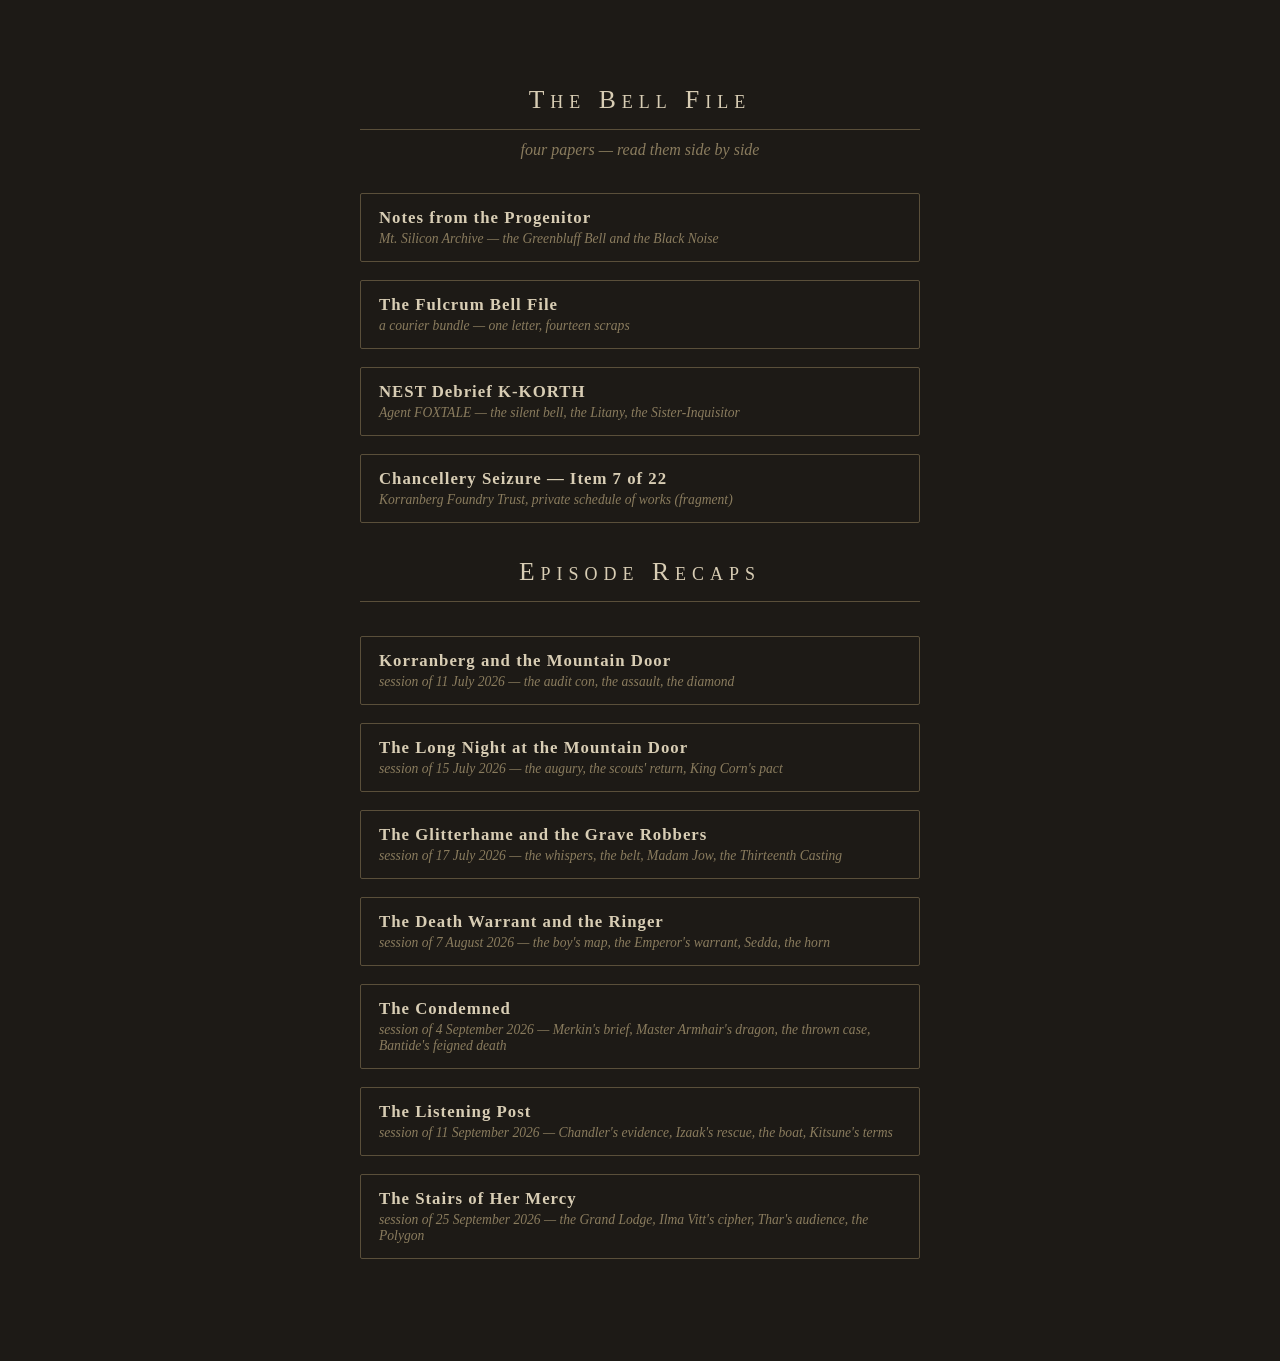
<file: index.html>
<!DOCTYPE html>
<html><head><meta charset="utf-8">
<meta name="viewport" content="width=device-width, initial-scale=1">
<title>SHARN — Handouts</title>
<style>
body{background:#1d1a16;color:#d8cdb4;font-family:Georgia,'Times New Roman',serif;
 display:flex;justify-content:center;padding:60px 16px}
main{max-width:560px;width:100%}
h1{font-variant:small-caps;letter-spacing:6px;font-weight:normal;font-size:1.6rem;
 text-align:center;border-bottom:1px solid #5a4f3a;padding-bottom:14px}
p.sub{text-align:center;font-style:italic;color:#8a7c5e;margin-top:-6px}
ul{list-style:none;padding:0;margin:34px 0}
li{margin:0 0 18px}
a{display:block;color:#d8cdb4;text-decoration:none;border:1px solid #5a4f3a;
 padding:14px 18px;border-radius:2px;transition:background .15s,border-color .15s}
a:hover{background:#2a251d;border-color:#8a7c5e}
a b{display:block;font-size:1.05rem;letter-spacing:1px}
a span{display:block;font-size:.85rem;color:#8a7c5e;font-style:italic;margin-top:3px}
</style>
</head>
<body><main>
<h1>The Bell File</h1>
<p class="sub">four papers — read them side by side</p>
<ul>
<li><a href="hells-bells-dossier.html"><b>Notes from the Progenitor</b><span>Mt. Silicon Archive — the Greenbluff Bell and the Black Noise</span></a></li>
<li><a href="fulcrum-bell-file.html"><b>The Fulcrum Bell File</b><span>a courier bundle — one letter, fourteen scraps</span></a></li>
<li><a href="foxtale-debrief.html"><b>NEST Debrief K-KORTH</b><span>Agent FOXTALE — the silent bell, the Litany, the Sister-Inquisitor</span></a></li>
<li><a href="caius-foundry-manifest.html"><b>Chancellery Seizure — Item 7 of 22</b><span>Korranberg Foundry Trust, private schedule of works (fragment)</span></a></li>
</ul>
<h1>Episode Recaps</h1>
<ul>
<li><a href="session-2026-07-11-recap.html"><b>Korranberg and the Mountain Door</b><span>session of 11 July 2026 — the audit con, the assault, the diamond</span></a></li>
<li><a href="session-2026-07-15-recap.html"><b>The Long Night at the Mountain Door</b><span>session of 15 July 2026 — the augury, the scouts' return, King Corn's pact</span></a></li>
<li><a href="session-2026-07-17-recap.html"><b>The Glitterhame and the Grave Robbers</b><span>session of 17 July 2026 — the whispers, the belt, Madam Jow, the Thirteenth Casting</span></a></li>
<li><a href="session-2026-08-07-recap.html"><b>The Death Warrant and the Ringer</b><span>session of 7 August 2026 — the boy's map, the Emperor's warrant, Sedda, the horn</span></a></li>
<li><a href="session-2026-09-04-recap.html"><b>The Condemned</b><span>session of 4 September 2026 — Merkin's brief, Master Armhair's dragon, the thrown case, Bantide's feigned death</span></a></li>
<li><a href="session-2026-09-11-recap.html"><b>The Listening Post</b><span>session of 11 September 2026 — Chandler's evidence, Izaak's rescue, the boat, Kitsune's terms</span></a></li>
<li><a href="session-2026-09-25-recap.html"><b>The Stairs of Her Mercy</b><span>session of 25 September 2026 — the Grand Lodge, Ilma Vitt's cipher, Thar's audience, the Polygon</span></a></li>
</ul>
</main></body></html>
</file>
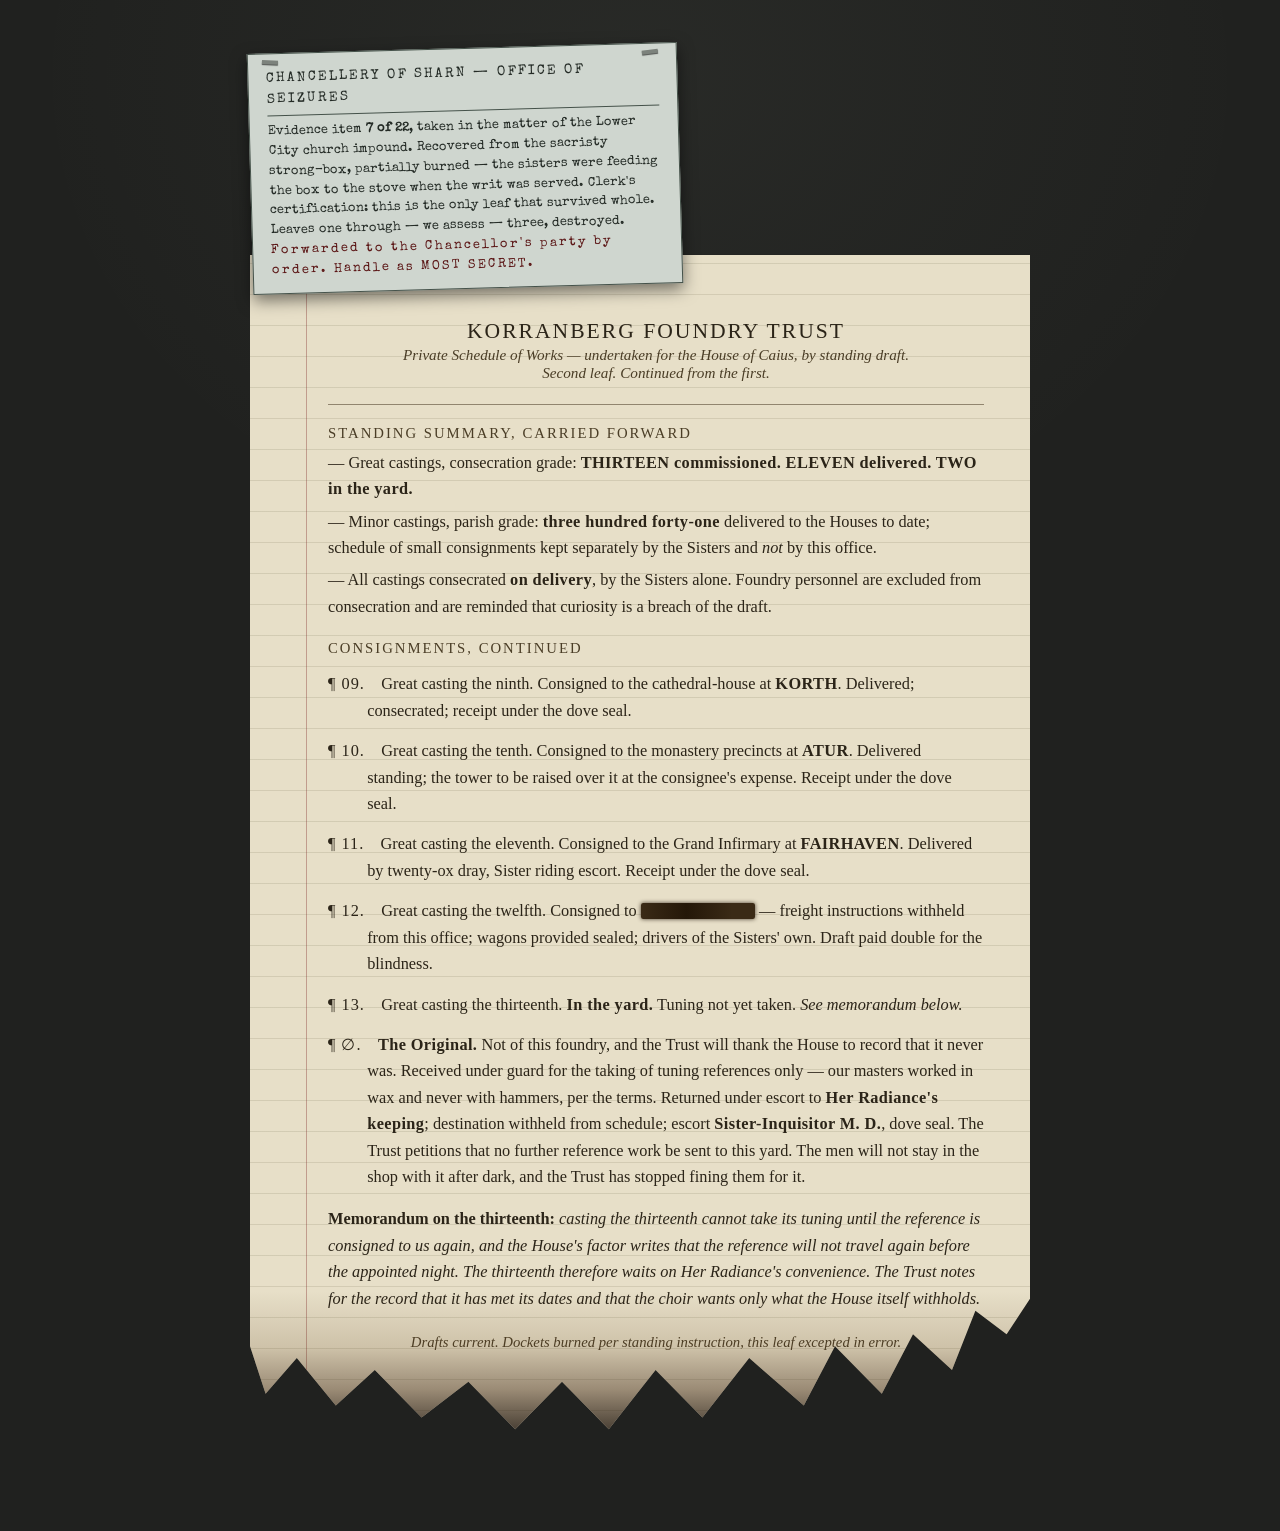
<file: caius-foundry-manifest.html>
<!DOCTYPE html>
<html><head><meta charset="utf-8">
<meta name="viewport" content="width=device-width, initial-scale=1">
<title>Chancellery Seizure — Korranberg Foundry Schedule (fragment)</title>
<link rel="preconnect" href="https://fonts.googleapis.com">
<link rel="preconnect" href="https://fonts.gstatic.com" crossorigin>
<link href="https://fonts.googleapis.com/css2?family=IM+Fell+English:ital@0;1&family=IM+Fell+DW+Pica:ital@0;1&family=Special+Elite&display=swap" rel="stylesheet">
<style>
/* ============ KORRANBERG FOUNDRY TRUST — seized ledger leaf ============
   Cold Imperial paperwork: ruled stationery, clerk's roman hand,
   fire-charred lower edge, and the Chancellery's evidence docket
   stapled over one corner.                                            */
*{box-sizing:border-box}
html,body{margin:0;padding:0}
body{
  background:#20211f;
  background-image:radial-gradient(ellipse 80% 55% at 50% 5%, rgba(200,210,190,.05), transparent 60%);
  padding:48px 12px 90px;
  font-family:'IM Fell English',serif;
}
.wrap{max-width:780px;margin:0 auto;position:relative}

/* ---- evidence docket (stapled over the top-left corner) ---- */
.docket{
  position:relative;z-index:3;width:min(430px,94%);
  margin:0 0 -34px 0;
  background:#cfd6cf;
  border:1.5px solid #45524a;
  padding:14px 18px 12px;
  transform:rotate(-1.6deg);
  box-shadow:0 6px 16px rgba(0,0,0,.5);
  font-family:'Special Elite',monospace;color:#232a25;font-size:.8rem;line-height:1.55;
}
.docket h3{margin:0 0 6px;font-size:.85rem;letter-spacing:2px;font-weight:normal;
  border-bottom:1px solid #45524a;padding-bottom:5px}
.docket .most-secret{color:#5a1414;letter-spacing:2px}
.docket::before,.docket::after{ /* staples */
  content:"";position:absolute;width:16px;height:4px;background:#7c827c;
  box-shadow:0 1px 1px rgba(0,0,0,.6);
}
.docket::before{top:6px;left:14px;transform:rotate(4deg)}
.docket::after{top:6px;right:18px;transform:rotate(-6deg)}

/* ---- the ledger leaf ---- */
.leaf{
  position:relative;z-index:1;
  background:#e7dfc8;
  background-image:
    repeating-linear-gradient(0deg, transparent 0 30px, rgba(90,80,50,.14) 30px 31px),
    linear-gradient(90deg, transparent 0 56px, rgba(122,31,31,.35) 56px 57px, transparent 57px);
  color:#2b2418;
  padding:64px 46px 90px 78px;
  box-shadow:0 12px 34px rgba(0,0,0,.6);
  /* charred lower edge */
  clip-path:polygon(0 0,100% 0,100% 88%,97% 91%,93% 89%,90% 94%,85% 91%,81% 96%,75% 92%,71% 97%,64% 93%,58% 98%,52% 94%,46% 99%,40% 95%,34% 99%,28% 95%,22% 98%,16% 94%,11% 97%,6% 93%,2% 96%,0 92%);
}
.leaf::after{ /* scorch shading along the burn */
  content:"";position:absolute;left:0;right:0;bottom:0;height:150px;pointer-events:none;
  background:linear-gradient(0deg, rgba(20,12,6,.85) 0%, rgba(60,35,15,.45) 34%, rgba(90,60,25,.18) 62%, transparent 100%);
}
.leaf h2{
  margin:0 0 2px;text-align:center;font-size:1.35rem;letter-spacing:2px;font-weight:normal;
  font-family:'IM Fell DW Pica',serif;
}
.leaf .sub{
  text-align:center;font-style:italic;font-size:.95rem;margin:0 0 22px;color:#4a3d26;
}
.rule{border:none;border-top:1.5px solid rgba(60,45,25,.5);margin:16px 0}
h4{
  font-size:.92rem;letter-spacing:2px;font-weight:normal;margin:20px 0 8px;
  color:#4a3d26;font-family:'IM Fell DW Pica',serif;
}
.summary p, .entry, .memo{font-size:1.02rem;line-height:1.62}
.summary p{margin:6px 0}
.entry{margin:14px 0;padding-left:2.4em;text-indent:-2.4em}
.entry .pilcrow{font-family:'IM Fell DW Pica',serif;letter-spacing:1px}
.burned{
  display:inline-block;min-width:7em;height:.95em;vertical-align:-.15em;border-radius:2px;
  background:linear-gradient(90deg, #3a2a16, #241708 40%, #3a2a16 80%);
  box-shadow:0 0 4px rgba(30,18,6,.8);
}
.memo{margin:16px 0 0;font-style:italic}
.memo b{font-style:normal}
.closing{margin:22px 0 0;font-size:.92rem;font-style:italic;color:#4a3d26;text-align:center}
strong{letter-spacing:.4px}
em{font-style:italic}
@media print{
  body{background:#fff;padding:0}
  .leaf{box-shadow:none}
  .docket{box-shadow:none}
}
@media (max-width:640px){ .leaf{padding:54px 22px 90px 48px} }
</style>
</head>
<body>
<div class="wrap">

<div class="docket">
<h3>CHANCELLERY OF SHARN — OFFICE OF SEIZURES</h3>
Evidence item <b>7 of 22</b>, taken in the matter of the Lower City church impound. Recovered from the sacristy strong-box, partially burned — the sisters were feeding the box to the stove when the writ was served. Clerk's certification: this is the only leaf that survived whole. Leaves one through — we assess — three, destroyed.<br>
<span class="most-secret">Forwarded to the Chancellor's party by order. Handle as MOST SECRET.</span>
</div>

<div class="leaf">
<h2>KORRANBERG FOUNDRY TRUST</h2>
<p class="sub">Private Schedule of Works — undertaken for the House of Caius, by standing draft.<br>Second leaf. Continued from the first.</p>
<hr class="rule">

<h4>STANDING SUMMARY, CARRIED FORWARD</h4>
<div class="summary">
<p>— Great castings, consecration grade: <strong>THIRTEEN commissioned. ELEVEN delivered. TWO in the yard.</strong></p>
<p>— Minor castings, parish grade: <strong>three hundred forty-one</strong> delivered to the Houses to date; schedule of small consignments kept separately by the Sisters and <em>not</em> by this office.</p>
<p>— All castings consecrated <strong>on delivery</strong>, by the Sisters alone. Foundry personnel are excluded from consecration and are reminded that curiosity is a breach of the draft.</p>
</div>

<h4>CONSIGNMENTS, CONTINUED</h4>

<p class="entry"><span class="pilcrow">¶ 09.</span>&emsp;Great casting the ninth. Consigned to the cathedral-house at <strong>KORTH</strong>. Delivered; consecrated; receipt under the dove seal.</p>

<p class="entry"><span class="pilcrow">¶ 10.</span>&emsp;Great casting the tenth. Consigned to the monastery precincts at <strong>ATUR</strong>. Delivered standing; the tower to be raised over it at the consignee's expense. Receipt under the dove seal.</p>

<p class="entry"><span class="pilcrow">¶ 11.</span>&emsp;Great casting the eleventh. Consigned to the Grand Infirmary at <strong>FAIRHAVEN</strong>. Delivered by twenty-ox dray, Sister riding escort. Receipt under the dove seal.</p>

<p class="entry"><span class="pilcrow">¶ 12.</span>&emsp;Great casting the twelfth. Consigned to <span class="burned"></span> — freight instructions withheld from this office; wagons provided sealed; drivers of the Sisters' own. Draft paid double for the blindness.</p>

<p class="entry"><span class="pilcrow">¶ 13.</span>&emsp;Great casting the thirteenth. <strong>In the yard.</strong> Tuning not yet taken. <em>See memorandum below.</em></p>

<p class="entry"><span class="pilcrow">¶ ∅.</span>&emsp;<strong>The Original.</strong> Not of this foundry, and the Trust will thank the House to record that it never was. Received under guard for the taking of tuning references only — our masters worked in wax and never with hammers, per the terms. Returned under escort to <strong>Her Radiance's keeping</strong>; destination withheld from schedule; escort <strong>Sister-Inquisitor M. D.</strong>, dove seal. The Trust petitions that no further reference work be sent to this yard. The men will not stay in the shop with it after dark, and the Trust has stopped fining them for it.</p>

<p class="memo"><b>Memorandum on the thirteenth:</b> casting the thirteenth cannot take its tuning until the reference is consigned to us again, and the House's factor writes that the reference <em>will not travel again</em> before the appointed night. The thirteenth therefore waits on Her Radiance's convenience. The Trust notes for the record that it has met its dates and that the choir wants only what the House itself withholds.</p>

<p class="closing">Drafts current. Dockets burned per standing instruction, this leaf excepted in error.</p>
</div>

</div>
</body></html>
</file>
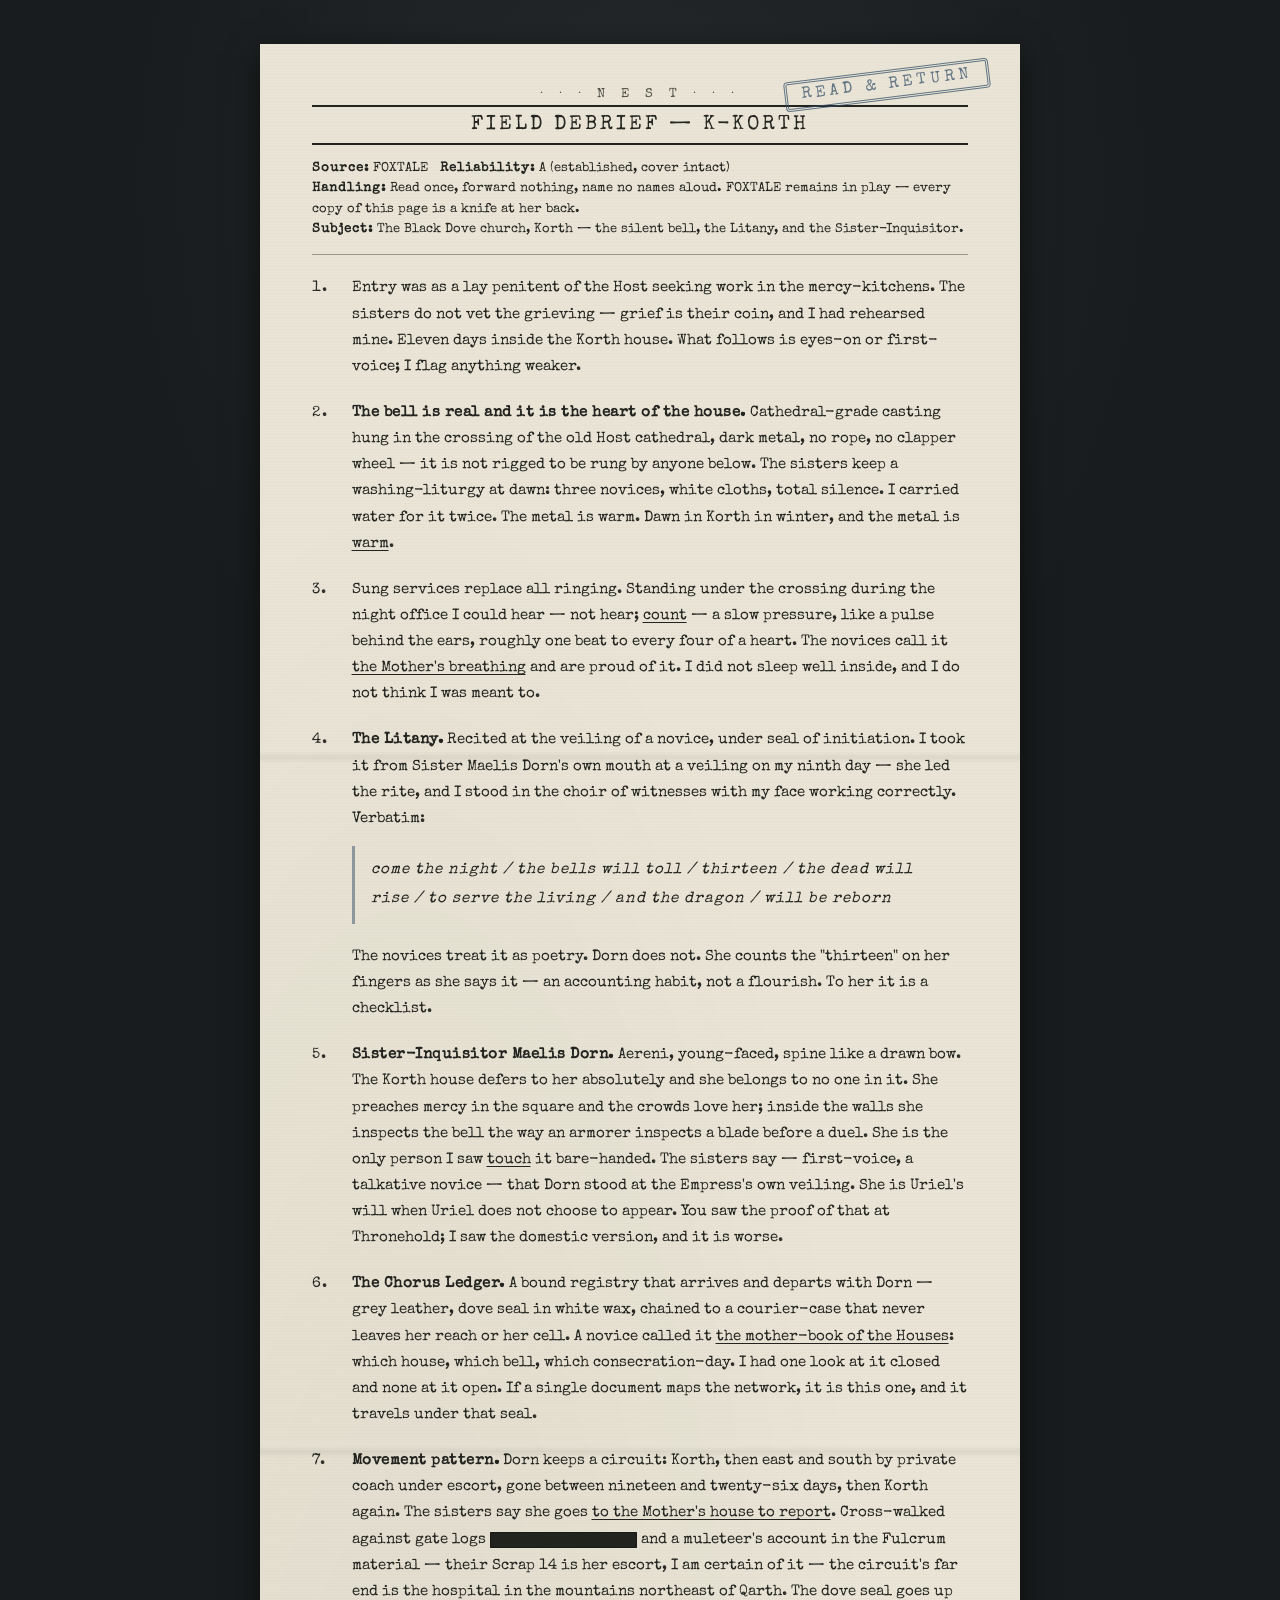
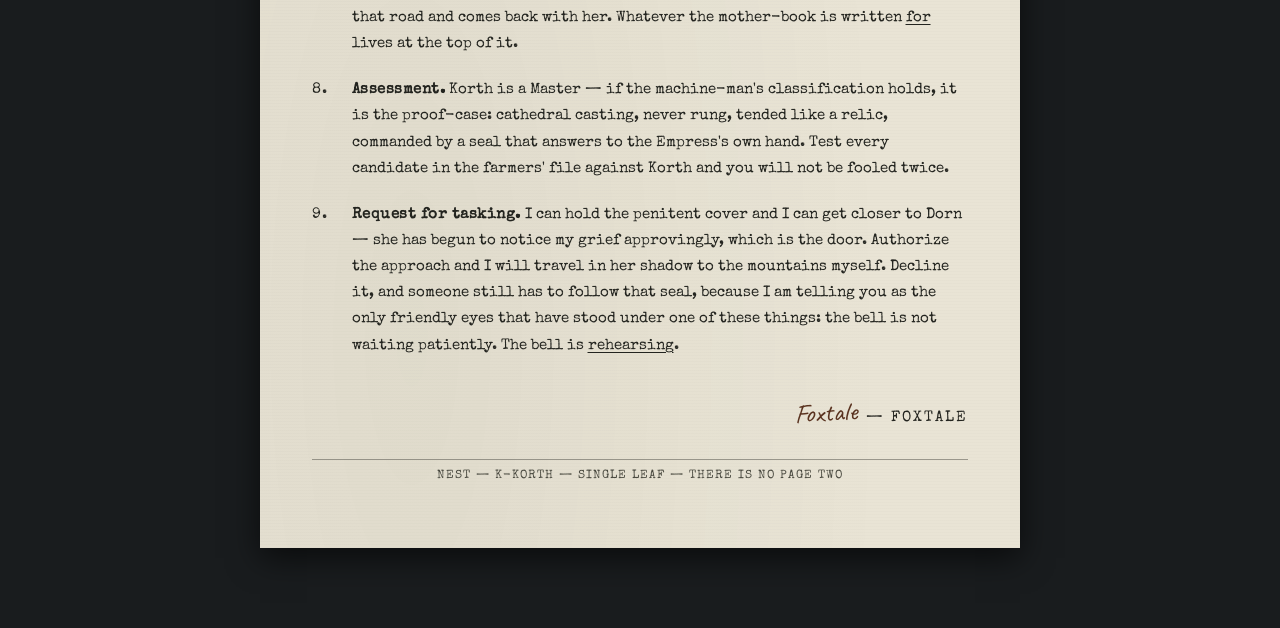
<file: foxtale-debrief.html>
<!DOCTYPE html>
<html><head><meta charset="utf-8">
<meta name="viewport" content="width=device-width, initial-scale=1">
<title>NEST Debrief K-KORTH — Agent FOXTALE</title>
<link rel="preconnect" href="https://fonts.googleapis.com">
<link rel="preconnect" href="https://fonts.gstatic.com" crossorigin>
<link href="https://fonts.googleapis.com/css2?family=Special+Elite&family=Caveat:wght@600&display=swap" rel="stylesheet">
<style>
/* ============ NEST FIELD DEBRIEF — typewritten, one lamp, no copies ============ */
*{box-sizing:border-box}
html,body{margin:0;padding:0}
body{
  background:#191c1e;
  background-image:radial-gradient(ellipse 70% 50% at 50% 8%, rgba(220,230,235,.06), transparent 60%);
  padding:44px 12px 80px;
  font-family:'Special Elite',monospace;
}
.sheet{
  max-width:760px;margin:0 auto;position:relative;
  background:#e9e4d5;
  background-image:
    radial-gradient(ellipse at 20% 90%, rgba(80,80,60,.06), transparent 55%),
    repeating-linear-gradient(0deg, rgba(0,0,0,.012) 0 1px, transparent 1px 3px);
  color:#23241f;
  padding:44px 52px 56px;
  box-shadow:0 10px 30px rgba(0,0,0,.6);
}
.sheet::after{ /* faint fold lines — carried folded in a coat */
  content:"";position:absolute;inset:0;pointer-events:none;
  background:
    linear-gradient(0deg, transparent 32.8%, rgba(0,0,0,.05) 33.1%, rgba(255,255,255,.06) 33.4%, transparent 33.8%),
    linear-gradient(0deg, transparent 65.8%, rgba(0,0,0,.05) 66.1%, rgba(255,255,255,.06) 66.4%, transparent 66.8%);
}
.stamp{
  position:absolute;top:26px;right:30px;transform:rotate(-7deg);
  border:3px double #35506b;color:#35506b;border-radius:4px;
  padding:4px 14px;font-size:1rem;letter-spacing:4px;opacity:.75;
}
.wing{ /* the NEST mark */
  text-align:center;font-size:.8rem;letter-spacing:6px;color:#4a4a40;margin:0 0 4px;
}
h1{
  text-align:center;font-size:1.25rem;font-weight:normal;letter-spacing:3px;margin:0 0 2px;
  border-top:2px solid #23241f;border-bottom:2px solid #23241f;padding:8px 0;
}
.routing{
  font-size:.82rem;line-height:1.55;margin:14px 0 6px;
  border-bottom:1px solid rgba(35,36,31,.4);padding-bottom:14px;
}
.routing b{letter-spacing:1px}
.para{margin:20px 0 0;font-size:.95rem;line-height:1.72}
.para .n{
  float:left;width:2.1em;font-size:.95rem;letter-spacing:1px;
}
.para .body{display:block;margin-left:2.6em}
.litany{
  margin:14px 0 0 2.6em;padding:10px 16px;
  border-left:3px solid rgba(53,80,107,.5);
  font-style:italic;font-size:.95rem;line-height:1.9;letter-spacing:1px;
}
.redact{
  background:#23241f;color:#23241f;padding:0 .3em;border-radius:1px;user-select:none;
  box-shadow:inset 0 0 2px #000;
}
em{text-decoration:underline;font-style:normal;text-underline-offset:3px;text-decoration-thickness:1px}
strong{letter-spacing:.5px}
.sig{
  margin-top:36px;text-align:right;
}
.sig .type{font-size:.95rem;letter-spacing:2px}
.sig .hand{font-family:'Caveat',cursive;font-size:1.7rem;color:#5a3320;transform:rotate(-3deg);display:inline-block;margin-right:8px}
.foot{
  margin-top:30px;padding-top:10px;border-top:1px solid rgba(35,36,31,.4);
  font-size:.72rem;letter-spacing:1px;text-align:center;color:#4a4a40;
}
@media print{
  body{background:#fff;padding:0}
  .sheet{box-shadow:none;max-width:none}
}
@media (max-width:640px){ .sheet{padding:34px 20px 44px} .stamp{top:12px;right:12px;font-size:.8rem} }
</style>
</head>
<body>
<div class="sheet">
<div class="stamp">READ &amp; RETURN</div>
<p class="wing">· · · N E S T · · ·</p>
<h1>FIELD DEBRIEF — K-KORTH</h1>
<div class="routing">
<b>Source:</b> FOXTALE &nbsp;&nbsp;<b>Reliability:</b> A (established, cover intact)<br>
<b>Handling:</b> Read once, forward nothing, name no names aloud. FOXTALE remains in play — every copy of this page is a knife at her back.<br>
<b>Subject:</b> The Black Dove church, Korth — the silent bell, the Litany, and the Sister-Inquisitor.
</div>

<p class="para"><span class="n">1.</span><span class="body">Entry was as a lay penitent of the Host seeking work in the mercy-kitchens. The sisters do not vet the grieving — grief is their coin, and I had rehearsed mine. Eleven days inside the Korth house. What follows is eyes-on or first-voice; I flag anything weaker.</span></p>

<p class="para"><span class="n">2.</span><span class="body"><strong>The bell is real and it is the heart of the house.</strong> Cathedral-grade casting hung in the crossing of the old Host cathedral, dark metal, no rope, no clapper wheel — it is not rigged to be rung by anyone below. The sisters keep a washing-liturgy at dawn: three novices, white cloths, total silence. I carried water for it twice. The metal is warm. Dawn in Korth in winter, and the metal is <em>warm</em>.</span></p>

<p class="para"><span class="n">3.</span><span class="body">Sung services replace all ringing. Standing under the crossing during the night office I could hear — not hear; <em>count</em> — a slow pressure, like a pulse behind the ears, roughly one beat to every four of a heart. The novices call it <em>the Mother's breathing</em> and are proud of it. I did not sleep well inside, and I do not think I was meant to.</span></p>

<p class="para"><span class="n">4.</span><span class="body"><strong>The Litany.</strong> Recited at the veiling of a novice, under seal of initiation. I took it from Sister Maelis Dorn's own mouth at a veiling on my ninth day — she led the rite, and I stood in the choir of witnesses with my face working correctly. Verbatim:</span></p>
<div class="litany">come the night / the bells will toll / thirteen / the dead will rise / to serve the living / and the dragon / will be reborn</div>
<p class="para"><span class="n">&nbsp;</span><span class="body">The novices treat it as poetry. Dorn does not. She counts the "thirteen" on her fingers as she says it — an accounting habit, not a flourish. To her it is a checklist.</span></p>

<p class="para"><span class="n">5.</span><span class="body"><strong>Sister-Inquisitor Maelis Dorn.</strong> Aereni, young-faced, spine like a drawn bow. The Korth house defers to her absolutely and she belongs to no one in it. She preaches mercy in the square and the crowds love her; inside the walls she inspects the bell the way an armorer inspects a blade before a duel. She is the only person I saw <em>touch</em> it bare-handed. The sisters say — first-voice, a talkative novice — that Dorn stood at the Empress's own veiling. She is Uriel's will when Uriel does not choose to appear. You saw the proof of that at Thronehold; I saw the domestic version, and it is worse.</span></p>

<p class="para"><span class="n">6.</span><span class="body"><strong>The Chorus Ledger.</strong> A bound registry that arrives and departs with Dorn — grey leather, dove seal in white wax, chained to a courier-case that never leaves her reach or her cell. A novice called it <em>the mother-book of the Houses</em>: which house, which bell, which consecration-day. I had one look at it closed and none at it open. If a single document maps the network, it is this one, and it travels under that seal.</span></p>

<p class="para"><span class="n">7.</span><span class="body"><strong>Movement pattern.</strong> Dorn keeps a circuit: Korth, then east and south by private coach under escort, gone between nineteen and twenty-six days, then Korth again. The sisters say she goes <em>to the Mother's house to report</em>. Cross-walked against gate logs <span class="redact">redacted redacted</span> and a muleteer's account in the Fulcrum material — their Scrap 14 is her escort, I am certain of it — the circuit's far end is the hospital in the mountains northeast of Qarth. The dove seal goes up that road and comes back with her. Whatever the mother-book is written <em>for</em> lives at the top of it.</span></p>

<p class="para"><span class="n">8.</span><span class="body"><strong>Assessment.</strong> Korth is a Master — if the machine-man's classification holds, it is the proof-case: cathedral casting, never rung, tended like a relic, commanded by a seal that answers to the Empress's own hand. Test every candidate in the farmers' file against Korth and you will not be fooled twice.</span></p>

<p class="para"><span class="n">9.</span><span class="body"><strong>Request for tasking.</strong> I can hold the penitent cover and I can get closer to Dorn — she has begun to notice my grief approvingly, which is the door. Authorize the approach and I will travel in her shadow to the mountains myself. Decline it, and someone still has to follow that seal, because I am telling you as the only friendly eyes that have stood under one of these things: the bell is not waiting patiently. The bell is <em>rehearsing</em>.</span></p>

<div class="sig"><span class="hand">Foxtale</span><span class="type">— FOXTALE</span></div>
<p class="foot">NEST — K-KORTH — SINGLE LEAF — THERE IS NO PAGE TWO</p>
</div>
</body></html>
</file>
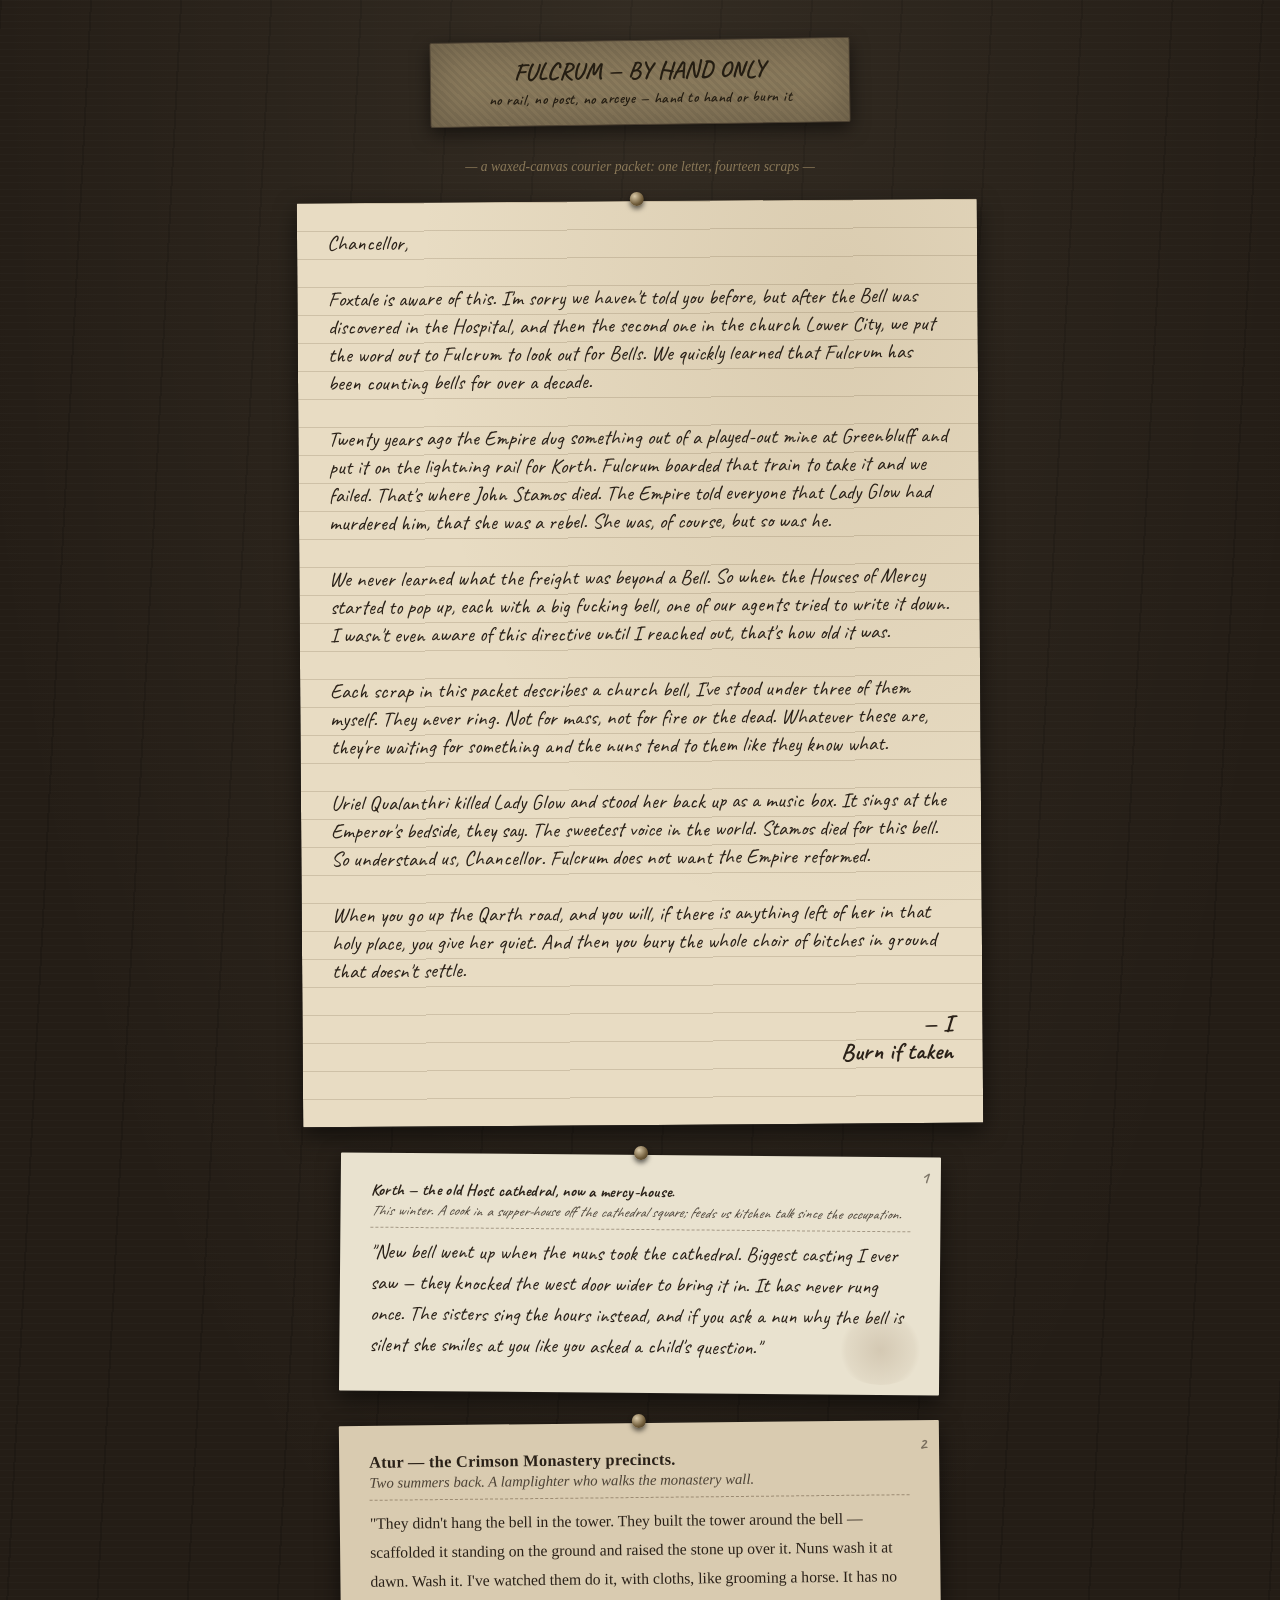
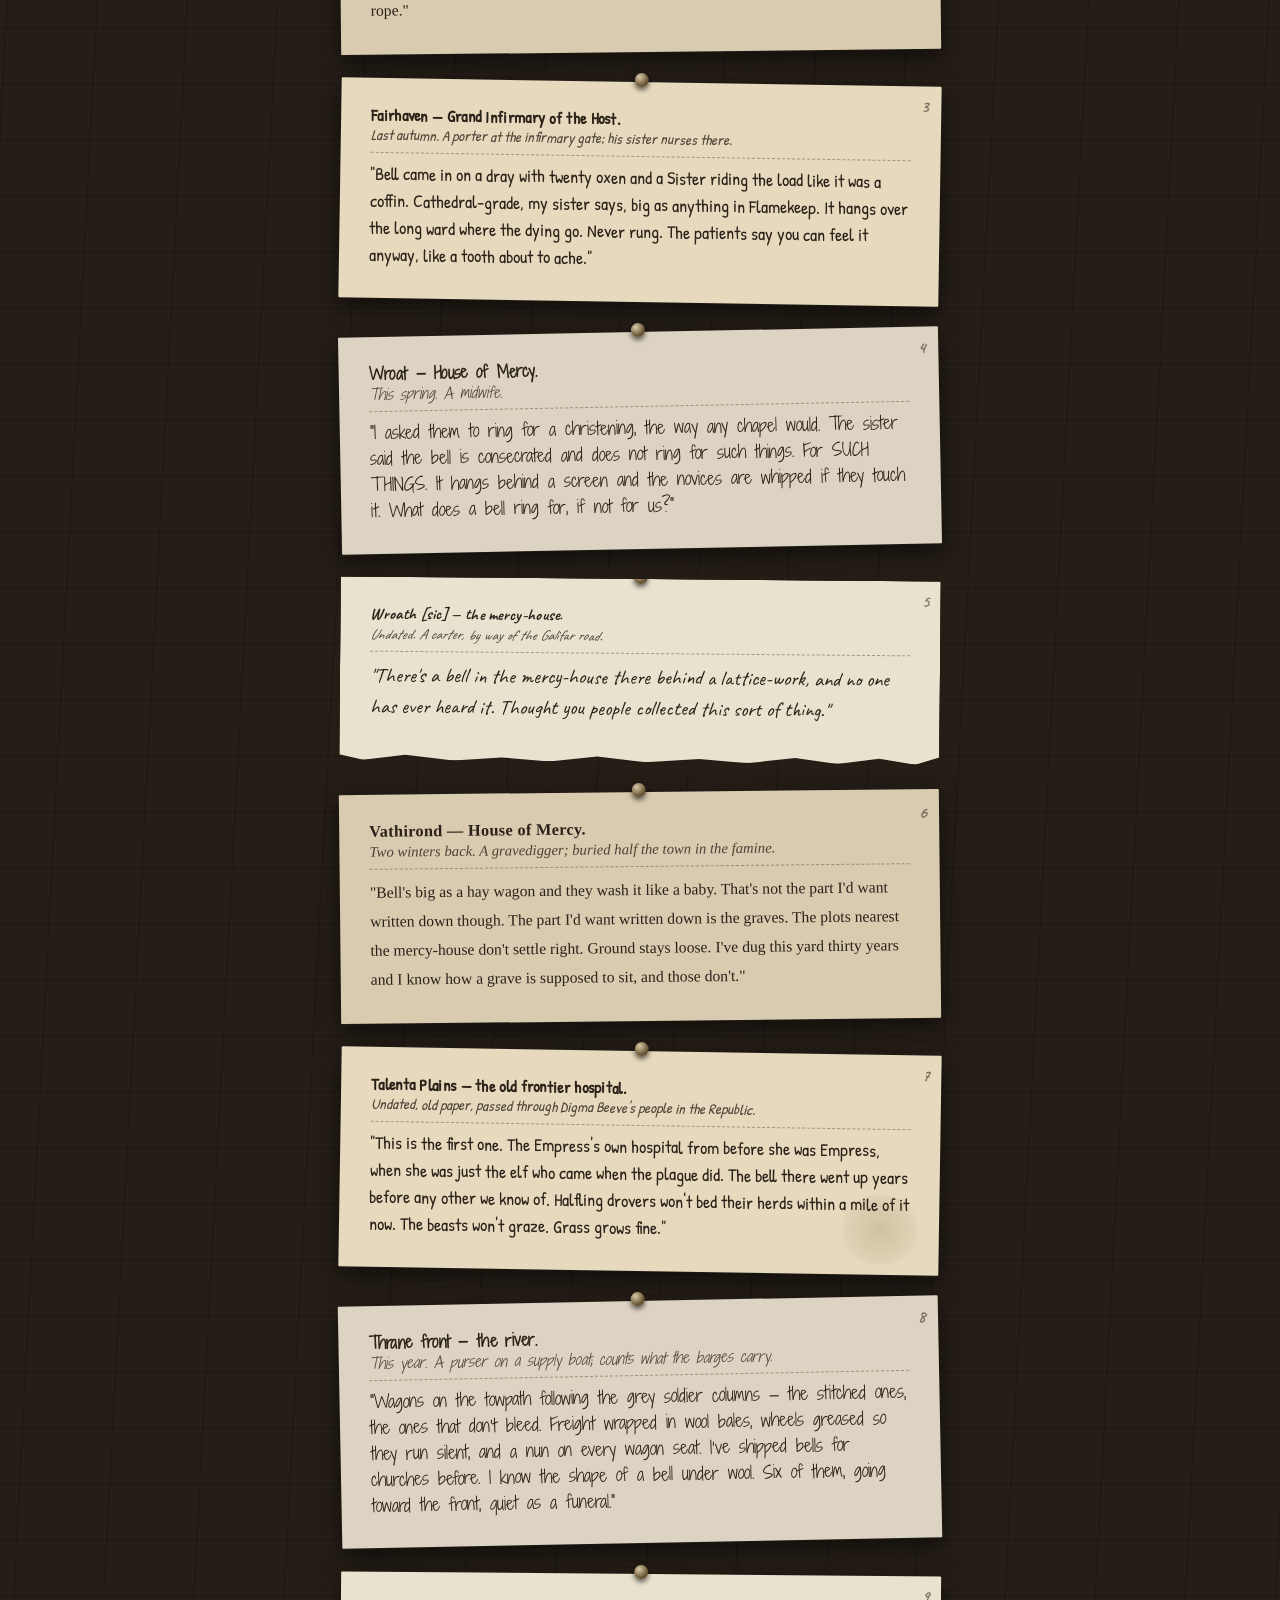
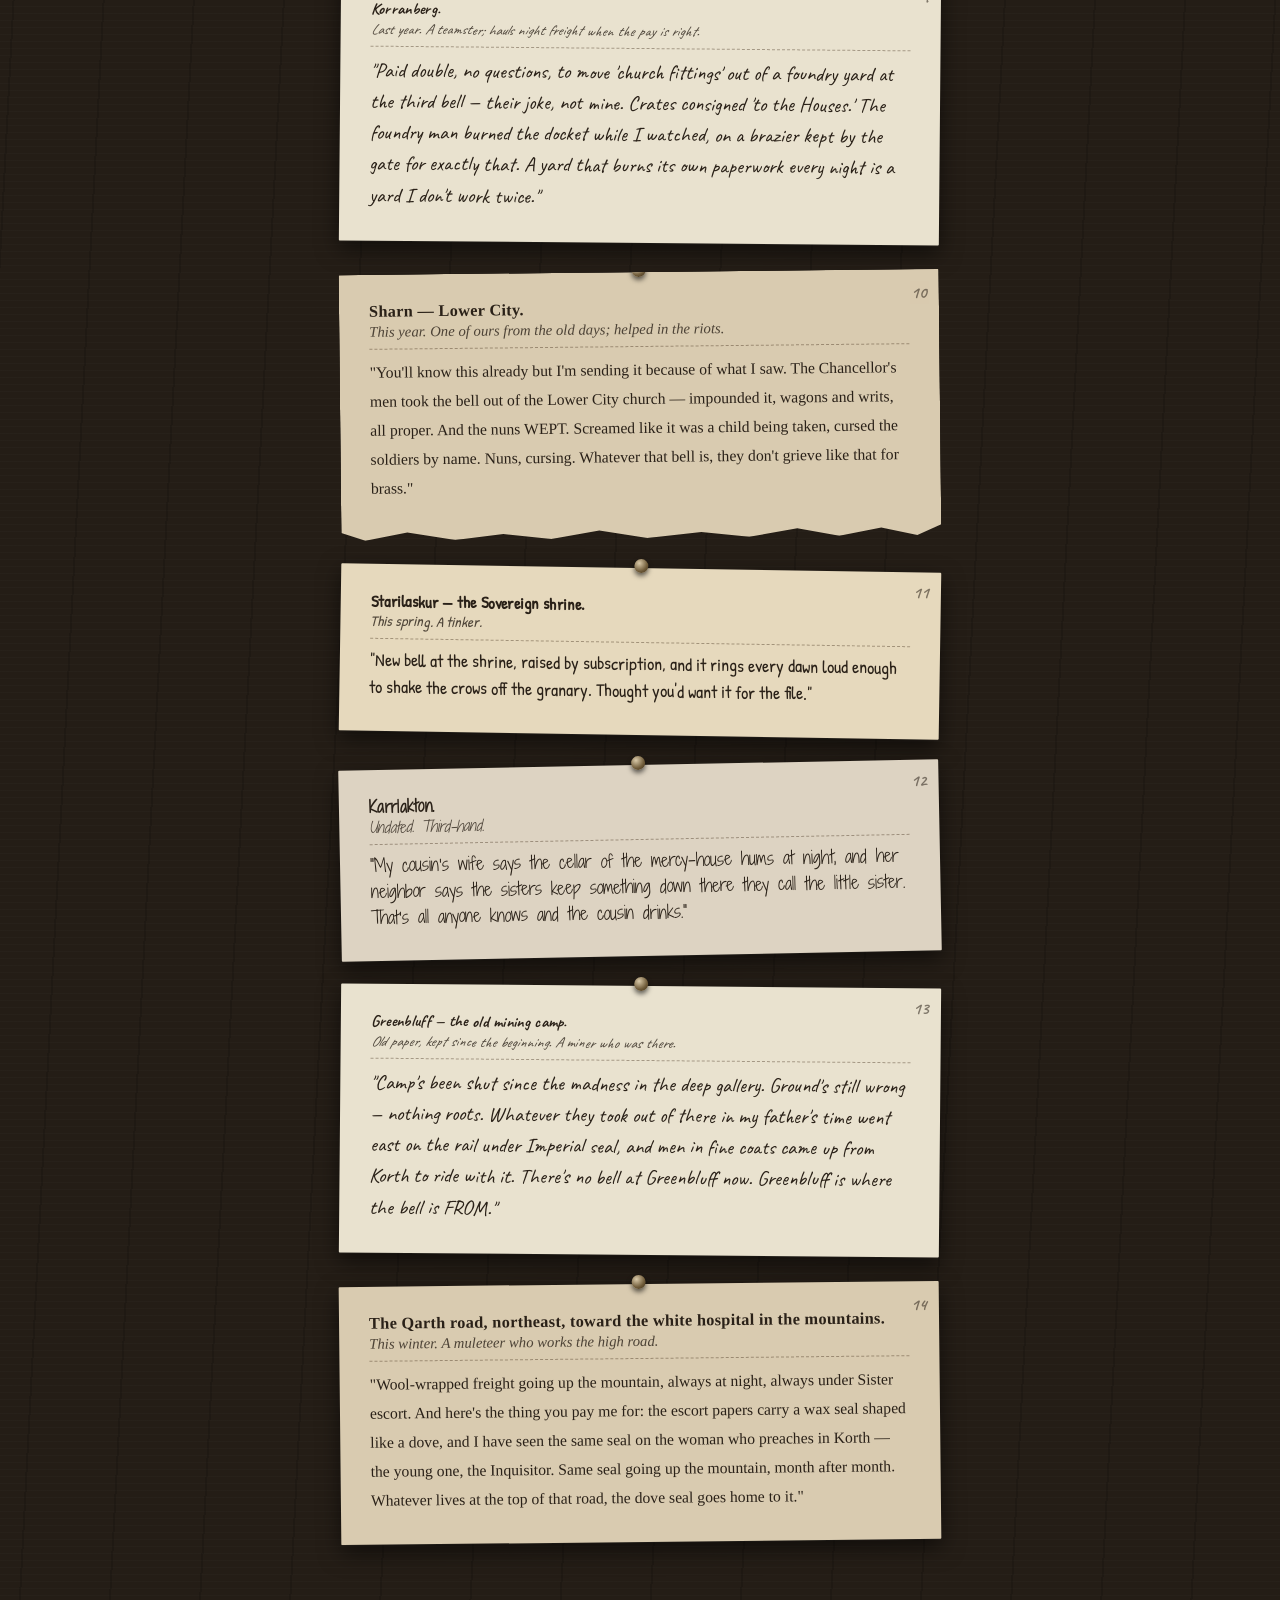
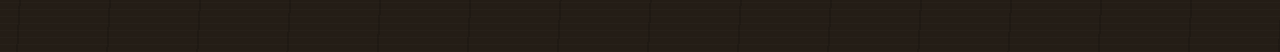
<file: fulcrum-bell-file.html>
<!DOCTYPE html>
<html><head><meta charset="utf-8">
<meta name="viewport" content="width=device-width, initial-scale=1">
<title>The Fulcrum Bell File — courier bundle</title>
<link rel="preconnect" href="https://fonts.googleapis.com">
<link rel="preconnect" href="https://fonts.gstatic.com" crossorigin>
<link href="https://fonts.googleapis.com/css2?family=Caveat:wght@400;600;700&family=Homemade+Apple&family=Patrick+Hand&family=Shadows+Into+Light+Two&family=IM+Fell+English:ital@0;1&display=swap" rel="stylesheet">
<style>
/* ============ THE FULCRUM BELL FILE — courier bundle ============
   Visual language: NOT an intelligence product. A waxed-canvas packet
   emptied onto a farmhouse table: one cover letter, fourteen mismatched
   scraps, one last page written harder than the rest.               */
:root{
  --table:#241d16;
  --ink:#2a2118;
  --ink-hard:#1a120b;
}
*{box-sizing:border-box}
html,body{margin:0;padding:0}
body{
  background:var(--table);
  background-image:
    radial-gradient(ellipse 90% 60% at 50% 0%, rgba(255,240,200,.07), transparent 60%),
    repeating-linear-gradient(93deg, rgba(0,0,0,.14) 0 2px, transparent 2px 90px),
    repeating-linear-gradient(0deg, rgba(255,255,255,.015) 0 1px, transparent 1px 7px);
  font-family:'Patrick Hand',cursive;
  color:var(--ink);
  padding:40px 12px 80px;
}
.bundle{max-width:860px;margin:0 auto}

/* ---- the packet label ---- */
.packet-label{
  width:min(420px,90%);margin:0 auto 34px;padding:14px 18px 16px;
  background:#8a7a5c;
  background-image:repeating-linear-gradient(45deg, rgba(0,0,0,.06) 0 3px, transparent 3px 6px);
  border:1px solid #4c4132;border-radius:2px;
  box-shadow:0 6px 18px rgba(0,0,0,.55), inset 0 0 40px rgba(0,0,0,.25);
  color:#241d12;text-align:center;
  font-family:'Caveat',cursive;font-weight:700;font-size:1.5rem;line-height:1.25;
  transform:rotate(-.8deg);
}
.packet-label small{display:block;font-size:.95rem;font-weight:600;margin-top:4px;letter-spacing:.5px}

/* ---- shared paper ---- */
.paper{
  position:relative;
  margin:0 auto 30px;padding:26px 30px 30px;
  box-shadow:0 8px 22px rgba(0,0,0,.55), 0 1px 0 rgba(255,255,255,.05);
  border-radius:1px;
}
.paper::before{ /* pin */
  content:"";position:absolute;top:-9px;left:50%;margin-left:-7px;width:14px;height:14px;
  border-radius:50%;
  background:radial-gradient(circle at 35% 30%, #d9c9a8, #6f5b39 60%, #3a2d18);
  box-shadow:0 3px 5px rgba(0,0,0,.6);
}

/* ---- the cover letter ---- */
.cover{
  max-width:680px;
  background:#e8dcc3;
  background-image:
    repeating-linear-gradient(0deg, transparent 0 27px, rgba(90,70,40,.18) 27px 28px),
    radial-gradient(ellipse at 80% 10%, rgba(120,90,40,.12), transparent 55%);
  font-family:'Caveat',cursive;font-size:1.32rem;line-height:28px;
  color:var(--ink);
  transform:rotate(-.4deg);
}
.cover p{margin:0 0 28px}
.cover .sig{text-align:right;font-weight:700;font-size:1.5rem}

/* ---- the scraps ---- */
.scrap{max-width:600px;font-size:1.12rem;line-height:1.5}
.scrap h4{
  margin:0 0 8px;font-size:1.02rem;line-height:1.35;
  border-bottom:1px dashed rgba(60,40,20,.4);padding-bottom:6px;
}
.scrap h4 .where{font-weight:700;letter-spacing:.3px}
.scrap h4 .who{display:block;font-style:italic;font-weight:400;font-size:.92rem;opacity:.8}
.scrap p{margin:8px 0 0}
.scrap .num{
  position:absolute;top:8px;right:12px;
  font-family:'Caveat',cursive;font-weight:700;font-size:1.05rem;opacity:.55;
}
/* paper + hand variation — mismatched by design */
.scrap:nth-of-type(4n+1){background:#e6d9bd;transform:rotate(.9deg);font-family:'Patrick Hand',cursive}
.scrap:nth-of-type(4n+2){background:#ddd3c2;transform:rotate(-1.1deg);font-family:'Shadows Into Light Two',cursive;font-size:1.08rem}
.scrap:nth-of-type(4n+3){background:#e9e2cf;transform:rotate(.5deg);font-family:'Caveat',cursive;font-size:1.3rem}
.scrap:nth-of-type(4n){background:#d9cbb0;transform:rotate(-.6deg);font-family:'Homemade Apple',cursive;font-size:.98rem;line-height:1.85}
/* a couple of stains */
.scrap:nth-of-type(3)::after,.scrap:nth-of-type(9)::after{
  content:"";position:absolute;width:90px;height:70px;border-radius:50%;
  background:radial-gradient(circle, rgba(101,67,33,.16), rgba(101,67,33,.05) 60%, transparent 70%);
  right:14px;bottom:10px;pointer-events:none;
}
/* torn bottom edge on a few */
.scrap:nth-of-type(5n+2){
  clip-path:polygon(0 0,100% 0,100% 96%,96% 100%,90% 97%,83% 100%,76% 97%,68% 100%,60% 98%,51% 100%,43% 97%,35% 100%,27% 98%,19% 100%,11% 97%,4% 100%,0 97%);
  padding-bottom:38px;
}

/* ---- the last page ---- */
.lastpage{
  max-width:680px;
  background:#e3d5b8;
  background-image:
    repeating-linear-gradient(0deg, transparent 0 27px, rgba(90,60,30,.2) 27px 28px);
  font-family:'Caveat',cursive;font-size:1.34rem;line-height:28px;
  color:var(--ink-hard);
  transform:rotate(.3deg);
  border-left:3px solid rgba(122,31,31,.45);
}
.lastpage p{margin:0 0 28px}
.lastpage .sig{text-align:right;font-weight:700;font-size:1.4rem}
.lastpage strong{letter-spacing:.3px}

/* small print for the archivist's frame line */
.frameline{
  text-align:center;color:#a08c66;font-family:'IM Fell English',serif;font-style:italic;
  font-size:.85rem;margin:0 0 26px;opacity:.8;
}

@media print{
  body{background:#fff;padding:0}
  .paper{box-shadow:none;border:1px solid #bbb;page-break-inside:avoid;margin-bottom:16px}
  .packet-label{box-shadow:none;border:1px solid #999}
}
</style>
</head>
<body>
<div class="bundle">

<div class="packet-label">FULCRUM — BY HAND ONLY<small>no rail, no post, no arceye — hand to hand or burn it</small></div>
<p class="frameline">— a waxed-canvas courier packet: one letter, fourteen scraps —</p>

<!-- ============ COVER LETTER ============ -->
<div class="paper cover">
<p>Chancellor,</p>
<p>Foxtale is aware of this. I'm sorry we haven't told you before, but after the Bell was discovered in the Hospital, and then the second one in the church Lower City, we put the word out to Fulcrum to look out for Bells. We quickly learned that Fulcrum has been counting bells for over a decade.</p>
<p>Twenty years ago the Empire dug something out of a played-out mine at Greenbluff and put it on the lightning rail for Korth. Fulcrum boarded that train to take it and we failed. That's where John Stamos died. The Empire told everyone that Lady Glow had murdered him, that she was a rebel. She was, of course, but so was he.</p>
<p>We never learned what the freight was beyond a Bell. So when the Houses of Mercy started to pop up, each with a big fucking bell, one of our agents tried to write it down. I wasn't even aware of this directive until I reached out, that's how old it was.</p>
<p>Each scrap in this packet describes a church bell, I've stood under three of them myself. They never ring. Not for mass, not for fire or the dead. Whatever these are, they're waiting for something and the nuns tend to them like they know what.</p>
<p>Uriel Qualanthri killed Lady Glow and stood her back up as a music box. It sings at the Emperor's bedside, they say. The sweetest voice in the world. Stamos died for this bell. So understand us, Chancellor. Fulcrum does not want the Empire reformed.</p>
<p>When you go up the Qarth road, and you will, if there is anything left of her in that holy place, you give her quiet. And then you bury the whole choir of bitches in ground that doesn't settle.</p>
<p class="sig">— I<br>Burn if taken</p>
</div>

<!-- ============ THE SCRAPS ============ -->
<div class="paper scrap"><span class="num">1</span>
<h4><span class="where">Korth — the old Host cathedral, now a mercy-house.</span><span class="who">This winter. A cook in a supper-house off the cathedral square; feeds us kitchen talk since the occupation.</span></h4>
<p>"New bell went up when the nuns took the cathedral. Biggest casting I ever saw — they knocked the west door wider to bring it in. It has never rung once. The sisters sing the hours instead, and if you ask a nun why the bell is silent she smiles at you like you asked a child's question."</p>
</div>

<div class="paper scrap"><span class="num">2</span>
<h4><span class="where">Atur — the Crimson Monastery precincts.</span><span class="who">Two summers back. A lamplighter who walks the monastery wall.</span></h4>
<p>"They didn't hang the bell in the tower. They built the tower around the bell — scaffolded it standing on the ground and raised the stone up over it. Nuns wash it at dawn. Wash it. I've watched them do it, with cloths, like grooming a horse. It has no rope."</p>
</div>

<div class="paper scrap"><span class="num">3</span>
<h4><span class="where">Fairhaven — Grand Infirmary of the Host.</span><span class="who">Last autumn. A porter at the infirmary gate; his sister nurses there.</span></h4>
<p>"Bell came in on a dray with twenty oxen and a Sister riding the load like it was a coffin. Cathedral-grade, my sister says, big as anything in Flamekeep. It hangs over the long ward where the dying go. Never rung. The patients say you can feel it anyway, like a tooth about to ache."</p>
</div>

<div class="paper scrap"><span class="num">4</span>
<h4><span class="where">Wroat — House of Mercy.</span><span class="who">This spring. A midwife.</span></h4>
<p>"I asked them to ring for a christening, the way any chapel would. The sister said the bell is consecrated and does not ring for such things. For SUCH THINGS. It hangs behind a screen and the novices are whipped if they touch it. What does a bell ring for, if not for us?"</p>
</div>

<div class="paper scrap"><span class="num">5</span>
<h4><span class="where">Wroath [sic] — the mercy-house.</span><span class="who">Undated. A carter, by way of the Galifar road.</span></h4>
<p>"There's a bell in the mercy-house there behind a lattice-work, and no one has ever heard it. Thought you people collected this sort of thing."</p>
</div>

<div class="paper scrap"><span class="num">6</span>
<h4><span class="where">Vathirond — House of Mercy.</span><span class="who">Two winters back. A gravedigger; buried half the town in the famine.</span></h4>
<p>"Bell's big as a hay wagon and they wash it like a baby. That's not the part I'd want written down though. The part I'd want written down is the graves. The plots nearest the mercy-house don't settle right. Ground stays loose. I've dug this yard thirty years and I know how a grave is supposed to sit, and those don't."</p>
</div>

<div class="paper scrap"><span class="num">7</span>
<h4><span class="where">Talenta Plains — the old frontier hospital.</span><span class="who">Undated, old paper, passed through Digma Beeve's people in the Republic.</span></h4>
<p>"This is the first one. The Empress's own hospital from before she was Empress, when she was just the elf who came when the plague did. The bell there went up years before any other we know of. Halfling drovers won't bed their herds within a mile of it now. The beasts won't graze. Grass grows fine."</p>
</div>

<div class="paper scrap"><span class="num">8</span>
<h4><span class="where">Thrane front — the river.</span><span class="who">This year. A purser on a supply boat; counts what the barges carry.</span></h4>
<p>"Wagons on the towpath following the grey soldier columns — the stitched ones, the ones that don't bleed. Freight wrapped in wool bales, wheels greased so they run silent, and a nun on every wagon seat. I've shipped bells for churches before. I know the shape of a bell under wool. Six of them, going toward the front, quiet as a funeral."</p>
</div>

<div class="paper scrap"><span class="num">9</span>
<h4><span class="where">Korranberg.</span><span class="who">Last year. A teamster; hauls night freight when the pay is right.</span></h4>
<p>"Paid double, no questions, to move 'church fittings' out of a foundry yard at the third bell — their joke, not mine. Crates consigned 'to the Houses.' The foundry man burned the docket while I watched, on a brazier kept by the gate for exactly that. A yard that burns its own paperwork every night is a yard I don't work twice."</p>
</div>

<div class="paper scrap"><span class="num">10</span>
<h4><span class="where">Sharn — Lower City.</span><span class="who">This year. One of ours from the old days; helped in the riots.</span></h4>
<p>"You'll know this already but I'm sending it because of what I saw. The Chancellor's men took the bell out of the Lower City church — impounded it, wagons and writs, all proper. And the nuns WEPT. Screamed like it was a child being taken, cursed the soldiers by name. Nuns, cursing. Whatever that bell is, they don't grieve like that for brass."</p>
</div>

<div class="paper scrap"><span class="num">11</span>
<h4><span class="where">Starilaskur — the Sovereign shrine.</span><span class="who">This spring. A tinker.</span></h4>
<p>"New bell at the shrine, raised by subscription, and it rings every dawn loud enough to shake the crows off the granary. Thought you'd want it for the file."</p>
</div>

<div class="paper scrap"><span class="num">12</span>
<h4><span class="where">Karrlakton.</span><span class="who">Undated. Third-hand.</span></h4>
<p>"My cousin's wife says the cellar of the mercy-house hums at night, and her neighbor says the sisters keep something down there they call the little sister. That's all anyone knows and the cousin drinks."</p>
</div>

<div class="paper scrap"><span class="num">13</span>
<h4><span class="where">Greenbluff — the old mining camp.</span><span class="who">Old paper, kept since the beginning. A miner who was there.</span></h4>
<p>"Camp's been shut since the madness in the deep gallery. Ground's still wrong — nothing roots. Whatever they took out of there in my father's time went east on the rail under Imperial seal, and men in fine coats came up from Korth to ride with it. There's no bell at Greenbluff now. Greenbluff is where the bell is FROM."</p>
</div>

<div class="paper scrap"><span class="num">14</span>
<h4><span class="where">The Qarth road, northeast, toward the white hospital in the mountains.</span><span class="who">This winter. A muleteer who works the high road.</span></h4>
<p>"Wool-wrapped freight going up the mountain, always at night, always under Sister escort. And here's the thing you pay me for: the escort papers carry a wax seal shaped like a dove, and I have seen the same seal on the woman who preaches in Korth — the young one, the Inquisitor. Same seal going up the mountain, month after month. Whatever lives at the top of that road, the dove seal goes home to it."</p>
</div>

</div>
</body></html>
</file>
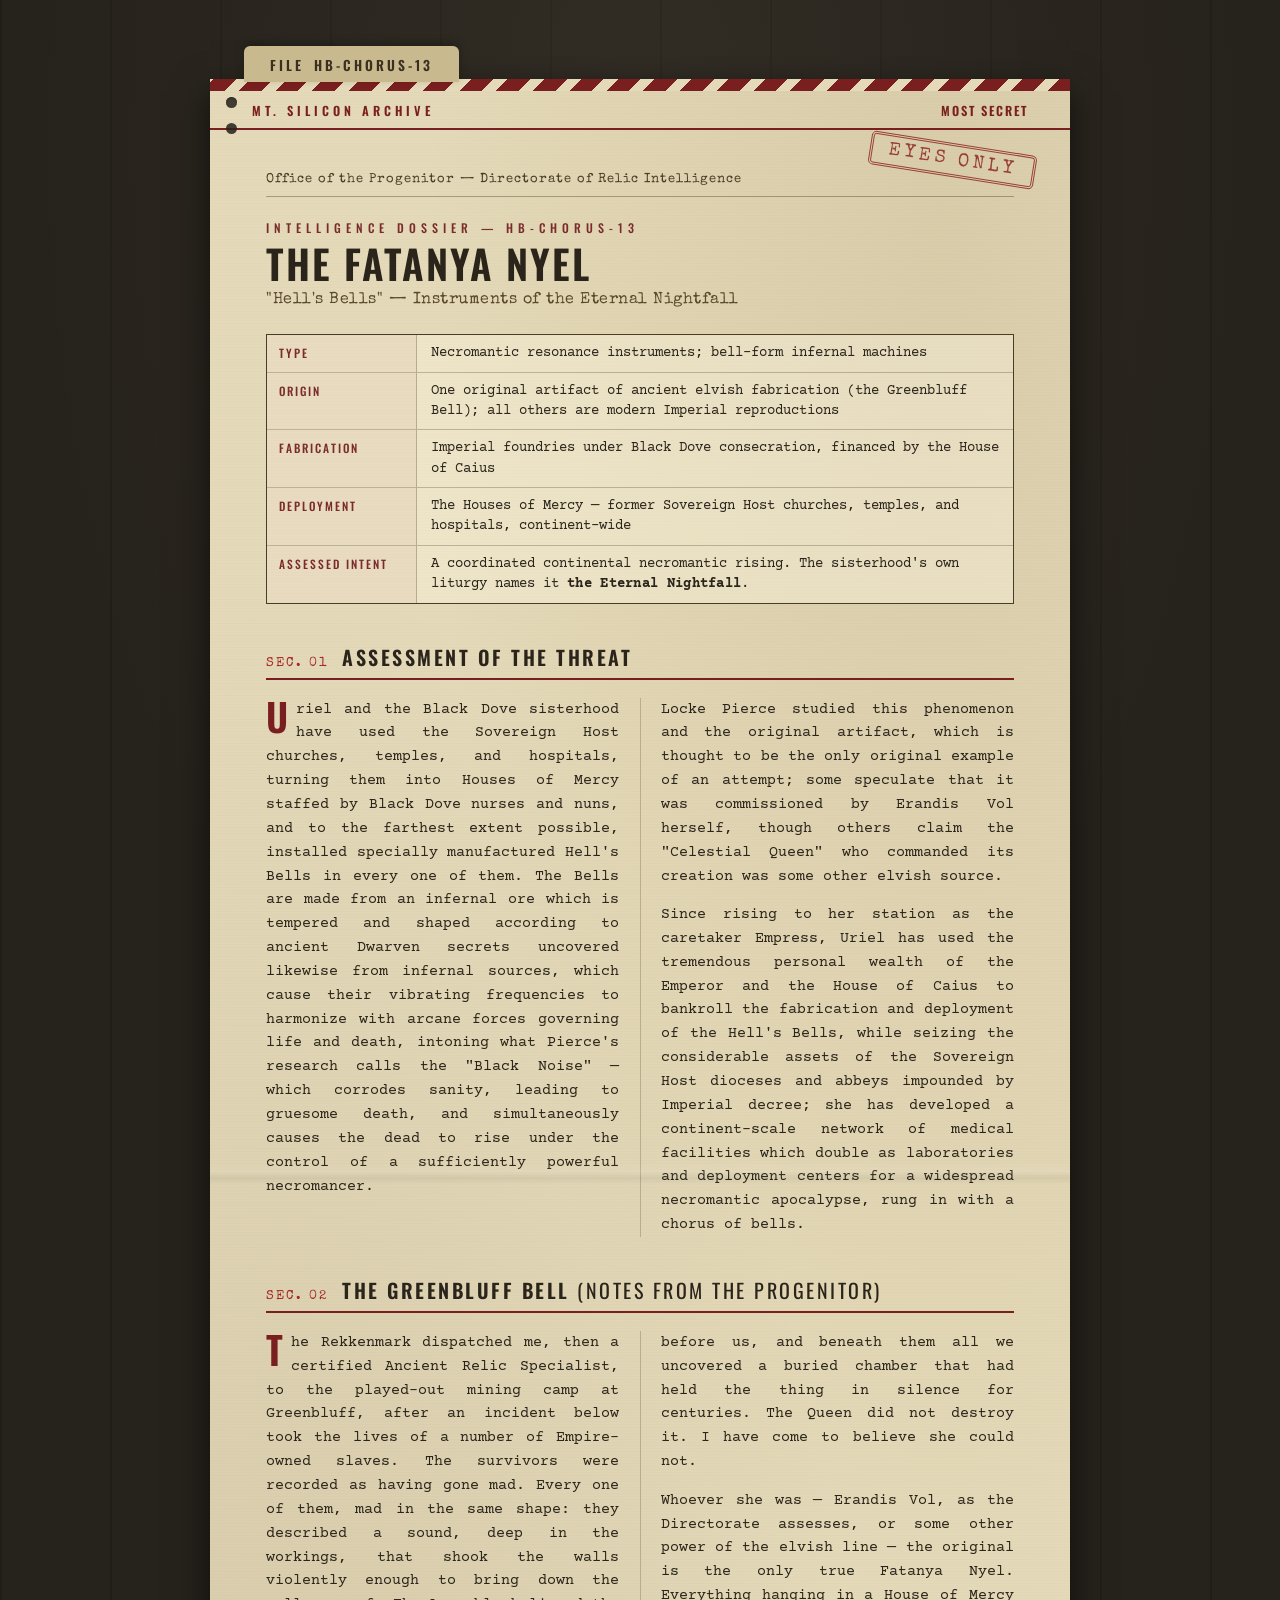
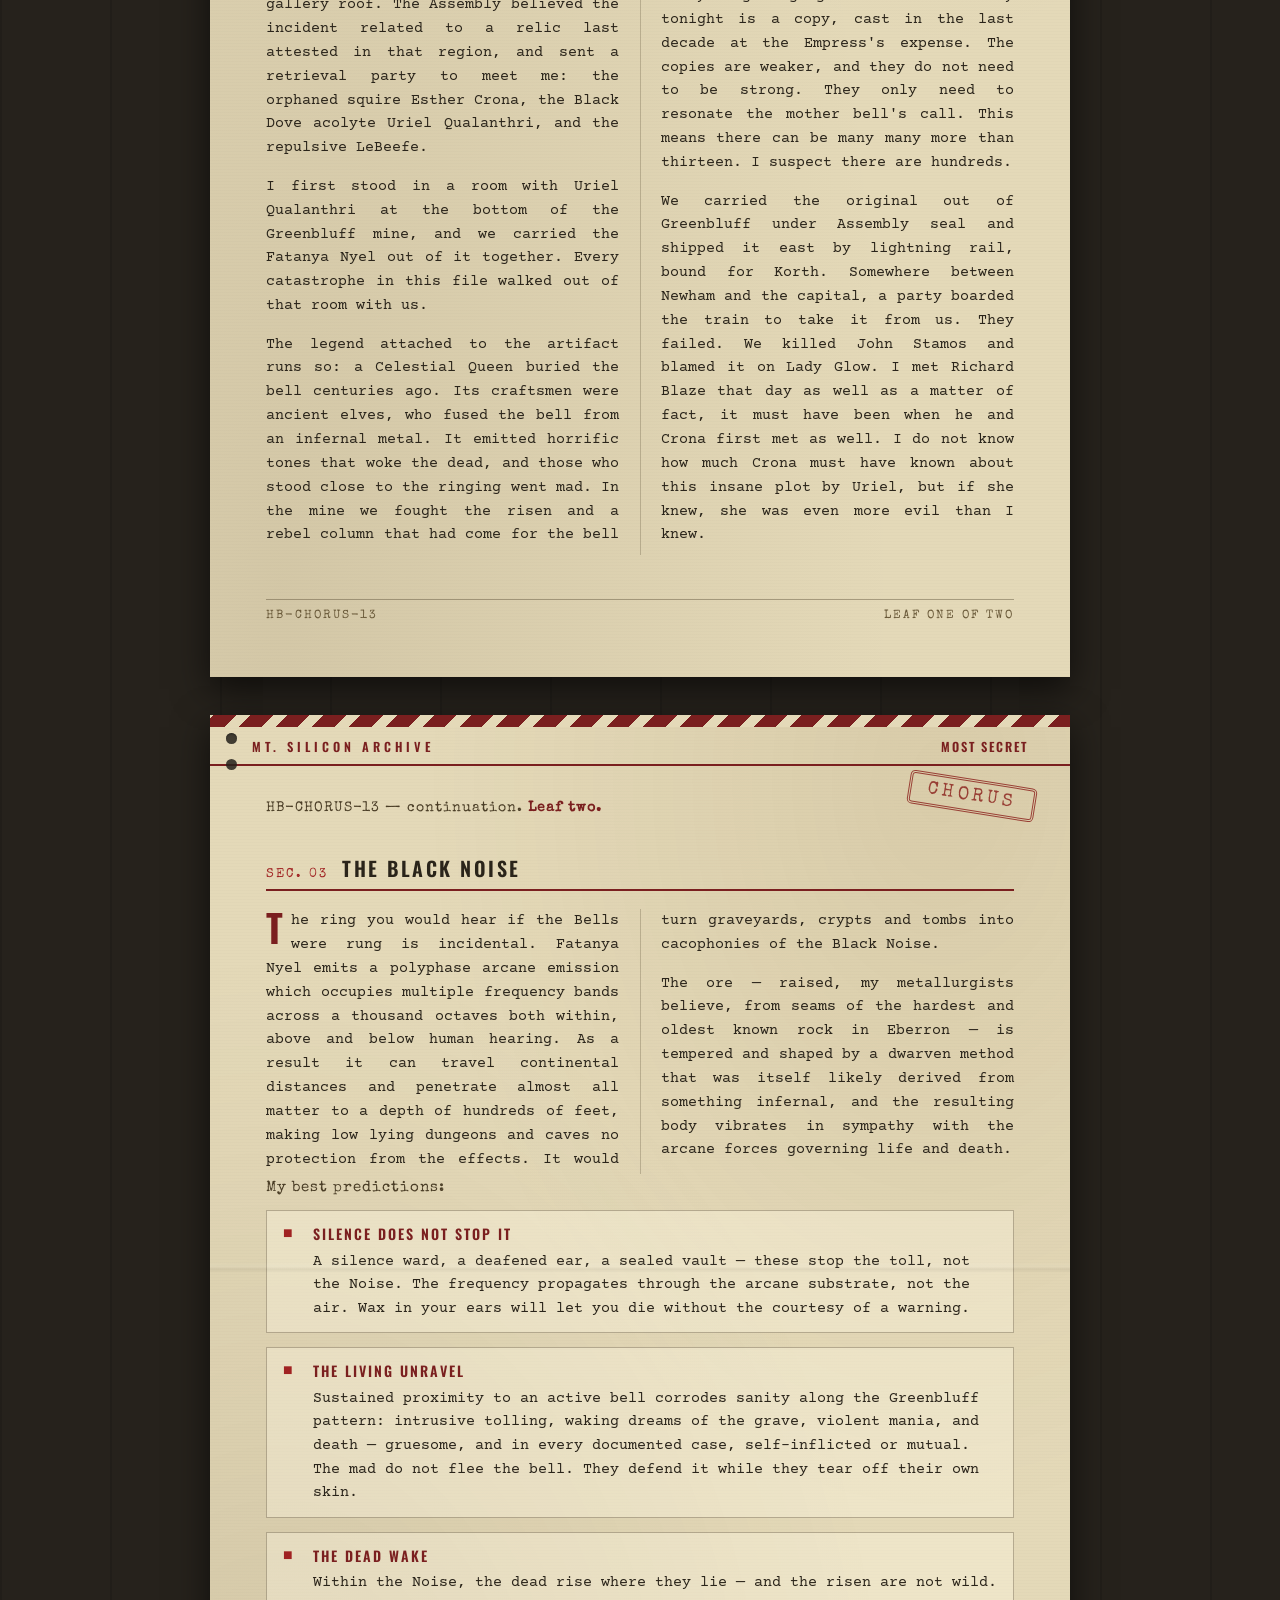
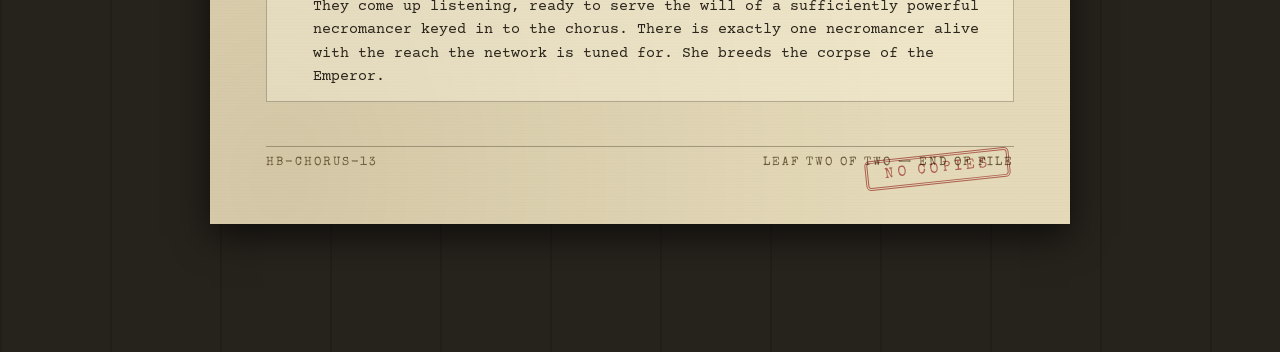
<file: hells-bells-dossier.html>
<!DOCTYPE html>
<html><head><meta charset="utf-8">
<meta name="viewport" content="width=device-width, initial-scale=1">
<title>HB-CHORUS-13 — The Fatanya Nyel</title>
<link rel="preconnect" href="https://fonts.googleapis.com">
<link rel="preconnect" href="https://fonts.gstatic.com" crossorigin>
<link href="https://fonts.googleapis.com/css2?family=Courier+Prime:ital,wght@0,400;0,700;1,400&family=Special+Elite&family=Oswald:wght@400;500;600&display=swap" rel="stylesheet">
<style>
/* ============ HB-CHORUS-13 — MT. SILICON ARCHIVE ============
   A typed intelligence file pulled from a foundry archive:
   manila sheets, rubber stamps, rubric-tabbed sections,
   two-column typescript. Secret-dossier weathering.         */
*{box-sizing:border-box}
html,body{margin:0;padding:0}
body{
  background:#26221c;
  background-image:
    radial-gradient(ellipse 80% 50% at 50% 4%, rgba(230,215,170,.06), transparent 60%),
    repeating-linear-gradient(90deg, rgba(0,0,0,.12) 0 2px, transparent 2px 110px);
  padding:46px 12px 90px;
  font-family:'Courier Prime',monospace;
  color:#2a241a;
}
.file{max-width:860px;margin:0 auto}

/* ---------- folder tab ---------- */
.tab{
  display:inline-block;position:relative;z-index:2;
  background:#c9b98e;color:#3a3020;
  font-family:'Oswald',sans-serif;font-weight:600;letter-spacing:3px;font-size:.85rem;
  padding:9px 26px 7px;margin:0 0 -3px 34px;
  border-radius:6px 6px 0 0;
  box-shadow:0 -3px 8px rgba(0,0,0,.25);
}

/* ---------- sheets ---------- */
.sheet{
  position:relative;
  background:#e4d9b8;
  background-image:
    radial-gradient(ellipse at 85% 6%, rgba(120,90,40,.10), transparent 50%),
    radial-gradient(ellipse at 8% 96%, rgba(90,70,40,.12), transparent 55%),
    repeating-linear-gradient(0deg, rgba(0,0,0,.012) 0 1px, transparent 1px 3px);
  box-shadow:0 12px 34px rgba(0,0,0,.6);
  padding:0 0 56px;
  margin:0 0 38px;
}
.sheet::before{ /* punch holes, top-left corner treatment */
  content:"";position:absolute;top:18px;left:16px;width:11px;height:11px;border-radius:50%;
  background:#26221c;box-shadow:0 26px 0 #26221c, inset 0 1px 2px rgba(0,0,0,.8);
  opacity:.85;
}
.sheet::after{ /* faint horizontal fold */
  content:"";position:absolute;inset:0;pointer-events:none;
  background:linear-gradient(0deg, transparent 49.7%, rgba(0,0,0,.05) 50%, rgba(255,255,255,.07) 50.3%, transparent 50.7%);
}

/* ---------- classification furniture ---------- */
.class-strip{
  background:repeating-linear-gradient(-45deg, #7a1f1f 0 16px, #e4d9b8 16px 26px);
  height:12px;
}
.class-line{
  display:flex;justify-content:space-between;align-items:center;
  padding:10px 42px 8px;border-bottom:2px solid #7a1f1f;
  font-family:'Oswald',sans-serif;font-weight:600;letter-spacing:4px;font-size:.78rem;color:#7a1f1f;
}
.class-line .ref{letter-spacing:2px}
.stamp{
  position:absolute;top:64px;right:34px;transform:rotate(9deg);z-index:3;
  border:3px double #a02222;color:#a02222;border-radius:5px;
  padding:5px 16px;font-family:'Special Elite',monospace;font-size:1.15rem;letter-spacing:4px;
  opacity:.8;mix-blend-mode:multiply;
}
.stamp.second{top:auto;bottom:40px;right:60px;transform:rotate(-6deg);font-size:.9rem;opacity:.65}

/* ---------- header block ---------- */
.head{padding:30px 56px 0}
.office{
  font-family:'Special Elite',monospace;font-size:.82rem;letter-spacing:1px;color:#4a3d26;
  border-bottom:1px solid rgba(74,61,38,.4);padding-bottom:10px;margin-bottom:22px;
}
.eyebrow{
  font-family:'Oswald',sans-serif;font-weight:500;font-size:.75rem;letter-spacing:5px;
  color:#7a2b2b;margin:0 0 6px;
}
h1{
  font-family:'Oswald',sans-serif;font-weight:600;font-size:2.5rem;letter-spacing:2px;
  text-transform:uppercase;margin:0;line-height:1.05;color:#2a241a;
}
.subtitle{
  font-family:'Special Elite',monospace;font-size:1.02rem;color:#5a4a2e;
  margin:8px 0 0;letter-spacing:.5px;
}

/* ---------- file card (meta) ---------- */
.filecard{
  margin:26px 56px 0;
  border:1.5px solid #4a3d26;
  background:rgba(255,250,230,.35);
}
.filecard .row{
  display:grid;grid-template-columns:150px 1fr;
  border-bottom:1px solid rgba(74,61,38,.3);
}
.filecard .row:last-child{border-bottom:none}
.filecard .k{
  font-family:'Oswald',sans-serif;font-weight:500;font-size:.72rem;letter-spacing:2px;
  color:#7a2b2b;padding:9px 12px 7px;border-right:1px solid rgba(74,61,38,.3);
  background:rgba(122,43,43,.05);
}
.filecard .v{font-size:.85rem;line-height:1.5;padding:8px 14px}

/* ---------- sections ---------- */
section{padding:0 56px;margin-top:38px}
.rubric{
  display:flex;align-items:baseline;gap:14px;
  border-bottom:2px solid #7a1f1f;padding-bottom:6px;margin-bottom:18px;
}
.rubric .no{
  font-family:'Special Elite',monospace;font-size:.8rem;color:#a02222;letter-spacing:2px;white-space:nowrap;
}
.rubric h2{
  font-family:'Oswald',sans-serif;font-weight:600;font-size:1.25rem;letter-spacing:2.5px;
  text-transform:uppercase;margin:0;color:#2a241a;
}
.cols{
  column-count:2;column-gap:2.6rem;
  column-rule:1px solid rgba(74,61,38,.25);
  font-size:.92rem;line-height:1.62;text-align:justify;hyphens:auto;
}
.cols p{margin:0 0 1em}
.cols p:first-child::first-letter{
  font-family:'Oswald',sans-serif;font-weight:600;font-size:2.6em;float:left;
  line-height:.85;padding:2px 8px 0 0;color:#7a1f1f;
}
strong{letter-spacing:.3px}
em{font-style:italic}

/* ---------- predictions list ---------- */
.predict-label{
  font-family:'Special Elite',monospace;font-size:.95rem;letter-spacing:1px;color:#4a3d26;margin:6px 0 14px;
}
ul.predict{list-style:none;margin:0;padding:0}
ul.predict li{
  position:relative;margin:0 0 14px;padding:12px 16px 12px 46px;
  background:rgba(255,250,230,.35);border:1px solid rgba(74,61,38,.35);
  font-size:.92rem;line-height:1.6;
}
ul.predict li::before{
  content:"■";position:absolute;left:16px;top:11px;color:#a02222;font-size:1rem;
}
ul.predict li b.lead{
  display:block;font-family:'Oswald',sans-serif;font-weight:600;font-size:.88rem;
  letter-spacing:2px;text-transform:uppercase;color:#7a1f1f;margin-bottom:4px;
}

/* ---------- continuation header (sheet 2) ---------- */
.cont{
  padding:22px 56px 0;font-family:'Special Elite',monospace;font-size:.85rem;color:#4a3d26;
  letter-spacing:1px;
}
.cont b{color:#7a1f1f}

/* ---------- footer line ---------- */
.footline{
  margin:44px 56px 0;padding-top:10px;border-top:1px solid rgba(74,61,38,.4);
  font-family:'Special Elite',monospace;font-size:.72rem;letter-spacing:2px;color:#6a5a3a;
  display:flex;justify-content:space-between;
}

@media (max-width:720px){
  .head,.filecard,section,.footline,.cont{padding-left:26px;padding-right:26px}
  .filecard{margin-left:26px;margin-right:26px}
  .cols{column-count:1}
  h1{font-size:1.8rem}
  .stamp{top:52px;right:14px;font-size:.9rem}
  .tab{margin-left:16px}
}
@media print{
  body{background:#fff;padding:0}
  .sheet{box-shadow:none;page-break-after:always}
}
</style>
</head>
<body>
<div class="file">
<div class="tab">FILE&ensp;HB-CHORUS-13</div>

<!-- ================= SHEET ONE ================= -->
<div class="sheet">
<div class="class-strip"></div>
<div class="class-line"><span>MT. SILICON ARCHIVE</span><span class="ref">MOST SECRET</span></div>
<div class="stamp">EYES ONLY</div>

<div class="head">
<p class="office">Office of the Progenitor — Directorate of Relic Intelligence</p>
<p class="eyebrow">INTELLIGENCE DOSSIER — HB-CHORUS-13</p>
<h1>The Fatanya Nyel</h1>
<p class="subtitle">"Hell's Bells" — Instruments of the Eternal Nightfall</p>
</div>

<div class="filecard">
<div class="row"><div class="k">TYPE</div><div class="v">Necromantic resonance instruments; bell-form infernal machines</div></div>
<div class="row"><div class="k">ORIGIN</div><div class="v">One original artifact of ancient elvish fabrication (the Greenbluff Bell); all others are modern Imperial reproductions</div></div>
<div class="row"><div class="k">FABRICATION</div><div class="v">Imperial foundries under Black Dove consecration, financed by the House of Caius</div></div>
<div class="row"><div class="k">DEPLOYMENT</div><div class="v">The Houses of Mercy — former Sovereign Host churches, temples, and hospitals, continent-wide</div></div>
<div class="row"><div class="k">ASSESSED INTENT</div><div class="v">A coordinated continental necromantic rising. The sisterhood's own liturgy names it <strong>the Eternal Nightfall</strong>.</div></div>
</div>

<section>
<div class="rubric"><span class="no">SEC. 01</span><h2>Assessment of the Threat</h2></div>
<div class="cols">
<p>Uriel and the Black Dove sisterhood have used the Sovereign Host churches, temples, and hospitals, turning them into Houses of Mercy staffed by Black Dove nurses and nuns, and to the farthest extent possible, installed specially manufactured Hell's Bells in every one of them. The Bells are made from an infernal ore which is tempered and shaped according to ancient Dwarven secrets uncovered likewise from infernal sources, which cause their vibrating frequencies to harmonize with arcane forces governing life and death, intoning what Pierce's research calls the "Black Noise" — which corrodes sanity, leading to gruesome death, and simultaneously causes the dead to rise under the control of a sufficiently powerful necromancer.</p>
<p>Locke Pierce studied this phenomenon and the original artifact, which is thought to be the only original example of an attempt; some speculate that it was commissioned by Erandis Vol herself, though others claim the "Celestial Queen" who commanded its creation was some other elvish source.</p>
<p>Since rising to her station as the caretaker Empress, Uriel has used the tremendous personal wealth of the Emperor and the House of Caius to bankroll the fabrication and deployment of the Hell's Bells, while seizing the considerable assets of the Sovereign Host dioceses and abbeys impounded by Imperial decree; she has developed a continent-scale network of medical facilities which double as laboratories and deployment centers for a widespread necromantic apocalypse, rung in with a chorus of bells.</p>
</div>
</section>

<section>
<div class="rubric"><span class="no">SEC. 02</span><h2>The Greenbluff Bell <span style="font-weight:400">(Notes from the Progenitor)</span></h2></div>
<div class="cols">
<p>The Rekkenmark dispatched me, then a certified Ancient Relic Specialist, to the played-out mining camp at Greenbluff, after an incident below took the lives of a number of Empire-owned slaves. The survivors were recorded as having gone mad. Every one of them, mad in the same shape: they described a sound, deep in the workings, that shook the walls violently enough to bring down the gallery roof. The Assembly believed the incident related to a relic last attested in that region, and sent a retrieval party to meet me: the orphaned squire Esther Crona, the Black Dove acolyte Uriel Qualanthri, and the repulsive LeBeefe.</p>
<p>I first stood in a room with Uriel Qualanthri at the bottom of the Greenbluff mine, and we carried the Fatanya Nyel out of it together. Every catastrophe in this file walked out of that room with us.</p>
<p>The legend attached to the artifact runs so: a Celestial Queen buried the bell centuries ago. Its craftsmen were ancient elves, who fused the bell from an infernal metal. It emitted horrific tones that woke the dead, and those who stood close to the ringing went mad. In the mine we fought the risen and a rebel column that had come for the bell before us, and beneath them all we uncovered a buried chamber that had held the thing in silence for centuries. The Queen did not destroy it. I have come to believe she could not.</p>
<p>Whoever she was — Erandis Vol, as the Directorate assesses, or some other power of the elvish line — the original is the only true Fatanya Nyel. Everything hanging in a House of Mercy tonight is a copy, cast in the last decade at the Empress's expense. The copies are weaker, and they do not need to be strong. They only need to resonate the mother bell's call. This means there can be many many more than thirteen. I suspect there are hundreds.</p>
<p>We carried the original out of Greenbluff under Assembly seal and shipped it east by lightning rail, bound for Korth. Somewhere between Newham and the capital, a party boarded the train to take it from us. They failed. We killed John Stamos and blamed it on Lady Glow. I met Richard Blaze that day as well as a matter of fact, it must have been when he and Crona first met as well. I do not know how much Crona must have known about this insane plot by Uriel, but if she knew, she was even more evil than I knew.</p>
</div>
</section>

<div class="footline"><span>HB-CHORUS-13</span><span>LEAF ONE OF TWO</span></div>
</div>

<!-- ================= SHEET TWO ================= -->
<div class="sheet">
<div class="class-strip"></div>
<div class="class-line"><span>MT. SILICON ARCHIVE</span><span class="ref">MOST SECRET</span></div>
<div class="stamp">CHORUS</div>
<p class="cont">HB-CHORUS-13 — continuation. <b>Leaf two.</b></p>

<section>
<div class="rubric"><span class="no">SEC. 03</span><h2>The Black Noise</h2></div>
<div class="cols">
<p>The ring you would hear if the Bells were rung is incidental. Fatanya Nyel emits a polyphase arcane emission which occupies multiple frequency bands across a thousand octaves both within, above and below human hearing. As a result it can travel continental distances and penetrate almost all matter to a depth of hundreds of feet, making low lying dungeons and caves no protection from the effects. It would turn graveyards, crypts and tombs into cacophonies of the Black Noise.</p>
<p>The ore — raised, my metallurgists believe, from seams of the hardest and oldest known rock in Eberron — is tempered and shaped by a dwarven method that was itself likely derived from something infernal, and the resulting body vibrates in sympathy with the arcane forces governing life and death.</p>
</div>

<p class="predict-label">My best predictions:</p>
<ul class="predict">
<li><b class="lead">Silence does not stop it</b>A silence ward, a deafened ear, a sealed vault — these stop the toll, not the Noise. The frequency propagates through the arcane substrate, not the air. Wax in your ears will let you die without the courtesy of a warning.</li>
<li><b class="lead">The living unravel</b>Sustained proximity to an active bell corrodes sanity along the Greenbluff pattern: intrusive tolling, waking dreams of the grave, violent mania, and death — gruesome, and in every documented case, self-inflicted or mutual. The mad do not flee the bell. They defend it while they tear off their own skin.</li>
<li><b class="lead">The dead wake</b>Within the Noise, the dead rise where they lie — and the risen are not wild. They come up listening, ready to serve the will of a sufficiently powerful necromancer keyed in to the chorus. There is exactly one necromancer alive with the reach the network is tuned for. She breeds the corpse of the Emperor.</li>
</ul>
</section>

<div class="stamp second">NO COPIES</div>
<div class="footline"><span>HB-CHORUS-13</span><span>LEAF TWO OF TWO — END OF FILE</span></div>
</div>

</div>
</body></html>
</file>
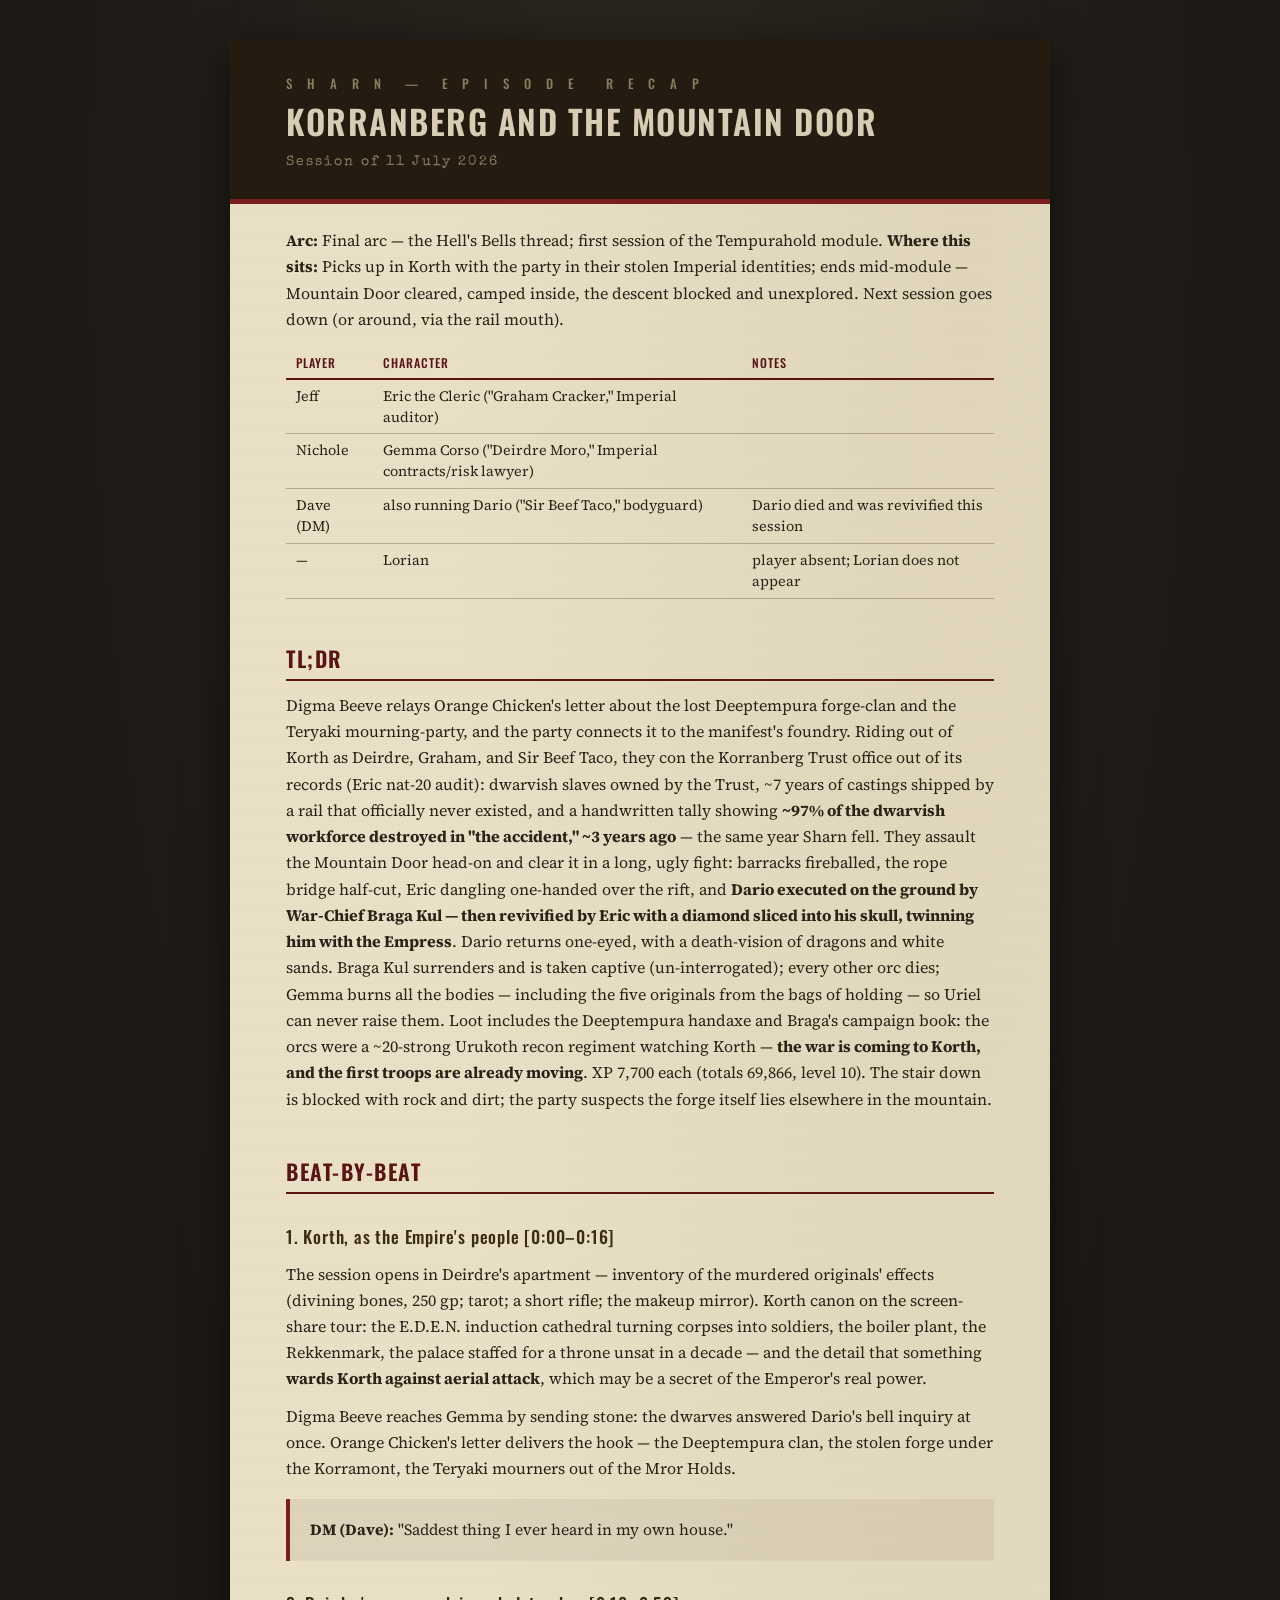
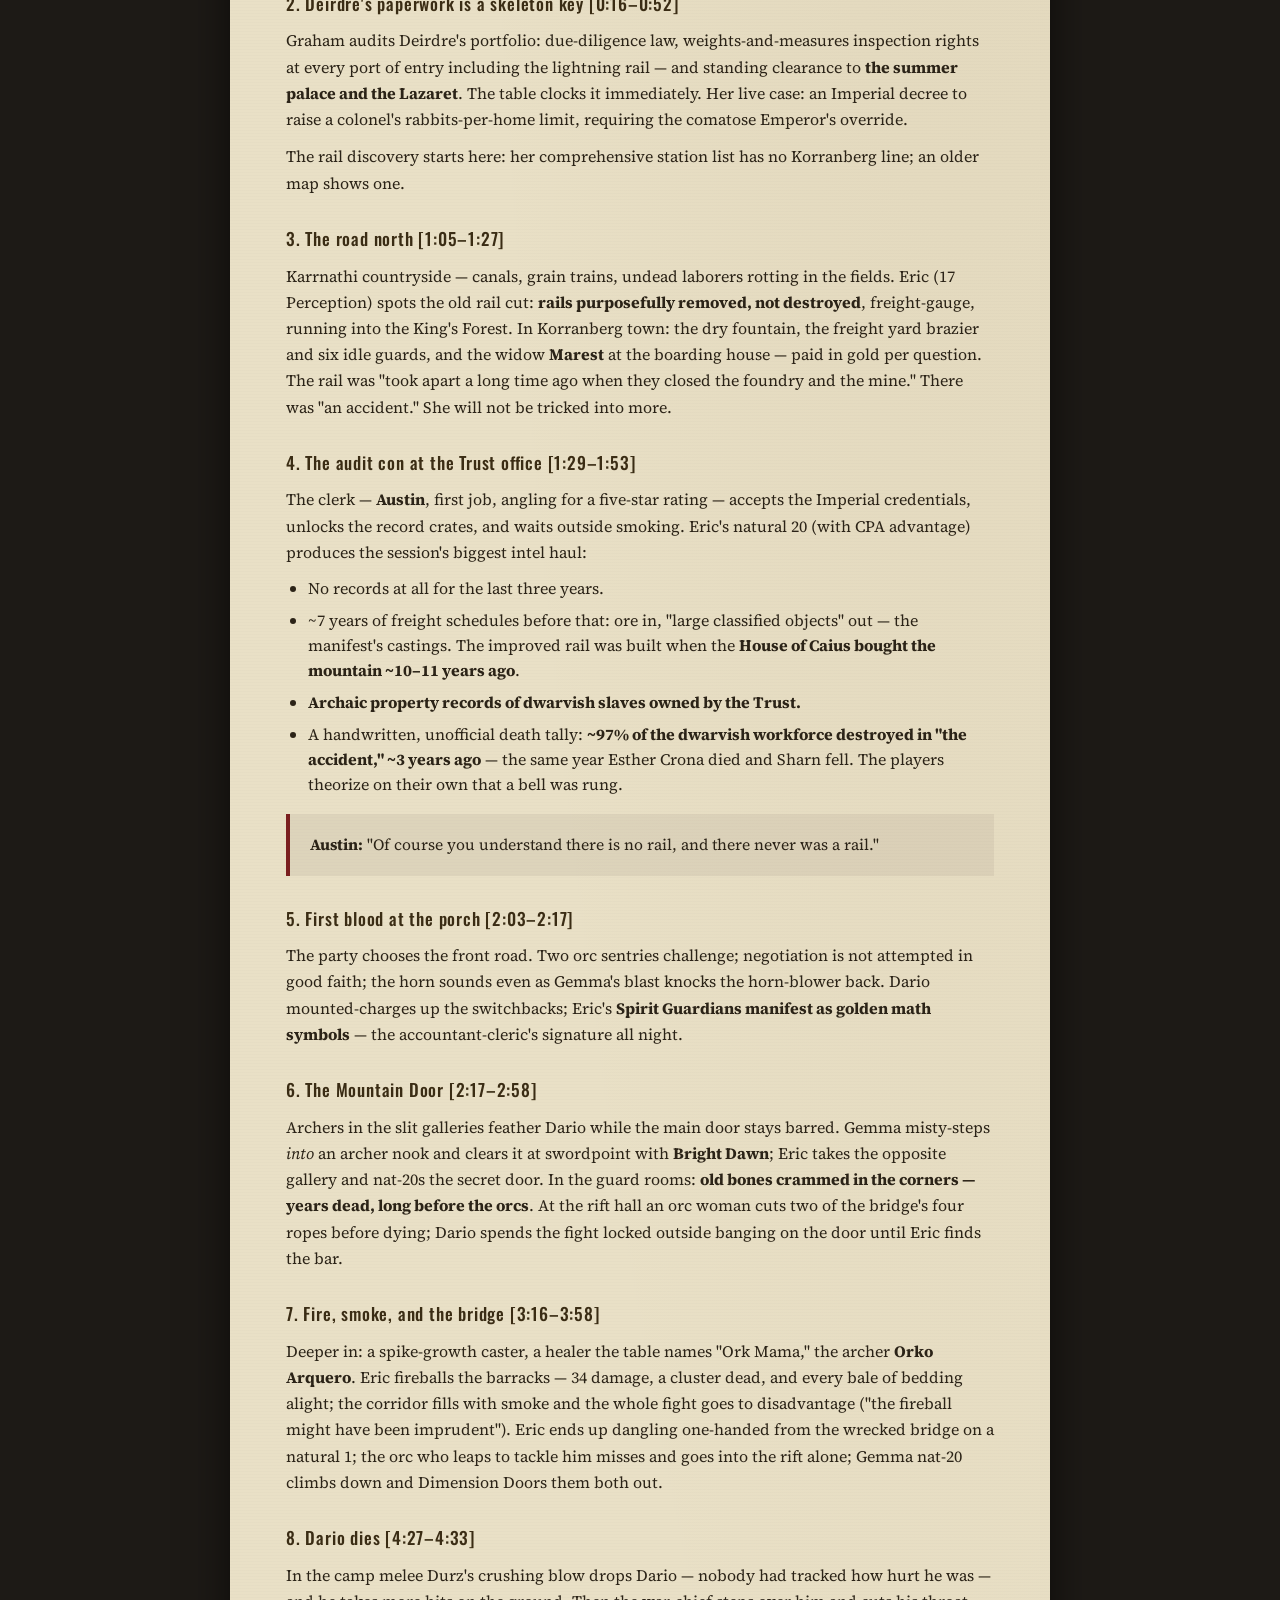
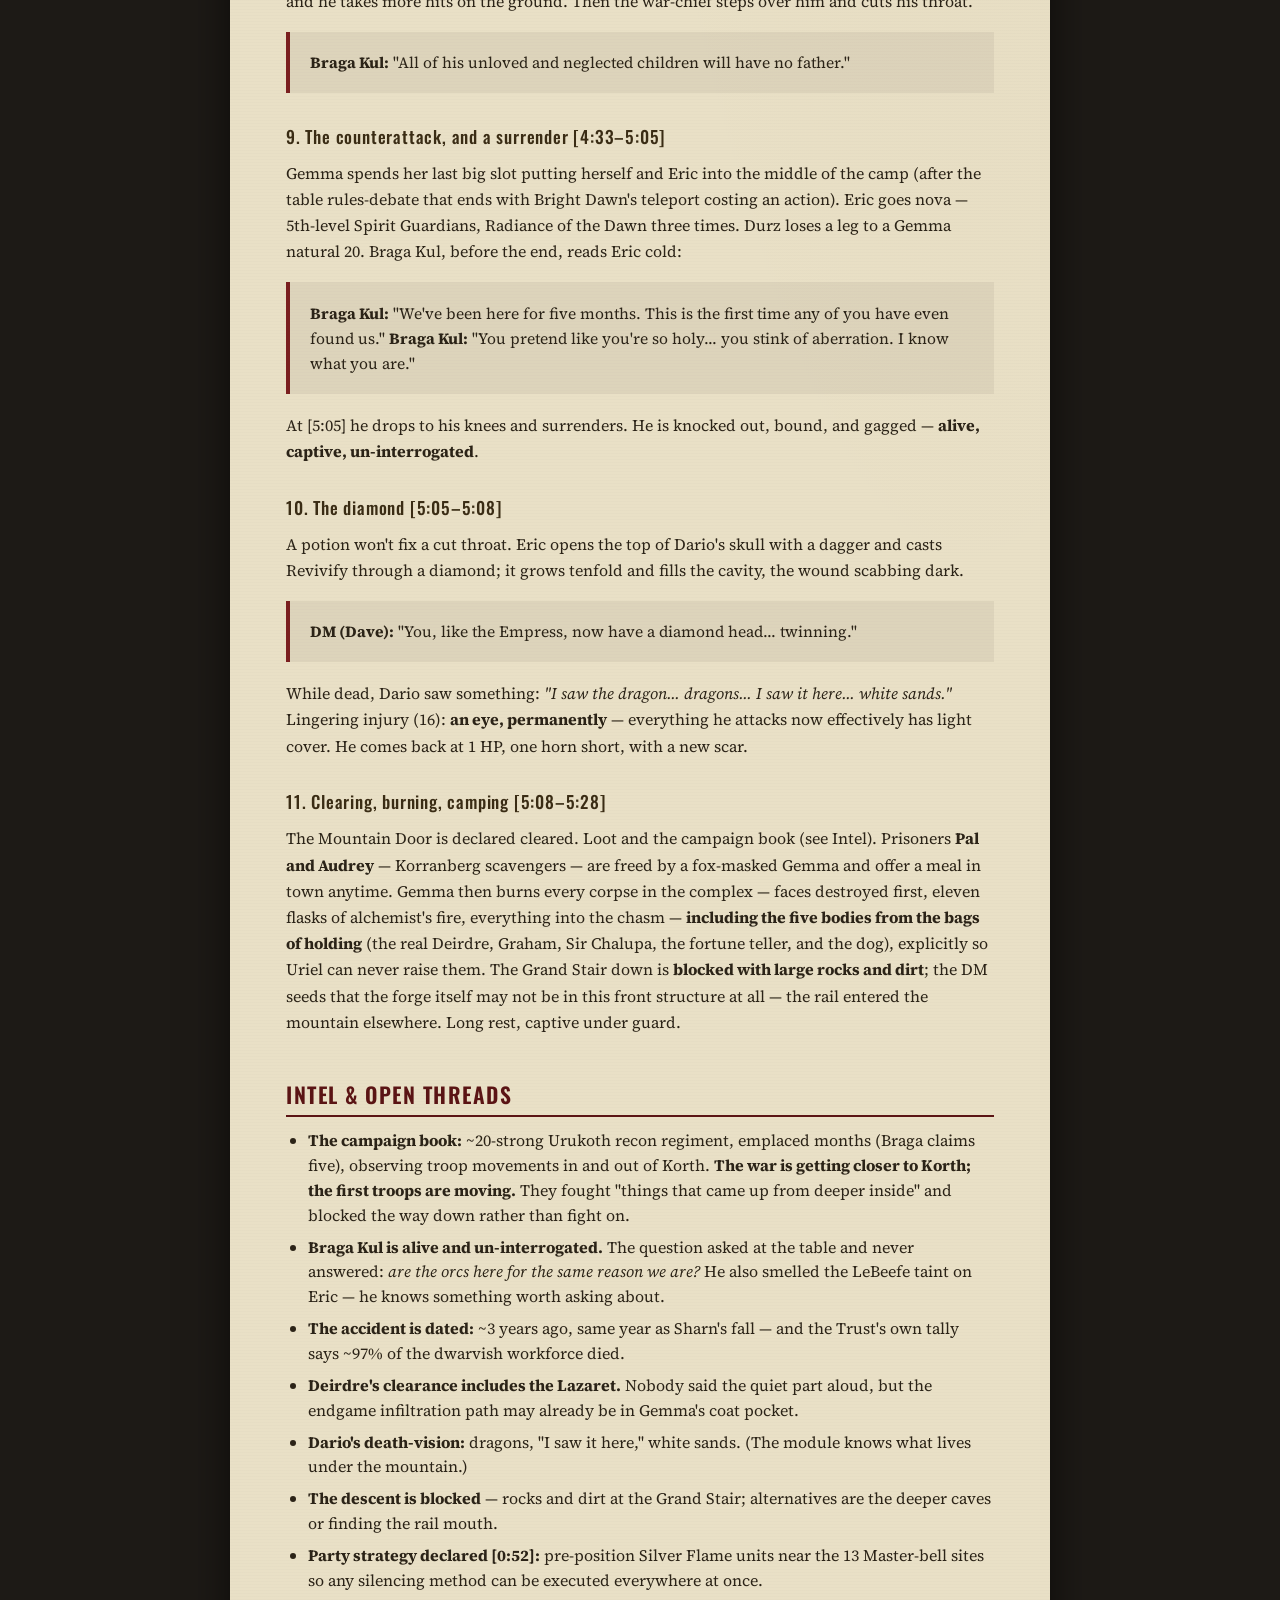
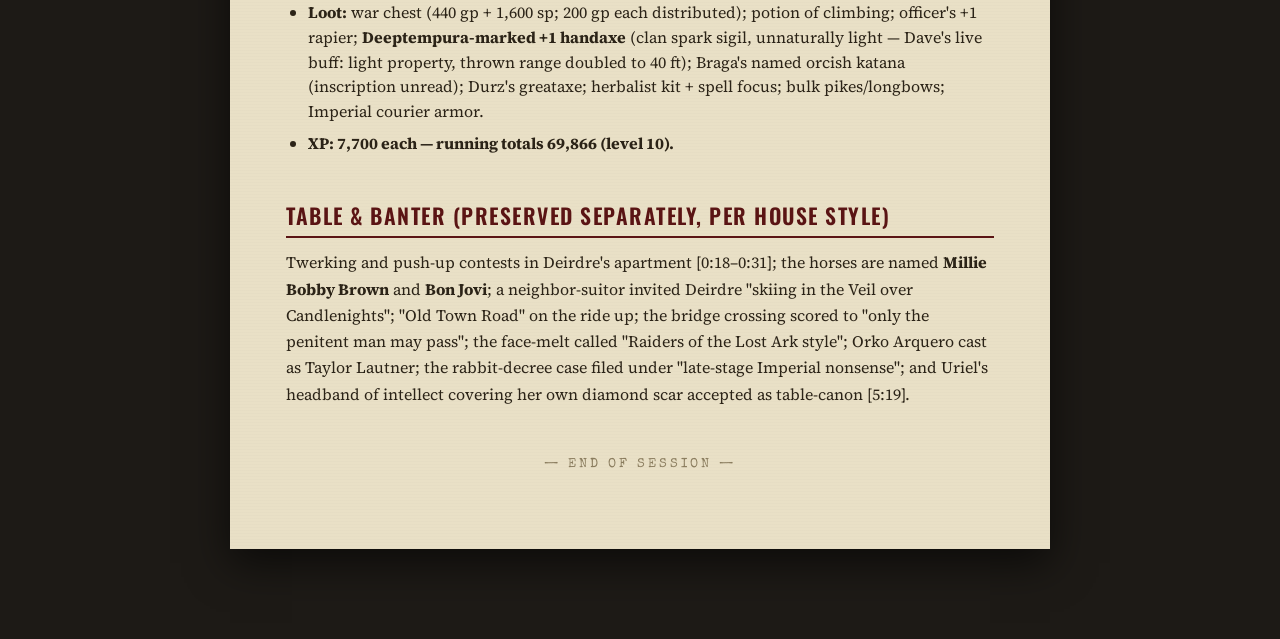
<file: session-2026-07-11-recap.html>
<!DOCTYPE html>
<html><head><meta charset="utf-8">
<meta name="viewport" content="width=device-width, initial-scale=1">
<title>SHARN — Korranberg and the Mountain Door</title>
<link rel="preconnect" href="https://fonts.googleapis.com">
<link rel="preconnect" href="https://fonts.gstatic.com" crossorigin>
<link href="https://fonts.googleapis.com/css2?family=Oswald:wght@400;500;600&family=Source+Serif+4:ital,wght@0,400;0,600;1,400&family=Special+Elite&display=swap" rel="stylesheet">
<style>
*{box-sizing:border-box} html,body{margin:0;padding:0}
body{background:#1d1a16;color:#2b2317;font-family:'Source Serif 4',Georgia,serif;
 background-image:radial-gradient(ellipse 80% 50% at 50% 4%, rgba(230,210,160,.06), transparent 60%);
 padding:40px 12px 90px}
.sheet{max-width:820px;margin:0 auto;background:#e9e0c6;box-shadow:0 14px 40px rgba(0,0,0,.6);
 padding:0 0 64px;
 background-image:radial-gradient(ellipse at 90% 4%, rgba(120,90,40,.08), transparent 50%),
 repeating-linear-gradient(0deg, rgba(0,0,0,.01) 0 1px, transparent 1px 3px)}
.masthead{background:#241c10;color:#d8cdb4;padding:34px 56px 26px;
 border-bottom:5px solid #7a1f1f}
.masthead .campaign{font-family:'Oswald',sans-serif;font-weight:500;letter-spacing:6px;
 font-size:.8rem;color:#8a7c5e;margin:0 0 8px}
.masthead h1{font-family:'Oswald',sans-serif;font-weight:600;font-size:2.1rem;letter-spacing:1.5px;
 text-transform:uppercase;line-height:1.12;margin:0}
.masthead .date{font-family:'Special Elite',monospace;font-size:.85rem;color:#8a7c5e;
 letter-spacing:2px;margin:10px 0 0}
.inner{padding:12px 56px 0}
h2{font-family:'Oswald',sans-serif;font-weight:600;font-size:1.35rem;letter-spacing:1.5px;
 text-transform:uppercase;color:#5a1414;margin:2em 0 .5em;border-bottom:2px solid #5a1414;padding-bottom:5px}
h3{font-family:'Oswald',sans-serif;font-weight:500;font-size:1.08rem;letter-spacing:.8px;
 color:#3a2c14;margin:1.7em 0 .4em}
p{font-size:1rem;line-height:1.64;margin:.7em 0}
ul{margin:.6em 0;padding-left:1.4em} li{margin:.45em 0;line-height:1.55}
hr{border:none;border-top:1px solid rgba(90,20,20,.35);margin:2.2em 10%}
blockquote{margin:1.1em 0;padding:12px 20px;background:rgba(36,28,16,.06);
 border-left:4px solid #7a1f1f}
blockquote p{font-size:.98rem;line-height:1.6;margin:.4em 0}
code{font-family:'Special Elite',monospace;font-size:.85em;background:rgba(36,28,16,.08);
 padding:0 4px;border-radius:2px}
.tablewrap{overflow-x:auto;margin:1em 0}
table{border-collapse:collapse;width:100%;font-size:.9rem;line-height:1.45}
th{font-family:'Oswald',sans-serif;font-weight:500;letter-spacing:1px;font-size:.76rem;
 text-transform:uppercase;color:#5a1414;text-align:left;border-bottom:2px solid #5a1414;padding:6px 10px}
td{border-bottom:1px solid rgba(60,45,25,.3);padding:6px 10px;vertical-align:top}
.endmark{text-align:center;font-family:'Special Elite',monospace;font-size:.8rem;
 letter-spacing:3px;color:#8a7c5e;margin-top:48px}
@media (max-width:700px){.masthead{padding:26px 22px 20px} .inner{padding:10px 22px 0}
 .masthead h1{font-size:1.5rem}}
@media print{body{background:#fff;padding:0} .sheet{box-shadow:none;max-width:none}}
</style></head>
<body><div class="sheet">
<div class="masthead">
<p class="campaign">S H A R N &nbsp;—&nbsp; E P I S O D E &nbsp; R E C A P</p>
<h1>Korranberg and the Mountain Door</h1>
<p class="date">Session of 11 July 2026</p>
</div>
<div class="inner">
<p><strong>Arc:</strong> Final arc — the Hell's Bells thread; first session of the Tempurahold module. <strong>Where this sits:</strong> Picks up in Korth with the party in their stolen Imperial identities; ends mid-module — Mountain Door cleared, camped inside, the descent blocked and unexplored. Next session goes down (or around, via the rail mouth).</p>
<div class='tablewrap'><table><thead><tr><th>Player</th><th>Character</th><th>Notes</th></tr></thead><tbody><tr><td>Jeff</td><td>Eric the Cleric ("Graham Cracker," Imperial auditor)</td><td></td></tr><tr><td>Nichole</td><td>Gemma Corso ("Deirdre Moro," Imperial contracts/risk lawyer)</td><td></td></tr><tr><td>Dave (DM)</td><td>also running Dario ("Sir Beef Taco," bodyguard)</td><td>Dario died and was revivified this session</td></tr><tr><td>—</td><td>Lorian</td><td>player absent; Lorian does not appear</td></tr></tbody></table></div>

<h2>TL;DR</h2>
<p>Digma Beeve relays Orange Chicken's letter about the lost Deeptempura forge-clan and the Teryaki mourning-party, and the party connects it to the manifest's foundry. Riding out of Korth as Deirdre, Graham, and Sir Beef Taco, they con the Korranberg Trust office out of its records (Eric nat-20 audit): dwarvish slaves owned by the Trust, ~7 years of castings shipped by a rail that officially never existed, and a handwritten tally showing <strong>~97% of the dwarvish workforce destroyed in "the accident," ~3 years ago</strong> — the same year Sharn fell. They assault the Mountain Door head-on and clear it in a long, ugly fight: barracks fireballed, the rope bridge half-cut, Eric dangling one-handed over the rift, and <strong>Dario executed on the ground by War-Chief Braga Kul — then revivified by Eric with a diamond sliced into his skull, twinning him with the Empress</strong>. Dario returns one-eyed, with a death-vision of dragons and white sands. Braga Kul surrenders and is taken captive (un-interrogated); every other orc dies; Gemma burns all the bodies — including the five originals from the bags of holding — so Uriel can never raise them. Loot includes the Deeptempura handaxe and Braga's campaign book: the orcs were a ~20-strong Urukoth recon regiment watching Korth — <strong>the war is coming to Korth, and the first troops are already moving</strong>. XP 7,700 each (totals 69,866, level 10). The stair down is blocked with rock and dirt; the party suspects the forge itself lies elsewhere in the mountain.</p>
<h2>Beat-by-beat</h2>
<h3>1. Korth, as the Empire's people [0:00–0:16]</h3>
<p>The session opens in Deirdre's apartment — inventory of the murdered originals' effects (divining bones, 250 gp; tarot; a short rifle; the makeup mirror). Korth canon on the screen-share tour: the E.D.E.N. induction cathedral turning corpses into soldiers, the boiler plant, the Rekkenmark, the palace staffed for a throne unsat in a decade — and the detail that something <strong>wards Korth against aerial attack</strong>, which may be a secret of the Emperor's real power.</p>
<p>Digma Beeve reaches Gemma by sending stone: the dwarves answered Dario's bell inquiry at once. Orange Chicken's letter delivers the hook — the Deeptempura clan, the stolen forge under the Korramont, the Teryaki mourners out of the Mror Holds.</p>
<blockquote><p><strong>DM (Dave):</strong> "Saddest thing I ever heard in my own house."</p></blockquote>
<h3>2. Deirdre's paperwork is a skeleton key [0:16–0:52]</h3>
<p>Graham audits Deirdre's portfolio: due-diligence law, weights-and-measures inspection rights at every port of entry including the lightning rail — and standing clearance to <strong>the summer palace and the Lazaret</strong>. The table clocks it immediately. Her live case: an Imperial decree to raise a colonel's rabbits-per-home limit, requiring the comatose Emperor's override.</p>
<p>The rail discovery starts here: her comprehensive station list has no Korranberg line; an older map shows one.</p>
<h3>3. The road north [1:05–1:27]</h3>
<p>Karrnathi countryside — canals, grain trains, undead laborers rotting in the fields. Eric (17 Perception) spots the old rail cut: <strong>rails purposefully removed, not destroyed</strong>, freight-gauge, running into the King's Forest. In Korranberg town: the dry fountain, the freight yard brazier and six idle guards, and the widow <strong>Marest</strong> at the boarding house — paid in gold per question. The rail was "took apart a long time ago when they closed the foundry and the mine." There was "an accident." She will not be tricked into more.</p>
<h3>4. The audit con at the Trust office [1:29–1:53]</h3>
<p>The clerk — <strong>Austin</strong>, first job, angling for a five-star rating — accepts the Imperial credentials, unlocks the record crates, and waits outside smoking. Eric's natural 20 (with CPA advantage) produces the session's biggest intel haul:</p>
<ul><li>No records at all for the last three years.</li><li>~7 years of freight schedules before that: ore in, "large classified objects" out — the manifest's castings. The improved rail was built when the <strong>House of Caius bought the mountain ~10–11 years ago</strong>.</li><li><strong>Archaic property records of dwarvish slaves owned by the Trust.</strong></li><li>A handwritten, unofficial death tally: <strong>~97% of the dwarvish workforce destroyed in "the accident," ~3 years ago</strong> — the same year Esther Crona died and Sharn fell. The players theorize on their own that a bell was rung.</li></ul>
<blockquote><p><strong>Austin:</strong> "Of course you understand there is no rail, and there never was a rail."</p></blockquote>
<h3>5. First blood at the porch [2:03–2:17]</h3>
<p>The party chooses the front road. Two orc sentries challenge; negotiation is not attempted in good faith; the horn sounds even as Gemma's blast knocks the horn-blower back. Dario mounted-charges up the switchbacks; Eric's <strong>Spirit Guardians manifest as golden math symbols</strong> — the accountant-cleric's signature all night.</p>
<h3>6. The Mountain Door [2:17–2:58]</h3>
<p>Archers in the slit galleries feather Dario while the main door stays barred. Gemma misty-steps <em>into</em> an archer nook and clears it at swordpoint with <strong>Bright Dawn</strong>; Eric takes the opposite gallery and nat-20s the secret door. In the guard rooms: <strong>old bones crammed in the corners — years dead, long before the orcs</strong>. At the rift hall an orc woman cuts two of the bridge's four ropes before dying; Dario spends the fight locked outside banging on the door until Eric finds the bar.</p>
<h3>7. Fire, smoke, and the bridge [3:16–3:58]</h3>
<p>Deeper in: a spike-growth caster, a healer the table names "Ork Mama," the archer <strong>Orko Arquero</strong>. Eric fireballs the barracks — 34 damage, a cluster dead, and every bale of bedding alight; the corridor fills with smoke and the whole fight goes to disadvantage ("the fireball might have been imprudent"). Eric ends up dangling one-handed from the wrecked bridge on a natural 1; the orc who leaps to tackle him misses and goes into the rift alone; Gemma nat-20 climbs down and Dimension Doors them both out.</p>
<h3>8. Dario dies [4:27–4:33]</h3>
<p>In the camp melee Durz's crushing blow drops Dario — nobody had tracked how hurt he was — and he takes more hits on the ground. Then the war-chief steps over him and cuts his throat.</p>
<blockquote><p><strong>Braga Kul:</strong> "All of his unloved and neglected children will have no father."</p></blockquote>
<h3>9. The counterattack, and a surrender [4:33–5:05]</h3>
<p>Gemma spends her last big slot putting herself and Eric into the middle of the camp (after the table rules-debate that ends with Bright Dawn's teleport costing an action). Eric goes nova — 5th-level Spirit Guardians, Radiance of the Dawn three times. Durz loses a leg to a Gemma natural 20. Braga Kul, before the end, reads Eric cold:</p>
<blockquote><p><strong>Braga Kul:</strong> "We've been here for five months. This is the first time any of you have even found us." <strong>Braga Kul:</strong> "You pretend like you're so holy... you stink of aberration. I know what you are."</p></blockquote>
<p>At [5:05] he drops to his knees and surrenders. He is knocked out, bound, and gagged — <strong>alive, captive, un-interrogated</strong>.</p>
<h3>10. The diamond [5:05–5:08]</h3>
<p>A potion won't fix a cut throat. Eric opens the top of Dario's skull with a dagger and casts Revivify through a diamond; it grows tenfold and fills the cavity, the wound scabbing dark.</p>
<blockquote><p><strong>DM (Dave):</strong> "You, like the Empress, now have a diamond head... twinning."</p></blockquote>
<p>While dead, Dario saw something: <em>"I saw the dragon... dragons... I saw it here... white sands."</em> Lingering injury (16): <strong>an eye, permanently</strong> — everything he attacks now effectively has light cover. He comes back at 1 HP, one horn short, with a new scar.</p>
<h3>11. Clearing, burning, camping [5:08–5:28]</h3>
<p>The Mountain Door is declared cleared. Loot and the campaign book (see Intel). Prisoners <strong>Pal and Audrey</strong> — Korranberg scavengers — are freed by a fox-masked Gemma and offer a meal in town anytime. Gemma then burns every corpse in the complex — faces destroyed first, eleven flasks of alchemist's fire, everything into the chasm — <strong>including the five bodies from the bags of holding</strong> (the real Deirdre, Graham, Sir Chalupa, the fortune teller, and the dog), explicitly so Uriel can never raise them. The Grand Stair down is <strong>blocked with large rocks and dirt</strong>; the DM seeds that the forge itself may not be in this front structure at all — the rail entered the mountain elsewhere. Long rest, captive under guard.</p>
<h2>Intel &amp; open threads</h2>
<ul><li><strong>The campaign book:</strong> ~20-strong Urukoth recon regiment, emplaced months (Braga claims five), observing troop movements in and out of Korth. <strong>The war is getting closer to Korth; the first troops are moving.</strong> They fought "things that came up from deeper inside" and blocked the way down rather than fight on.</li><li><strong>Braga Kul is alive and un-interrogated.</strong> The question asked at the table and never answered: <em>are the orcs here for the same reason we are?</em> He also smelled the LeBeefe taint on Eric — he knows something worth asking about.</li><li><strong>The accident is dated:</strong> ~3 years ago, same year as Sharn's fall — and the Trust's own tally says ~97% of the dwarvish workforce died.</li><li><strong>Deirdre's clearance includes the Lazaret.</strong> Nobody said the quiet part aloud, but the endgame infiltration path may already be in Gemma's coat pocket.</li><li><strong>Dario's death-vision:</strong> dragons, "I saw it here," white sands. (The module knows what lives under the mountain.)</li><li><strong>The descent is blocked</strong> — rocks and dirt at the Grand Stair; alternatives are the deeper caves or finding the rail mouth.</li><li><strong>Party strategy declared [0:52]:</strong> pre-position Silver Flame units near the 13 Master-bell sites so any silencing method can be executed everywhere at once.</li><li><strong>Loot:</strong> war chest (440 gp + 1,600 sp; 200 gp each distributed); potion of climbing; officer's +1 rapier; <strong>Deeptempura-marked +1 handaxe</strong> (clan spark sigil, unnaturally light — Dave's live buff: light property, thrown range doubled to 40 ft); Braga's named orcish katana (inscription unread); Durz's greataxe; herbalist kit + spell focus; bulk pikes/longbows; Imperial courier armor.</li><li><strong>XP: 7,700 each — running totals 69,866 (level 10).</strong></li></ul>
<h2>Table &amp; banter (preserved separately, per house style)</h2>
<p>Twerking and push-up contests in Deirdre's apartment [0:18–0:31]; the horses are named <strong>Millie Bobby Brown</strong> and <strong>Bon Jovi</strong>; a neighbor-suitor invited Deirdre "skiing in the Veil over Candlenights"; "Old Town Road" on the ride up; the bridge crossing scored to "only the penitent man may pass"; the face-melt called "Raiders of the Lost Ark style"; Orko Arquero cast as Taylor Lautner; the rabbit-decree case filed under "late-stage Imperial nonsense"; and Uriel's headband of intellect covering her own diamond scar accepted as table-canon [5:19].</p>
<p class="endmark">— END OF SESSION —</p>
</div>
</div></body></html>
</file>
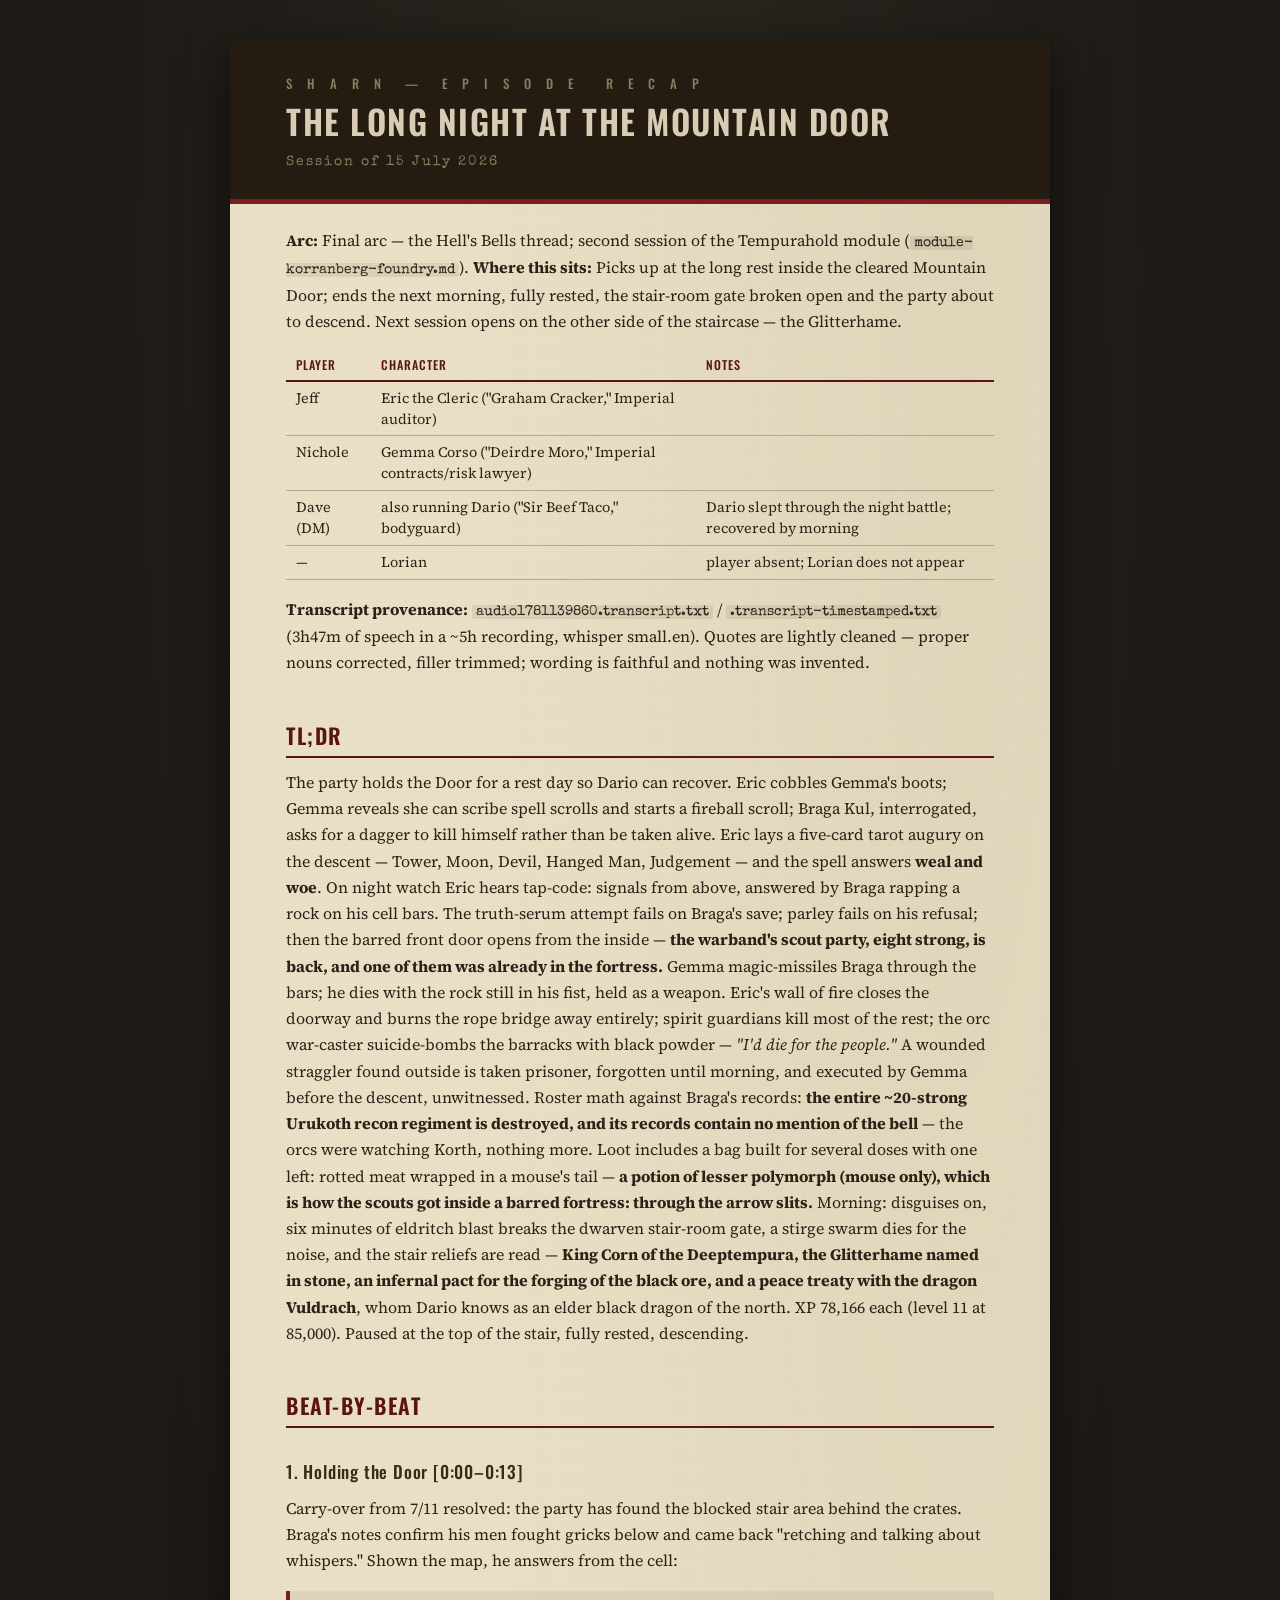
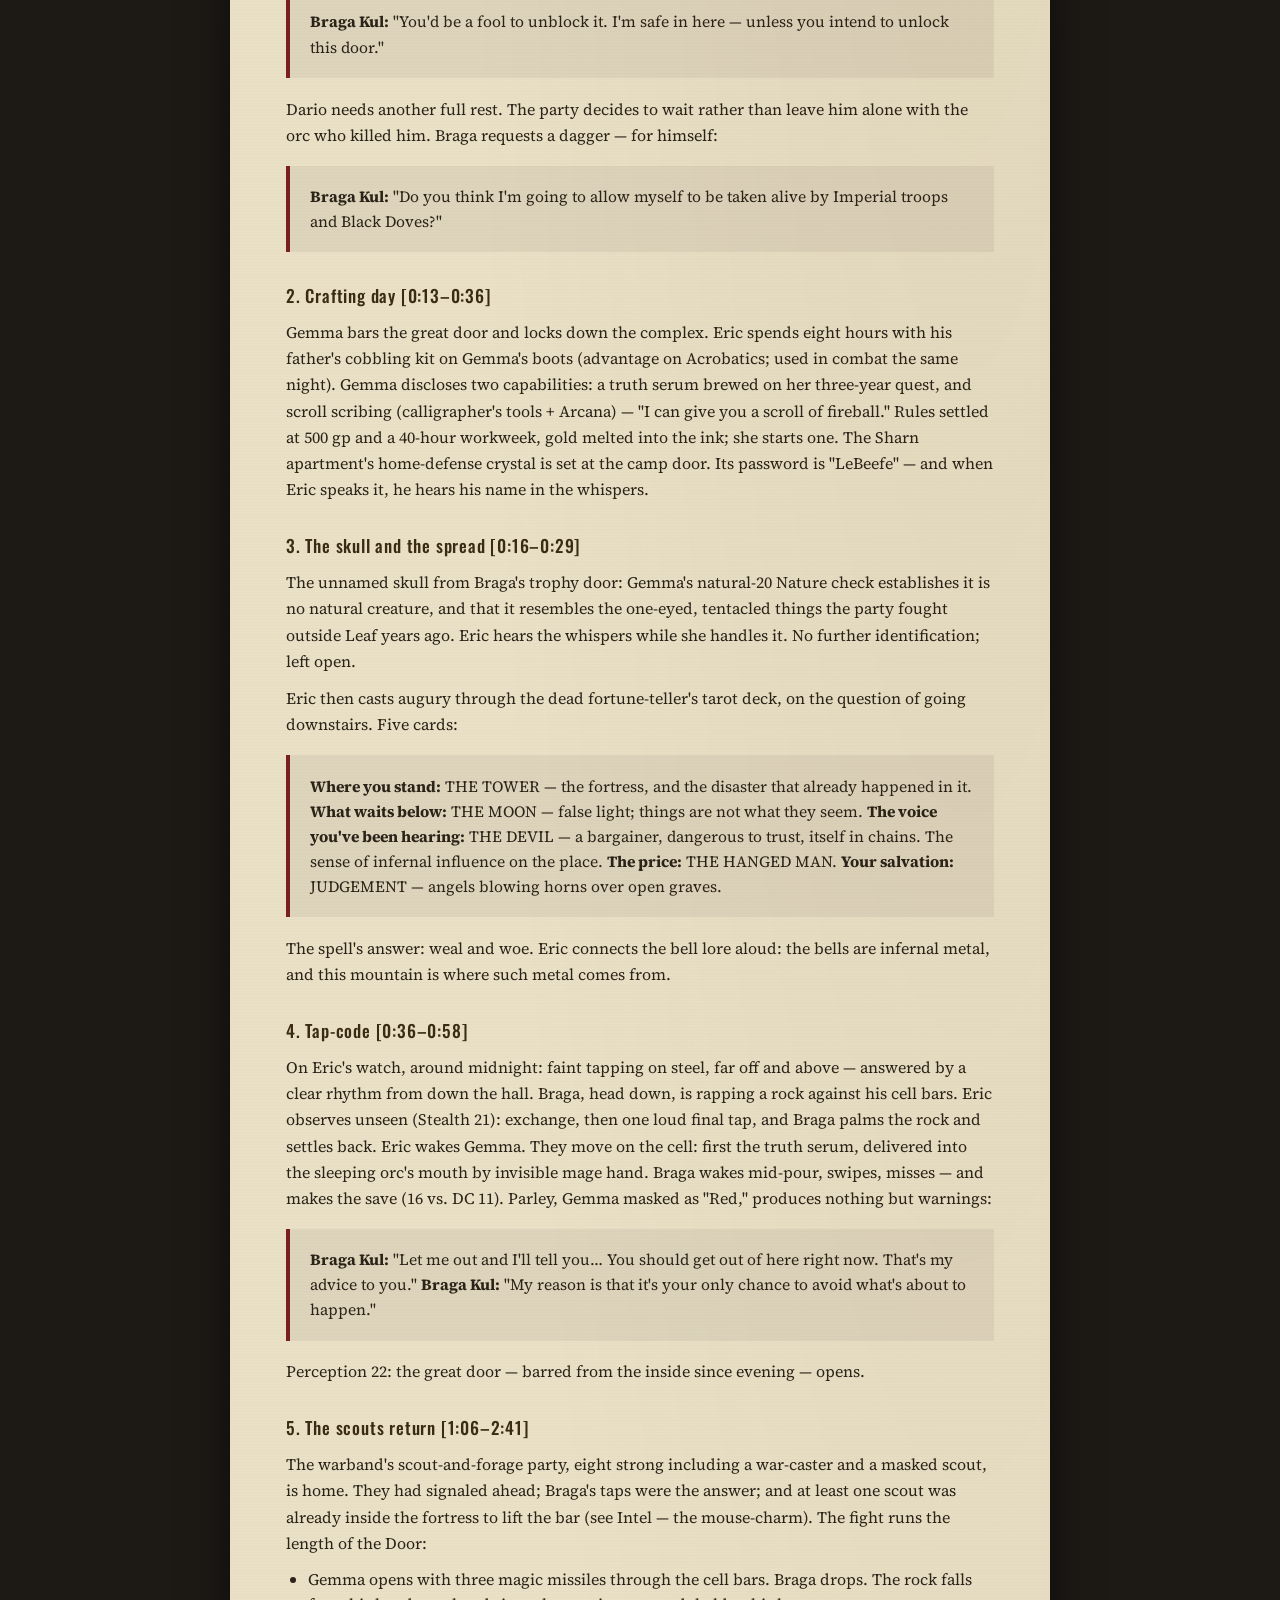
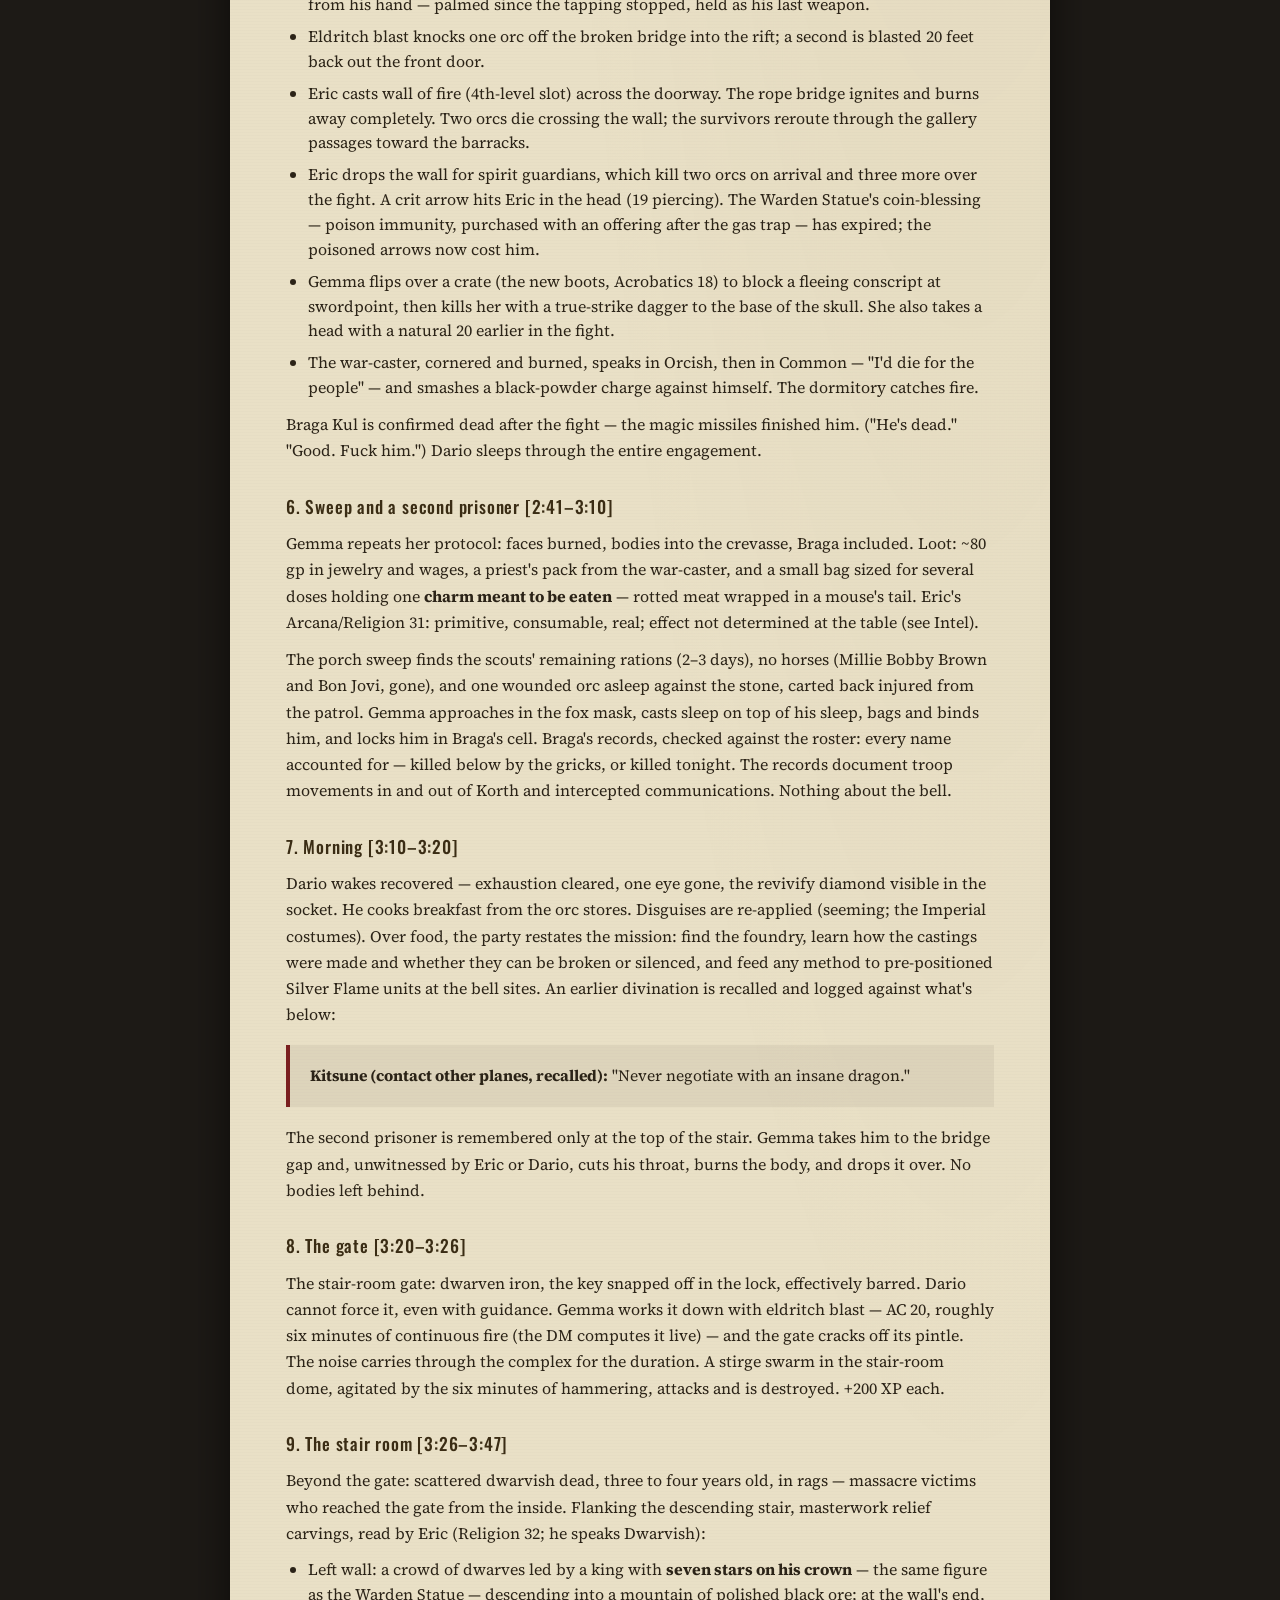
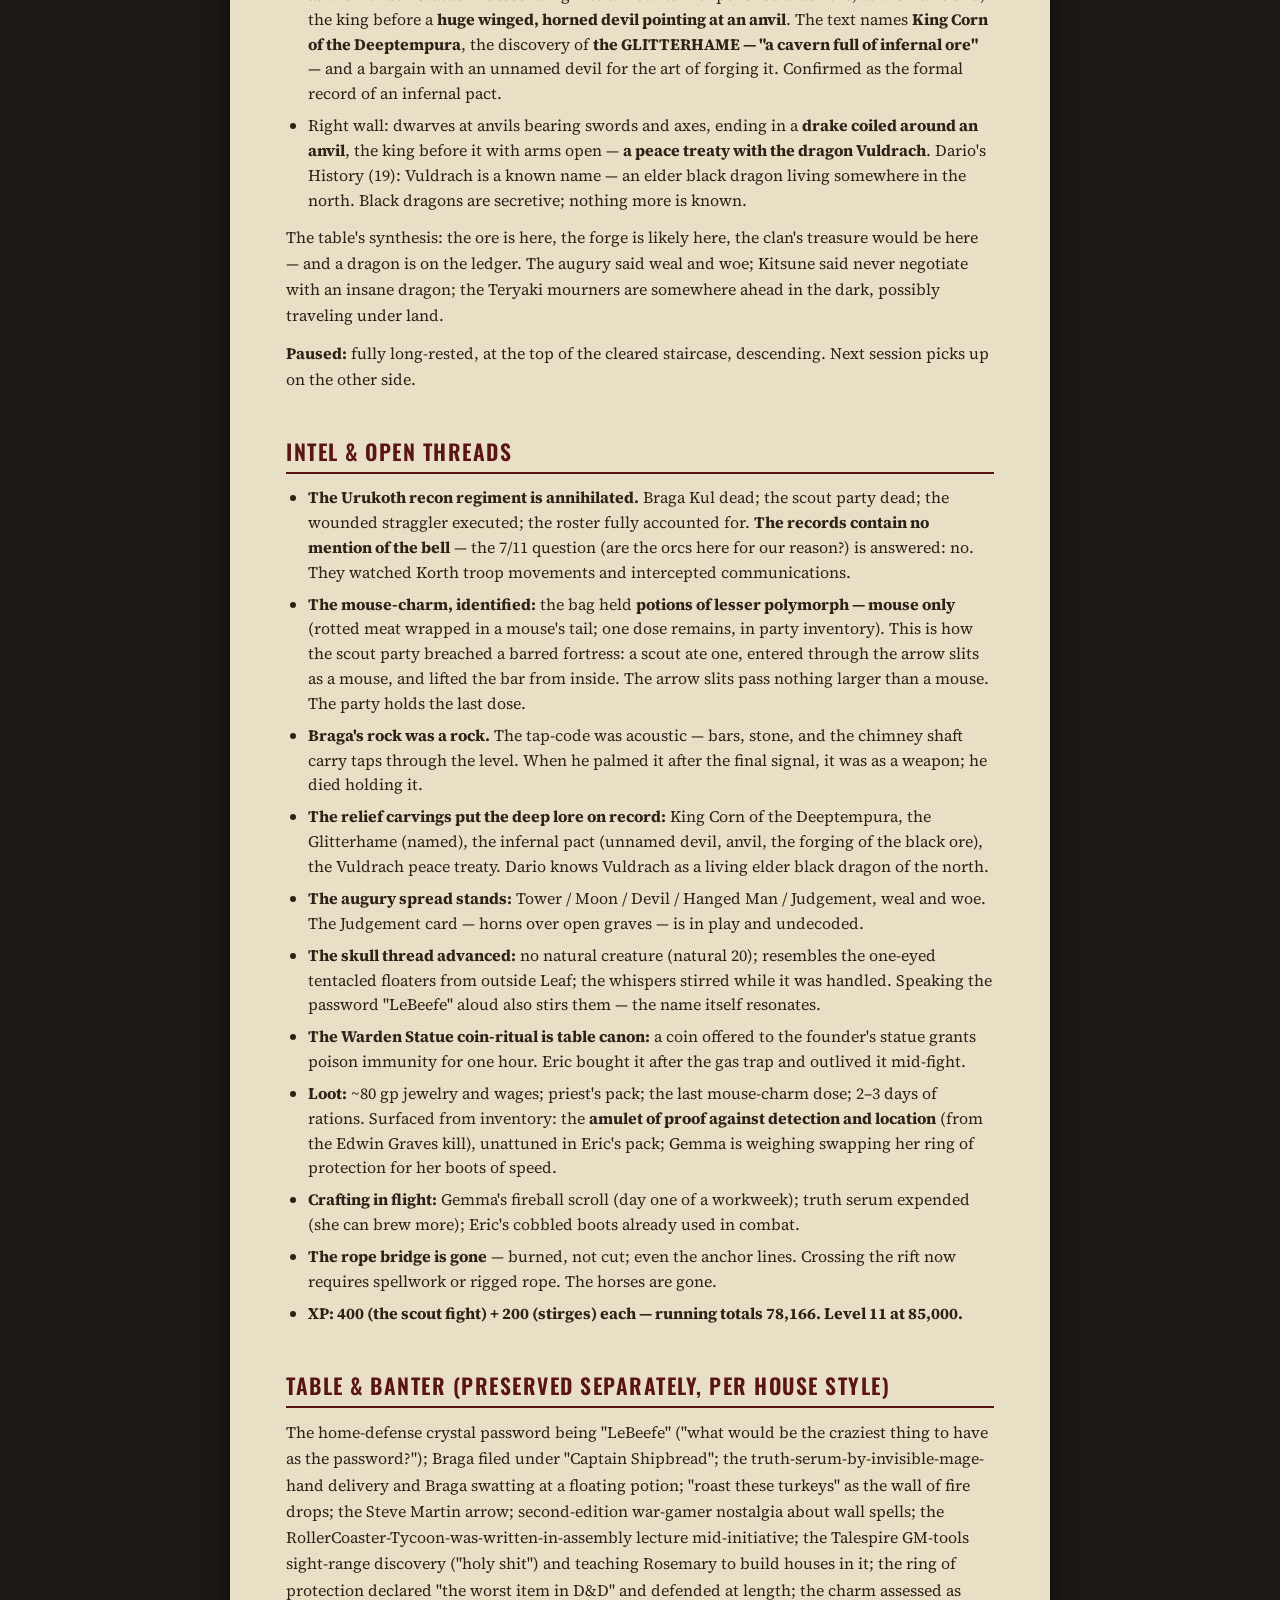
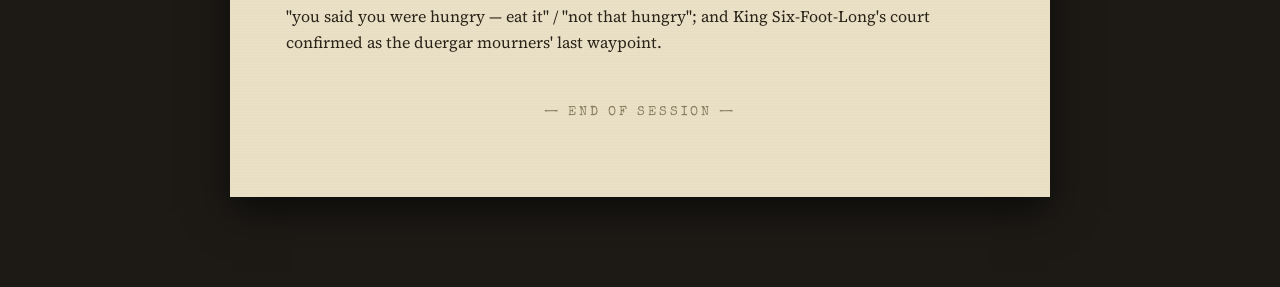
<file: session-2026-07-15-recap.html>
<!DOCTYPE html>
<html><head><meta charset="utf-8">
<meta name="viewport" content="width=device-width, initial-scale=1">
<title>SHARN — The Long Night at the Mountain Door</title>
<link rel="preconnect" href="https://fonts.googleapis.com">
<link rel="preconnect" href="https://fonts.gstatic.com" crossorigin>
<link href="https://fonts.googleapis.com/css2?family=Oswald:wght@400;500;600&family=Source+Serif+4:ital,wght@0,400;0,600;1,400&family=Special+Elite&display=swap" rel="stylesheet">
<style>
*{box-sizing:border-box} html,body{margin:0;padding:0}
body{background:#1d1a16;color:#2b2317;font-family:'Source Serif 4',Georgia,serif;
 background-image:radial-gradient(ellipse 80% 50% at 50% 4%, rgba(230,210,160,.06), transparent 60%);
 padding:40px 12px 90px}
.sheet{max-width:820px;margin:0 auto;background:#e9e0c6;box-shadow:0 14px 40px rgba(0,0,0,.6);
 padding:0 0 64px;
 background-image:radial-gradient(ellipse at 90% 4%, rgba(120,90,40,.08), transparent 50%),
 repeating-linear-gradient(0deg, rgba(0,0,0,.01) 0 1px, transparent 1px 3px)}
.masthead{background:#241c10;color:#d8cdb4;padding:34px 56px 26px;
 border-bottom:5px solid #7a1f1f}
.masthead .campaign{font-family:'Oswald',sans-serif;font-weight:500;letter-spacing:6px;
 font-size:.8rem;color:#8a7c5e;margin:0 0 8px}
.masthead h1{font-family:'Oswald',sans-serif;font-weight:600;font-size:2.1rem;letter-spacing:1.5px;
 text-transform:uppercase;line-height:1.12;margin:0}
.masthead .date{font-family:'Special Elite',monospace;font-size:.85rem;color:#8a7c5e;
 letter-spacing:2px;margin:10px 0 0}
.inner{padding:12px 56px 0}
h2{font-family:'Oswald',sans-serif;font-weight:600;font-size:1.35rem;letter-spacing:1.5px;
 text-transform:uppercase;color:#5a1414;margin:2em 0 .5em;border-bottom:2px solid #5a1414;padding-bottom:5px}
h3{font-family:'Oswald',sans-serif;font-weight:500;font-size:1.08rem;letter-spacing:.8px;
 color:#3a2c14;margin:1.7em 0 .4em}
p{font-size:1rem;line-height:1.64;margin:.7em 0}
ul{margin:.6em 0;padding-left:1.4em} li{margin:.45em 0;line-height:1.55}
hr{border:none;border-top:1px solid rgba(90,20,20,.35);margin:2.2em 10%}
blockquote{margin:1.1em 0;padding:12px 20px;background:rgba(36,28,16,.06);
 border-left:4px solid #7a1f1f}
blockquote p{font-size:.98rem;line-height:1.6;margin:.4em 0}
code{font-family:'Special Elite',monospace;font-size:.85em;background:rgba(36,28,16,.08);
 padding:0 4px;border-radius:2px}
.tablewrap{overflow-x:auto;margin:1em 0}
table{border-collapse:collapse;width:100%;font-size:.9rem;line-height:1.45}
th{font-family:'Oswald',sans-serif;font-weight:500;letter-spacing:1px;font-size:.76rem;
 text-transform:uppercase;color:#5a1414;text-align:left;border-bottom:2px solid #5a1414;padding:6px 10px}
td{border-bottom:1px solid rgba(60,45,25,.3);padding:6px 10px;vertical-align:top}
.endmark{text-align:center;font-family:'Special Elite',monospace;font-size:.8rem;
 letter-spacing:3px;color:#8a7c5e;margin-top:48px}
@media (max-width:700px){.masthead{padding:26px 22px 20px} .inner{padding:10px 22px 0}
 .masthead h1{font-size:1.5rem}}
@media print{body{background:#fff;padding:0} .sheet{box-shadow:none;max-width:none}}
</style></head>
<body><div class="sheet">
<div class="masthead">
<p class="campaign">S H A R N &nbsp;—&nbsp; E P I S O D E &nbsp; R E C A P</p>
<h1>The Long Night at the Mountain Door</h1>
<p class="date">Session of 15 July 2026</p>
</div>
<div class="inner">
<p><strong>Arc:</strong> Final arc — the Hell's Bells thread; second session of the Tempurahold module (<code>module-korranberg-foundry.md</code>). <strong>Where this sits:</strong> Picks up at the long rest inside the cleared Mountain Door; ends the next morning, fully rested, the stair-room gate broken open and the party about to descend. Next session opens on the other side of the staircase — the Glitterhame.</p>
<div class='tablewrap'><table><thead><tr><th>Player</th><th>Character</th><th>Notes</th></tr></thead><tbody><tr><td>Jeff</td><td>Eric the Cleric ("Graham Cracker," Imperial auditor)</td><td></td></tr><tr><td>Nichole</td><td>Gemma Corso ("Deirdre Moro," Imperial contracts/risk lawyer)</td><td></td></tr><tr><td>Dave (DM)</td><td>also running Dario ("Sir Beef Taco," bodyguard)</td><td>Dario slept through the night battle; recovered by morning</td></tr><tr><td>—</td><td>Lorian</td><td>player absent; Lorian does not appear</td></tr></tbody></table></div>
<p><strong>Transcript provenance:</strong> <code>audio1781139860.transcript.txt</code> / <code>.transcript-timestamped.txt</code> (3h47m of speech in a ~5h recording, whisper small.en). Quotes are lightly cleaned — proper nouns corrected, filler trimmed; wording is faithful and nothing was invented.</p>
<h2>TL;DR</h2>
<p>The party holds the Door for a rest day so Dario can recover. Eric cobbles Gemma's boots; Gemma reveals she can scribe spell scrolls and starts a fireball scroll; Braga Kul, interrogated, asks for a dagger to kill himself rather than be taken alive. Eric lays a five-card tarot augury on the descent — Tower, Moon, Devil, Hanged Man, Judgement — and the spell answers <strong>weal and woe</strong>. On night watch Eric hears tap-code: signals from above, answered by Braga rapping a rock on his cell bars. The truth-serum attempt fails on Braga's save; parley fails on his refusal; then the barred front door opens from the inside — <strong>the warband's scout party, eight strong, is back, and one of them was already in the fortress.</strong> Gemma magic-missiles Braga through the bars; he dies with the rock still in his fist, held as a weapon. Eric's wall of fire closes the doorway and burns the rope bridge away entirely; spirit guardians kill most of the rest; the orc war-caster suicide-bombs the barracks with black powder — <em>"I'd die for the people."</em> A wounded straggler found outside is taken prisoner, forgotten until morning, and executed by Gemma before the descent, unwitnessed. Roster math against Braga's records: <strong>the entire ~20-strong Urukoth recon regiment is destroyed, and its records contain no mention of the bell</strong> — the orcs were watching Korth, nothing more. Loot includes a bag built for several doses with one left: rotted meat wrapped in a mouse's tail — <strong>a potion of lesser polymorph (mouse only), which is how the scouts got inside a barred fortress: through the arrow slits.</strong> Morning: disguises on, six minutes of eldritch blast breaks the dwarven stair-room gate, a stirge swarm dies for the noise, and the stair reliefs are read — <strong>King Corn of the Deeptempura, the Glitterhame named in stone, an infernal pact for the forging of the black ore, and a peace treaty with the dragon Vuldrach</strong>, whom Dario knows as an elder black dragon of the north. XP 78,166 each (level 11 at 85,000). Paused at the top of the stair, fully rested, descending.</p>
<h2>Beat-by-beat</h2>
<h3>1. Holding the Door [0:00–0:13]</h3>
<p>Carry-over from 7/11 resolved: the party has found the blocked stair area behind the crates. Braga's notes confirm his men fought gricks below and came back "retching and talking about whispers." Shown the map, he answers from the cell:</p>
<blockquote><p><strong>Braga Kul:</strong> "You'd be a fool to unblock it. I'm safe in here — unless you intend to unlock this door."</p></blockquote>
<p>Dario needs another full rest. The party decides to wait rather than leave him alone with the orc who killed him. Braga requests a dagger — for himself:</p>
<blockquote><p><strong>Braga Kul:</strong> "Do you think I'm going to allow myself to be taken alive by Imperial troops and Black Doves?"</p></blockquote>
<h3>2. Crafting day [0:13–0:36]</h3>
<p>Gemma bars the great door and locks down the complex. Eric spends eight hours with his father's cobbling kit on Gemma's boots (advantage on Acrobatics; used in combat the same night). Gemma discloses two capabilities: a truth serum brewed on her three-year quest, and scroll scribing (calligrapher's tools + Arcana) — "I can give you a scroll of fireball." Rules settled at 500 gp and a 40-hour workweek, gold melted into the ink; she starts one. The Sharn apartment's home-defense crystal is set at the camp door. Its password is "LeBeefe" — and when Eric speaks it, he hears his name in the whispers.</p>
<h3>3. The skull and the spread [0:16–0:29]</h3>
<p>The unnamed skull from Braga's trophy door: Gemma's natural-20 Nature check establishes it is no natural creature, and that it resembles the one-eyed, tentacled things the party fought outside Leaf years ago. Eric hears the whispers while she handles it. No further identification; left open.</p>
<p>Eric then casts augury through the dead fortune-teller's tarot deck, on the question of going downstairs. Five cards:</p>
<blockquote><p><strong>Where you stand:</strong> THE TOWER — the fortress, and the disaster that already happened in it. <strong>What waits below:</strong> THE MOON — false light; things are not what they seem. <strong>The voice you've been hearing:</strong> THE DEVIL — a bargainer, dangerous to trust, itself in chains. The sense of infernal influence on the place. <strong>The price:</strong> THE HANGED MAN. <strong>Your salvation:</strong> JUDGEMENT — angels blowing horns over open graves.</p></blockquote>
<p>The spell's answer: weal and woe. Eric connects the bell lore aloud: the bells are infernal metal, and this mountain is where such metal comes from.</p>
<h3>4. Tap-code [0:36–0:58]</h3>
<p>On Eric's watch, around midnight: faint tapping on steel, far off and above — answered by a clear rhythm from down the hall. Braga, head down, is rapping a rock against his cell bars. Eric observes unseen (Stealth 21): exchange, then one loud final tap, and Braga palms the rock and settles back. Eric wakes Gemma. They move on the cell: first the truth serum, delivered into the sleeping orc's mouth by invisible mage hand. Braga wakes mid-pour, swipes, misses — and makes the save (16 vs. DC 11). Parley, Gemma masked as "Red," produces nothing but warnings:</p>
<blockquote><p><strong>Braga Kul:</strong> "Let me out and I'll tell you… You should get out of here right now. That's my advice to you." <strong>Braga Kul:</strong> "My reason is that it's your only chance to avoid what's about to happen."</p></blockquote>
<p>Perception 22: the great door — barred from the inside since evening — opens.</p>
<h3>5. The scouts return [1:06–2:41]</h3>
<p>The warband's scout-and-forage party, eight strong including a war-caster and a masked scout, is home. They had signaled ahead; Braga's taps were the answer; and at least one scout was already inside the fortress to lift the bar (see Intel — the mouse-charm). The fight runs the length of the Door:</p>
<ul><li>Gemma opens with three magic missiles through the cell bars. Braga drops. The rock falls from his hand — palmed since the tapping stopped, held as his last weapon.</li><li>Eldritch blast knocks one orc off the broken bridge into the rift; a second is blasted 20 feet back out the front door.</li><li>Eric casts wall of fire (4th-level slot) across the doorway. The rope bridge ignites and burns away completely. Two orcs die crossing the wall; the survivors reroute through the gallery passages toward the barracks.</li><li>Eric drops the wall for spirit guardians, which kill two orcs on arrival and three more over the fight. A crit arrow hits Eric in the head (19 piercing). The Warden Statue's coin-blessing — poison immunity, purchased with an offering after the gas trap — has expired; the poisoned arrows now cost him.</li><li>Gemma flips over a crate (the new boots, Acrobatics 18) to block a fleeing conscript at swordpoint, then kills her with a true-strike dagger to the base of the skull. She also takes a head with a natural 20 earlier in the fight.</li><li>The war-caster, cornered and burned, speaks in Orcish, then in Common — "I'd die for the people" — and smashes a black-powder charge against himself. The dormitory catches fire.</li></ul>
<p>Braga Kul is confirmed dead after the fight — the magic missiles finished him. ("He's dead." "Good. Fuck him.") Dario sleeps through the entire engagement.</p>
<h3>6. Sweep and a second prisoner [2:41–3:10]</h3>
<p>Gemma repeats her protocol: faces burned, bodies into the crevasse, Braga included. Loot: ~80 gp in jewelry and wages, a priest's pack from the war-caster, and a small bag sized for several doses holding one <strong>charm meant to be eaten</strong> — rotted meat wrapped in a mouse's tail. Eric's Arcana/Religion 31: primitive, consumable, real; effect not determined at the table (see Intel).</p>
<p>The porch sweep finds the scouts' remaining rations (2–3 days), no horses (Millie Bobby Brown and Bon Jovi, gone), and one wounded orc asleep against the stone, carted back injured from the patrol. Gemma approaches in the fox mask, casts sleep on top of his sleep, bags and binds him, and locks him in Braga's cell. Braga's records, checked against the roster: every name accounted for — killed below by the gricks, or killed tonight. The records document troop movements in and out of Korth and intercepted communications. Nothing about the bell.</p>
<h3>7. Morning [3:10–3:20]</h3>
<p>Dario wakes recovered — exhaustion cleared, one eye gone, the revivify diamond visible in the socket. He cooks breakfast from the orc stores. Disguises are re-applied (seeming; the Imperial costumes). Over food, the party restates the mission: find the foundry, learn how the castings were made and whether they can be broken or silenced, and feed any method to pre-positioned Silver Flame units at the bell sites. An earlier divination is recalled and logged against what's below:</p>
<blockquote><p><strong>Kitsune (contact other planes, recalled):</strong> "Never negotiate with an insane dragon."</p></blockquote>
<p>The second prisoner is remembered only at the top of the stair. Gemma takes him to the bridge gap and, unwitnessed by Eric or Dario, cuts his throat, burns the body, and drops it over. No bodies left behind.</p>
<h3>8. The gate [3:20–3:26]</h3>
<p>The stair-room gate: dwarven iron, the key snapped off in the lock, effectively barred. Dario cannot force it, even with guidance. Gemma works it down with eldritch blast — AC 20, roughly six minutes of continuous fire (the DM computes it live) — and the gate cracks off its pintle. The noise carries through the complex for the duration. A stirge swarm in the stair-room dome, agitated by the six minutes of hammering, attacks and is destroyed. +200 XP each.</p>
<h3>9. The stair room [3:26–3:47]</h3>
<p>Beyond the gate: scattered dwarvish dead, three to four years old, in rags — massacre victims who reached the gate from the inside. Flanking the descending stair, masterwork relief carvings, read by Eric (Religion 32; he speaks Dwarvish):</p>
<ul><li>Left wall: a crowd of dwarves led by a king with <strong>seven stars on his crown</strong> — the same figure as the Warden Statue — descending into a mountain of polished black ore; at the wall's end, the king before a <strong>huge winged, horned devil pointing at an anvil</strong>. The text names <strong>King Corn of the Deeptempura</strong>, the discovery of <strong>the GLITTERHAME — "a cavern full of infernal ore"</strong> — and a bargain with an unnamed devil for the art of forging it. Confirmed as the formal record of an infernal pact.</li><li>Right wall: dwarves at anvils bearing swords and axes, ending in a <strong>drake coiled around an anvil</strong>, the king before it with arms open — <strong>a peace treaty with the dragon Vuldrach</strong>. Dario's History (19): Vuldrach is a known name — an elder black dragon living somewhere in the north. Black dragons are secretive; nothing more is known.</li></ul>
<p>The table's synthesis: the ore is here, the forge is likely here, the clan's treasure would be here — and a dragon is on the ledger. The augury said weal and woe; Kitsune said never negotiate with an insane dragon; the Teryaki mourners are somewhere ahead in the dark, possibly traveling under land.</p>
<p><strong>Paused:</strong> fully long-rested, at the top of the cleared staircase, descending. Next session picks up on the other side.</p>
<h2>Intel &amp; open threads</h2>
<ul><li><strong>The Urukoth recon regiment is annihilated.</strong> Braga Kul dead; the scout party dead; the wounded straggler executed; the roster fully accounted for. <strong>The records contain no mention of the bell</strong> — the 7/11 question (are the orcs here for our reason?) is answered: no. They watched Korth troop movements and intercepted communications.</li><li><strong>The mouse-charm, identified:</strong> the bag held <strong>potions of lesser polymorph — mouse only</strong> (rotted meat wrapped in a mouse's tail; one dose remains, in party inventory). This is how the scout party breached a barred fortress: a scout ate one, entered through the arrow slits as a mouse, and lifted the bar from inside. The arrow slits pass nothing larger than a mouse. The party holds the last dose.</li><li><strong>Braga's rock was a rock.</strong> The tap-code was acoustic — bars, stone, and the chimney shaft carry taps through the level. When he palmed it after the final signal, it was as a weapon; he died holding it.</li><li><strong>The relief carvings put the deep lore on record:</strong> King Corn of the Deeptempura, the Glitterhame (named), the infernal pact (unnamed devil, anvil, the forging of the black ore), the Vuldrach peace treaty. Dario knows Vuldrach as a living elder black dragon of the north.</li><li><strong>The augury spread stands:</strong> Tower / Moon / Devil / Hanged Man / Judgement, weal and woe. The Judgement card — horns over open graves — is in play and undecoded.</li><li><strong>The skull thread advanced:</strong> no natural creature (natural 20); resembles the one-eyed tentacled floaters from outside Leaf; the whispers stirred while it was handled. Speaking the password "LeBeefe" aloud also stirs them — the name itself resonates.</li><li><strong>The Warden Statue coin-ritual is table canon:</strong> a coin offered to the founder's statue grants poison immunity for one hour. Eric bought it after the gas trap and outlived it mid-fight.</li><li><strong>Loot:</strong> ~80 gp jewelry and wages; priest's pack; the last mouse-charm dose; 2–3 days of rations. Surfaced from inventory: the <strong>amulet of proof against detection and location</strong> (from the Edwin Graves kill), unattuned in Eric's pack; Gemma is weighing swapping her ring of protection for her boots of speed.</li><li><strong>Crafting in flight:</strong> Gemma's fireball scroll (day one of a workweek); truth serum expended (she can brew more); Eric's cobbled boots already used in combat.</li><li><strong>The rope bridge is gone</strong> — burned, not cut; even the anchor lines. Crossing the rift now requires spellwork or rigged rope. The horses are gone.</li><li><strong>XP: 400 (the scout fight) + 200 (stirges) each — running totals 78,166. Level 11 at 85,000.</strong></li></ul>
<h2>Table &amp; banter (preserved separately, per house style)</h2>
<p>The home-defense crystal password being "LeBeefe" ("what would be the craziest thing to have as the password?"); Braga filed under "Captain Shipbread"; the truth-serum-by-invisible-mage-hand delivery and Braga swatting at a floating potion; "roast these turkeys" as the wall of fire drops; the Steve Martin arrow; second-edition war-gamer nostalgia about wall spells; the RollerCoaster-Tycoon-was-written-in-assembly lecture mid-initiative; the Talespire GM-tools sight-range discovery ("holy shit") and teaching Rosemary to build houses in it; the ring of protection declared "the worst item in D&amp;D" and defended at length; the charm assessed as "you said you were hungry — eat it" / "not that hungry"; and King Six-Foot-Long's court confirmed as the duergar mourners' last waypoint.</p>
<p class="endmark">— END OF SESSION —</p>
</div>
</div></body></html>
</file>
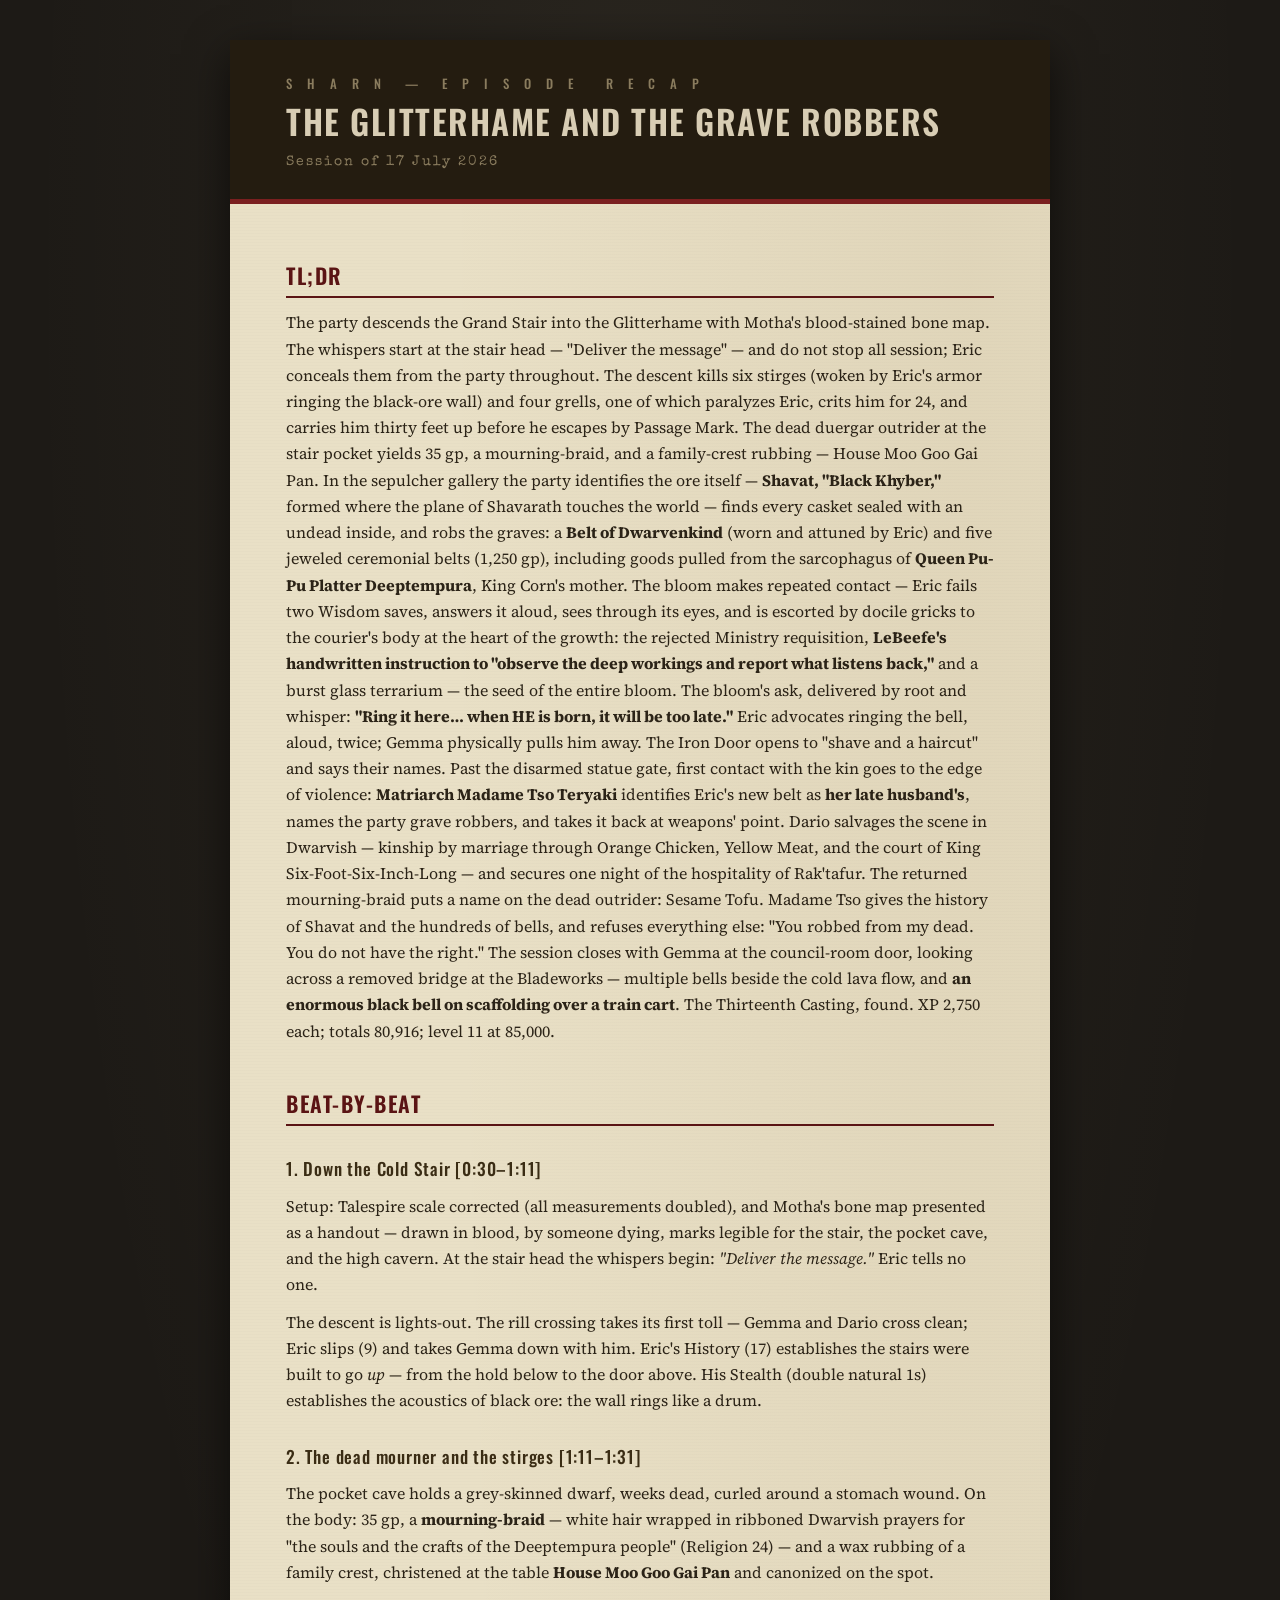
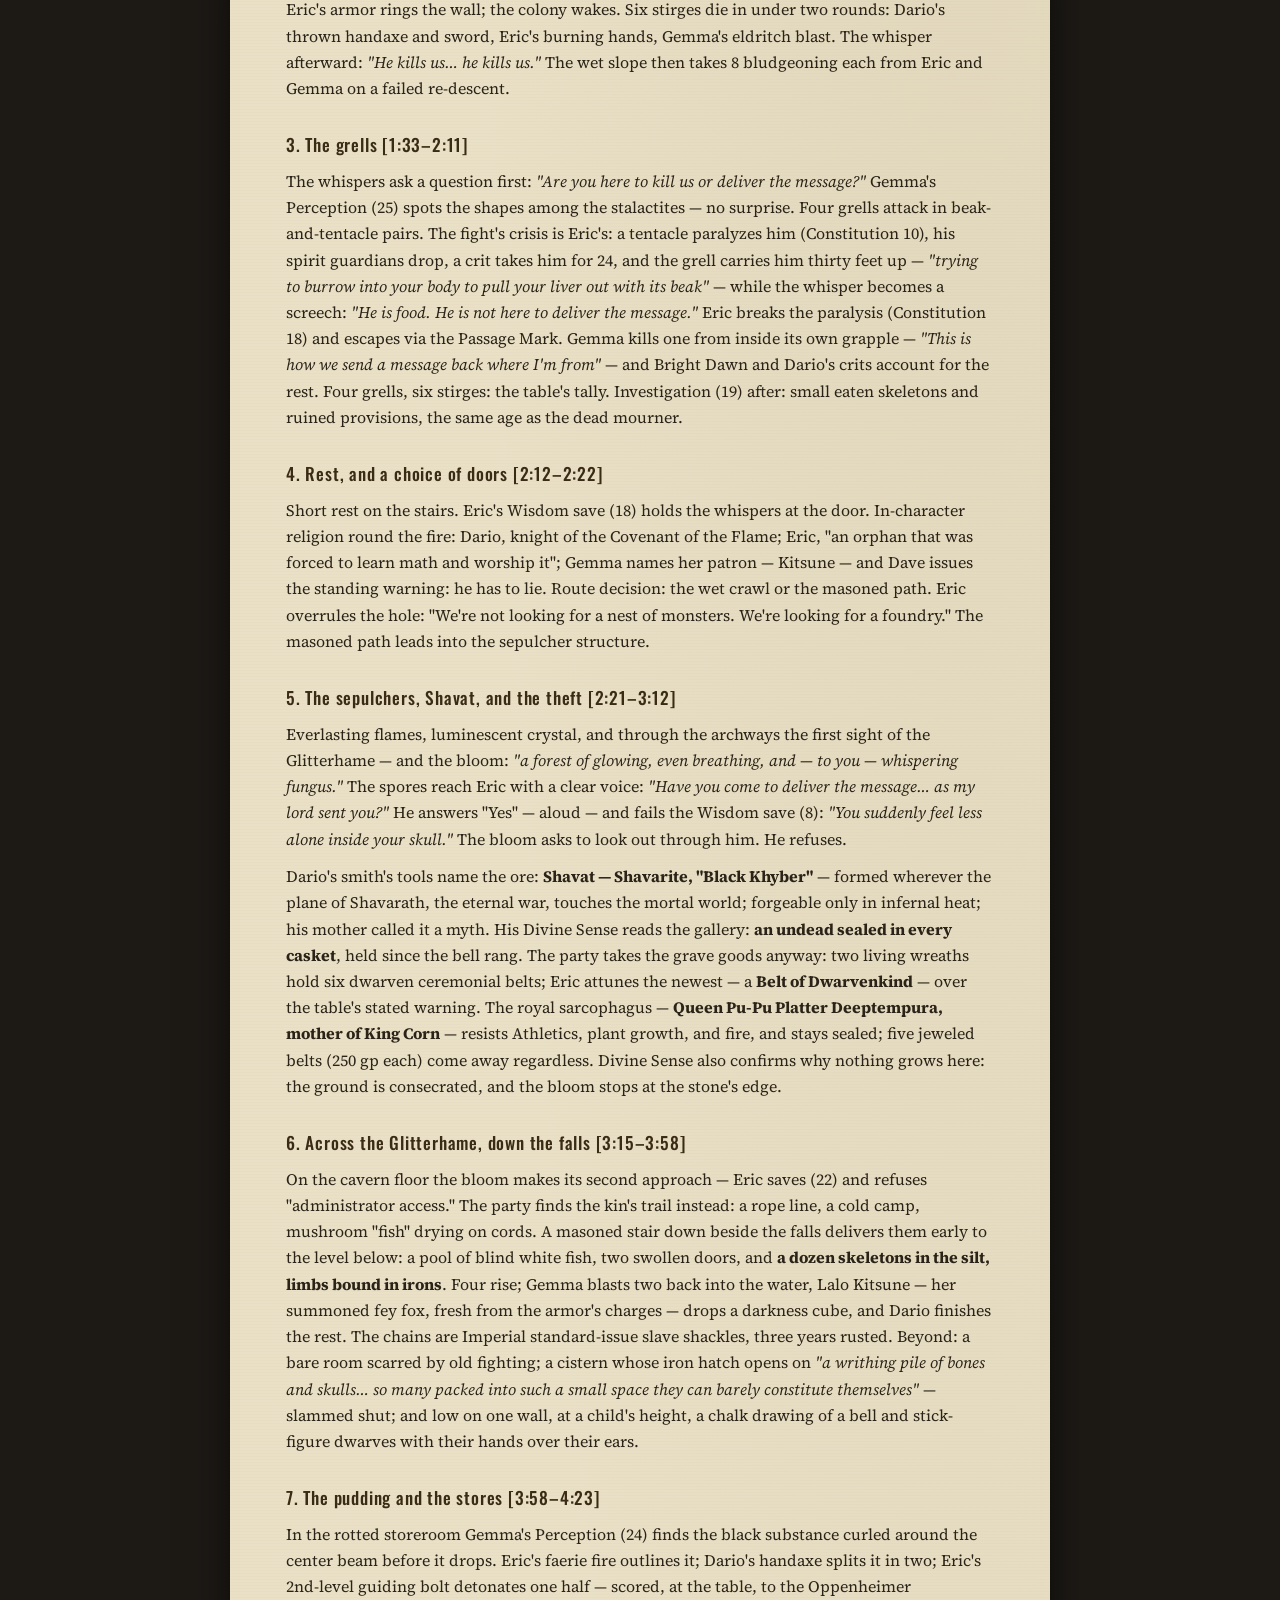
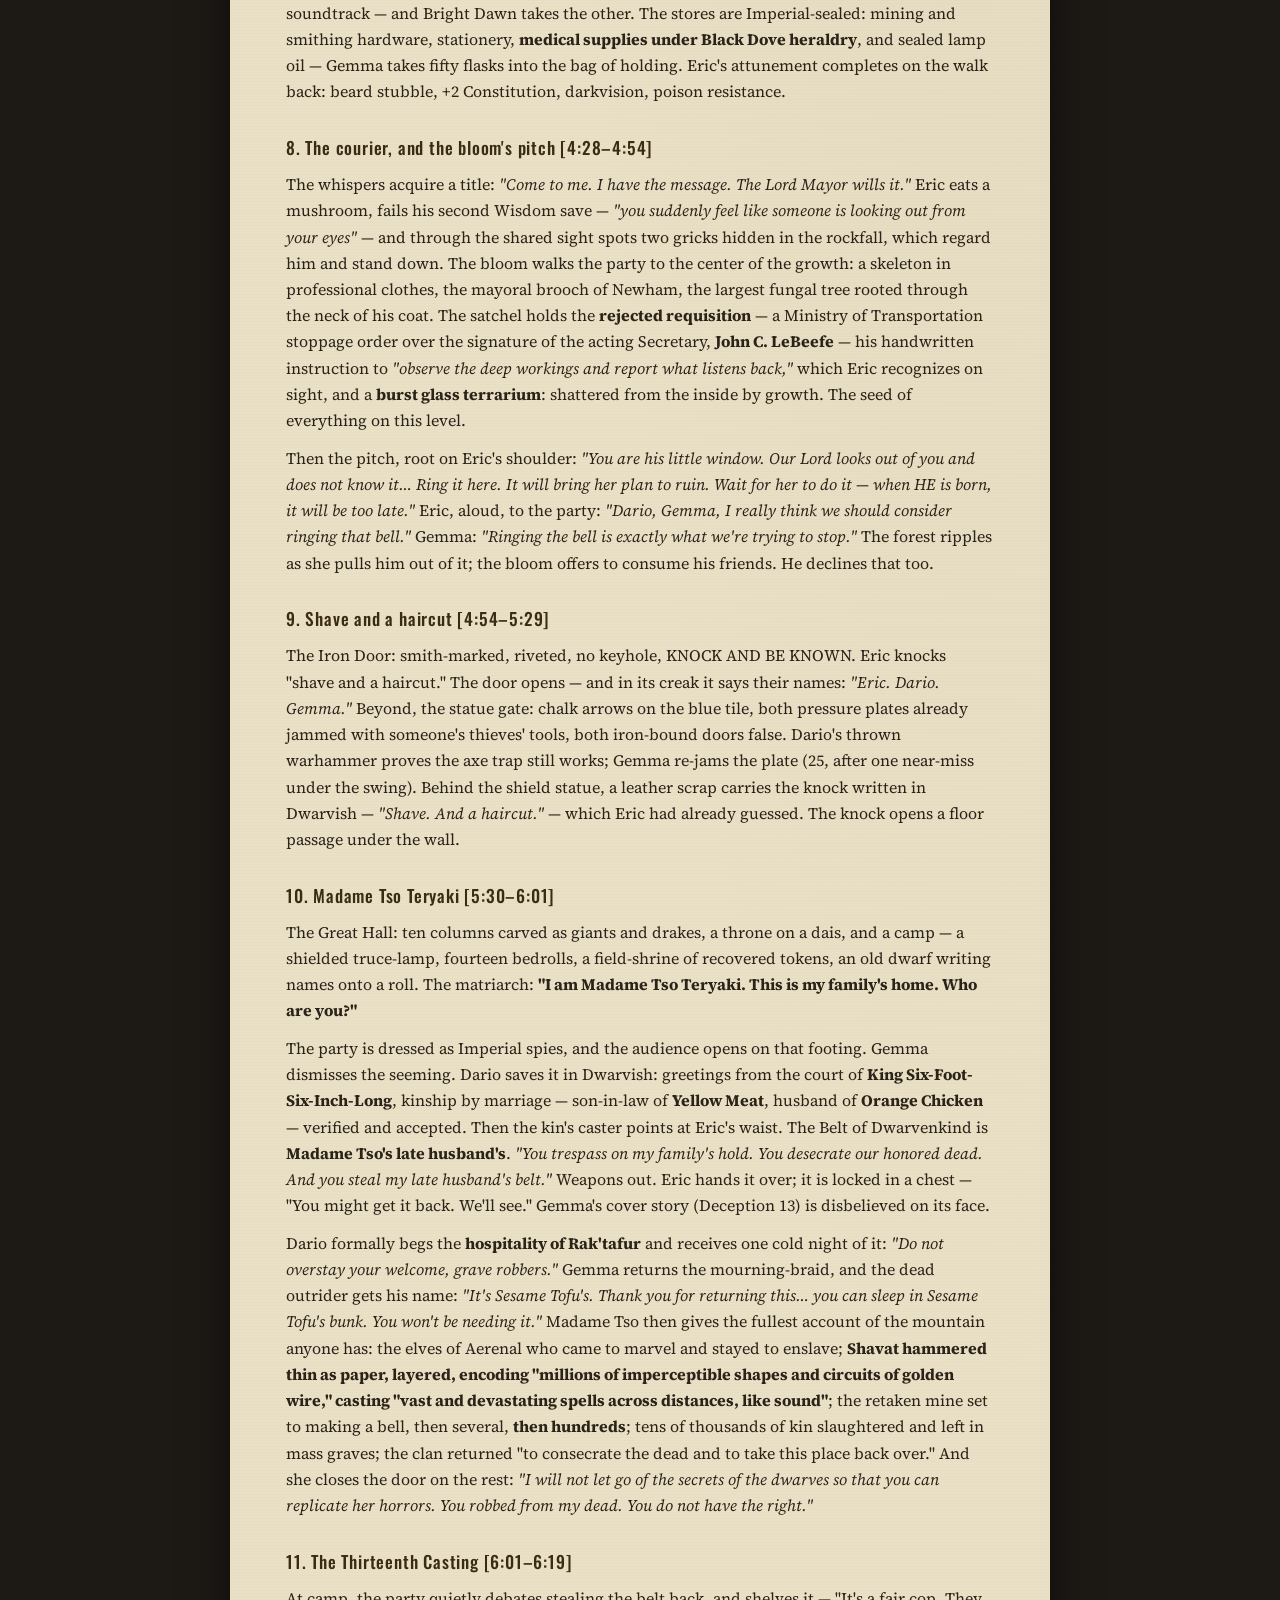
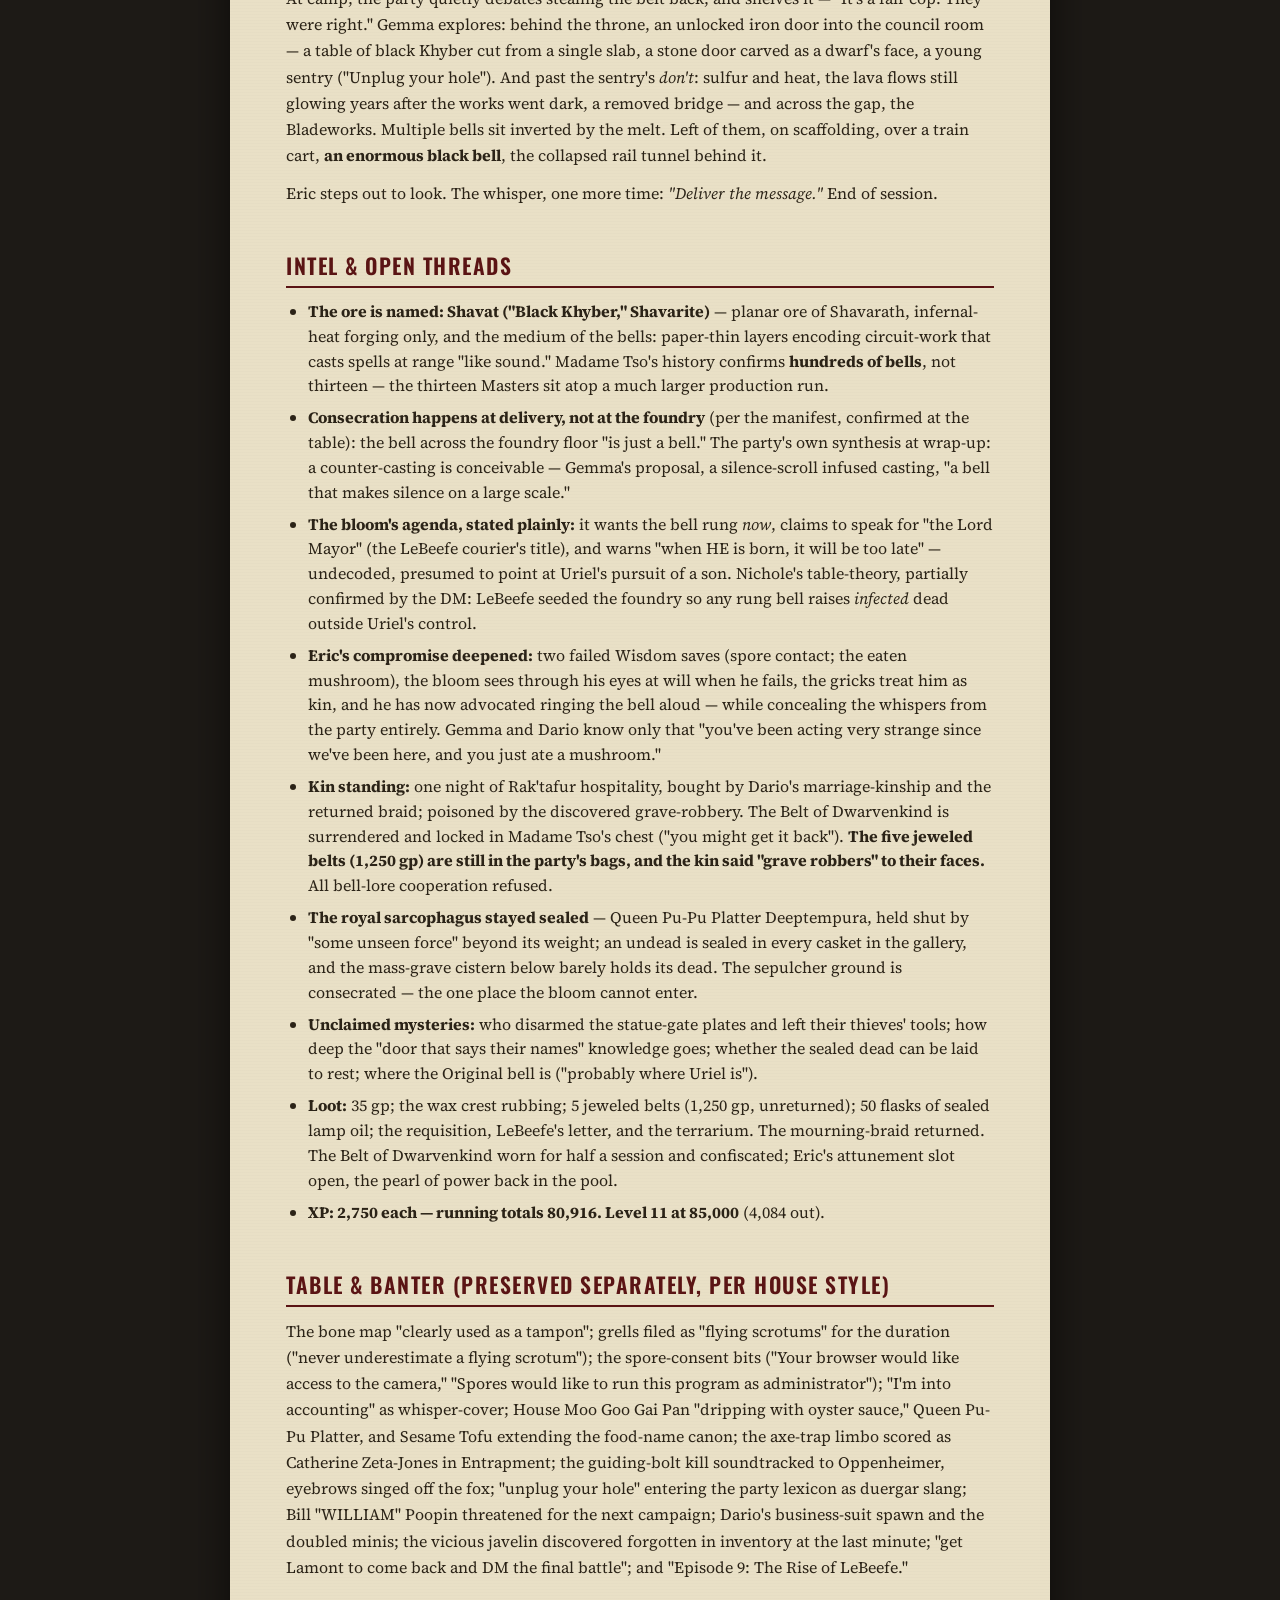
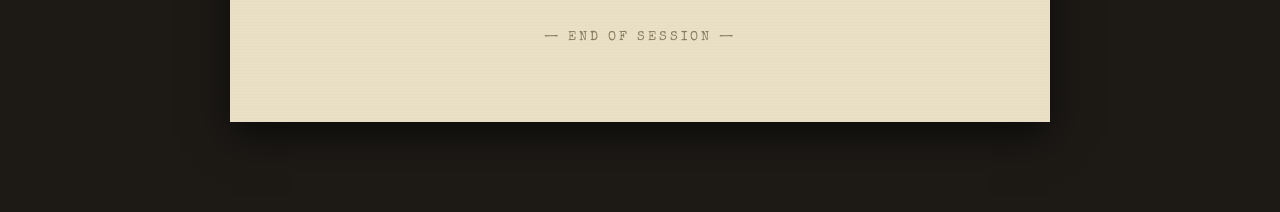
<file: session-2026-07-17-recap.html>
<!DOCTYPE html>
<html><head><meta charset="utf-8">
<meta name="viewport" content="width=device-width, initial-scale=1">
<title>SHARN — The Glitterhame and the Grave Robbers</title>
<link rel="preconnect" href="https://fonts.googleapis.com">
<link rel="preconnect" href="https://fonts.gstatic.com" crossorigin>
<link href="https://fonts.googleapis.com/css2?family=Oswald:wght@400;500;600&family=Source+Serif+4:ital,wght@0,400;0,600;1,400&family=Special+Elite&display=swap" rel="stylesheet">
<style>
*{box-sizing:border-box} html,body{margin:0;padding:0}
body{background:#1d1a16;color:#2b2317;font-family:'Source Serif 4',Georgia,serif;
 background-image:radial-gradient(ellipse 80% 50% at 50% 4%, rgba(230,210,160,.06), transparent 60%);
 padding:40px 12px 90px}
.sheet{max-width:820px;margin:0 auto;background:#e9e0c6;box-shadow:0 14px 40px rgba(0,0,0,.6);
 padding:0 0 64px;
 background-image:radial-gradient(ellipse at 90% 4%, rgba(120,90,40,.08), transparent 50%),
 repeating-linear-gradient(0deg, rgba(0,0,0,.01) 0 1px, transparent 1px 3px)}
.masthead{background:#241c10;color:#d8cdb4;padding:34px 56px 26px;
 border-bottom:5px solid #7a1f1f}
.masthead .campaign{font-family:'Oswald',sans-serif;font-weight:500;letter-spacing:6px;
 font-size:.8rem;color:#8a7c5e;margin:0 0 8px}
.masthead h1{font-family:'Oswald',sans-serif;font-weight:600;font-size:2.1rem;letter-spacing:1.5px;
 text-transform:uppercase;line-height:1.12;margin:0}
.masthead .date{font-family:'Special Elite',monospace;font-size:.85rem;color:#8a7c5e;
 letter-spacing:2px;margin:10px 0 0}
.inner{padding:12px 56px 0}
h2{font-family:'Oswald',sans-serif;font-weight:600;font-size:1.35rem;letter-spacing:1.5px;
 text-transform:uppercase;color:#5a1414;margin:2em 0 .5em;border-bottom:2px solid #5a1414;padding-bottom:5px}
h3{font-family:'Oswald',sans-serif;font-weight:500;font-size:1.08rem;letter-spacing:.8px;
 color:#3a2c14;margin:1.7em 0 .4em}
p{font-size:1rem;line-height:1.64;margin:.7em 0}
ul{margin:.6em 0;padding-left:1.4em} li{margin:.45em 0;line-height:1.55}
hr{border:none;border-top:1px solid rgba(90,20,20,.35);margin:2.2em 10%}
blockquote{margin:1.1em 0;padding:12px 20px;background:rgba(36,28,16,.06);
 border-left:4px solid #7a1f1f}
blockquote p{font-size:.98rem;line-height:1.6;margin:.4em 0}
code{font-family:'Special Elite',monospace;font-size:.85em;background:rgba(36,28,16,.08);
 padding:0 4px;border-radius:2px}
.tablewrap{overflow-x:auto;margin:1em 0}
table{border-collapse:collapse;width:100%;font-size:.9rem;line-height:1.45}
th{font-family:'Oswald',sans-serif;font-weight:500;letter-spacing:1px;font-size:.76rem;
 text-transform:uppercase;color:#5a1414;text-align:left;border-bottom:2px solid #5a1414;padding:6px 10px}
td{border-bottom:1px solid rgba(60,45,25,.3);padding:6px 10px;vertical-align:top}
.endmark{text-align:center;font-family:'Special Elite',monospace;font-size:.8rem;
 letter-spacing:3px;color:#8a7c5e;margin-top:48px}
@media (max-width:700px){.masthead{padding:26px 22px 20px} .inner{padding:10px 22px 0}
 .masthead h1{font-size:1.5rem}}
@media print{body{background:#fff;padding:0} .sheet{box-shadow:none;max-width:none}}
</style></head>
<body><div class="sheet">
<div class="masthead">
<p class="campaign">S H A R N &nbsp;—&nbsp; E P I S O D E &nbsp; R E C A P</p>
<h1>The Glitterhame and the Grave Robbers</h1>
<p class="date">Session of 17 July 2026</p>
</div>
<div class="inner">
<h2>TL;DR</h2>
<p>The party descends the Grand Stair into the Glitterhame with Motha's blood-stained bone map. The whispers start at the stair head — "Deliver the message" — and do not stop all session; Eric conceals them from the party throughout. The descent kills six stirges (woken by Eric's armor ringing the black-ore wall) and four grells, one of which paralyzes Eric, crits him for 24, and carries him thirty feet up before he escapes by Passage Mark. The dead duergar outrider at the stair pocket yields 35 gp, a mourning-braid, and a family-crest rubbing — House Moo Goo Gai Pan. In the sepulcher gallery the party identifies the ore itself — <strong>Shavat, "Black Khyber,"</strong> formed where the plane of Shavarath touches the world — finds every casket sealed with an undead inside, and robs the graves: a <strong>Belt of Dwarvenkind</strong> (worn and attuned by Eric) and five jeweled ceremonial belts (1,250 gp), including goods pulled from the sarcophagus of <strong>Queen Pu-Pu Platter Deeptempura</strong>, King Corn's mother. The bloom makes repeated contact — Eric fails two Wisdom saves, answers it aloud, sees through its eyes, and is escorted by docile gricks to the courier's body at the heart of the growth: the rejected Ministry requisition, <strong>LeBeefe's handwritten instruction to "observe the deep workings and report what listens back,"</strong> and a burst glass terrarium — the seed of the entire bloom. The bloom's ask, delivered by root and whisper: <strong>"Ring it here… when HE is born, it will be too late."</strong> Eric advocates ringing the bell, aloud, twice; Gemma physically pulls him away. The Iron Door opens to "shave and a haircut" and says their names. Past the disarmed statue gate, first contact with the kin goes to the edge of violence: <strong>Matriarch Madame Tso Teryaki</strong> identifies Eric's new belt as <strong>her late husband's</strong>, names the party grave robbers, and takes it back at weapons' point. Dario salvages the scene in Dwarvish — kinship by marriage through Orange Chicken, Yellow Meat, and the court of King Six-Foot-Six-Inch-Long — and secures one night of the hospitality of Rak'tafur. The returned mourning-braid puts a name on the dead outrider: Sesame Tofu. Madame Tso gives the history of Shavat and the hundreds of bells, and refuses everything else: "You robbed from my dead. You do not have the right." The session closes with Gemma at the council-room door, looking across a removed bridge at the Bladeworks — multiple bells beside the cold lava flow, and <strong>an enormous black bell on scaffolding over a train cart</strong>. The Thirteenth Casting, found. XP 2,750 each; totals 80,916; level 11 at 85,000.</p>
<h2>Beat-by-beat</h2>
<h3>1. Down the Cold Stair [0:30–1:11]</h3>
<p>Setup: Talespire scale corrected (all measurements doubled), and Motha's bone map presented as a handout — drawn in blood, by someone dying, marks legible for the stair, the pocket cave, and the high cavern. At the stair head the whispers begin: <em>"Deliver the message."</em> Eric tells no one.</p>
<p>The descent is lights-out. The rill crossing takes its first toll — Gemma and Dario cross clean; Eric slips (9) and takes Gemma down with him. Eric's History (17) establishes the stairs were built to go <em>up</em> — from the hold below to the door above. His Stealth (double natural 1s) establishes the acoustics of black ore: the wall rings like a drum.</p>
<h3>2. The dead mourner and the stirges [1:11–1:31]</h3>
<p>The pocket cave holds a grey-skinned dwarf, weeks dead, curled around a stomach wound. On the body: 35 gp, a <strong>mourning-braid</strong> — white hair wrapped in ribboned Dwarvish prayers for "the souls and the crafts of the Deeptempura people" (Religion 24) — and a wax rubbing of a family crest, christened at the table <strong>House Moo Goo Gai Pan</strong> and canonized on the spot.</p>
<p>Eric's armor rings the wall; the colony wakes. Six stirges die in under two rounds: Dario's thrown handaxe and sword, Eric's burning hands, Gemma's eldritch blast. The whisper afterward: <em>"He kills us… he kills us."</em> The wet slope then takes 8 bludgeoning each from Eric and Gemma on a failed re-descent.</p>
<h3>3. The grells [1:33–2:11]</h3>
<p>The whispers ask a question first: <em>"Are you here to kill us or deliver the message?"</em> Gemma's Perception (25) spots the shapes among the stalactites — no surprise. Four grells attack in beak-and-tentacle pairs. The fight's crisis is Eric's: a tentacle paralyzes him (Constitution 10), his spirit guardians drop, a crit takes him for 24, and the grell carries him thirty feet up — <em>"trying to burrow into your body to pull your liver out with its beak"</em> — while the whisper becomes a screech: <em>"He is food. He is not here to deliver the message."</em> Eric breaks the paralysis (Constitution 18) and escapes via the Passage Mark. Gemma kills one from inside its own grapple — <em>"This is how we send a message back where I'm from"</em> — and Bright Dawn and Dario's crits account for the rest. Four grells, six stirges: the table's tally. Investigation (19) after: small eaten skeletons and ruined provisions, the same age as the dead mourner.</p>
<h3>4. Rest, and a choice of doors [2:12–2:22]</h3>
<p>Short rest on the stairs. Eric's Wisdom save (18) holds the whispers at the door. In-character religion round the fire: Dario, knight of the Covenant of the Flame; Eric, "an orphan that was forced to learn math and worship it"; Gemma names her patron — Kitsune — and Dave issues the standing warning: he has to lie. Route decision: the wet crawl or the masoned path. Eric overrules the hole: "We're not looking for a nest of monsters. We're looking for a foundry." The masoned path leads into the sepulcher structure.</p>
<h3>5. The sepulchers, Shavat, and the theft [2:21–3:12]</h3>
<p>Everlasting flames, luminescent crystal, and through the archways the first sight of the Glitterhame — and the bloom: <em>"a forest of glowing, even breathing, and — to you — whispering fungus."</em> The spores reach Eric with a clear voice: <em>"Have you come to deliver the message… as my lord sent you?"</em> He answers "Yes" — aloud — and fails the Wisdom save (8): <em>"You suddenly feel less alone inside your skull."</em> The bloom asks to look out through him. He refuses.</p>
<p>Dario's smith's tools name the ore: <strong>Shavat — Shavarite, "Black Khyber"</strong> — formed wherever the plane of Shavarath, the eternal war, touches the mortal world; forgeable only in infernal heat; his mother called it a myth. His Divine Sense reads the gallery: <strong>an undead sealed in every casket</strong>, held since the bell rang. The party takes the grave goods anyway: two living wreaths hold six dwarven ceremonial belts; Eric attunes the newest — a <strong>Belt of Dwarvenkind</strong> — over the table's stated warning. The royal sarcophagus — <strong>Queen Pu-Pu Platter Deeptempura, mother of King Corn</strong> — resists Athletics, plant growth, and fire, and stays sealed; five jeweled belts (250 gp each) come away regardless. Divine Sense also confirms why nothing grows here: the ground is consecrated, and the bloom stops at the stone's edge.</p>
<h3>6. Across the Glitterhame, down the falls [3:15–3:58]</h3>
<p>On the cavern floor the bloom makes its second approach — Eric saves (22) and refuses "administrator access." The party finds the kin's trail instead: a rope line, a cold camp, mushroom "fish" drying on cords. A masoned stair down beside the falls delivers them early to the level below: a pool of blind white fish, two swollen doors, and <strong>a dozen skeletons in the silt, limbs bound in irons</strong>. Four rise; Gemma blasts two back into the water, Lalo Kitsune — her summoned fey fox, fresh from the armor's charges — drops a darkness cube, and Dario finishes the rest. The chains are Imperial standard-issue slave shackles, three years rusted. Beyond: a bare room scarred by old fighting; a cistern whose iron hatch opens on <em>"a writhing pile of bones and skulls… so many packed into such a small space they can barely constitute themselves"</em> — slammed shut; and low on one wall, at a child's height, a chalk drawing of a bell and stick-figure dwarves with their hands over their ears.</p>
<h3>7. The pudding and the stores [3:58–4:23]</h3>
<p>In the rotted storeroom Gemma's Perception (24) finds the black substance curled around the center beam before it drops. Eric's faerie fire outlines it; Dario's handaxe splits it in two; Eric's 2nd-level guiding bolt detonates one half — scored, at the table, to the Oppenheimer soundtrack — and Bright Dawn takes the other. The stores are Imperial-sealed: mining and smithing hardware, stationery, <strong>medical supplies under Black Dove heraldry</strong>, and sealed lamp oil — Gemma takes fifty flasks into the bag of holding. Eric's attunement completes on the walk back: beard stubble, +2 Constitution, darkvision, poison resistance.</p>
<h3>8. The courier, and the bloom's pitch [4:28–4:54]</h3>
<p>The whispers acquire a title: <em>"Come to me. I have the message. The Lord Mayor wills it."</em> Eric eats a mushroom, fails his second Wisdom save — <em>"you suddenly feel like someone is looking out from your eyes"</em> — and through the shared sight spots two gricks hidden in the rockfall, which regard him and stand down. The bloom walks the party to the center of the growth: a skeleton in professional clothes, the mayoral brooch of Newham, the largest fungal tree rooted through the neck of his coat. The satchel holds the <strong>rejected requisition</strong> — a Ministry of Transportation stoppage order over the signature of the acting Secretary, <strong>John C. LeBeefe</strong> — his handwritten instruction to <em>"observe the deep workings and report what listens back,"</em> which Eric recognizes on sight, and a <strong>burst glass terrarium</strong>: shattered from the inside by growth. The seed of everything on this level.</p>
<p>Then the pitch, root on Eric's shoulder: <em>"You are his little window. Our Lord looks out of you and does not know it… Ring it here. It will bring her plan to ruin. Wait for her to do it — when HE is born, it will be too late."</em> Eric, aloud, to the party: <em>"Dario, Gemma, I really think we should consider ringing that bell."</em> Gemma: <em>"Ringing the bell is exactly what we're trying to stop."</em> The forest ripples as she pulls him out of it; the bloom offers to consume his friends. He declines that too.</p>
<h3>9. Shave and a haircut [4:54–5:29]</h3>
<p>The Iron Door: smith-marked, riveted, no keyhole, KNOCK AND BE KNOWN. Eric knocks "shave and a haircut." The door opens — and in its creak it says their names: <em>"Eric. Dario. Gemma."</em> Beyond, the statue gate: chalk arrows on the blue tile, both pressure plates already jammed with someone's thieves' tools, both iron-bound doors false. Dario's thrown warhammer proves the axe trap still works; Gemma re-jams the plate (25, after one near-miss under the swing). Behind the shield statue, a leather scrap carries the knock written in Dwarvish — <em>"Shave. And a haircut."</em> — which Eric had already guessed. The knock opens a floor passage under the wall.</p>
<h3>10. Madame Tso Teryaki [5:30–6:01]</h3>
<p>The Great Hall: ten columns carved as giants and drakes, a throne on a dais, and a camp — a shielded truce-lamp, fourteen bedrolls, a field-shrine of recovered tokens, an old dwarf writing names onto a roll. The matriarch: <strong>"I am Madame Tso Teryaki. This is my family's home. Who are you?"</strong></p>
<p>The party is dressed as Imperial spies, and the audience opens on that footing. Gemma dismisses the seeming. Dario saves it in Dwarvish: greetings from the court of <strong>King Six-Foot-Six-Inch-Long</strong>, kinship by marriage — son-in-law of <strong>Yellow Meat</strong>, husband of <strong>Orange Chicken</strong> — verified and accepted. Then the kin's caster points at Eric's waist. The Belt of Dwarvenkind is <strong>Madame Tso's late husband's</strong>. <em>"You trespass on my family's hold. You desecrate our honored dead. And you steal my late husband's belt."</em> Weapons out. Eric hands it over; it is locked in a chest — "You might get it back. We'll see." Gemma's cover story (Deception 13) is disbelieved on its face.</p>
<p>Dario formally begs the <strong>hospitality of Rak'tafur</strong> and receives one cold night of it: <em>"Do not overstay your welcome, grave robbers."</em> Gemma returns the mourning-braid, and the dead outrider gets his name: <em>"It's Sesame Tofu's. Thank you for returning this… you can sleep in Sesame Tofu's bunk. You won't be needing it."</em> Madame Tso then gives the fullest account of the mountain anyone has: the elves of Aerenal who came to marvel and stayed to enslave; <strong>Shavat hammered thin as paper, layered, encoding "millions of imperceptible shapes and circuits of golden wire," casting "vast and devastating spells across distances, like sound"</strong>; the retaken mine set to making a bell, then several, <strong>then hundreds</strong>; tens of thousands of kin slaughtered and left in mass graves; the clan returned "to consecrate the dead and to take this place back over." And she closes the door on the rest: <em>"I will not let go of the secrets of the dwarves so that you can replicate her horrors. You robbed from my dead. You do not have the right."</em></p>
<h3>11. The Thirteenth Casting [6:01–6:19]</h3>
<p>At camp, the party quietly debates stealing the belt back, and shelves it — "It's a fair cop. They were right." Gemma explores: behind the throne, an unlocked iron door into the council room — a table of black Khyber cut from a single slab, a stone door carved as a dwarf's face, a young sentry ("Unplug your hole"). And past the sentry's <em>don't</em>: sulfur and heat, the lava flows still glowing years after the works went dark, a removed bridge — and across the gap, the Bladeworks. Multiple bells sit inverted by the melt. Left of them, on scaffolding, over a train cart, <strong>an enormous black bell</strong>, the collapsed rail tunnel behind it.</p>
<p>Eric steps out to look. The whisper, one more time: <em>"Deliver the message."</em> End of session.</p>
<h2>Intel &amp; open threads</h2>
<ul><li><strong>The ore is named: Shavat ("Black Khyber," Shavarite)</strong> — planar ore of Shavarath, infernal-heat forging only, and the medium of the bells: paper-thin layers encoding circuit-work that casts spells at range "like sound." Madame Tso's history confirms <strong>hundreds of bells</strong>, not thirteen — the thirteen Masters sit atop a much larger production run.</li><li><strong>Consecration happens at delivery, not at the foundry</strong> (per the manifest, confirmed at the table): the bell across the foundry floor "is just a bell." The party's own synthesis at wrap-up: a counter-casting is conceivable — Gemma's proposal, a silence-scroll infused casting, "a bell that makes silence on a large scale."</li><li><strong>The bloom's agenda, stated plainly:</strong> it wants the bell rung <em>now</em>, claims to speak for "the Lord Mayor" (the LeBeefe courier's title), and warns "when HE is born, it will be too late" — undecoded, presumed to point at Uriel's pursuit of a son. Nichole's table-theory, partially confirmed by the DM: LeBeefe seeded the foundry so any rung bell raises <em>infected</em> dead outside Uriel's control.</li><li><strong>Eric's compromise deepened:</strong> two failed Wisdom saves (spore contact; the eaten mushroom), the bloom sees through his eyes at will when he fails, the gricks treat him as kin, and he has now advocated ringing the bell aloud — while concealing the whispers from the party entirely. Gemma and Dario know only that "you've been acting very strange since we've been here, and you just ate a mushroom."</li><li><strong>Kin standing:</strong> one night of Rak'tafur hospitality, bought by Dario's marriage-kinship and the returned braid; poisoned by the discovered grave-robbery. The Belt of Dwarvenkind is surrendered and locked in Madame Tso's chest ("you might get it back"). <strong>The five jeweled belts (1,250 gp) are still in the party's bags, and the kin said "grave robbers" to their faces.</strong> All bell-lore cooperation refused.</li><li><strong>The royal sarcophagus stayed sealed</strong> — Queen Pu-Pu Platter Deeptempura, held shut by "some unseen force" beyond its weight; an undead is sealed in every casket in the gallery, and the mass-grave cistern below barely holds its dead. The sepulcher ground is consecrated — the one place the bloom cannot enter.</li><li><strong>Unclaimed mysteries:</strong> who disarmed the statue-gate plates and left their thieves' tools; how deep the "door that says their names" knowledge goes; whether the sealed dead can be laid to rest; where the Original bell is ("probably where Uriel is").</li><li><strong>Loot:</strong> 35 gp; the wax crest rubbing; 5 jeweled belts (1,250 gp, unreturned); 50 flasks of sealed lamp oil; the requisition, LeBeefe's letter, and the terrarium. The mourning-braid returned. The Belt of Dwarvenkind worn for half a session and confiscated; Eric's attunement slot open, the pearl of power back in the pool.</li><li><strong>XP: 2,750 each — running totals 80,916. Level 11 at 85,000</strong> (4,084 out).</li></ul>
<h2>Table &amp; banter (preserved separately, per house style)</h2>
<p>The bone map "clearly used as a tampon"; grells filed as "flying scrotums" for the duration ("never underestimate a flying scrotum"); the spore-consent bits ("Your browser would like access to the camera," "Spores would like to run this program as administrator"); "I'm into accounting" as whisper-cover; House Moo Goo Gai Pan "dripping with oyster sauce," Queen Pu-Pu Platter, and Sesame Tofu extending the food-name canon; the axe-trap limbo scored as Catherine Zeta-Jones in Entrapment; the guiding-bolt kill soundtracked to Oppenheimer, eyebrows singed off the fox; "unplug your hole" entering the party lexicon as duergar slang; Bill "WILLIAM" Poopin threatened for the next campaign; Dario's business-suit spawn and the doubled minis; the vicious javelin discovered forgotten in inventory at the last minute; "get Lamont to come back and DM the final battle"; and "Episode 9: The Rise of LeBeefe."</p>
<p class="endmark">— END OF SESSION —</p>
</div>
</div></body></html>
</file>
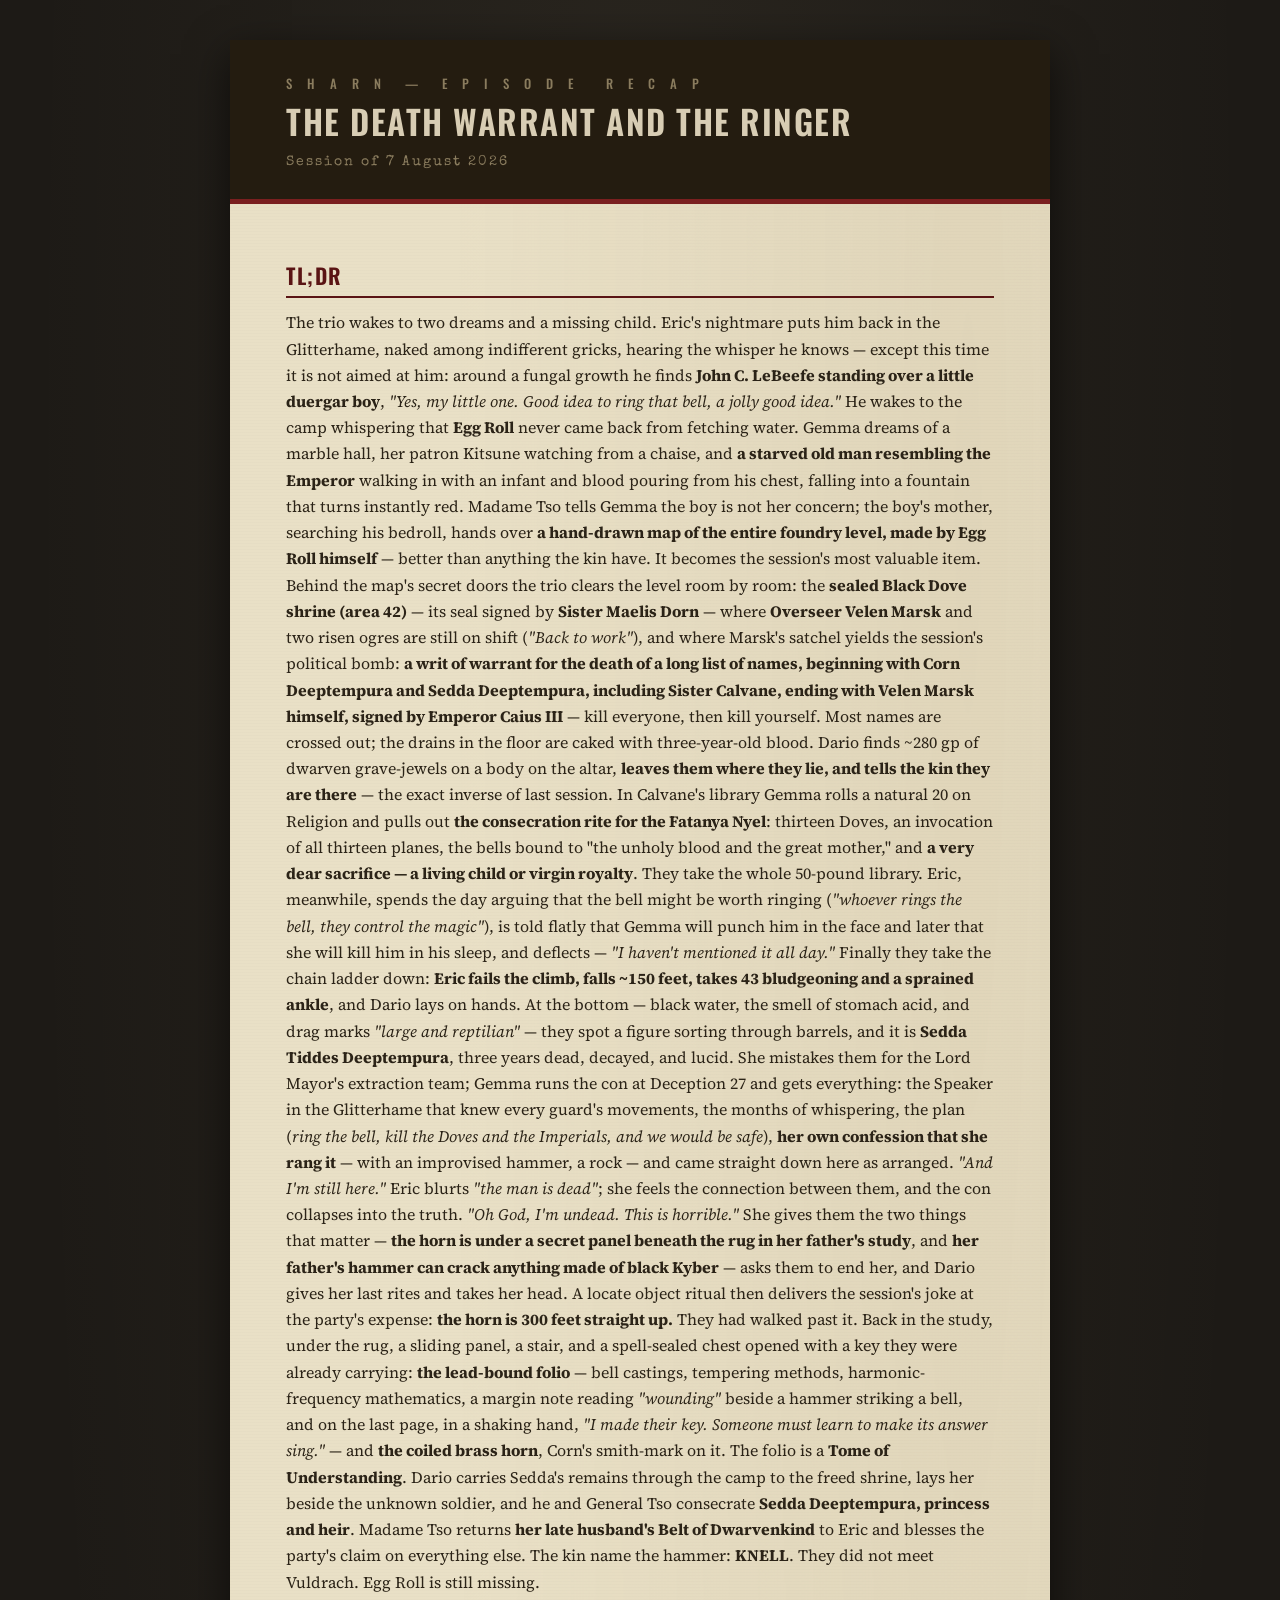
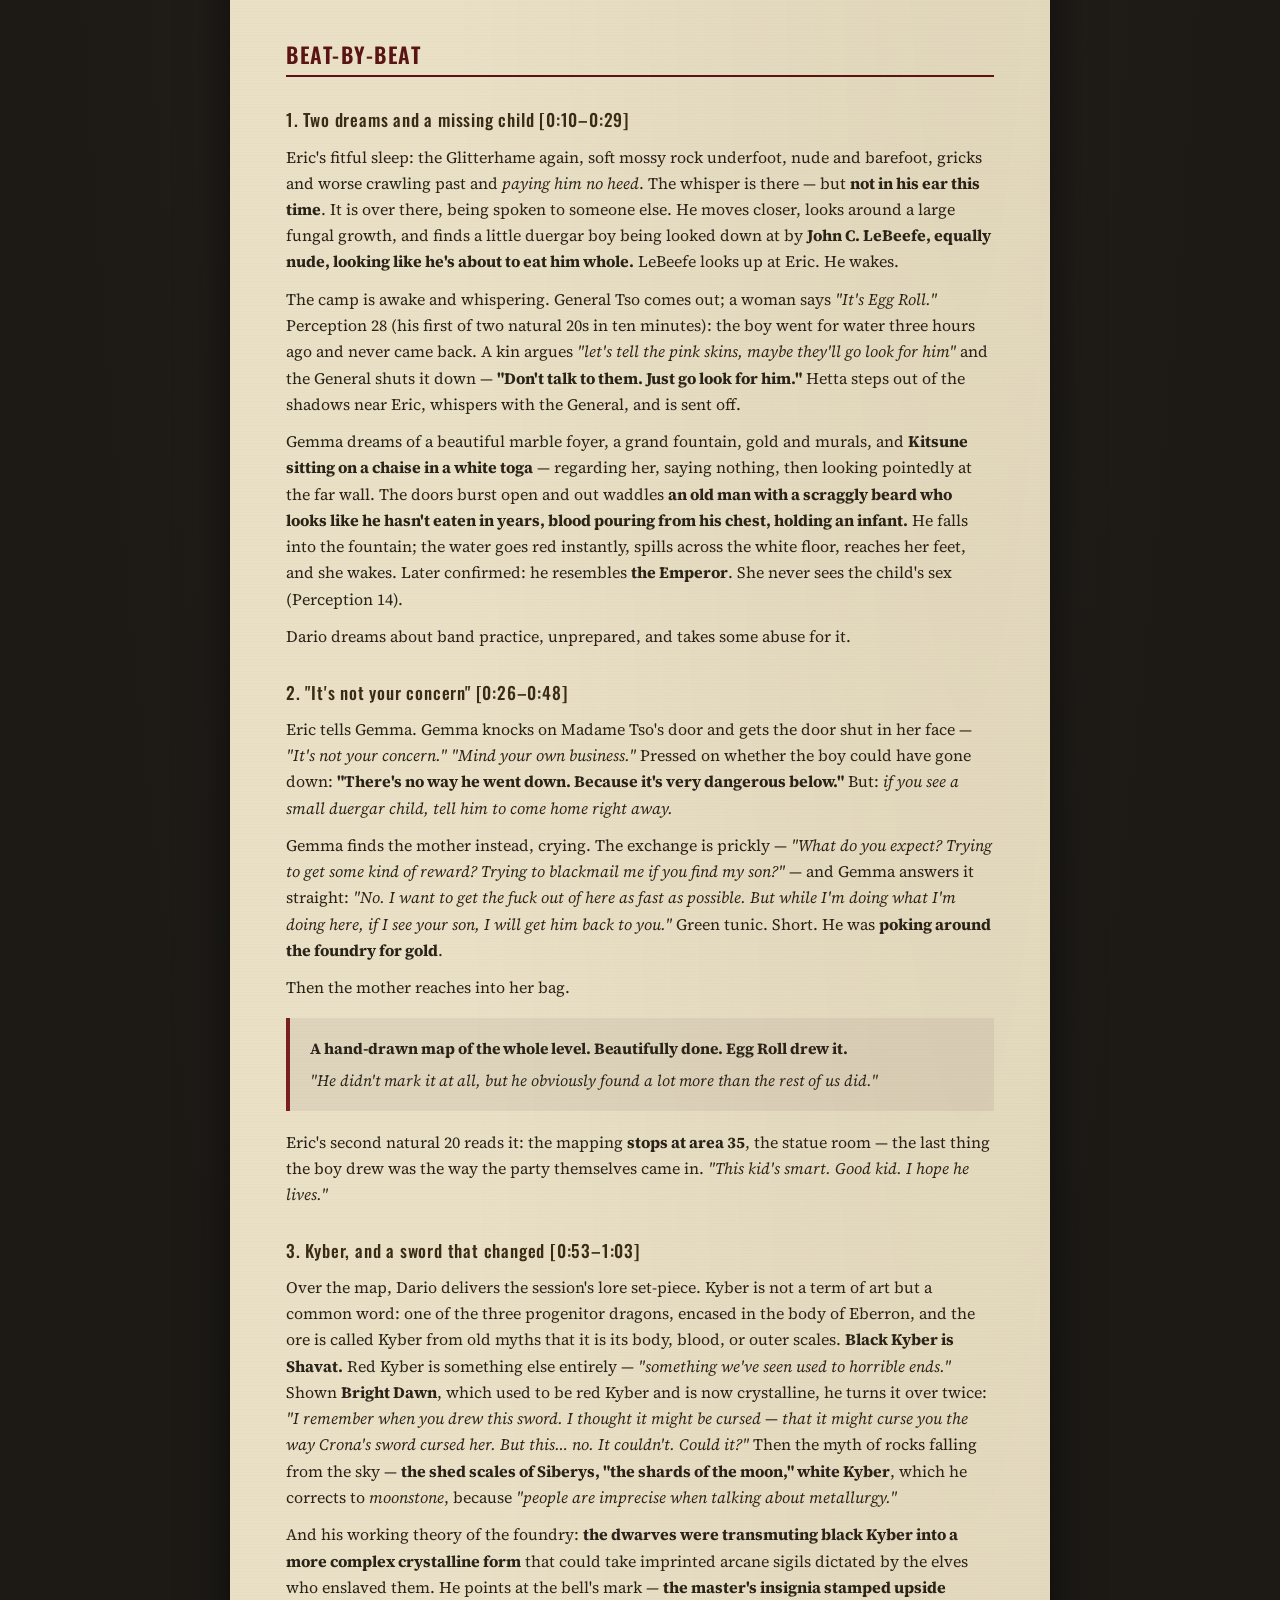
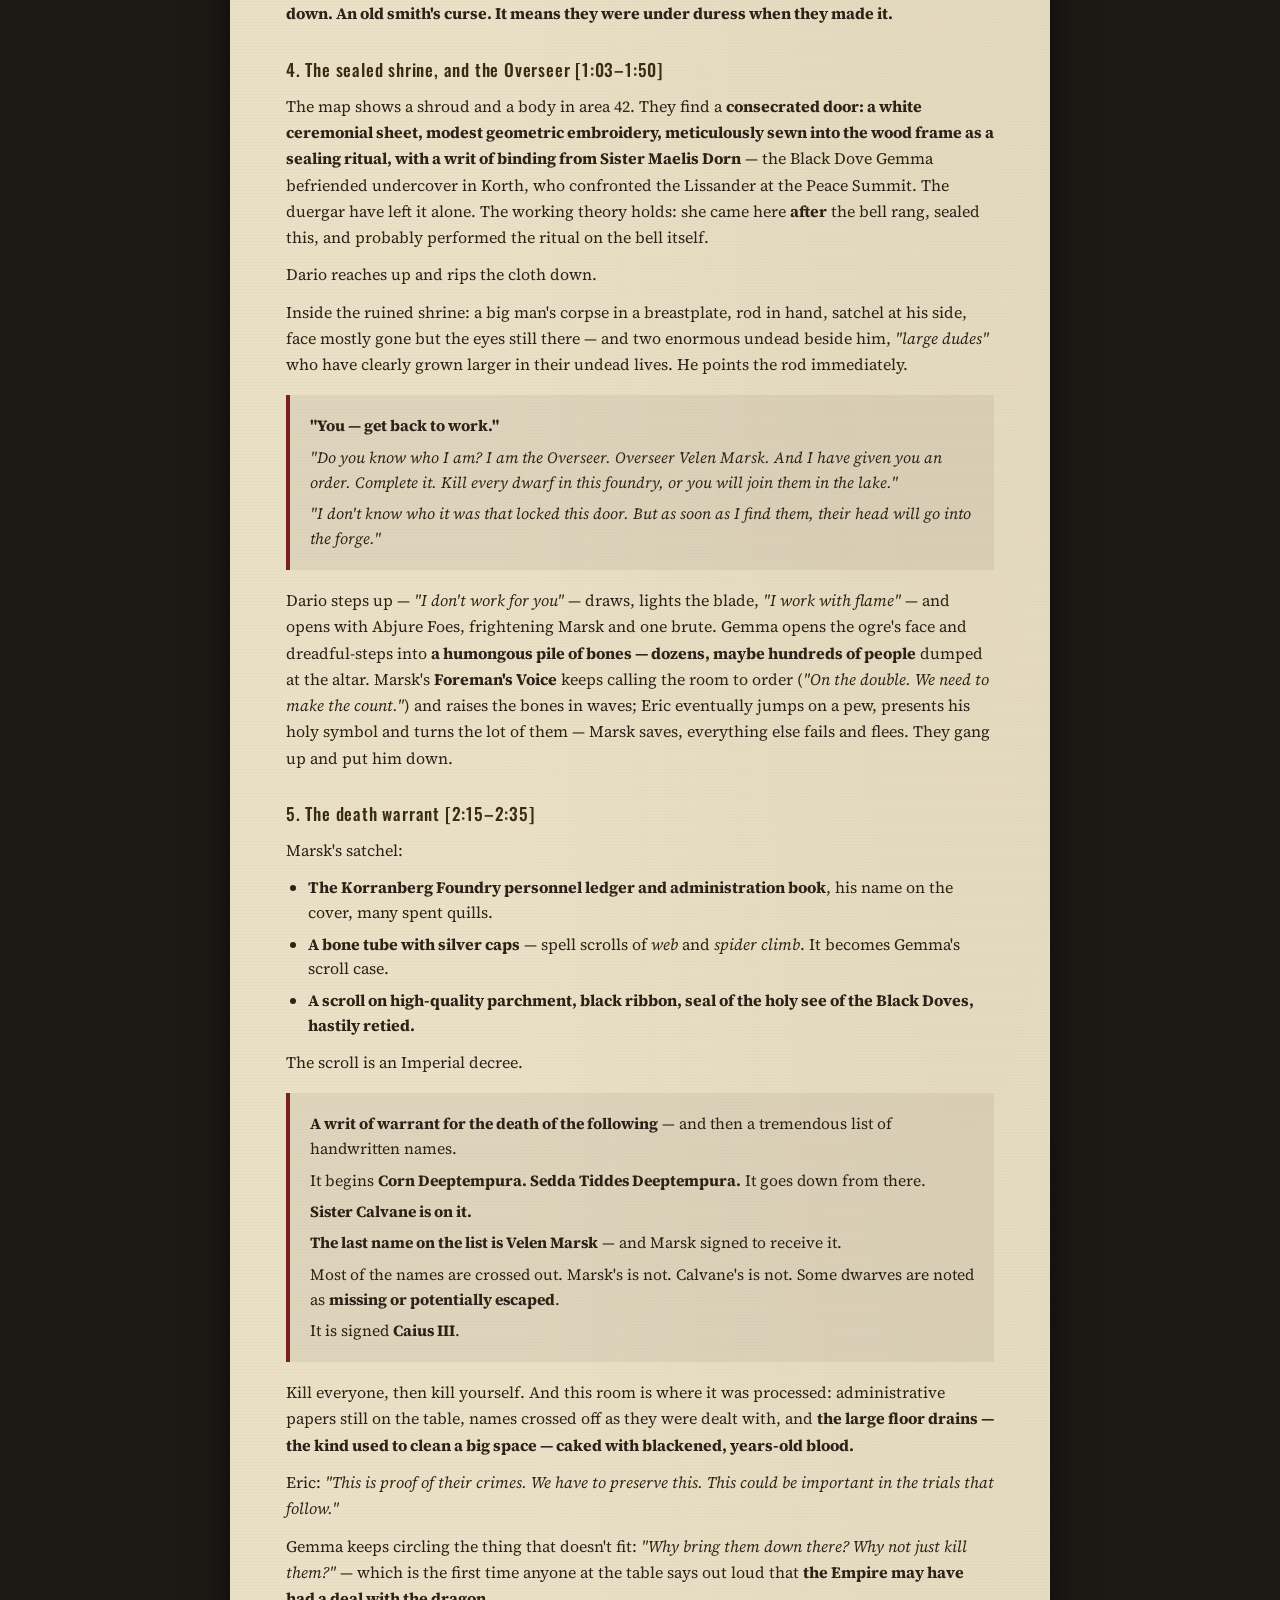
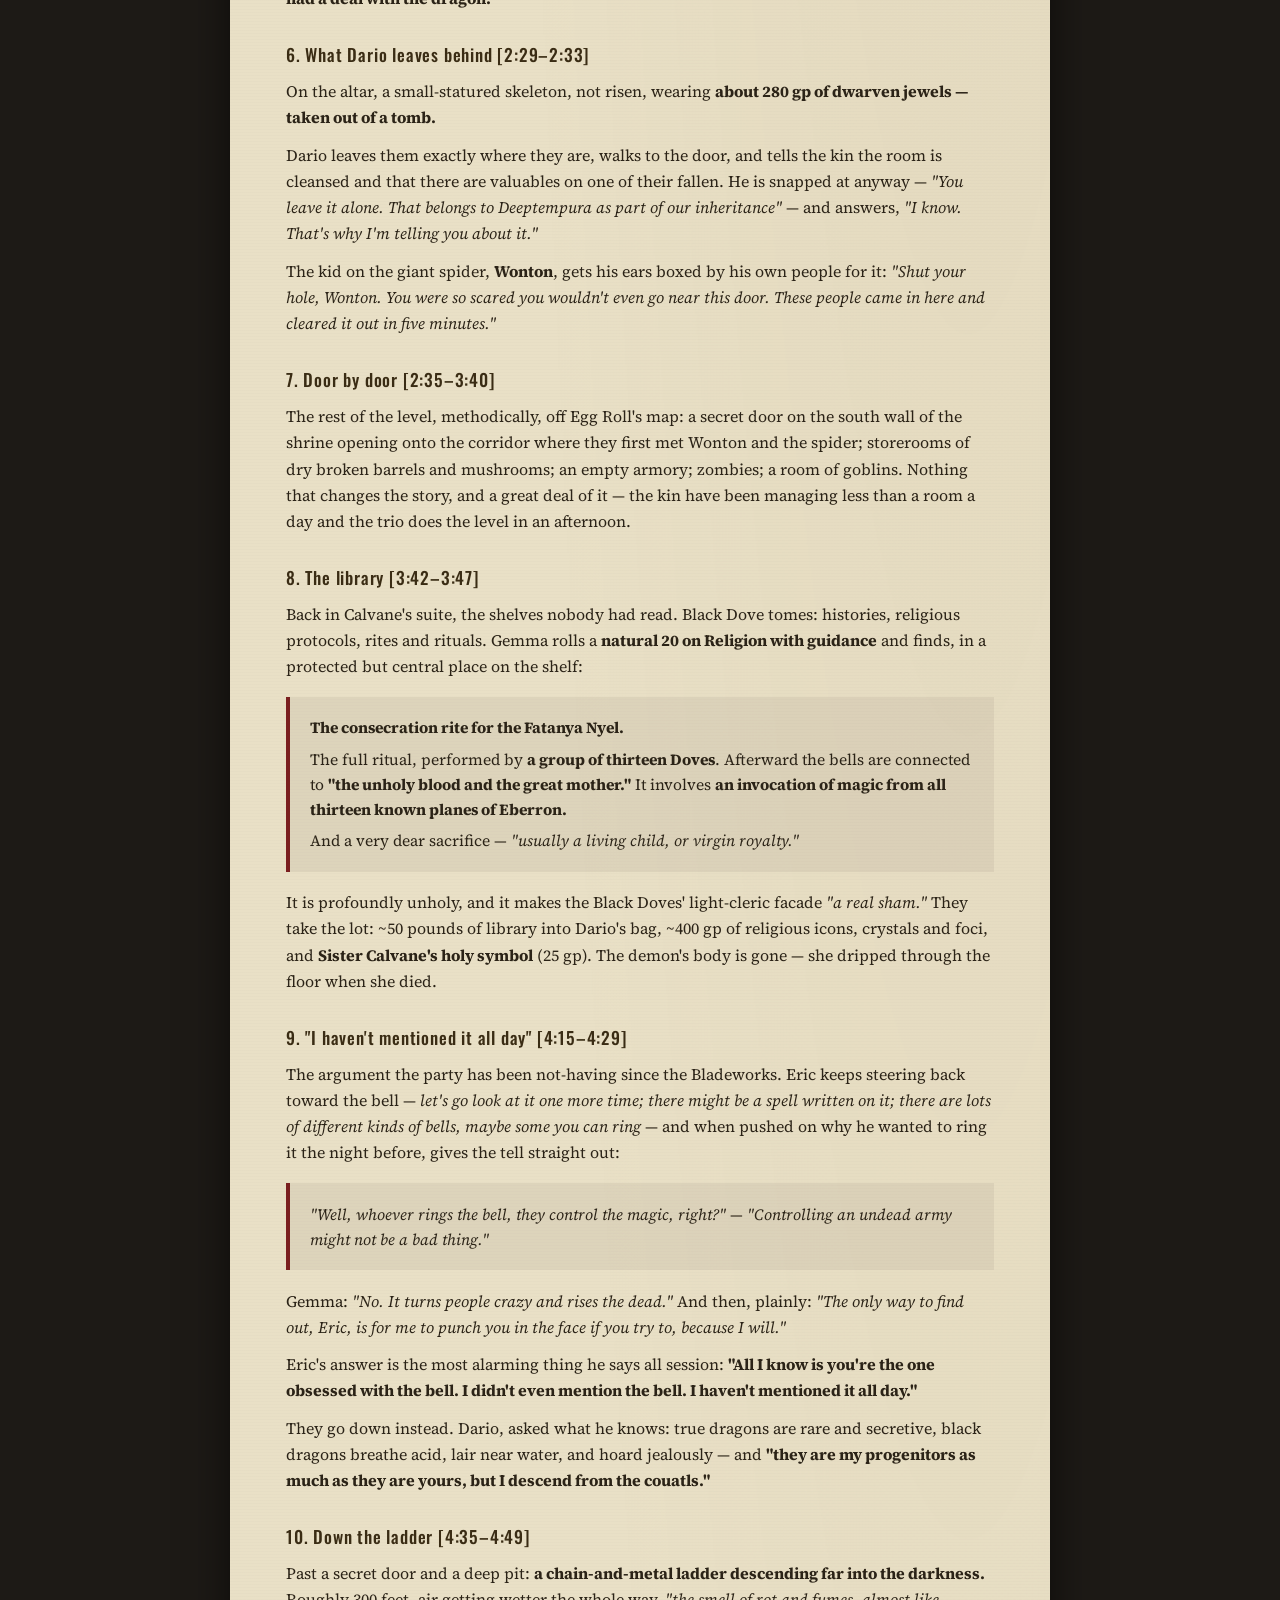
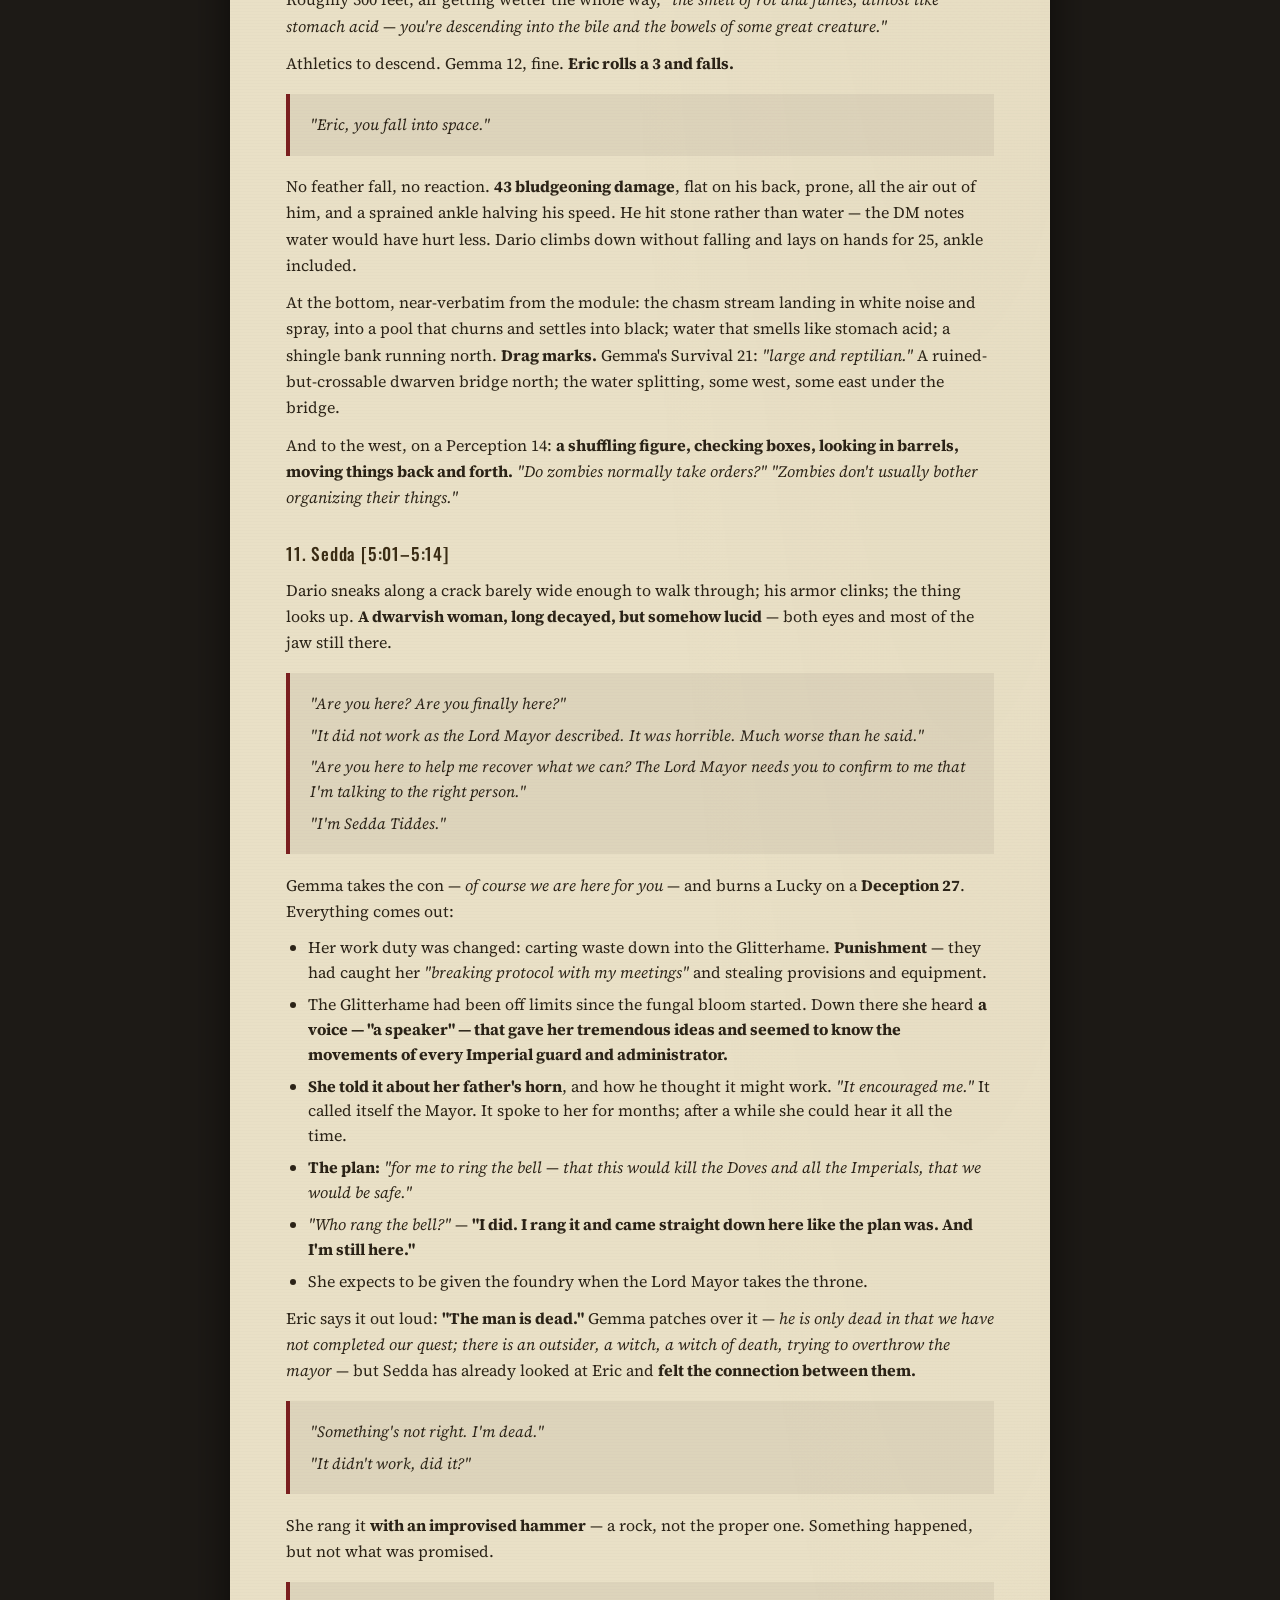
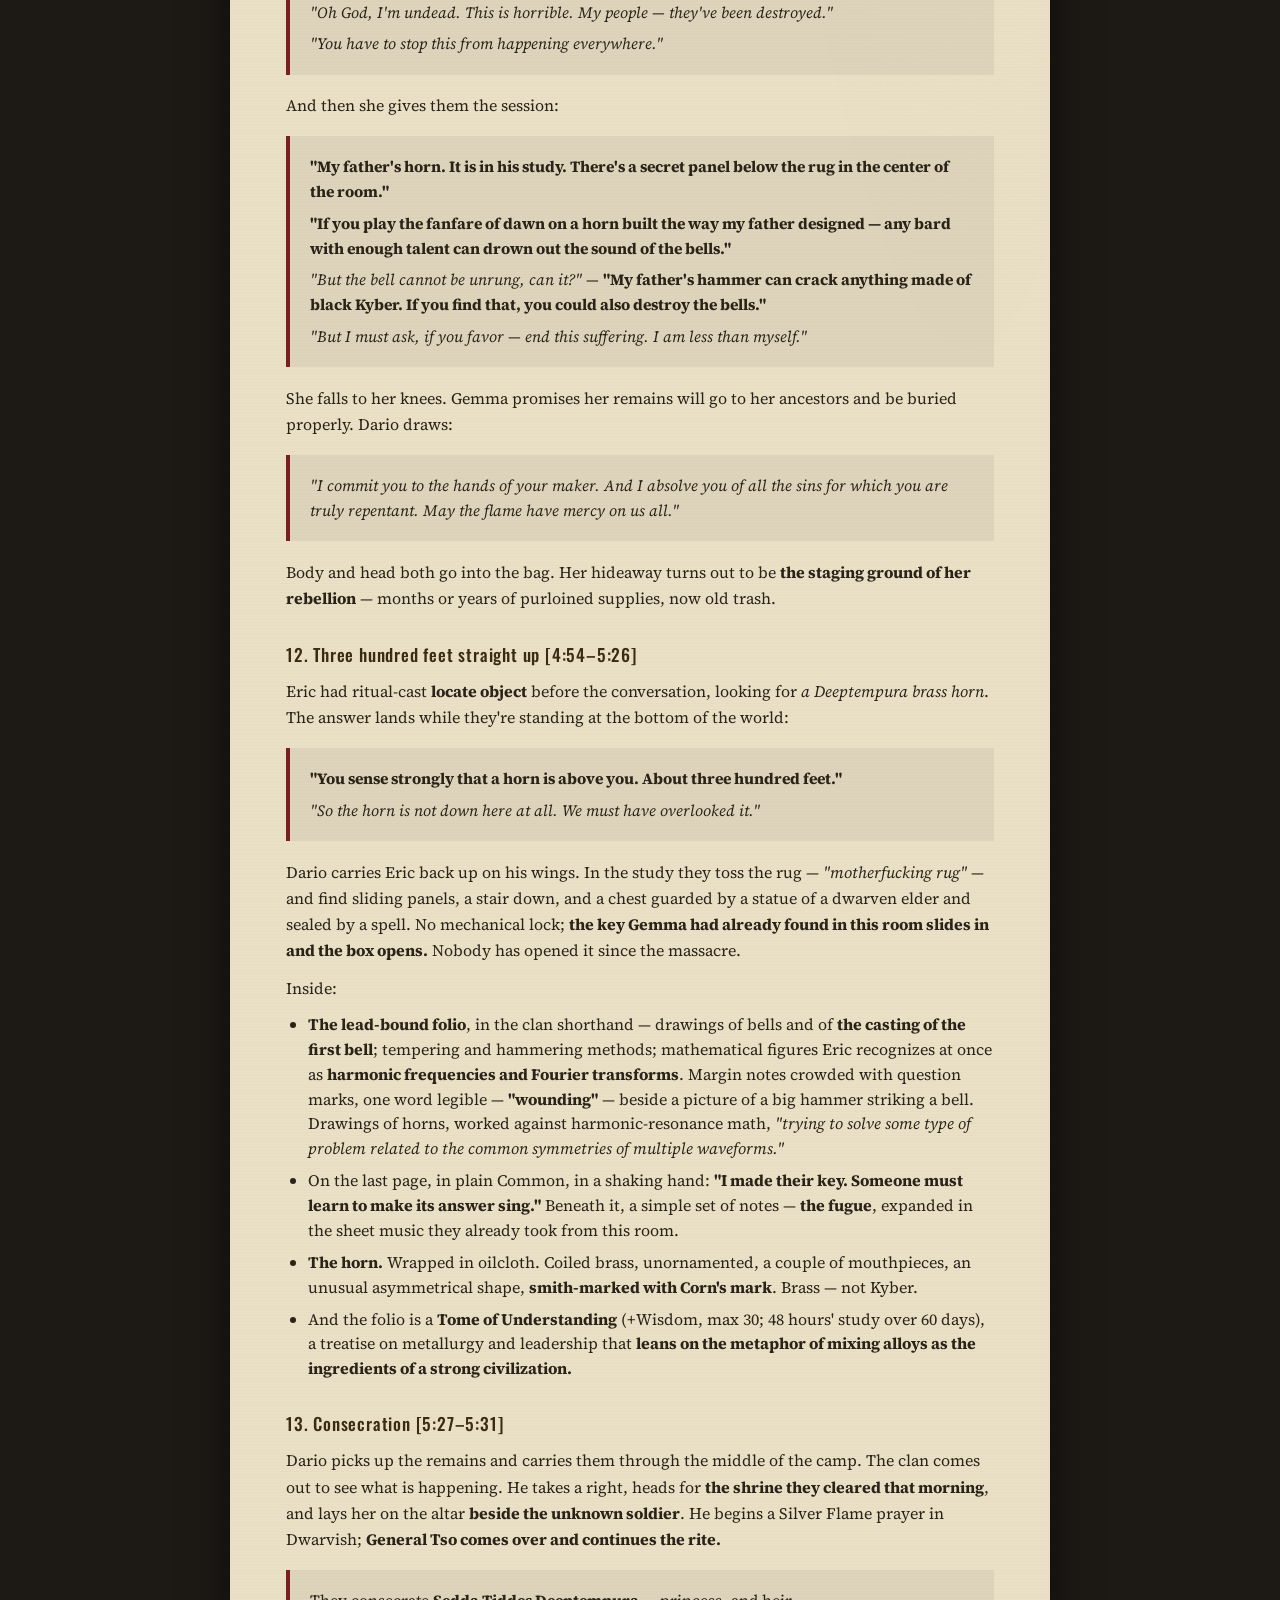
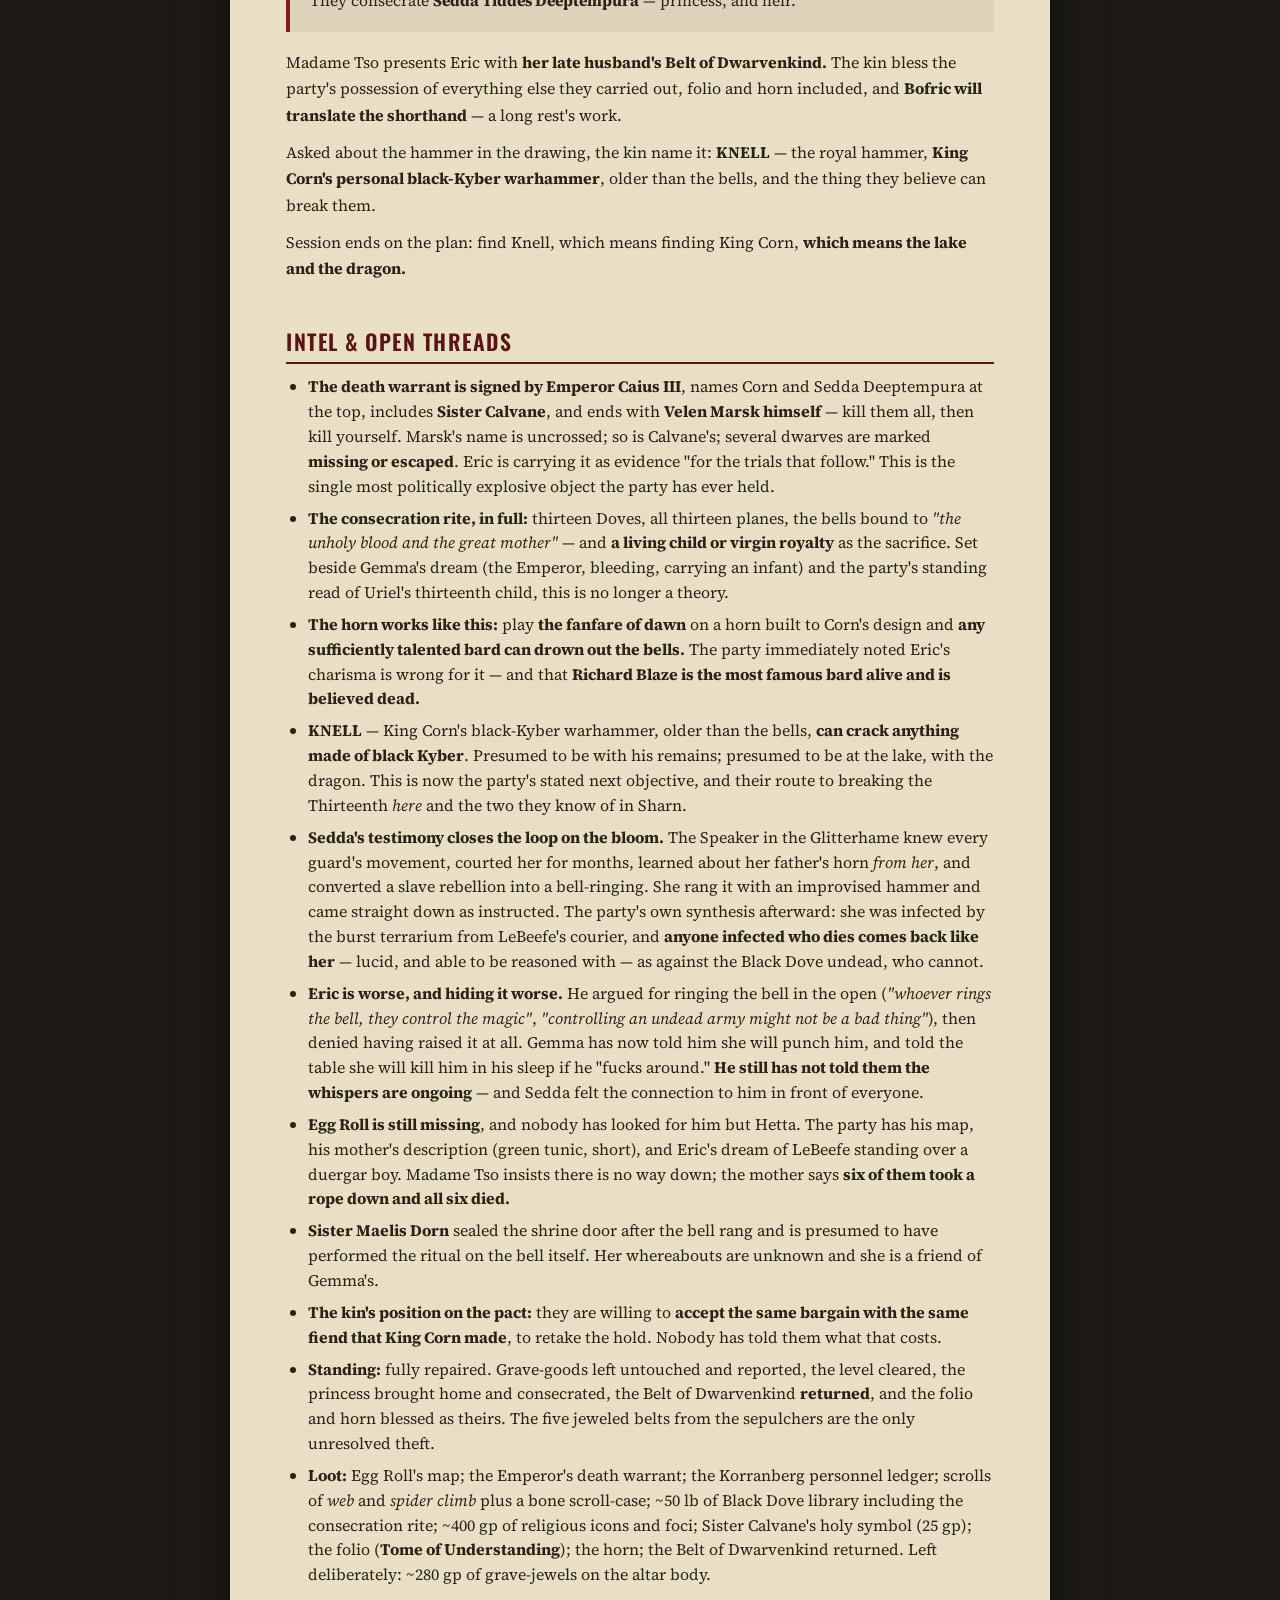
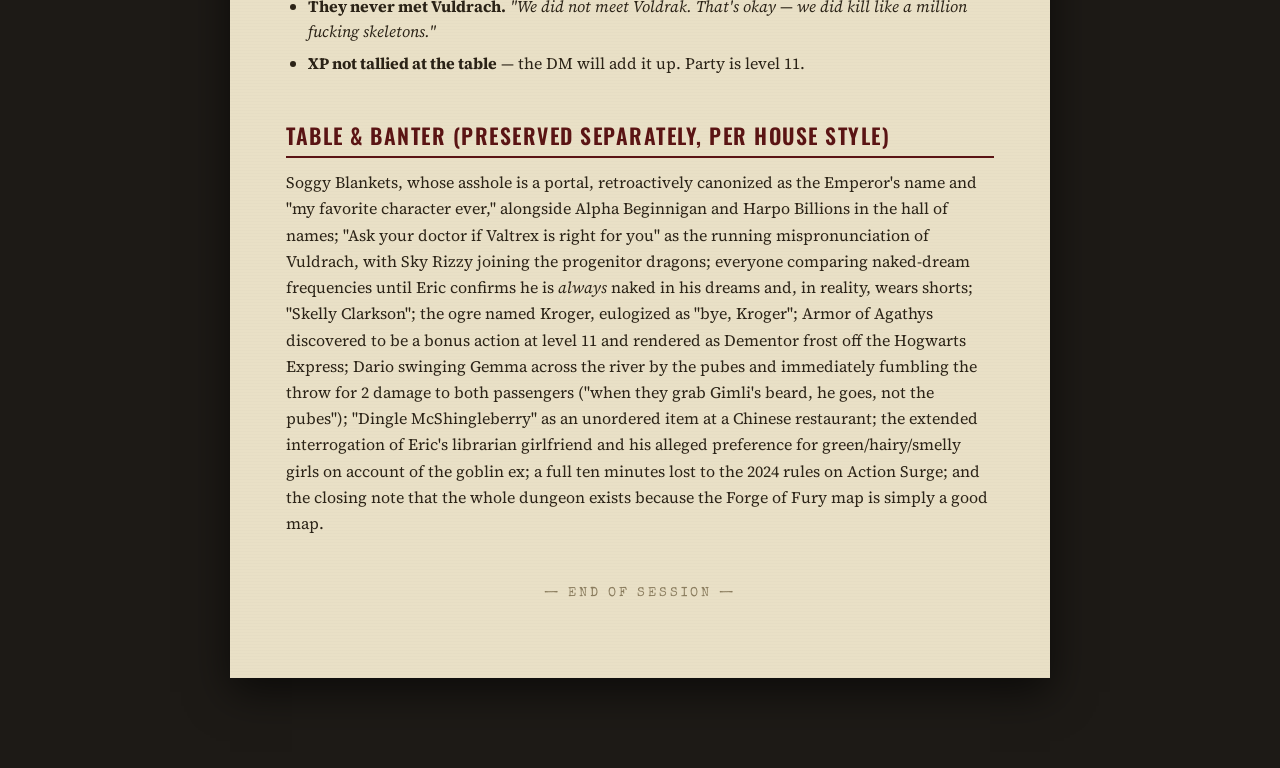
<file: session-2026-08-07-recap.html>
<!DOCTYPE html>
<html><head><meta charset="utf-8">
<meta name="viewport" content="width=device-width, initial-scale=1">
<title>SHARN — The Death Warrant and the Ringer</title>
<link rel="preconnect" href="https://fonts.googleapis.com">
<link rel="preconnect" href="https://fonts.gstatic.com" crossorigin>
<link href="https://fonts.googleapis.com/css2?family=Oswald:wght@400;500;600&family=Source+Serif+4:ital,wght@0,400;0,600;1,400&family=Special+Elite&display=swap" rel="stylesheet">
<style>
*{box-sizing:border-box} html,body{margin:0;padding:0}
body{background:#1d1a16;color:#2b2317;font-family:'Source Serif 4',Georgia,serif;
 background-image:radial-gradient(ellipse 80% 50% at 50% 4%, rgba(230,210,160,.06), transparent 60%);
 padding:40px 12px 90px}
.sheet{max-width:820px;margin:0 auto;background:#e9e0c6;box-shadow:0 14px 40px rgba(0,0,0,.6);
 padding:0 0 64px;
 background-image:radial-gradient(ellipse at 90% 4%, rgba(120,90,40,.08), transparent 50%),
 repeating-linear-gradient(0deg, rgba(0,0,0,.01) 0 1px, transparent 1px 3px)}
.masthead{background:#241c10;color:#d8cdb4;padding:34px 56px 26px;
 border-bottom:5px solid #7a1f1f}
.masthead .campaign{font-family:'Oswald',sans-serif;font-weight:500;letter-spacing:6px;
 font-size:.8rem;color:#8a7c5e;margin:0 0 8px}
.masthead h1{font-family:'Oswald',sans-serif;font-weight:600;font-size:2.1rem;letter-spacing:1.5px;
 text-transform:uppercase;line-height:1.12;margin:0}
.masthead .date{font-family:'Special Elite',monospace;font-size:.85rem;color:#8a7c5e;
 letter-spacing:2px;margin:10px 0 0}
.inner{padding:12px 56px 0}
h2{font-family:'Oswald',sans-serif;font-weight:600;font-size:1.35rem;letter-spacing:1.5px;
 text-transform:uppercase;color:#5a1414;margin:2em 0 .5em;border-bottom:2px solid #5a1414;padding-bottom:5px}
h3{font-family:'Oswald',sans-serif;font-weight:500;font-size:1.08rem;letter-spacing:.8px;
 color:#3a2c14;margin:1.7em 0 .4em}
p{font-size:1rem;line-height:1.64;margin:.7em 0}
ul{margin:.6em 0;padding-left:1.4em} li{margin:.45em 0;line-height:1.55}
hr{border:none;border-top:1px solid rgba(90,20,20,.35);margin:2.2em 10%}
blockquote{margin:1.1em 0;padding:12px 20px;background:rgba(36,28,16,.06);
 border-left:4px solid #7a1f1f}
blockquote p{font-size:.98rem;line-height:1.6;margin:.4em 0}
code{font-family:'Special Elite',monospace;font-size:.85em;background:rgba(36,28,16,.08);
 padding:0 4px;border-radius:2px}
.tablewrap{overflow-x:auto;margin:1em 0}
table{border-collapse:collapse;width:100%;font-size:.9rem;line-height:1.45}
th{font-family:'Oswald',sans-serif;font-weight:500;letter-spacing:1px;font-size:.76rem;
 text-transform:uppercase;color:#5a1414;text-align:left;border-bottom:2px solid #5a1414;padding:6px 10px}
td{border-bottom:1px solid rgba(60,45,25,.3);padding:6px 10px;vertical-align:top}
.endmark{text-align:center;font-family:'Special Elite',monospace;font-size:.8rem;
 letter-spacing:3px;color:#8a7c5e;margin-top:48px}
@media (max-width:700px){.masthead{padding:26px 22px 20px} .inner{padding:10px 22px 0}
 .masthead h1{font-size:1.5rem}}
@media print{body{background:#fff;padding:0} .sheet{box-shadow:none;max-width:none}}
</style></head>
<body><div class="sheet">
<div class="masthead">
<p class="campaign">S H A R N &nbsp;—&nbsp; E P I S O D E &nbsp; R E C A P</p>
<h1>The Death Warrant and the Ringer</h1>
<p class="date">Session of 7 August 2026</p>
</div>
<div class="inner">
<h2>TL;DR</h2>
<p>The trio wakes to two dreams and a missing child. Eric's nightmare puts him back in the Glitterhame, naked among indifferent gricks, hearing the whisper he knows — except this time it is not aimed at him: around a fungal growth he finds <strong>John C. LeBeefe standing over a little duergar boy</strong>, <em>"Yes, my little one. Good idea to ring that bell, a jolly good idea."</em> He wakes to the camp whispering that <strong>Egg Roll</strong> never came back from fetching water. Gemma dreams of a marble hall, her patron Kitsune watching from a chaise, and <strong>a starved old man resembling the Emperor</strong> walking in with an infant and blood pouring from his chest, falling into a fountain that turns instantly red. Madame Tso tells Gemma the boy is not her concern; the boy's mother, searching his bedroll, hands over <strong>a hand-drawn map of the entire foundry level, made by Egg Roll himself</strong> — better than anything the kin have. It becomes the session's most valuable item. Behind the map's secret doors the trio clears the level room by room: the <strong>sealed Black Dove shrine (area 42)</strong> — its seal signed by <strong>Sister Maelis Dorn</strong> — where <strong>Overseer Velen Marsk</strong> and two risen ogres are still on shift (<em>"Back to work"</em>), and where Marsk's satchel yields the session's political bomb: <strong>a writ of warrant for the death of a long list of names, beginning with Corn Deeptempura and Sedda Deeptempura, including Sister Calvane, ending with Velen Marsk himself, signed by Emperor Caius III</strong> — kill everyone, then kill yourself. Most names are crossed out; the drains in the floor are caked with three-year-old blood. Dario finds ~280 gp of dwarven grave-jewels on a body on the altar, <strong>leaves them where they lie, and tells the kin they are there</strong> — the exact inverse of last session. In Calvane's library Gemma rolls a natural 20 on Religion and pulls out <strong>the consecration rite for the Fatanya Nyel</strong>: thirteen Doves, an invocation of all thirteen planes, the bells bound to "the unholy blood and the great mother," and <strong>a very dear sacrifice — a living child or virgin royalty</strong>. They take the whole 50-pound library. Eric, meanwhile, spends the day arguing that the bell might be worth ringing (<em>"whoever rings the bell, they control the magic"</em>), is told flatly that Gemma will punch him in the face and later that she will kill him in his sleep, and deflects — <em>"I haven't mentioned it all day."</em> Finally they take the chain ladder down: <strong>Eric fails the climb, falls ~150 feet, takes 43 bludgeoning and a sprained ankle</strong>, and Dario lays on hands. At the bottom — black water, the smell of stomach acid, and drag marks <em>"large and reptilian"</em> — they spot a figure sorting through barrels, and it is <strong>Sedda Tiddes Deeptempura</strong>, three years dead, decayed, and lucid. She mistakes them for the Lord Mayor's extraction team; Gemma runs the con at Deception 27 and gets everything: the Speaker in the Glitterhame that knew every guard's movements, the months of whispering, the plan (<em>ring the bell, kill the Doves and the Imperials, and we would be safe</em>), <strong>her own confession that she rang it</strong> — with an improvised hammer, a rock — and came straight down here as arranged. <em>"And I'm still here."</em> Eric blurts <em>"the man is dead"</em>; she feels the connection between them, and the con collapses into the truth. <em>"Oh God, I'm undead. This is horrible."</em> She gives them the two things that matter — <strong>the horn is under a secret panel beneath the rug in her father's study</strong>, and <strong>her father's hammer can crack anything made of black Kyber</strong> — asks them to end her, and Dario gives her last rites and takes her head. A locate object ritual then delivers the session's joke at the party's expense: <strong>the horn is 300 feet straight up.</strong> They had walked past it. Back in the study, under the rug, a sliding panel, a stair, and a spell-sealed chest opened with a key they were already carrying: <strong>the lead-bound folio</strong> — bell castings, tempering methods, harmonic-frequency mathematics, a margin note reading <em>"wounding"</em> beside a hammer striking a bell, and on the last page, in a shaking hand, <em>"I made their key. Someone must learn to make its answer sing."</em> — and <strong>the coiled brass horn</strong>, Corn's smith-mark on it. The folio is a <strong>Tome of Understanding</strong>. Dario carries Sedda's remains through the camp to the freed shrine, lays her beside the unknown soldier, and he and General Tso consecrate <strong>Sedda Deeptempura, princess and heir</strong>. Madame Tso returns <strong>her late husband's Belt of Dwarvenkind</strong> to Eric and blesses the party's claim on everything else. The kin name the hammer: <strong>KNELL</strong>. They did not meet Vuldrach. Egg Roll is still missing.</p>
<h2>Beat-by-beat</h2>
<h3>1. Two dreams and a missing child [0:10–0:29]</h3>
<p>Eric's fitful sleep: the Glitterhame again, soft mossy rock underfoot, nude and barefoot, gricks and worse crawling past and <em>paying him no heed</em>. The whisper is there — but <strong>not in his ear this time</strong>. It is over there, being spoken to someone else. He moves closer, looks around a large fungal growth, and finds a little duergar boy being looked down at by <strong>John C. LeBeefe, equally nude, looking like he's about to eat him whole.</strong> LeBeefe looks up at Eric. He wakes.</p>
<p>The camp is awake and whispering. General Tso comes out; a woman says <em>"It's Egg Roll."</em> Perception 28 (his first of two natural 20s in ten minutes): the boy went for water three hours ago and never came back. A kin argues <em>"let's tell the pink skins, maybe they'll go look for him"</em> and the General shuts it down — <strong>"Don't talk to them. Just go look for him."</strong> Hetta steps out of the shadows near Eric, whispers with the General, and is sent off.</p>
<p>Gemma dreams of a beautiful marble foyer, a grand fountain, gold and murals, and <strong>Kitsune sitting on a chaise in a white toga</strong> — regarding her, saying nothing, then looking pointedly at the far wall. The doors burst open and out waddles <strong>an old man with a scraggly beard who looks like he hasn't eaten in years, blood pouring from his chest, holding an infant.</strong> He falls into the fountain; the water goes red instantly, spills across the white floor, reaches her feet, and she wakes. Later confirmed: he resembles <strong>the Emperor</strong>. She never sees the child's sex (Perception 14).</p>
<p>Dario dreams about band practice, unprepared, and takes some abuse for it.</p>
<h3>2. "It's not your concern" [0:26–0:48]</h3>
<p>Eric tells Gemma. Gemma knocks on Madame Tso's door and gets the door shut in her face — <em>"It's not your concern." "Mind your own business."</em> Pressed on whether the boy could have gone down: <strong>"There's no way he went down. Because it's very dangerous below."</strong> But: <em>if you see a small duergar child, tell him to come home right away.</em></p>
<p>Gemma finds the mother instead, crying. The exchange is prickly — <em>"What do you expect? Trying to get some kind of reward? Trying to blackmail me if you find my son?"</em> — and Gemma answers it straight: <em>"No. I want to get the fuck out of here as fast as possible. But while I'm doing what I'm doing here, if I see your son, I will get him back to you."</em> Green tunic. Short. He was <strong>poking around the foundry for gold</strong>.</p>
<p>Then the mother reaches into her bag.</p>
<blockquote><p><strong>A hand-drawn map of the whole level. Beautifully done. Egg Roll drew it.</strong></p><p><em>"He didn't mark it at all, but he obviously found a lot more than the rest of us did."</em></p></blockquote>
<p>Eric's second natural 20 reads it: the mapping <strong>stops at area 35</strong>, the statue room — the last thing the boy drew was the way the party themselves came in. <em>"This kid's smart. Good kid. I hope he lives."</em></p>
<h3>3. Kyber, and a sword that changed [0:53–1:03]</h3>
<p>Over the map, Dario delivers the session's lore set-piece. Kyber is not a term of art but a common word: one of the three progenitor dragons, encased in the body of Eberron, and the ore is called Kyber from old myths that it is its body, blood, or outer scales. <strong>Black Kyber is Shavat.</strong> Red Kyber is something else entirely — <em>"something we've seen used to horrible ends."</em> Shown <strong>Bright Dawn</strong>, which used to be red Kyber and is now crystalline, he turns it over twice: <em>"I remember when you drew this sword. I thought it might be cursed — that it might curse you the way Crona's sword cursed her. But this… no. It couldn't. Could it?"</em> Then the myth of rocks falling from the sky — <strong>the shed scales of Siberys, "the shards of the moon," white Kyber</strong>, which he corrects to <em>moonstone</em>, because <em>"people are imprecise when talking about metallurgy."</em></p>
<p>And his working theory of the foundry: <strong>the dwarves were transmuting black Kyber into a more complex crystalline form</strong> that could take imprinted arcane sigils dictated by the elves who enslaved them. He points at the bell's mark — <strong>the master's insignia stamped upside down. An old smith's curse. It means they were under duress when they made it.</strong></p>
<h3>4. The sealed shrine, and the Overseer [1:03–1:50]</h3>
<p>The map shows a shroud and a body in area 42. They find a <strong>consecrated door: a white ceremonial sheet, modest geometric embroidery, meticulously sewn into the wood frame as a sealing ritual, with a writ of binding from Sister Maelis Dorn</strong> — the Black Dove Gemma befriended undercover in Korth, who confronted the Lissander at the Peace Summit. The duergar have left it alone. The working theory holds: she came here <strong>after</strong> the bell rang, sealed this, and probably performed the ritual on the bell itself.</p>
<p>Dario reaches up and rips the cloth down.</p>
<p>Inside the ruined shrine: a big man's corpse in a breastplate, rod in hand, satchel at his side, face mostly gone but the eyes still there — and two enormous undead beside him, <em>"large dudes"</em> who have clearly grown larger in their undead lives. He points the rod immediately.</p>
<blockquote><p><strong>"You — get back to work."</strong></p><p><em>"Do you know who I am? I am the Overseer. Overseer Velen Marsk. And I have given you an order. Complete it. Kill every dwarf in this foundry, or you will join them in the lake."</em></p><p><em>"I don't know who it was that locked this door. But as soon as I find them, their head will go into the forge."</em></p></blockquote>
<p>Dario steps up — <em>"I don't work for you"</em> — draws, lights the blade, <em>"I work with flame"</em> — and opens with Abjure Foes, frightening Marsk and one brute. Gemma opens the ogre's face and dreadful-steps into <strong>a humongous pile of bones — dozens, maybe hundreds of people</strong> dumped at the altar. Marsk's <strong>Foreman's Voice</strong> keeps calling the room to order (<em>"On the double. We need to make the count."</em>) and raises the bones in waves; Eric eventually jumps on a pew, presents his holy symbol and turns the lot of them — Marsk saves, everything else fails and flees. They gang up and put him down.</p>
<h3>5. The death warrant [2:15–2:35]</h3>
<p>Marsk's satchel:</p>
<ul><li><strong>The Korranberg Foundry personnel ledger and administration book</strong>, his name on the cover, many spent quills.</li><li><strong>A bone tube with silver caps</strong> — spell scrolls of <em>web</em> and <em>spider climb</em>. It becomes Gemma's scroll case.</li><li><strong>A scroll on high-quality parchment, black ribbon, seal of the holy see of the Black Doves, hastily retied.</strong></li></ul>
<p>The scroll is an Imperial decree.</p>
<blockquote><p><strong>A writ of warrant for the death of the following</strong> — and then a tremendous list of handwritten names.</p><p>It begins <strong>Corn Deeptempura. Sedda Tiddes Deeptempura.</strong> It goes down from there.</p><p><strong>Sister Calvane is on it.</strong></p><p><strong>The last name on the list is Velen Marsk</strong> — and Marsk signed to receive it.</p><p>Most of the names are crossed out. Marsk's is not. Calvane's is not. Some dwarves are noted as <strong>missing or potentially escaped</strong>.</p><p>It is signed <strong>Caius III</strong>.</p></blockquote>
<p>Kill everyone, then kill yourself. And this room is where it was processed: administrative papers still on the table, names crossed off as they were dealt with, and <strong>the large floor drains — the kind used to clean a big space — caked with blackened, years-old blood.</strong></p>
<p>Eric: <em>"This is proof of their crimes. We have to preserve this. This could be important in the trials that follow."</em></p>
<p>Gemma keeps circling the thing that doesn't fit: <em>"Why bring them down there? Why not just kill them?"</em> — which is the first time anyone at the table says out loud that <strong>the Empire may have had a deal with the dragon.</strong></p>
<h3>6. What Dario leaves behind [2:29–2:33]</h3>
<p>On the altar, a small-statured skeleton, not risen, wearing <strong>about 280 gp of dwarven jewels — taken out of a tomb.</strong></p>
<p>Dario leaves them exactly where they are, walks to the door, and tells the kin the room is cleansed and that there are valuables on one of their fallen. He is snapped at anyway — <em>"You leave it alone. That belongs to Deeptempura as part of our inheritance"</em> — and answers, <em>"I know. That's why I'm telling you about it."</em></p>
<p>The kid on the giant spider, <strong>Wonton</strong>, gets his ears boxed by his own people for it: <em>"Shut your hole, Wonton. You were so scared you wouldn't even go near this door. These people came in here and cleared it out in five minutes."</em></p>
<h3>7. Door by door [2:35–3:40]</h3>
<p>The rest of the level, methodically, off Egg Roll's map: a secret door on the south wall of the shrine opening onto the corridor where they first met Wonton and the spider; storerooms of dry broken barrels and mushrooms; an empty armory; zombies; a room of goblins. Nothing that changes the story, and a great deal of it — the kin have been managing less than a room a day and the trio does the level in an afternoon.</p>
<h3>8. The library [3:42–3:47]</h3>
<p>Back in Calvane's suite, the shelves nobody had read. Black Dove tomes: histories, religious protocols, rites and rituals. Gemma rolls a <strong>natural 20 on Religion with guidance</strong> and finds, in a protected but central place on the shelf:</p>
<blockquote><p><strong>The consecration rite for the Fatanya Nyel.</strong></p><p>The full ritual, performed by <strong>a group of thirteen Doves</strong>. Afterward the bells are connected to <strong>"the unholy blood and the great mother."</strong> It involves <strong>an invocation of magic from all thirteen known planes of Eberron.</strong></p><p>And a very dear sacrifice — <em>"usually a living child, or virgin royalty."</em></p></blockquote>
<p>It is profoundly unholy, and it makes the Black Doves' light-cleric facade <em>"a real sham."</em> They take the lot: ~50 pounds of library into Dario's bag, ~400 gp of religious icons, crystals and foci, and <strong>Sister Calvane's holy symbol</strong> (25 gp). The demon's body is gone — she dripped through the floor when she died.</p>
<h3>9. "I haven't mentioned it all day" [4:15–4:29]</h3>
<p>The argument the party has been not-having since the Bladeworks. Eric keeps steering back toward the bell — <em>let's go look at it one more time; there might be a spell written on it; there are lots of different kinds of bells, maybe some you can ring</em> — and when pushed on why he wanted to ring it the night before, gives the tell straight out:</p>
<blockquote><p><em>"Well, whoever rings the bell, they control the magic, right?"</em> — <em>"Controlling an undead army might not be a bad thing."</em></p></blockquote>
<p>Gemma: <em>"No. It turns people crazy and rises the dead."</em> And then, plainly: <em>"The only way to find out, Eric, is for me to punch you in the face if you try to, because I will."</em></p>
<p>Eric's answer is the most alarming thing he says all session: <strong>"All I know is you're the one obsessed with the bell. I didn't even mention the bell. I haven't mentioned it all day."</strong></p>
<p>They go down instead. Dario, asked what he knows: true dragons are rare and secretive, black dragons breathe acid, lair near water, and hoard jealously — and <strong>"they are my progenitors as much as they are yours, but I descend from the couatls."</strong></p>
<h3>10. Down the ladder [4:35–4:49]</h3>
<p>Past a secret door and a deep pit: <strong>a chain-and-metal ladder descending far into the darkness.</strong> Roughly 300 feet, air getting wetter the whole way, <em>"the smell of rot and fumes, almost like stomach acid — you're descending into the bile and the bowels of some great creature."</em></p>
<p>Athletics to descend. Gemma 12, fine. <strong>Eric rolls a 3 and falls.</strong></p>
<blockquote><p><em>"Eric, you fall into space."</em></p></blockquote>
<p>No feather fall, no reaction. <strong>43 bludgeoning damage</strong>, flat on his back, prone, all the air out of him, and a sprained ankle halving his speed. He hit stone rather than water — the DM notes water would have hurt less. Dario climbs down without falling and lays on hands for 25, ankle included.</p>
<p>At the bottom, near-verbatim from the module: the chasm stream landing in white noise and spray, into a pool that churns and settles into black; water that smells like stomach acid; a shingle bank running north. <strong>Drag marks.</strong> Gemma's Survival 21: <em>"large and reptilian."</em> A ruined-but-crossable dwarven bridge north; the water splitting, some west, some east under the bridge.</p>
<p>And to the west, on a Perception 14: <strong>a shuffling figure, checking boxes, looking in barrels, moving things back and forth.</strong> <em>"Do zombies normally take orders?" "Zombies don't usually bother organizing their things."</em></p>
<h3>11. Sedda [5:01–5:14]</h3>
<p>Dario sneaks along a crack barely wide enough to walk through; his armor clinks; the thing looks up. <strong>A dwarvish woman, long decayed, but somehow lucid</strong> — both eyes and most of the jaw still there.</p>
<blockquote><p><em>"Are you here? Are you finally here?"</em></p><p><em>"It did not work as the Lord Mayor described. It was horrible. Much worse than he said."</em></p><p><em>"Are you here to help me recover what we can? The Lord Mayor needs you to confirm to me that I'm talking to the right person."</em></p><p><em>"I'm Sedda Tiddes."</em></p></blockquote>
<p>Gemma takes the con — <em>of course we are here for you</em> — and burns a Lucky on a <strong>Deception 27</strong>. Everything comes out:</p>
<ul><li>Her work duty was changed: carting waste down into the Glitterhame. <strong>Punishment</strong> — they had caught her <em>"breaking protocol with my meetings"</em> and stealing provisions and equipment.</li><li>The Glitterhame had been off limits since the fungal bloom started. Down there she heard <strong>a voice — "a speaker" — that gave her tremendous ideas and seemed to know the movements of every Imperial guard and administrator.</strong></li><li><strong>She told it about her father's horn</strong>, and how he thought it might work. <em>"It encouraged me."</em> It called itself the Mayor. It spoke to her for months; after a while she could hear it all the time.</li><li><strong>The plan:</strong> <em>"for me to ring the bell — that this would kill the Doves and all the Imperials, that we would be safe."</em></li><li><em>"Who rang the bell?"</em> — <strong>"I did. I rang it and came straight down here like the plan was. And I'm still here."</strong></li><li>She expects to be given the foundry when the Lord Mayor takes the throne.</li></ul>
<p>Eric says it out loud: <strong>"The man is dead."</strong> Gemma patches over it — <em>he is only dead in that we have not completed our quest; there is an outsider, a witch, a witch of death, trying to overthrow the mayor</em> — but Sedda has already looked at Eric and <strong>felt the connection between them.</strong></p>
<blockquote><p><em>"Something's not right. I'm dead."</em></p><p><em>"It didn't work, did it?"</em></p></blockquote>
<p>She rang it <strong>with an improvised hammer</strong> — a rock, not the proper one. Something happened, but not what was promised.</p>
<blockquote><p><em>"Oh God, I'm undead. This is horrible. My people — they've been destroyed."</em></p><p><em>"You have to stop this from happening everywhere."</em></p></blockquote>
<p>And then she gives them the session:</p>
<blockquote><p><strong>"My father's horn. It is in his study. There's a secret panel below the rug in the center of the room."</strong></p><p><strong>"If you play the fanfare of dawn on a horn built the way my father designed — any bard with enough talent can drown out the sound of the bells."</strong></p><p><em>"But the bell cannot be unrung, can it?"</em> — <strong>"My father's hammer can crack anything made of black Kyber. If you find that, you could also destroy the bells."</strong></p><p><em>"But I must ask, if you favor — end this suffering. I am less than myself."</em></p></blockquote>
<p>She falls to her knees. Gemma promises her remains will go to her ancestors and be buried properly. Dario draws:</p>
<blockquote><p><em>"I commit you to the hands of your maker. And I absolve you of all the sins for which you are truly repentant. May the flame have mercy on us all."</em></p></blockquote>
<p>Body and head both go into the bag. Her hideaway turns out to be <strong>the staging ground of her rebellion</strong> — months or years of purloined supplies, now old trash.</p>
<h3>12. Three hundred feet straight up [4:54–5:26]</h3>
<p>Eric had ritual-cast <strong>locate object</strong> before the conversation, looking for <em>a Deeptempura brass horn</em>. The answer lands while they're standing at the bottom of the world:</p>
<blockquote><p><strong>"You sense strongly that a horn is above you. About three hundred feet."</strong></p><p><em>"So the horn is not down here at all. We must have overlooked it."</em></p></blockquote>
<p>Dario carries Eric back up on his wings. In the study they toss the rug — <em>"motherfucking rug"</em> — and find sliding panels, a stair down, and a chest guarded by a statue of a dwarven elder and sealed by a spell. No mechanical lock; <strong>the key Gemma had already found in this room slides in and the box opens.</strong> Nobody has opened it since the massacre.</p>
<p>Inside:</p>
<ul><li><strong>The lead-bound folio</strong>, in the clan shorthand — drawings of bells and of <strong>the casting of the first bell</strong>; tempering and hammering methods; mathematical figures Eric recognizes at once as <strong>harmonic frequencies and Fourier transforms</strong>. Margin notes crowded with question marks, one word legible — <strong>"wounding"</strong> — beside a picture of a big hammer striking a bell. Drawings of horns, worked against harmonic-resonance math, <em>"trying to solve some type of problem related to the common symmetries of multiple waveforms."</em></li><li>On the last page, in plain Common, in a shaking hand: <strong>"I made their key. Someone must learn to make its answer sing."</strong> Beneath it, a simple set of notes — <strong>the fugue</strong>, expanded in the sheet music they already took from this room.</li><li><strong>The horn.</strong> Wrapped in oilcloth. Coiled brass, unornamented, a couple of mouthpieces, an unusual asymmetrical shape, <strong>smith-marked with Corn's mark</strong>. Brass — not Kyber.</li><li>And the folio is a <strong>Tome of Understanding</strong> (+Wisdom, max 30; 48 hours' study over 60 days), a treatise on metallurgy and leadership that <strong>leans on the metaphor of mixing alloys as the ingredients of a strong civilization.</strong></li></ul>
<h3>13. Consecration [5:27–5:31]</h3>
<p>Dario picks up the remains and carries them through the middle of the camp. The clan comes out to see what is happening. He takes a right, heads for <strong>the shrine they cleared that morning</strong>, and lays her on the altar <strong>beside the unknown soldier</strong>. He begins a Silver Flame prayer in Dwarvish; <strong>General Tso comes over and continues the rite.</strong></p>
<blockquote><p>They consecrate <strong>Sedda Tiddes Deeptempura</strong> — princess, and heir.</p></blockquote>
<p>Madame Tso presents Eric with <strong>her late husband's Belt of Dwarvenkind.</strong> The kin bless the party's possession of everything else they carried out, folio and horn included, and <strong>Bofric will translate the shorthand</strong> — a long rest's work.</p>
<p>Asked about the hammer in the drawing, the kin name it: <strong>KNELL</strong> — the royal hammer, <strong>King Corn's personal black-Kyber warhammer</strong>, older than the bells, and the thing they believe can break them.</p>
<p>Session ends on the plan: find Knell, which means finding King Corn, <strong>which means the lake and the dragon.</strong></p>
<h2>Intel &amp; open threads</h2>
<ul><li><strong>The death warrant is signed by Emperor Caius III</strong>, names Corn and Sedda Deeptempura at the top, includes <strong>Sister Calvane</strong>, and ends with <strong>Velen Marsk himself</strong> — kill them all, then kill yourself. Marsk's name is uncrossed; so is Calvane's; several dwarves are marked <strong>missing or escaped</strong>. Eric is carrying it as evidence "for the trials that follow." This is the single most politically explosive object the party has ever held.</li><li><strong>The consecration rite, in full:</strong> thirteen Doves, all thirteen planes, the bells bound to <em>"the unholy blood and the great mother"</em> — and <strong>a living child or virgin royalty</strong> as the sacrifice. Set beside Gemma's dream (the Emperor, bleeding, carrying an infant) and the party's standing read of Uriel's thirteenth child, this is no longer a theory.</li><li><strong>The horn works like this:</strong> play <strong>the fanfare of dawn</strong> on a horn built to Corn's design and <strong>any sufficiently talented bard can drown out the bells.</strong> The party immediately noted Eric's charisma is wrong for it — and that <strong>Richard Blaze is the most famous bard alive and is believed dead.</strong></li><li><strong>KNELL</strong> — King Corn's black-Kyber warhammer, older than the bells, <strong>can crack anything made of black Kyber</strong>. Presumed to be with his remains; presumed to be at the lake, with the dragon. This is now the party's stated next objective, and their route to breaking the Thirteenth <em>here</em> and the two they know of in Sharn.</li><li><strong>Sedda's testimony closes the loop on the bloom.</strong> The Speaker in the Glitterhame knew every guard's movement, courted her for months, learned about her father's horn <em>from her</em>, and converted a slave rebellion into a bell-ringing. She rang it with an improvised hammer and came straight down as instructed. The party's own synthesis afterward: she was infected by the burst terrarium from LeBeefe's courier, and <strong>anyone infected who dies comes back like her</strong> — lucid, and able to be reasoned with — as against the Black Dove undead, who cannot.</li><li><strong>Eric is worse, and hiding it worse.</strong> He argued for ringing the bell in the open (<em>"whoever rings the bell, they control the magic"</em>, <em>"controlling an undead army might not be a bad thing"</em>), then denied having raised it at all. Gemma has now told him she will punch him, and told the table she will kill him in his sleep if he "fucks around." <strong>He still has not told them the whispers are ongoing</strong> — and Sedda felt the connection to him in front of everyone.</li><li><strong>Egg Roll is still missing</strong>, and nobody has looked for him but Hetta. The party has his map, his mother's description (green tunic, short), and Eric's dream of LeBeefe standing over a duergar boy. Madame Tso insists there is no way down; the mother says <strong>six of them took a rope down and all six died.</strong></li><li><strong>Sister Maelis Dorn</strong> sealed the shrine door after the bell rang and is presumed to have performed the ritual on the bell itself. Her whereabouts are unknown and she is a friend of Gemma's.</li><li><strong>The kin's position on the pact:</strong> they are willing to <strong>accept the same bargain with the same fiend that King Corn made</strong>, to retake the hold. Nobody has told them what that costs.</li><li><strong>Standing:</strong> fully repaired. Grave-goods left untouched and reported, the level cleared, the princess brought home and consecrated, the Belt of Dwarvenkind <strong>returned</strong>, and the folio and horn blessed as theirs. The five jeweled belts from the sepulchers are the only unresolved theft.</li><li><strong>Loot:</strong> Egg Roll's map; the Emperor's death warrant; the Korranberg personnel ledger; scrolls of <em>web</em> and <em>spider climb</em> plus a bone scroll-case; ~50 lb of Black Dove library including the consecration rite; ~400 gp of religious icons and foci; Sister Calvane's holy symbol (25 gp); the folio (<strong>Tome of Understanding</strong>); the horn; the Belt of Dwarvenkind returned. Left deliberately: ~280 gp of grave-jewels on the altar body.</li><li><strong>They never met Vuldrach.</strong> <em>"We did not meet Voldrak. That's okay — we did kill like a million fucking skeletons."</em></li><li><strong>XP not tallied at the table</strong> — the DM will add it up. Party is level 11.</li></ul>
<h2>Table &amp; banter (preserved separately, per house style)</h2>
<p>Soggy Blankets, whose asshole is a portal, retroactively canonized as the Emperor's name and "my favorite character ever," alongside Alpha Beginnigan and Harpo Billions in the hall of names; "Ask your doctor if Valtrex is right for you" as the running mispronunciation of Vuldrach, with Sky Rizzy joining the progenitor dragons; everyone comparing naked-dream frequencies until Eric confirms he is <em>always</em> naked in his dreams and, in reality, wears shorts; "Skelly Clarkson"; the ogre named Kroger, eulogized as "bye, Kroger"; Armor of Agathys discovered to be a bonus action at level 11 and rendered as Dementor frost off the Hogwarts Express; Dario swinging Gemma across the river by the pubes and immediately fumbling the throw for 2 damage to both passengers ("when they grab Gimli's beard, he goes, not the pubes"); "Dingle McShingleberry" as an unordered item at a Chinese restaurant; the extended interrogation of Eric's librarian girlfriend and his alleged preference for green/hairy/smelly girls on account of the goblin ex; a full ten minutes lost to the 2024 rules on Action Surge; and the closing note that the whole dungeon exists because the Forge of Fury map is simply a good map.</p>
<p class="endmark">— END OF SESSION —</p>
</div>
</div></body></html>
</file>
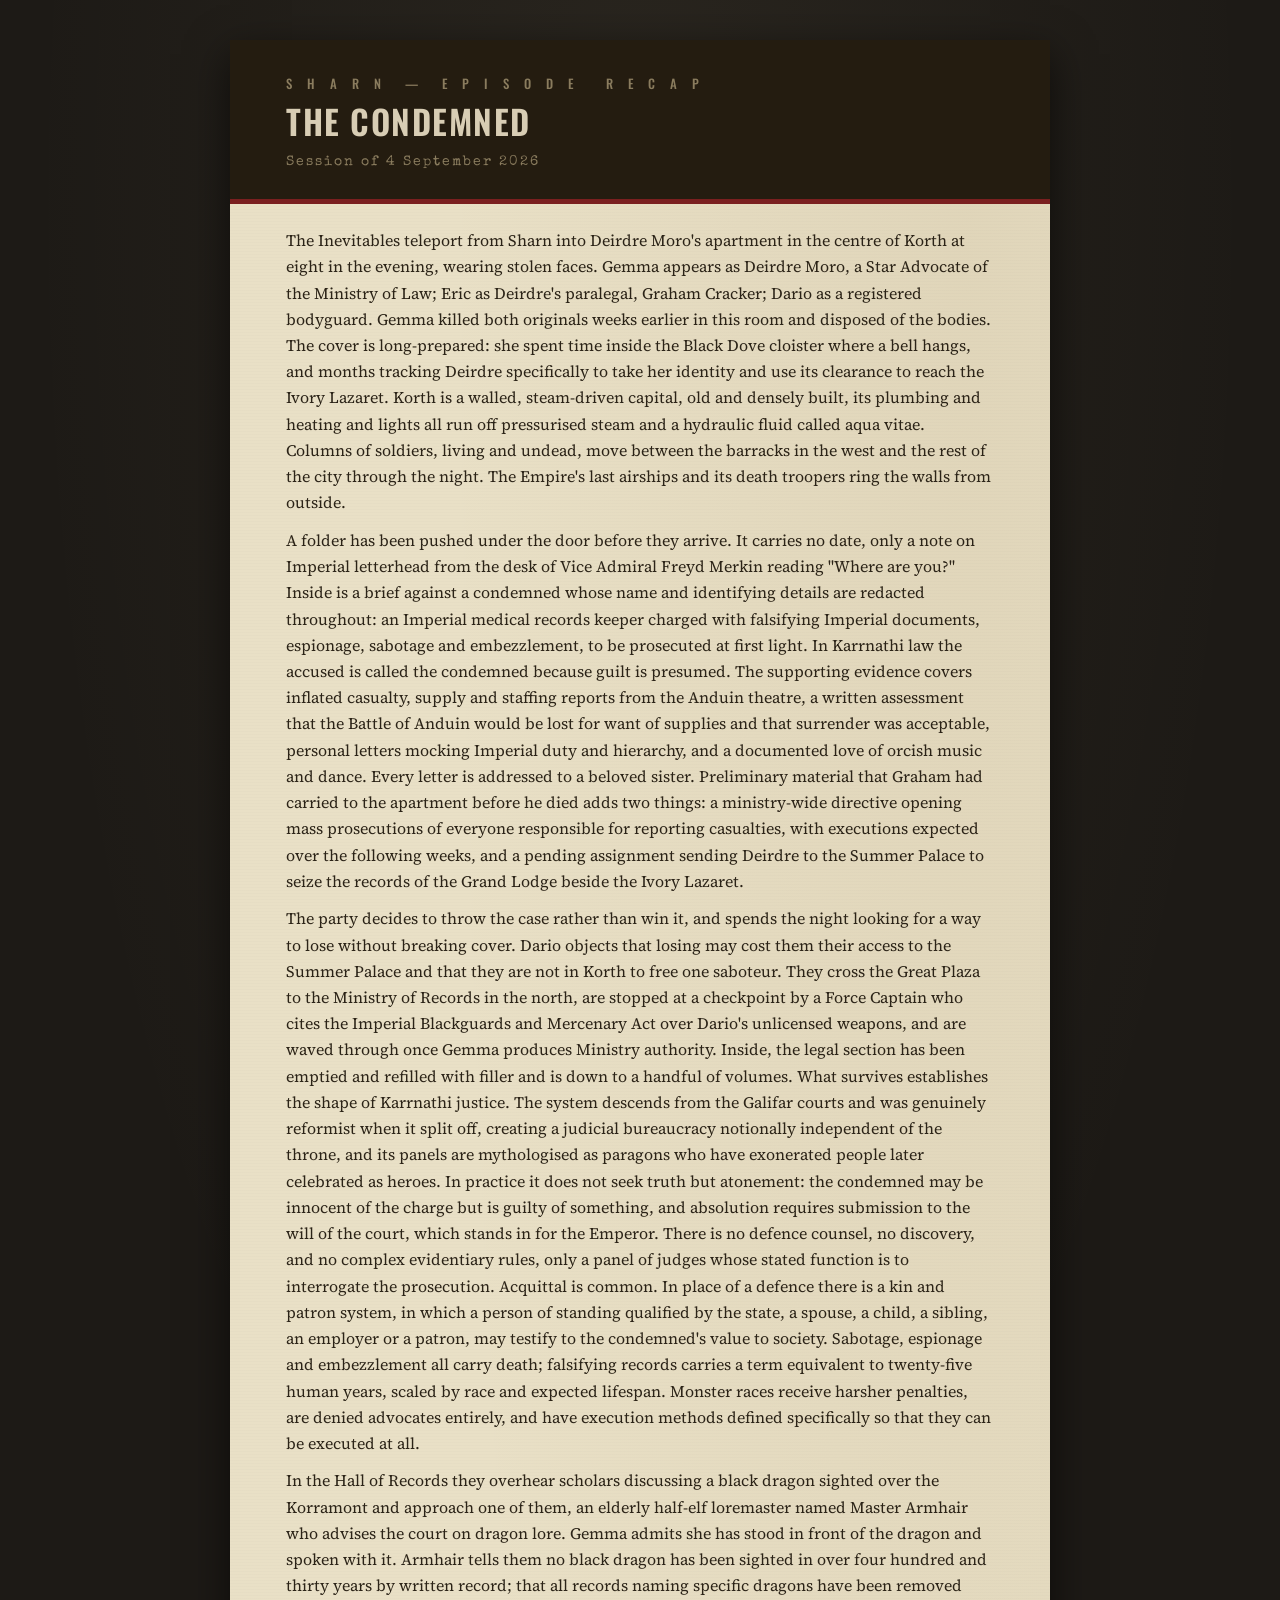
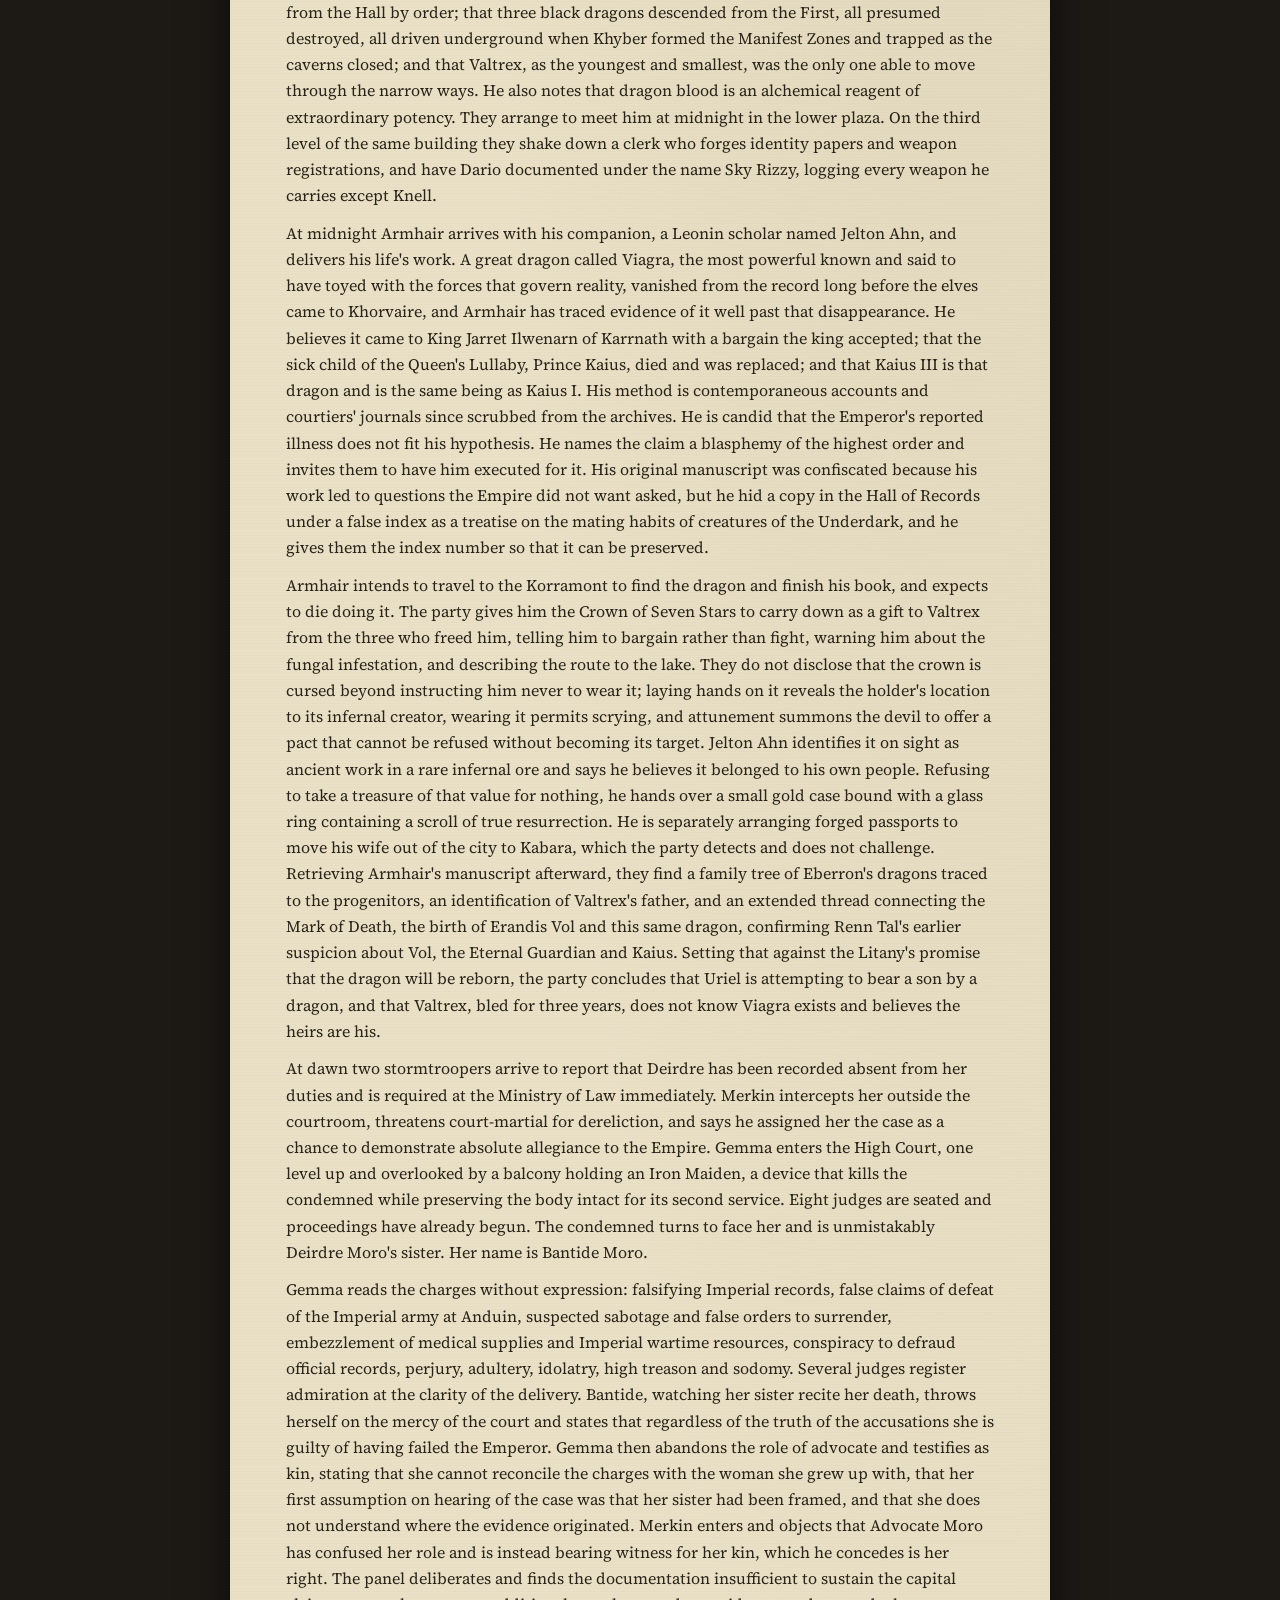
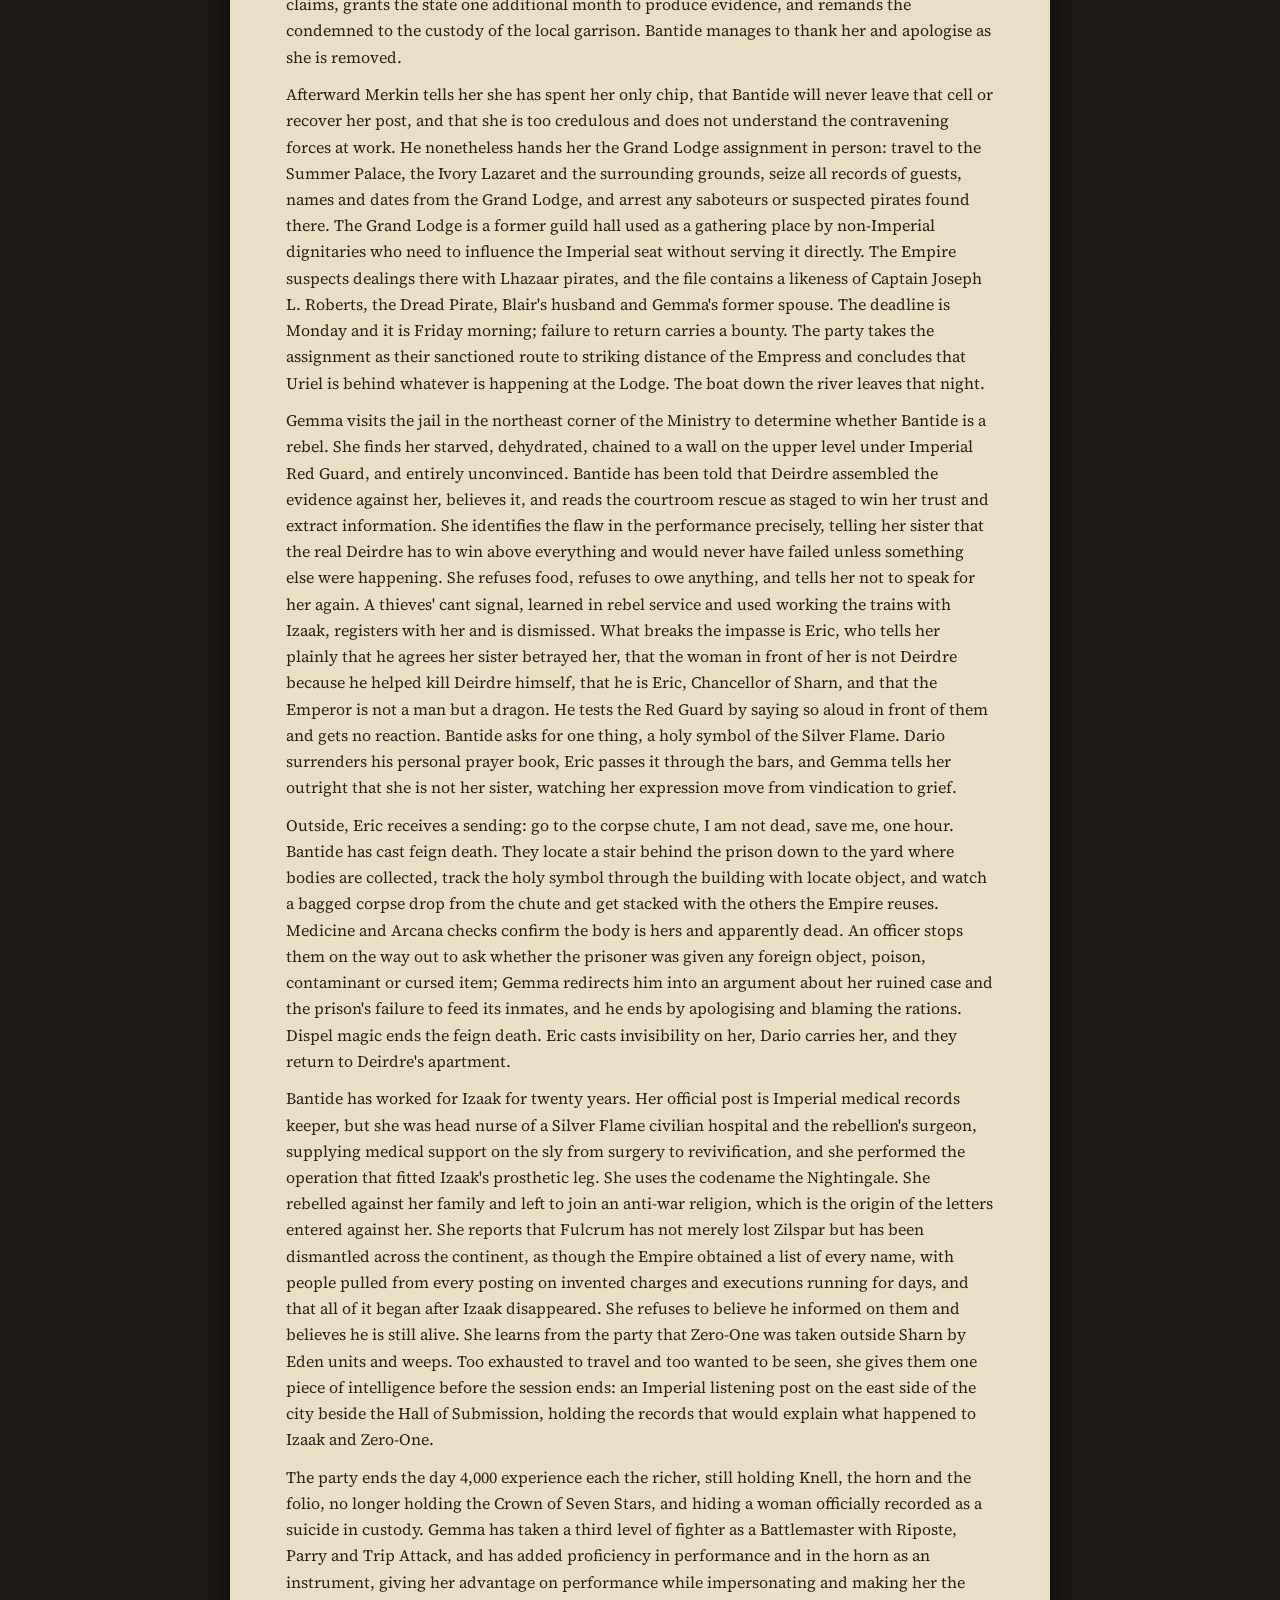
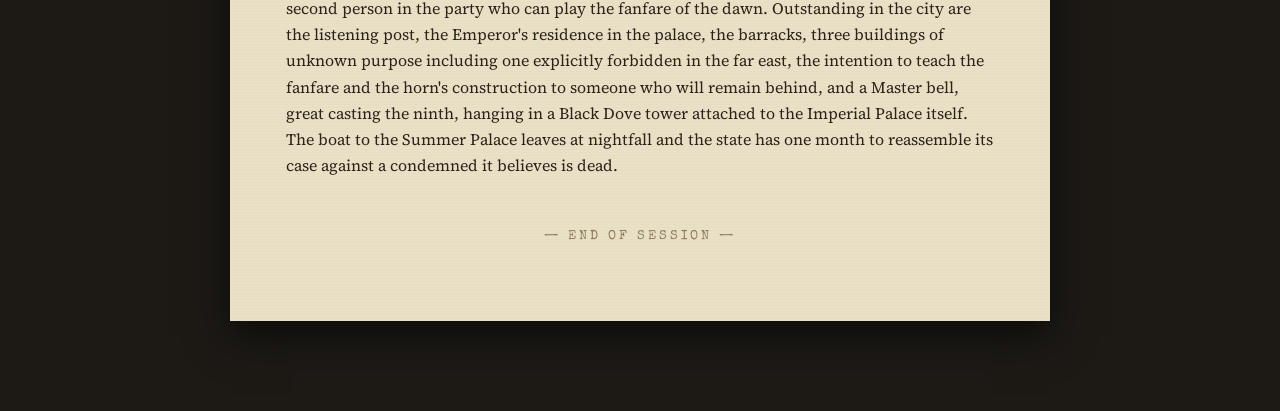
<file: session-2026-09-04-recap.html>
<!DOCTYPE html>
<html><head><meta charset="utf-8">
<meta name="viewport" content="width=device-width, initial-scale=1">
<title>SHARN — The Condemned</title>
<link rel="preconnect" href="https://fonts.googleapis.com">
<link rel="preconnect" href="https://fonts.gstatic.com" crossorigin>
<link href="https://fonts.googleapis.com/css2?family=Oswald:wght@400;500;600&family=Source+Serif+4:ital,wght@0,400;0,600;1,400&family=Special+Elite&display=swap" rel="stylesheet">
<style>
*{box-sizing:border-box} html,body{margin:0;padding:0}
body{background:#1d1a16;color:#2b2317;font-family:'Source Serif 4',Georgia,serif;
 background-image:radial-gradient(ellipse 80% 50% at 50% 4%, rgba(230,210,160,.06), transparent 60%);
 padding:40px 12px 90px}
.sheet{max-width:820px;margin:0 auto;background:#e9e0c6;box-shadow:0 14px 40px rgba(0,0,0,.6);
 padding:0 0 64px;
 background-image:radial-gradient(ellipse at 90% 4%, rgba(120,90,40,.08), transparent 50%),
 repeating-linear-gradient(0deg, rgba(0,0,0,.01) 0 1px, transparent 1px 3px)}
.masthead{background:#241c10;color:#d8cdb4;padding:34px 56px 26px;
 border-bottom:5px solid #7a1f1f}
.masthead .campaign{font-family:'Oswald',sans-serif;font-weight:500;letter-spacing:6px;
 font-size:.8rem;color:#8a7c5e;margin:0 0 8px}
.masthead h1{font-family:'Oswald',sans-serif;font-weight:600;font-size:2.1rem;letter-spacing:1.5px;
 text-transform:uppercase;line-height:1.12;margin:0}
.masthead .date{font-family:'Special Elite',monospace;font-size:.85rem;color:#8a7c5e;
 letter-spacing:2px;margin:10px 0 0}
.inner{padding:12px 56px 0}
h2{font-family:'Oswald',sans-serif;font-weight:600;font-size:1.35rem;letter-spacing:1.5px;
 text-transform:uppercase;color:#5a1414;margin:2em 0 .5em;border-bottom:2px solid #5a1414;padding-bottom:5px}
h3{font-family:'Oswald',sans-serif;font-weight:500;font-size:1.08rem;letter-spacing:.8px;
 color:#3a2c14;margin:1.7em 0 .4em}
p{font-size:1rem;line-height:1.64;margin:.7em 0}
ul{margin:.6em 0;padding-left:1.4em} li{margin:.45em 0;line-height:1.55}
hr{border:none;border-top:1px solid rgba(90,20,20,.35);margin:2.2em 10%}
blockquote{margin:1.1em 0;padding:12px 20px;background:rgba(36,28,16,.06);
 border-left:4px solid #7a1f1f}
blockquote p{font-size:.98rem;line-height:1.6;margin:.4em 0}
code{font-family:'Special Elite',monospace;font-size:.85em;background:rgba(36,28,16,.08);
 padding:0 4px;border-radius:2px}
.tablewrap{overflow-x:auto;margin:1em 0}
table{border-collapse:collapse;width:100%;font-size:.9rem;line-height:1.45}
th{font-family:'Oswald',sans-serif;font-weight:500;letter-spacing:1px;font-size:.76rem;
 text-transform:uppercase;color:#5a1414;text-align:left;border-bottom:2px solid #5a1414;padding:6px 10px}
td{border-bottom:1px solid rgba(60,45,25,.3);padding:6px 10px;vertical-align:top}
.endmark{text-align:center;font-family:'Special Elite',monospace;font-size:.8rem;
 letter-spacing:3px;color:#8a7c5e;margin-top:48px}
@media (max-width:700px){.masthead{padding:26px 22px 20px} .inner{padding:10px 22px 0}
 .masthead h1{font-size:1.5rem}}
@media print{body{background:#fff;padding:0} .sheet{box-shadow:none;max-width:none}}
</style></head>
<body><div class="sheet">
<div class="masthead">
<p class="campaign">S H A R N &nbsp;—&nbsp; E P I S O D E &nbsp; R E C A P</p>
<h1>The Condemned</h1>
<p class="date">Session of 4 September 2026</p>
</div>
<div class="inner">
<p>The Inevitables teleport from Sharn into Deirdre Moro's apartment in the centre of Korth at eight in the evening, wearing stolen faces. Gemma appears as Deirdre Moro, a Star Advocate of the Ministry of Law; Eric as Deirdre's paralegal, Graham Cracker; Dario as a registered bodyguard. Gemma killed both originals weeks earlier in this room and disposed of the bodies. The cover is long-prepared: she spent time inside the Black Dove cloister where a bell hangs, and months tracking Deirdre specifically to take her identity and use its clearance to reach the Ivory Lazaret. Korth is a walled, steam-driven capital, old and densely built, its plumbing and heating and lights all run off pressurised steam and a hydraulic fluid called aqua vitae. Columns of soldiers, living and undead, move between the barracks in the west and the rest of the city through the night. The Empire's last airships and its death troopers ring the walls from outside.</p>
<p>A folder has been pushed under the door before they arrive. It carries no date, only a note on Imperial letterhead from the desk of Vice Admiral Freyd Merkin reading "Where are you?" Inside is a brief against a condemned whose name and identifying details are redacted throughout: an Imperial medical records keeper charged with falsifying Imperial documents, espionage, sabotage and embezzlement, to be prosecuted at first light. In Karrnathi law the accused is called the condemned because guilt is presumed. The supporting evidence covers inflated casualty, supply and staffing reports from the Anduin theatre, a written assessment that the Battle of Anduin would be lost for want of supplies and that surrender was acceptable, personal letters mocking Imperial duty and hierarchy, and a documented love of orcish music and dance. Every letter is addressed to a beloved sister. Preliminary material that Graham had carried to the apartment before he died adds two things: a ministry-wide directive opening mass prosecutions of everyone responsible for reporting casualties, with executions expected over the following weeks, and a pending assignment sending Deirdre to the Summer Palace to seize the records of the Grand Lodge beside the Ivory Lazaret.</p>
<p>The party decides to throw the case rather than win it, and spends the night looking for a way to lose without breaking cover. Dario objects that losing may cost them their access to the Summer Palace and that they are not in Korth to free one saboteur. They cross the Great Plaza to the Ministry of Records in the north, are stopped at a checkpoint by a Force Captain who cites the Imperial Blackguards and Mercenary Act over Dario's unlicensed weapons, and are waved through once Gemma produces Ministry authority. Inside, the legal section has been emptied and refilled with filler and is down to a handful of volumes. What survives establishes the shape of Karrnathi justice. The system descends from the Galifar courts and was genuinely reformist when it split off, creating a judicial bureaucracy notionally independent of the throne, and its panels are mythologised as paragons who have exonerated people later celebrated as heroes. In practice it does not seek truth but atonement: the condemned may be innocent of the charge but is guilty of something, and absolution requires submission to the will of the court, which stands in for the Emperor. There is no defence counsel, no discovery, and no complex evidentiary rules, only a panel of judges whose stated function is to interrogate the prosecution. Acquittal is common. In place of a defence there is a kin and patron system, in which a person of standing qualified by the state, a spouse, a child, a sibling, an employer or a patron, may testify to the condemned's value to society. Sabotage, espionage and embezzlement all carry death; falsifying records carries a term equivalent to twenty-five human years, scaled by race and expected lifespan. Monster races receive harsher penalties, are denied advocates entirely, and have execution methods defined specifically so that they can be executed at all.</p>
<p>In the Hall of Records they overhear scholars discussing a black dragon sighted over the Korramont and approach one of them, an elderly half-elf loremaster named Master Armhair who advises the court on dragon lore. Gemma admits she has stood in front of the dragon and spoken with it. Armhair tells them no black dragon has been sighted in over four hundred and thirty years by written record; that all records naming specific dragons have been removed from the Hall by order; that three black dragons descended from the First, all presumed destroyed, all driven underground when Khyber formed the Manifest Zones and trapped as the caverns closed; and that Valtrex, as the youngest and smallest, was the only one able to move through the narrow ways. He also notes that dragon blood is an alchemical reagent of extraordinary potency. They arrange to meet him at midnight in the lower plaza. On the third level of the same building they shake down a clerk who forges identity papers and weapon registrations, and have Dario documented under the name Sky Rizzy, logging every weapon he carries except Knell.</p>
<p>At midnight Armhair arrives with his companion, a Leonin scholar named Jelton Ahn, and delivers his life's work. A great dragon called Viagra, the most powerful known and said to have toyed with the forces that govern reality, vanished from the record long before the elves came to Khorvaire, and Armhair has traced evidence of it well past that disappearance. He believes it came to King Jarret Ilwenarn of Karrnath with a bargain the king accepted; that the sick child of the Queen's Lullaby, Prince Kaius, died and was replaced; and that Kaius III is that dragon and is the same being as Kaius I. His method is contemporaneous accounts and courtiers' journals since scrubbed from the archives. He is candid that the Emperor's reported illness does not fit his hypothesis. He names the claim a blasphemy of the highest order and invites them to have him executed for it. His original manuscript was confiscated because his work led to questions the Empire did not want asked, but he hid a copy in the Hall of Records under a false index as a treatise on the mating habits of creatures of the Underdark, and he gives them the index number so that it can be preserved.</p>
<p>Armhair intends to travel to the Korramont to find the dragon and finish his book, and expects to die doing it. The party gives him the Crown of Seven Stars to carry down as a gift to Valtrex from the three who freed him, telling him to bargain rather than fight, warning him about the fungal infestation, and describing the route to the lake. They do not disclose that the crown is cursed beyond instructing him never to wear it; laying hands on it reveals the holder's location to its infernal creator, wearing it permits scrying, and attunement summons the devil to offer a pact that cannot be refused without becoming its target. Jelton Ahn identifies it on sight as ancient work in a rare infernal ore and says he believes it belonged to his own people. Refusing to take a treasure of that value for nothing, he hands over a small gold case bound with a glass ring containing a scroll of true resurrection. He is separately arranging forged passports to move his wife out of the city to Kabara, which the party detects and does not challenge. Retrieving Armhair's manuscript afterward, they find a family tree of Eberron's dragons traced to the progenitors, an identification of Valtrex's father, and an extended thread connecting the Mark of Death, the birth of Erandis Vol and this same dragon, confirming Renn Tal's earlier suspicion about Vol, the Eternal Guardian and Kaius. Setting that against the Litany's promise that the dragon will be reborn, the party concludes that Uriel is attempting to bear a son by a dragon, and that Valtrex, bled for three years, does not know Viagra exists and believes the heirs are his.</p>
<p>At dawn two stormtroopers arrive to report that Deirdre has been recorded absent from her duties and is required at the Ministry of Law immediately. Merkin intercepts her outside the courtroom, threatens court-martial for dereliction, and says he assigned her the case as a chance to demonstrate absolute allegiance to the Empire. Gemma enters the High Court, one level up and overlooked by a balcony holding an Iron Maiden, a device that kills the condemned while preserving the body intact for its second service. Eight judges are seated and proceedings have already begun. The condemned turns to face her and is unmistakably Deirdre Moro's sister. Her name is Bantide Moro.</p>
<p>Gemma reads the charges without expression: falsifying Imperial records, false claims of defeat of the Imperial army at Anduin, suspected sabotage and false orders to surrender, embezzlement of medical supplies and Imperial wartime resources, conspiracy to defraud official records, perjury, adultery, idolatry, high treason and sodomy. Several judges register admiration at the clarity of the delivery. Bantide, watching her sister recite her death, throws herself on the mercy of the court and states that regardless of the truth of the accusations she is guilty of having failed the Emperor. Gemma then abandons the role of advocate and testifies as kin, stating that she cannot reconcile the charges with the woman she grew up with, that her first assumption on hearing of the case was that her sister had been framed, and that she does not understand where the evidence originated. Merkin enters and objects that Advocate Moro has confused her role and is instead bearing witness for her kin, which he concedes is her right. The panel deliberates and finds the documentation insufficient to sustain the capital claims, grants the state one additional month to produce evidence, and remands the condemned to the custody of the local garrison. Bantide manages to thank her and apologise as she is removed.</p>
<p>Afterward Merkin tells her she has spent her only chip, that Bantide will never leave that cell or recover her post, and that she is too credulous and does not understand the contravening forces at work. He nonetheless hands her the Grand Lodge assignment in person: travel to the Summer Palace, the Ivory Lazaret and the surrounding grounds, seize all records of guests, names and dates from the Grand Lodge, and arrest any saboteurs or suspected pirates found there. The Grand Lodge is a former guild hall used as a gathering place by non-Imperial dignitaries who need to influence the Imperial seat without serving it directly. The Empire suspects dealings there with Lhazaar pirates, and the file contains a likeness of Captain Joseph L. Roberts, the Dread Pirate, Blair's husband and Gemma's former spouse. The deadline is Monday and it is Friday morning; failure to return carries a bounty. The party takes the assignment as their sanctioned route to striking distance of the Empress and concludes that Uriel is behind whatever is happening at the Lodge. The boat down the river leaves that night.</p>
<p>Gemma visits the jail in the northeast corner of the Ministry to determine whether Bantide is a rebel. She finds her starved, dehydrated, chained to a wall on the upper level under Imperial Red Guard, and entirely unconvinced. Bantide has been told that Deirdre assembled the evidence against her, believes it, and reads the courtroom rescue as staged to win her trust and extract information. She identifies the flaw in the performance precisely, telling her sister that the real Deirdre has to win above everything and would never have failed unless something else were happening. She refuses food, refuses to owe anything, and tells her not to speak for her again. A thieves' cant signal, learned in rebel service and used working the trains with Izaak, registers with her and is dismissed. What breaks the impasse is Eric, who tells her plainly that he agrees her sister betrayed her, that the woman in front of her is not Deirdre because he helped kill Deirdre himself, that he is Eric, Chancellor of Sharn, and that the Emperor is not a man but a dragon. He tests the Red Guard by saying so aloud in front of them and gets no reaction. Bantide asks for one thing, a holy symbol of the Silver Flame. Dario surrenders his personal prayer book, Eric passes it through the bars, and Gemma tells her outright that she is not her sister, watching her expression move from vindication to grief.</p>
<p>Outside, Eric receives a sending: go to the corpse chute, I am not dead, save me, one hour. Bantide has cast feign death. They locate a stair behind the prison down to the yard where bodies are collected, track the holy symbol through the building with locate object, and watch a bagged corpse drop from the chute and get stacked with the others the Empire reuses. Medicine and Arcana checks confirm the body is hers and apparently dead. An officer stops them on the way out to ask whether the prisoner was given any foreign object, poison, contaminant or cursed item; Gemma redirects him into an argument about her ruined case and the prison's failure to feed its inmates, and he ends by apologising and blaming the rations. Dispel magic ends the feign death. Eric casts invisibility on her, Dario carries her, and they return to Deirdre's apartment.</p>
<p>Bantide has worked for Izaak for twenty years. Her official post is Imperial medical records keeper, but she was head nurse of a Silver Flame civilian hospital and the rebellion's surgeon, supplying medical support on the sly from surgery to revivification, and she performed the operation that fitted Izaak's prosthetic leg. She uses the codename the Nightingale. She rebelled against her family and left to join an anti-war religion, which is the origin of the letters entered against her. She reports that Fulcrum has not merely lost Zilspar but has been dismantled across the continent, as though the Empire obtained a list of every name, with people pulled from every posting on invented charges and executions running for days, and that all of it began after Izaak disappeared. She refuses to believe he informed on them and believes he is still alive. She learns from the party that Zero-One was taken outside Sharn by Eden units and weeps. Too exhausted to travel and too wanted to be seen, she gives them one piece of intelligence before the session ends: an Imperial listening post on the east side of the city beside the Hall of Submission, holding the records that would explain what happened to Izaak and Zero-One.</p>
<p>The party ends the day 4,000 experience each the richer, still holding Knell, the horn and the folio, no longer holding the Crown of Seven Stars, and hiding a woman officially recorded as a suicide in custody. Gemma has taken a third level of fighter as a Battlemaster with Riposte, Parry and Trip Attack, and has added proficiency in performance and in the horn as an instrument, giving her advantage on performance while impersonating and making her the second person in the party who can play the fanfare of the dawn. Outstanding in the city are the listening post, the Emperor's residence in the palace, the barracks, three buildings of unknown purpose including one explicitly forbidden in the far east, the intention to teach the fanfare and the horn's construction to someone who will remain behind, and a Master bell, great casting the ninth, hanging in a Black Dove tower attached to the Imperial Palace itself. The boat to the Summer Palace leaves at nightfall and the state has one month to reassemble its case against a condemned it believes is dead.</p>
<p class="endmark">— END OF SESSION —</p>
</div>
</div></body></html>
</file>
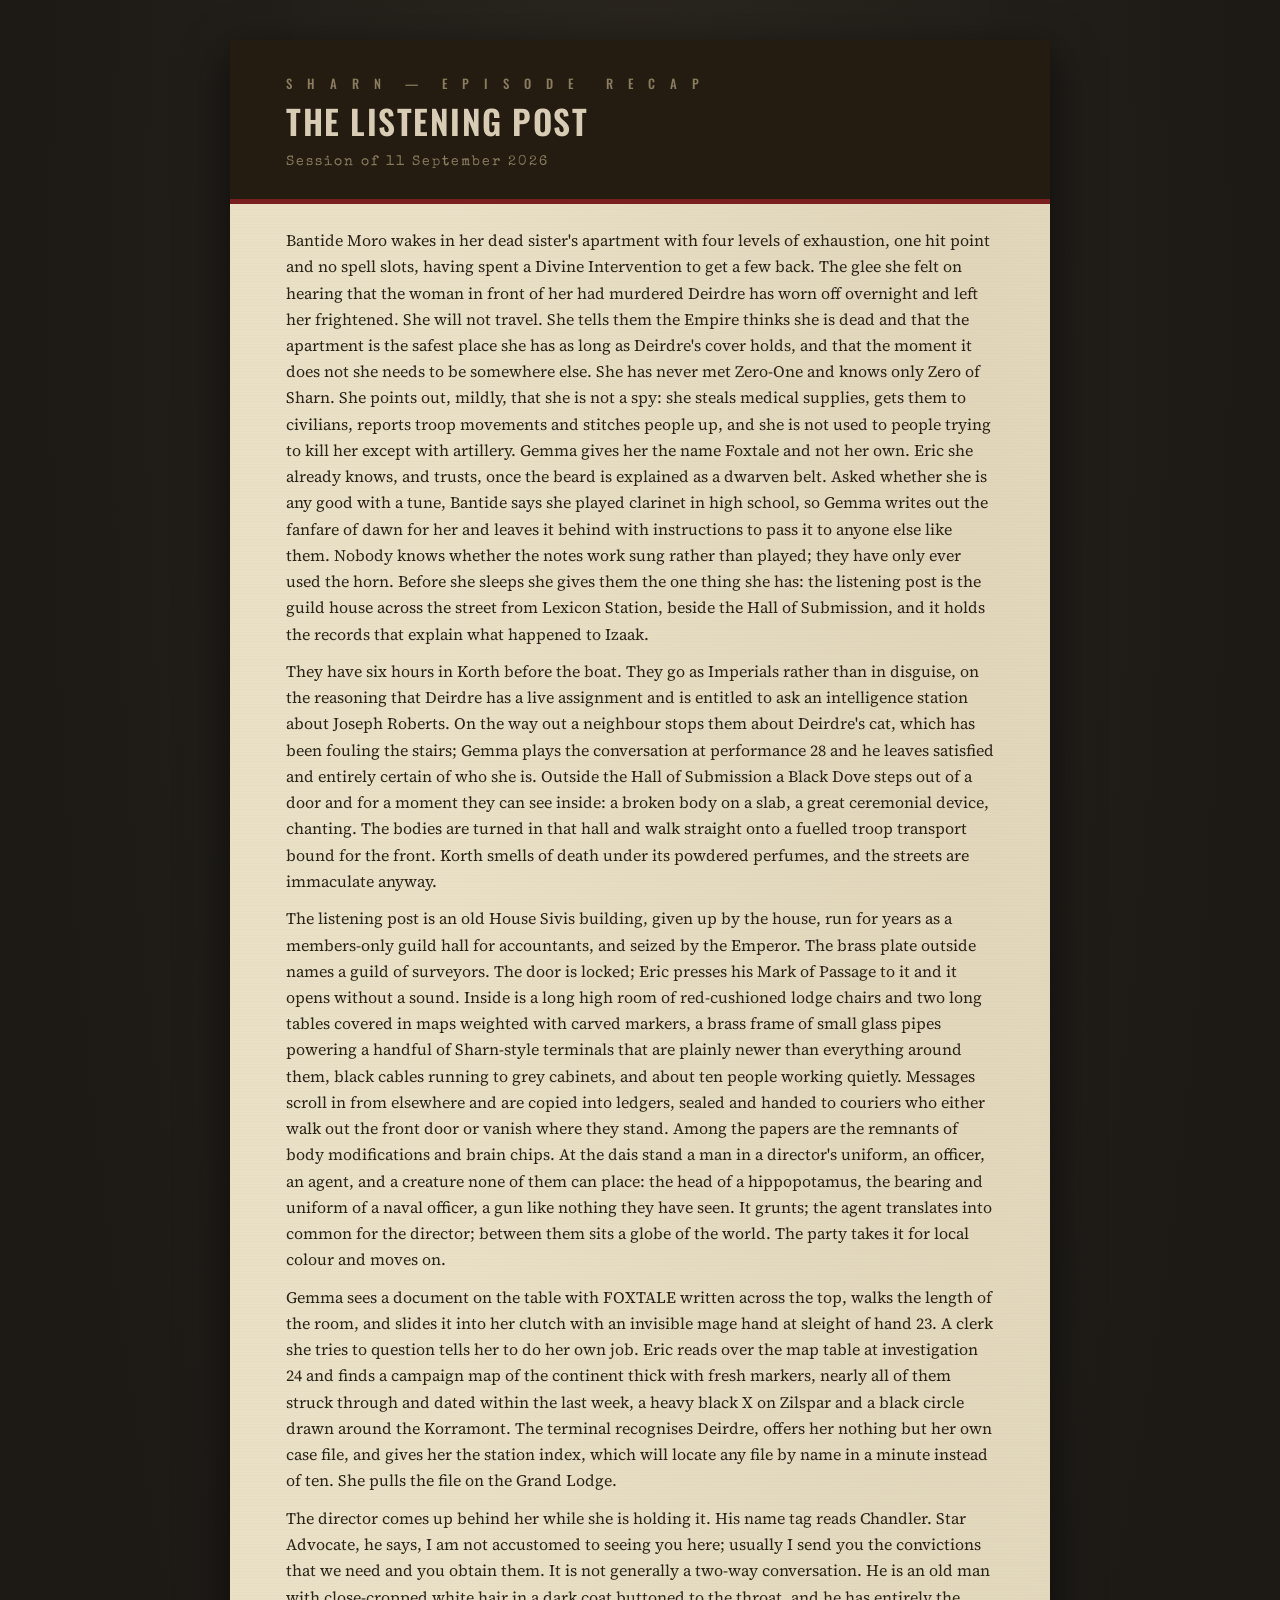
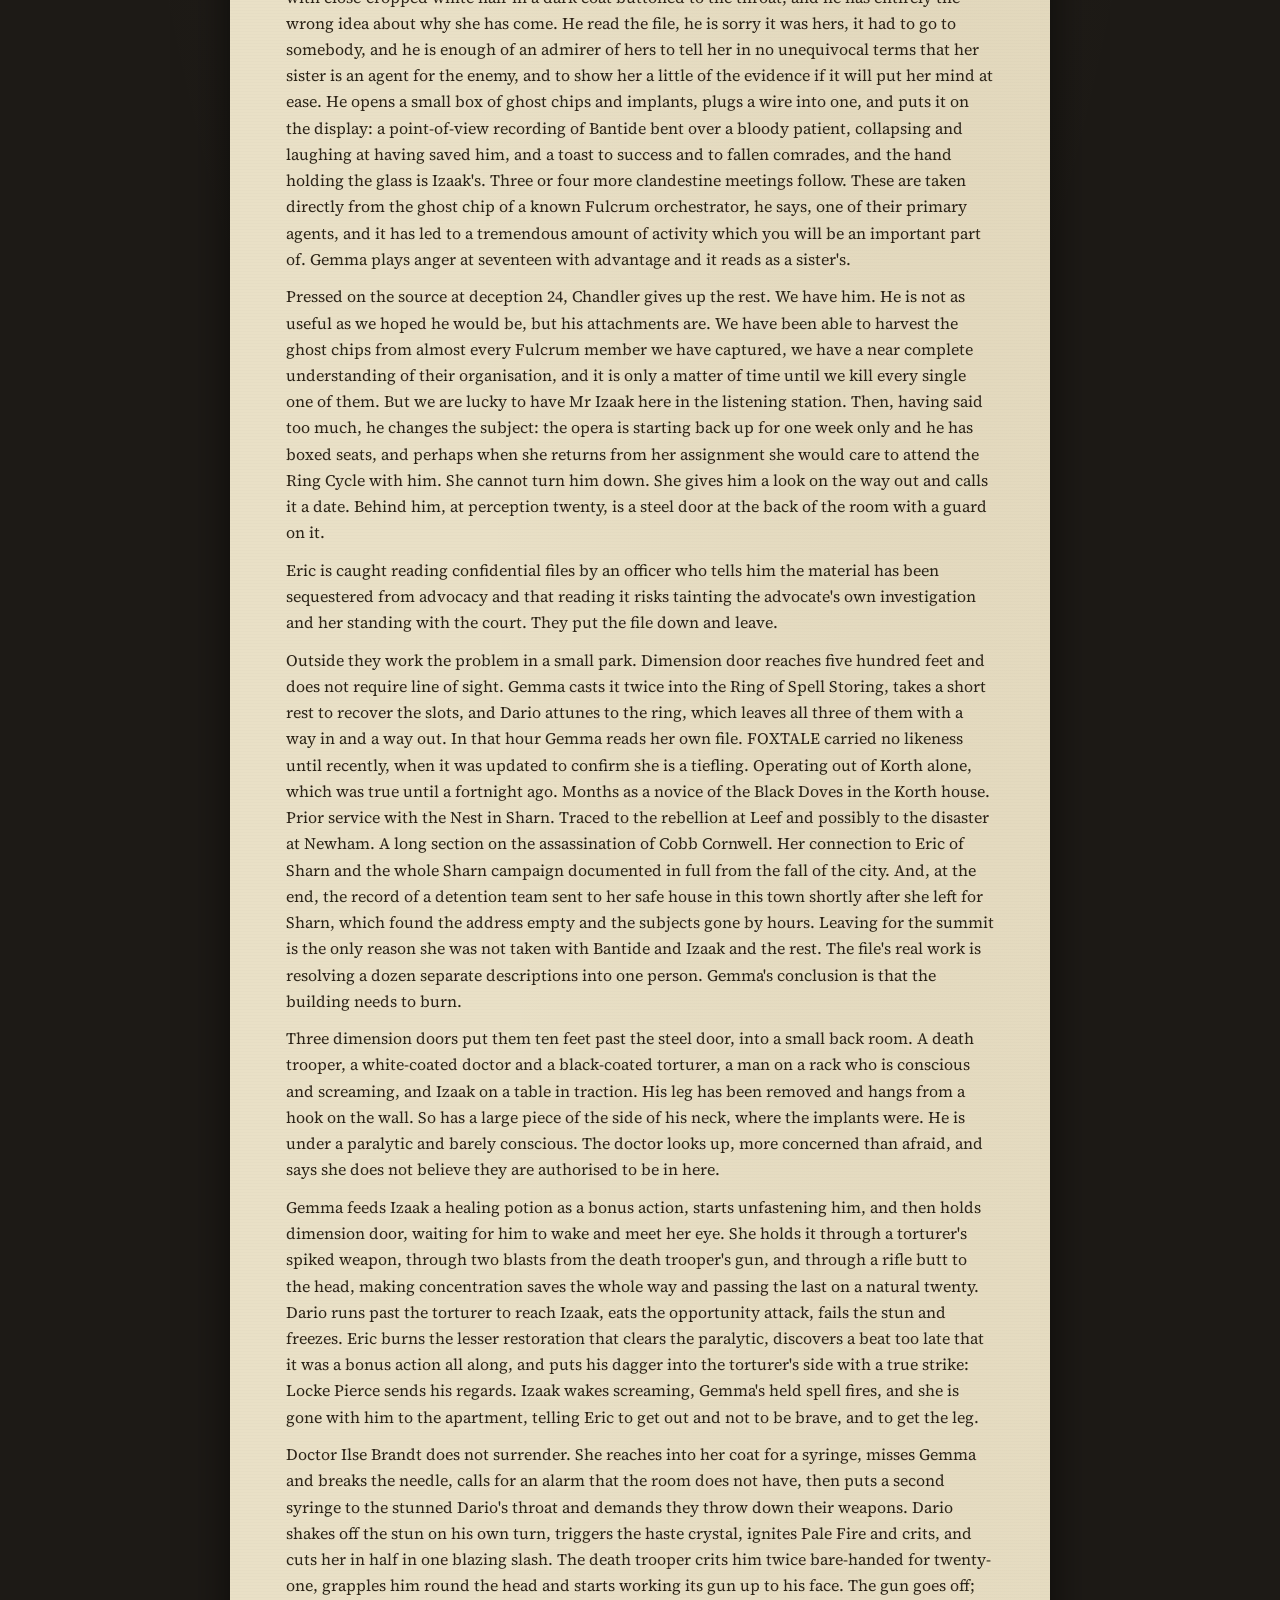
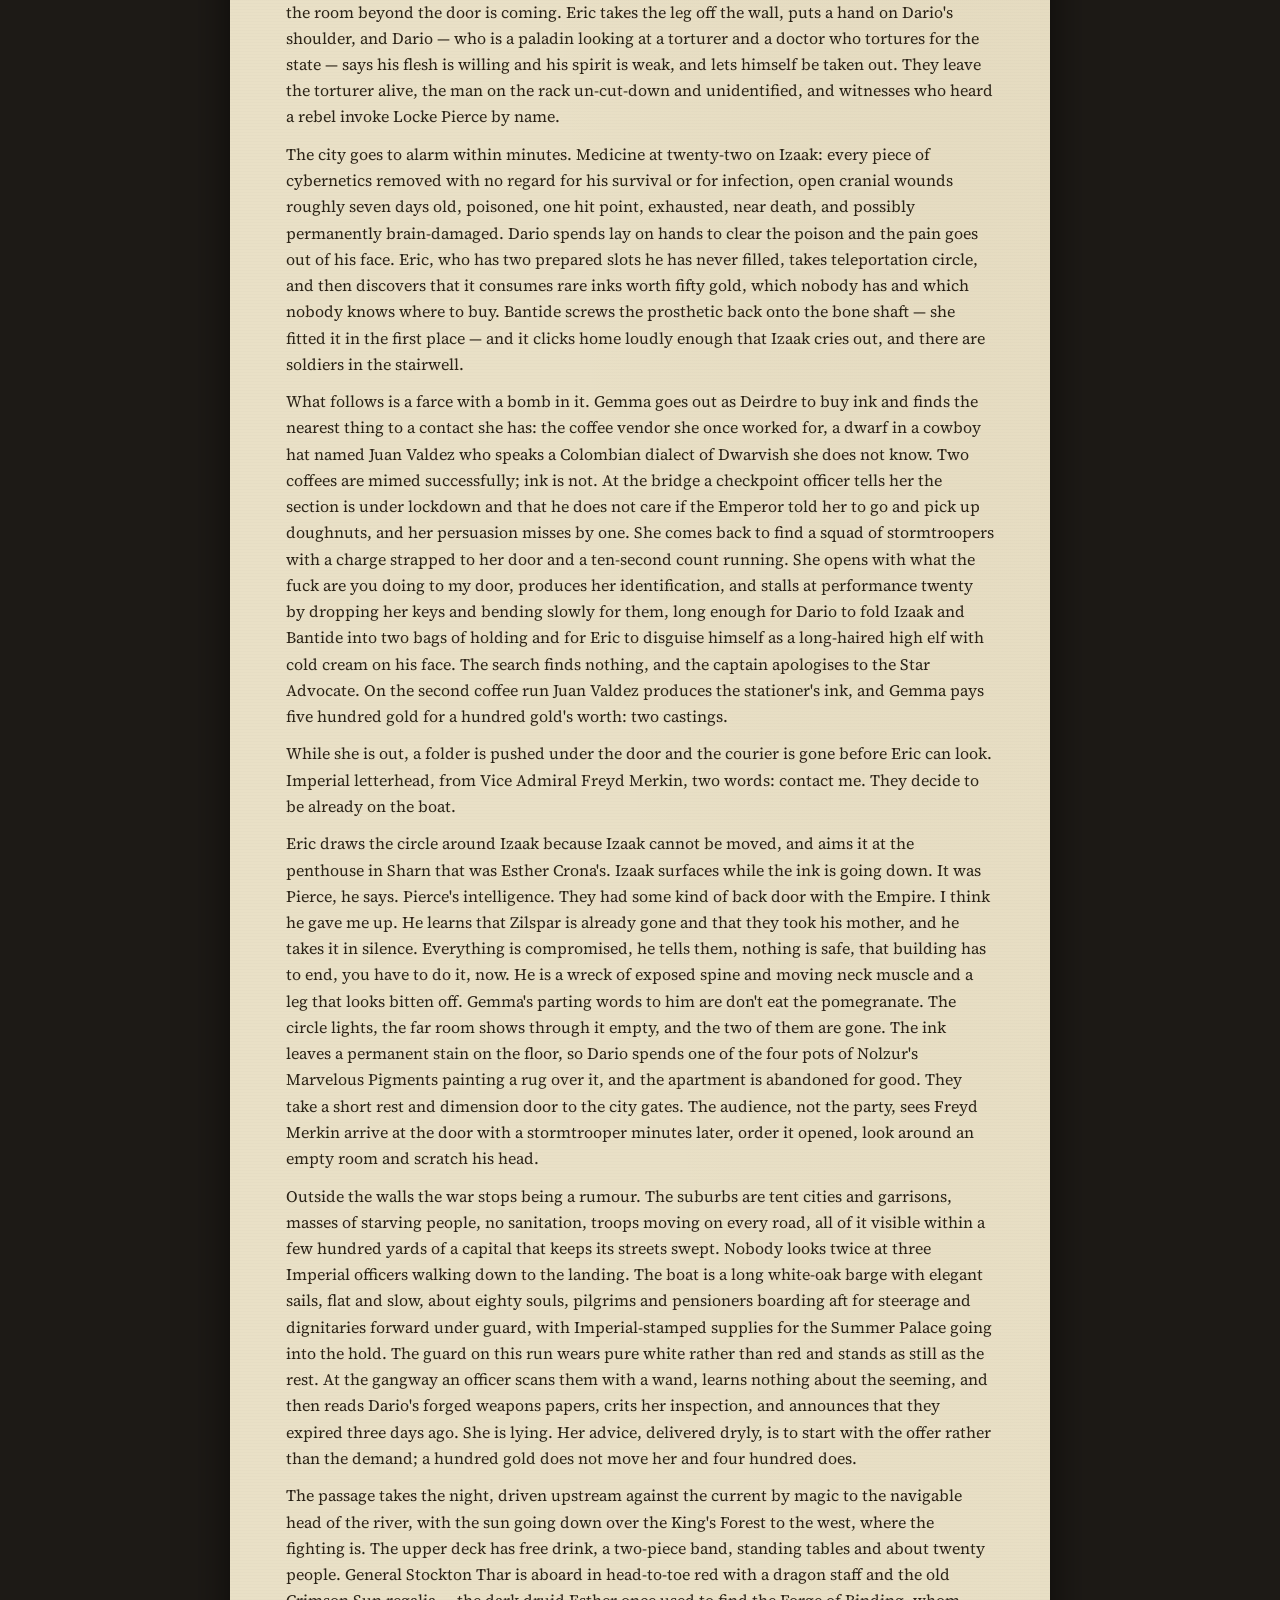
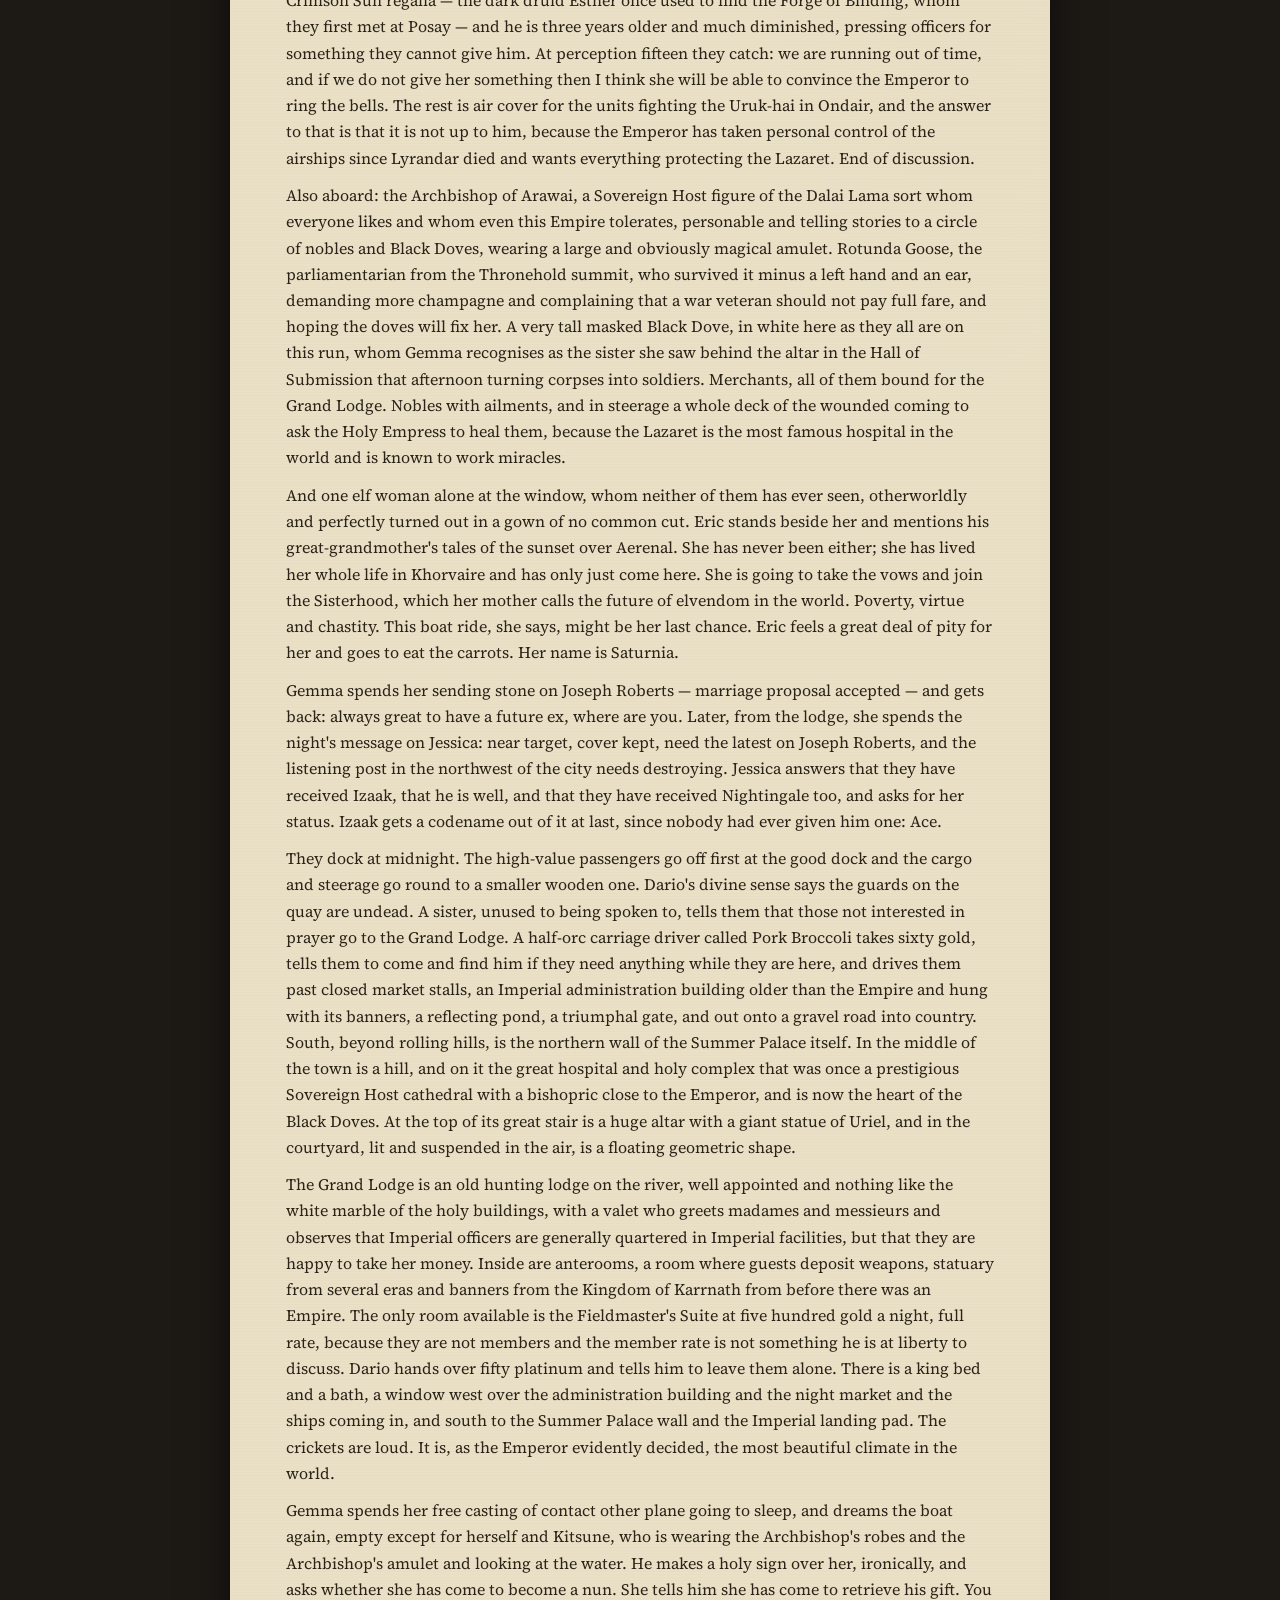
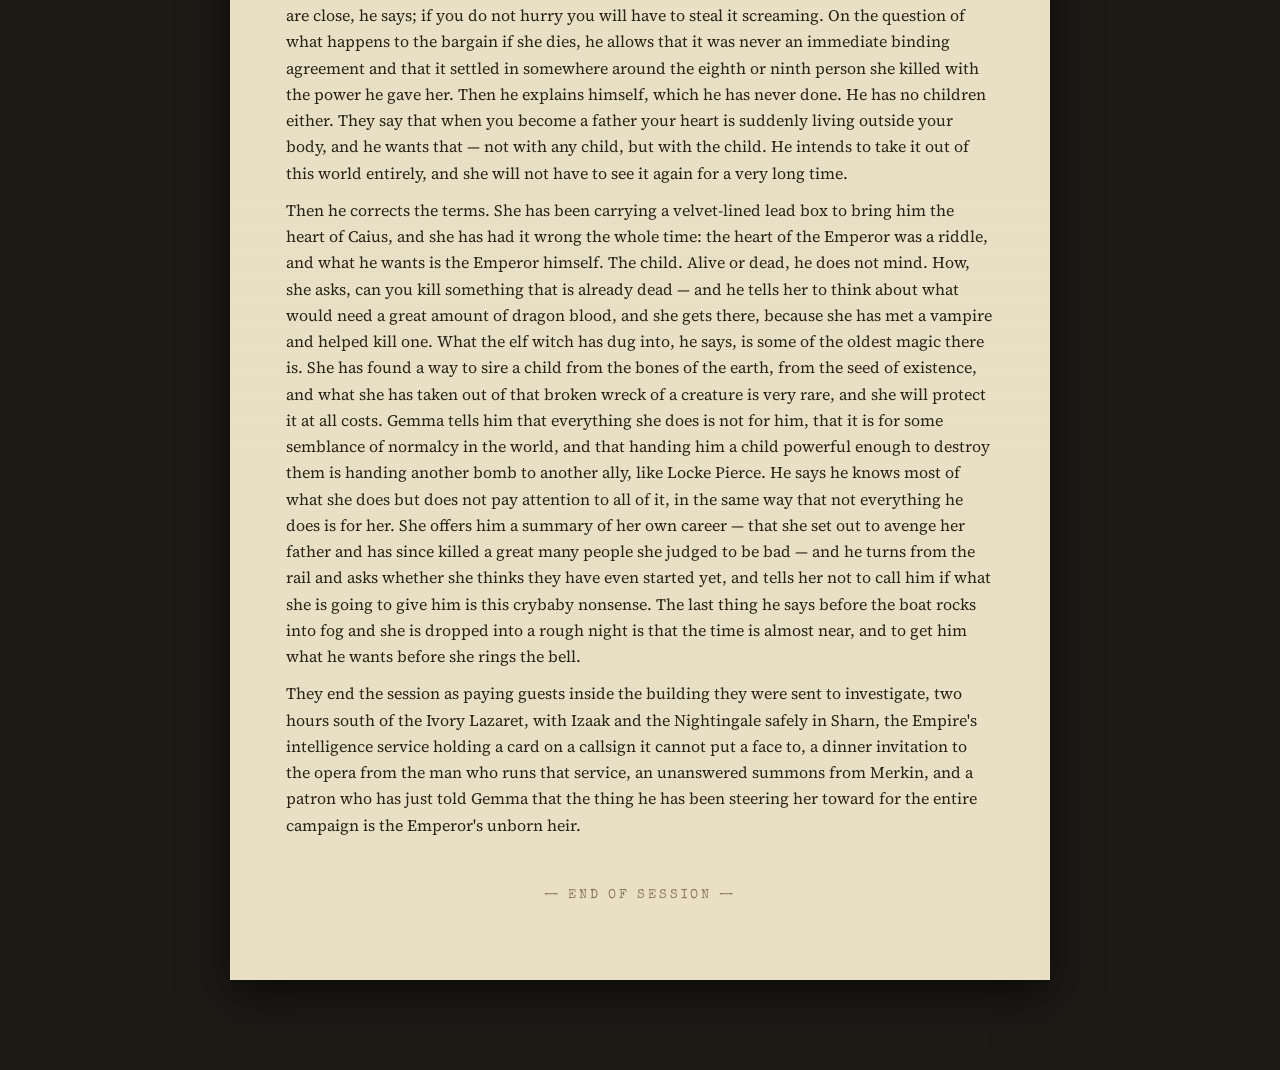
<file: session-2026-09-11-recap.html>
<!DOCTYPE html>
<html><head><meta charset="utf-8">
<meta name="viewport" content="width=device-width, initial-scale=1">
<title>SHARN — The Listening Post</title>
<link rel="preconnect" href="https://fonts.googleapis.com">
<link rel="preconnect" href="https://fonts.gstatic.com" crossorigin>
<link href="https://fonts.googleapis.com/css2?family=Oswald:wght@400;500;600&family=Source+Serif+4:ital,wght@0,400;0,600;1,400&family=Special+Elite&display=swap" rel="stylesheet">
<style>
*{box-sizing:border-box} html,body{margin:0;padding:0}
body{background:#1d1a16;color:#2b2317;font-family:'Source Serif 4',Georgia,serif;
 background-image:radial-gradient(ellipse 80% 50% at 50% 4%, rgba(230,210,160,.06), transparent 60%);
 padding:40px 12px 90px}
.sheet{max-width:820px;margin:0 auto;background:#e9e0c6;box-shadow:0 14px 40px rgba(0,0,0,.6);
 padding:0 0 64px;
 background-image:radial-gradient(ellipse at 90% 4%, rgba(120,90,40,.08), transparent 50%),
 repeating-linear-gradient(0deg, rgba(0,0,0,.01) 0 1px, transparent 1px 3px)}
.masthead{background:#241c10;color:#d8cdb4;padding:34px 56px 26px;
 border-bottom:5px solid #7a1f1f}
.masthead .campaign{font-family:'Oswald',sans-serif;font-weight:500;letter-spacing:6px;
 font-size:.8rem;color:#8a7c5e;margin:0 0 8px}
.masthead h1{font-family:'Oswald',sans-serif;font-weight:600;font-size:2.1rem;letter-spacing:1.5px;
 text-transform:uppercase;line-height:1.12;margin:0}
.masthead .date{font-family:'Special Elite',monospace;font-size:.85rem;color:#8a7c5e;
 letter-spacing:2px;margin:10px 0 0}
.inner{padding:12px 56px 0}
h2{font-family:'Oswald',sans-serif;font-weight:600;font-size:1.35rem;letter-spacing:1.5px;
 text-transform:uppercase;color:#5a1414;margin:2em 0 .5em;border-bottom:2px solid #5a1414;padding-bottom:5px}
h3{font-family:'Oswald',sans-serif;font-weight:500;font-size:1.08rem;letter-spacing:.8px;
 color:#3a2c14;margin:1.7em 0 .4em}
p{font-size:1rem;line-height:1.64;margin:.7em 0}
ul{margin:.6em 0;padding-left:1.4em} li{margin:.45em 0;line-height:1.55}
hr{border:none;border-top:1px solid rgba(90,20,20,.35);margin:2.2em 10%}
blockquote{margin:1.1em 0;padding:12px 20px;background:rgba(36,28,16,.06);
 border-left:4px solid #7a1f1f}
blockquote p{font-size:.98rem;line-height:1.6;margin:.4em 0}
code{font-family:'Special Elite',monospace;font-size:.85em;background:rgba(36,28,16,.08);
 padding:0 4px;border-radius:2px}
.tablewrap{overflow-x:auto;margin:1em 0}
table{border-collapse:collapse;width:100%;font-size:.9rem;line-height:1.45}
th{font-family:'Oswald',sans-serif;font-weight:500;letter-spacing:1px;font-size:.76rem;
 text-transform:uppercase;color:#5a1414;text-align:left;border-bottom:2px solid #5a1414;padding:6px 10px}
td{border-bottom:1px solid rgba(60,45,25,.3);padding:6px 10px;vertical-align:top}
.endmark{text-align:center;font-family:'Special Elite',monospace;font-size:.8rem;
 letter-spacing:3px;color:#8a7c5e;margin-top:48px}
@media (max-width:700px){.masthead{padding:26px 22px 20px} .inner{padding:10px 22px 0}
 .masthead h1{font-size:1.5rem}}
@media print{body{background:#fff;padding:0} .sheet{box-shadow:none;max-width:none}}
</style></head>
<body><div class="sheet">
<div class="masthead">
<p class="campaign">S H A R N &nbsp;—&nbsp; E P I S O D E &nbsp; R E C A P</p>
<h1>The Listening Post</h1>
<p class="date">Session of 11 September 2026</p>
</div>
<div class="inner">
<p>Bantide Moro wakes in her dead sister's apartment with four levels of exhaustion, one hit point and no spell slots, having spent a Divine Intervention to get a few back. The glee she felt on hearing that the woman in front of her had murdered Deirdre has worn off overnight and left her frightened. She will not travel. She tells them the Empire thinks she is dead and that the apartment is the safest place she has as long as Deirdre's cover holds, and that the moment it does not she needs to be somewhere else. She has never met Zero-One and knows only Zero of Sharn. She points out, mildly, that she is not a spy: she steals medical supplies, gets them to civilians, reports troop movements and stitches people up, and she is not used to people trying to kill her except with artillery. Gemma gives her the name Foxtale and not her own. Eric she already knows, and trusts, once the beard is explained as a dwarven belt. Asked whether she is any good with a tune, Bantide says she played clarinet in high school, so Gemma writes out the fanfare of dawn for her and leaves it behind with instructions to pass it to anyone else like them. Nobody knows whether the notes work sung rather than played; they have only ever used the horn. Before she sleeps she gives them the one thing she has: the listening post is the guild house across the street from Lexicon Station, beside the Hall of Submission, and it holds the records that explain what happened to Izaak.</p>
<p>They have six hours in Korth before the boat. They go as Imperials rather than in disguise, on the reasoning that Deirdre has a live assignment and is entitled to ask an intelligence station about Joseph Roberts. On the way out a neighbour stops them about Deirdre's cat, which has been fouling the stairs; Gemma plays the conversation at performance 28 and he leaves satisfied and entirely certain of who she is. Outside the Hall of Submission a Black Dove steps out of a door and for a moment they can see inside: a broken body on a slab, a great ceremonial device, chanting. The bodies are turned in that hall and walk straight onto a fuelled troop transport bound for the front. Korth smells of death under its powdered perfumes, and the streets are immaculate anyway.</p>
<p>The listening post is an old House Sivis building, given up by the house, run for years as a members-only guild hall for accountants, and seized by the Emperor. The brass plate outside names a guild of surveyors. The door is locked; Eric presses his Mark of Passage to it and it opens without a sound. Inside is a long high room of red-cushioned lodge chairs and two long tables covered in maps weighted with carved markers, a brass frame of small glass pipes powering a handful of Sharn-style terminals that are plainly newer than everything around them, black cables running to grey cabinets, and about ten people working quietly. Messages scroll in from elsewhere and are copied into ledgers, sealed and handed to couriers who either walk out the front door or vanish where they stand. Among the papers are the remnants of body modifications and brain chips. At the dais stand a man in a director's uniform, an officer, an agent, and a creature none of them can place: the head of a hippopotamus, the bearing and uniform of a naval officer, a gun like nothing they have seen. It grunts; the agent translates into common for the director; between them sits a globe of the world. The party takes it for local colour and moves on.</p>
<p>Gemma sees a document on the table with FOXTALE written across the top, walks the length of the room, and slides it into her clutch with an invisible mage hand at sleight of hand 23. A clerk she tries to question tells her to do her own job. Eric reads over the map table at investigation 24 and finds a campaign map of the continent thick with fresh markers, nearly all of them struck through and dated within the last week, a heavy black X on Zilspar and a black circle drawn around the Korramont. The terminal recognises Deirdre, offers her nothing but her own case file, and gives her the station index, which will locate any file by name in a minute instead of ten. She pulls the file on the Grand Lodge.</p>
<p>The director comes up behind her while she is holding it. His name tag reads Chandler. Star Advocate, he says, I am not accustomed to seeing you here; usually I send you the convictions that we need and you obtain them. It is not generally a two-way conversation. He is an old man with close-cropped white hair in a dark coat buttoned to the throat, and he has entirely the wrong idea about why she has come. He read the file, he is sorry it was hers, it had to go to somebody, and he is enough of an admirer of hers to tell her in no unequivocal terms that her sister is an agent for the enemy, and to show her a little of the evidence if it will put her mind at ease. He opens a small box of ghost chips and implants, plugs a wire into one, and puts it on the display: a point-of-view recording of Bantide bent over a bloody patient, collapsing and laughing at having saved him, and a toast to success and to fallen comrades, and the hand holding the glass is Izaak's. Three or four more clandestine meetings follow. These are taken directly from the ghost chip of a known Fulcrum orchestrator, he says, one of their primary agents, and it has led to a tremendous amount of activity which you will be an important part of. Gemma plays anger at seventeen with advantage and it reads as a sister's.</p>
<p>Pressed on the source at deception 24, Chandler gives up the rest. We have him. He is not as useful as we hoped he would be, but his attachments are. We have been able to harvest the ghost chips from almost every Fulcrum member we have captured, we have a near complete understanding of their organisation, and it is only a matter of time until we kill every single one of them. But we are lucky to have Mr Izaak here in the listening station. Then, having said too much, he changes the subject: the opera is starting back up for one week only and he has boxed seats, and perhaps when she returns from her assignment she would care to attend the Ring Cycle with him. She cannot turn him down. She gives him a look on the way out and calls it a date. Behind him, at perception twenty, is a steel door at the back of the room with a guard on it.</p>
<p>Eric is caught reading confidential files by an officer who tells him the material has been sequestered from advocacy and that reading it risks tainting the advocate's own investigation and her standing with the court. They put the file down and leave.</p>
<p>Outside they work the problem in a small park. Dimension door reaches five hundred feet and does not require line of sight. Gemma casts it twice into the Ring of Spell Storing, takes a short rest to recover the slots, and Dario attunes to the ring, which leaves all three of them with a way in and a way out. In that hour Gemma reads her own file. FOXTALE carried no likeness until recently, when it was updated to confirm she is a tiefling. Operating out of Korth alone, which was true until a fortnight ago. Months as a novice of the Black Doves in the Korth house. Prior service with the Nest in Sharn. Traced to the rebellion at Leef and possibly to the disaster at Newham. A long section on the assassination of Cobb Cornwell. Her connection to Eric of Sharn and the whole Sharn campaign documented in full from the fall of the city. And, at the end, the record of a detention team sent to her safe house in this town shortly after she left for Sharn, which found the address empty and the subjects gone by hours. Leaving for the summit is the only reason she was not taken with Bantide and Izaak and the rest. The file's real work is resolving a dozen separate descriptions into one person. Gemma's conclusion is that the building needs to burn.</p>
<p>Three dimension doors put them ten feet past the steel door, into a small back room. A death trooper, a white-coated doctor and a black-coated torturer, a man on a rack who is conscious and screaming, and Izaak on a table in traction. His leg has been removed and hangs from a hook on the wall. So has a large piece of the side of his neck, where the implants were. He is under a paralytic and barely conscious. The doctor looks up, more concerned than afraid, and says she does not believe they are authorised to be in here.</p>
<p>Gemma feeds Izaak a healing potion as a bonus action, starts unfastening him, and then holds dimension door, waiting for him to wake and meet her eye. She holds it through a torturer's spiked weapon, through two blasts from the death trooper's gun, and through a rifle butt to the head, making concentration saves the whole way and passing the last on a natural twenty. Dario runs past the torturer to reach Izaak, eats the opportunity attack, fails the stun and freezes. Eric burns the lesser restoration that clears the paralytic, discovers a beat too late that it was a bonus action all along, and puts his dagger into the torturer's side with a true strike: Locke Pierce sends his regards. Izaak wakes screaming, Gemma's held spell fires, and she is gone with him to the apartment, telling Eric to get out and not to be brave, and to get the leg.</p>
<p>Doctor Ilse Brandt does not surrender. She reaches into her coat for a syringe, misses Gemma and breaks the needle, calls for an alarm that the room does not have, then puts a second syringe to the stunned Dario's throat and demands they throw down their weapons. Dario shakes off the stun on his own turn, triggers the haste crystal, ignites Pale Fire and crits, and cuts her in half in one blazing slash. The death trooper crits him twice bare-handed for twenty-one, grapples him round the head and starts working its gun up to his face. The gun goes off; the room beyond the door is coming. Eric takes the leg off the wall, puts a hand on Dario's shoulder, and Dario — who is a paladin looking at a torturer and a doctor who tortures for the state — says his flesh is willing and his spirit is weak, and lets himself be taken out. They leave the torturer alive, the man on the rack un-cut-down and unidentified, and witnesses who heard a rebel invoke Locke Pierce by name.</p>
<p>The city goes to alarm within minutes. Medicine at twenty-two on Izaak: every piece of cybernetics removed with no regard for his survival or for infection, open cranial wounds roughly seven days old, poisoned, one hit point, exhausted, near death, and possibly permanently brain-damaged. Dario spends lay on hands to clear the poison and the pain goes out of his face. Eric, who has two prepared slots he has never filled, takes teleportation circle, and then discovers that it consumes rare inks worth fifty gold, which nobody has and which nobody knows where to buy. Bantide screws the prosthetic back onto the bone shaft — she fitted it in the first place — and it clicks home loudly enough that Izaak cries out, and there are soldiers in the stairwell.</p>
<p>What follows is a farce with a bomb in it. Gemma goes out as Deirdre to buy ink and finds the nearest thing to a contact she has: the coffee vendor she once worked for, a dwarf in a cowboy hat named Juan Valdez who speaks a Colombian dialect of Dwarvish she does not know. Two coffees are mimed successfully; ink is not. At the bridge a checkpoint officer tells her the section is under lockdown and that he does not care if the Emperor told her to go and pick up doughnuts, and her persuasion misses by one. She comes back to find a squad of stormtroopers with a charge strapped to her door and a ten-second count running. She opens with what the fuck are you doing to my door, produces her identification, and stalls at performance twenty by dropping her keys and bending slowly for them, long enough for Dario to fold Izaak and Bantide into two bags of holding and for Eric to disguise himself as a long-haired high elf with cold cream on his face. The search finds nothing, and the captain apologises to the Star Advocate. On the second coffee run Juan Valdez produces the stationer's ink, and Gemma pays five hundred gold for a hundred gold's worth: two castings.</p>
<p>While she is out, a folder is pushed under the door and the courier is gone before Eric can look. Imperial letterhead, from Vice Admiral Freyd Merkin, two words: contact me. They decide to be already on the boat.</p>
<p>Eric draws the circle around Izaak because Izaak cannot be moved, and aims it at the penthouse in Sharn that was Esther Crona's. Izaak surfaces while the ink is going down. It was Pierce, he says. Pierce's intelligence. They had some kind of back door with the Empire. I think he gave me up. He learns that Zilspar is already gone and that they took his mother, and he takes it in silence. Everything is compromised, he tells them, nothing is safe, that building has to end, you have to do it, now. He is a wreck of exposed spine and moving neck muscle and a leg that looks bitten off. Gemma's parting words to him are don't eat the pomegranate. The circle lights, the far room shows through it empty, and the two of them are gone. The ink leaves a permanent stain on the floor, so Dario spends one of the four pots of Nolzur's Marvelous Pigments painting a rug over it, and the apartment is abandoned for good. They take a short rest and dimension door to the city gates. The audience, not the party, sees Freyd Merkin arrive at the door with a stormtrooper minutes later, order it opened, look around an empty room and scratch his head.</p>
<p>Outside the walls the war stops being a rumour. The suburbs are tent cities and garrisons, masses of starving people, no sanitation, troops moving on every road, all of it visible within a few hundred yards of a capital that keeps its streets swept. Nobody looks twice at three Imperial officers walking down to the landing. The boat is a long white-oak barge with elegant sails, flat and slow, about eighty souls, pilgrims and pensioners boarding aft for steerage and dignitaries forward under guard, with Imperial-stamped supplies for the Summer Palace going into the hold. The guard on this run wears pure white rather than red and stands as still as the rest. At the gangway an officer scans them with a wand, learns nothing about the seeming, and then reads Dario's forged weapons papers, crits her inspection, and announces that they expired three days ago. She is lying. Her advice, delivered dryly, is to start with the offer rather than the demand; a hundred gold does not move her and four hundred does.</p>
<p>The passage takes the night, driven upstream against the current by magic to the navigable head of the river, with the sun going down over the King's Forest to the west, where the fighting is. The upper deck has free drink, a two-piece band, standing tables and about twenty people. General Stockton Thar is aboard in head-to-toe red with a dragon staff and the old Crimson Sun regalia — the dark druid Esther once used to find the Forge of Binding, whom they first met at Posay — and he is three years older and much diminished, pressing officers for something they cannot give him. At perception fifteen they catch: we are running out of time, and if we do not give her something then I think she will be able to convince the Emperor to ring the bells. The rest is air cover for the units fighting the Uruk-hai in Ondair, and the answer to that is that it is not up to him, because the Emperor has taken personal control of the airships since Lyrandar died and wants everything protecting the Lazaret. End of discussion.</p>
<p>Also aboard: the Archbishop of Arawai, a Sovereign Host figure of the Dalai Lama sort whom everyone likes and whom even this Empire tolerates, personable and telling stories to a circle of nobles and Black Doves, wearing a large and obviously magical amulet. Rotunda Goose, the parliamentarian from the Thronehold summit, who survived it minus a left hand and an ear, demanding more champagne and complaining that a war veteran should not pay full fare, and hoping the doves will fix her. A very tall masked Black Dove, in white here as they all are on this run, whom Gemma recognises as the sister she saw behind the altar in the Hall of Submission that afternoon turning corpses into soldiers. Merchants, all of them bound for the Grand Lodge. Nobles with ailments, and in steerage a whole deck of the wounded coming to ask the Holy Empress to heal them, because the Lazaret is the most famous hospital in the world and is known to work miracles.</p>
<p>And one elf woman alone at the window, whom neither of them has ever seen, otherworldly and perfectly turned out in a gown of no common cut. Eric stands beside her and mentions his great-grandmother's tales of the sunset over Aerenal. She has never been either; she has lived her whole life in Khorvaire and has only just come here. She is going to take the vows and join the Sisterhood, which her mother calls the future of elvendom in the world. Poverty, virtue and chastity. This boat ride, she says, might be her last chance. Eric feels a great deal of pity for her and goes to eat the carrots. Her name is Saturnia.</p>
<p>Gemma spends her sending stone on Joseph Roberts — marriage proposal accepted — and gets back: always great to have a future ex, where are you. Later, from the lodge, she spends the night's message on Jessica: near target, cover kept, need the latest on Joseph Roberts, and the listening post in the northwest of the city needs destroying. Jessica answers that they have received Izaak, that he is well, and that they have received Nightingale too, and asks for her status. Izaak gets a codename out of it at last, since nobody had ever given him one: Ace.</p>
<p>They dock at midnight. The high-value passengers go off first at the good dock and the cargo and steerage go round to a smaller wooden one. Dario's divine sense says the guards on the quay are undead. A sister, unused to being spoken to, tells them that those not interested in prayer go to the Grand Lodge. A half-orc carriage driver called Pork Broccoli takes sixty gold, tells them to come and find him if they need anything while they are here, and drives them past closed market stalls, an Imperial administration building older than the Empire and hung with its banners, a reflecting pond, a triumphal gate, and out onto a gravel road into country. South, beyond rolling hills, is the northern wall of the Summer Palace itself. In the middle of the town is a hill, and on it the great hospital and holy complex that was once a prestigious Sovereign Host cathedral with a bishopric close to the Emperor, and is now the heart of the Black Doves. At the top of its great stair is a huge altar with a giant statue of Uriel, and in the courtyard, lit and suspended in the air, is a floating geometric shape.</p>
<p>The Grand Lodge is an old hunting lodge on the river, well appointed and nothing like the white marble of the holy buildings, with a valet who greets madames and messieurs and observes that Imperial officers are generally quartered in Imperial facilities, but that they are happy to take her money. Inside are anterooms, a room where guests deposit weapons, statuary from several eras and banners from the Kingdom of Karrnath from before there was an Empire. The only room available is the Fieldmaster's Suite at five hundred gold a night, full rate, because they are not members and the member rate is not something he is at liberty to discuss. Dario hands over fifty platinum and tells him to leave them alone. There is a king bed and a bath, a window west over the administration building and the night market and the ships coming in, and south to the Summer Palace wall and the Imperial landing pad. The crickets are loud. It is, as the Emperor evidently decided, the most beautiful climate in the world.</p>
<p>Gemma spends her free casting of contact other plane going to sleep, and dreams the boat again, empty except for herself and Kitsune, who is wearing the Archbishop's robes and the Archbishop's amulet and looking at the water. He makes a holy sign over her, ironically, and asks whether she has come to become a nun. She tells him she has come to retrieve his gift. You are close, he says; if you do not hurry you will have to steal it screaming. On the question of what happens to the bargain if she dies, he allows that it was never an immediate binding agreement and that it settled in somewhere around the eighth or ninth person she killed with the power he gave her. Then he explains himself, which he has never done. He has no children either. They say that when you become a father your heart is suddenly living outside your body, and he wants that — not with any child, but with the child. He intends to take it out of this world entirely, and she will not have to see it again for a very long time.</p>
<p>Then he corrects the terms. She has been carrying a velvet-lined lead box to bring him the heart of Caius, and she has had it wrong the whole time: the heart of the Emperor was a riddle, and what he wants is the Emperor himself. The child. Alive or dead, he does not mind. How, she asks, can you kill something that is already dead — and he tells her to think about what would need a great amount of dragon blood, and she gets there, because she has met a vampire and helped kill one. What the elf witch has dug into, he says, is some of the oldest magic there is. She has found a way to sire a child from the bones of the earth, from the seed of existence, and what she has taken out of that broken wreck of a creature is very rare, and she will protect it at all costs. Gemma tells him that everything she does is not for him, that it is for some semblance of normalcy in the world, and that handing him a child powerful enough to destroy them is handing another bomb to another ally, like Locke Pierce. He says he knows most of what she does but does not pay attention to all of it, in the same way that not everything he does is for her. She offers him a summary of her own career — that she set out to avenge her father and has since killed a great many people she judged to be bad — and he turns from the rail and asks whether she thinks they have even started yet, and tells her not to call him if what she is going to give him is this crybaby nonsense. The last thing he says before the boat rocks into fog and she is dropped into a rough night is that the time is almost near, and to get him what he wants before she rings the bell.</p>
<p>They end the session as paying guests inside the building they were sent to investigate, two hours south of the Ivory Lazaret, with Izaak and the Nightingale safely in Sharn, the Empire's intelligence service holding a card on a callsign it cannot put a face to, a dinner invitation to the opera from the man who runs that service, an unanswered summons from Merkin, and a patron who has just told Gemma that the thing he has been steering her toward for the entire campaign is the Emperor's unborn heir.</p>
<p class="endmark">— END OF SESSION —</p>
</div>
</div></body></html>
</file>
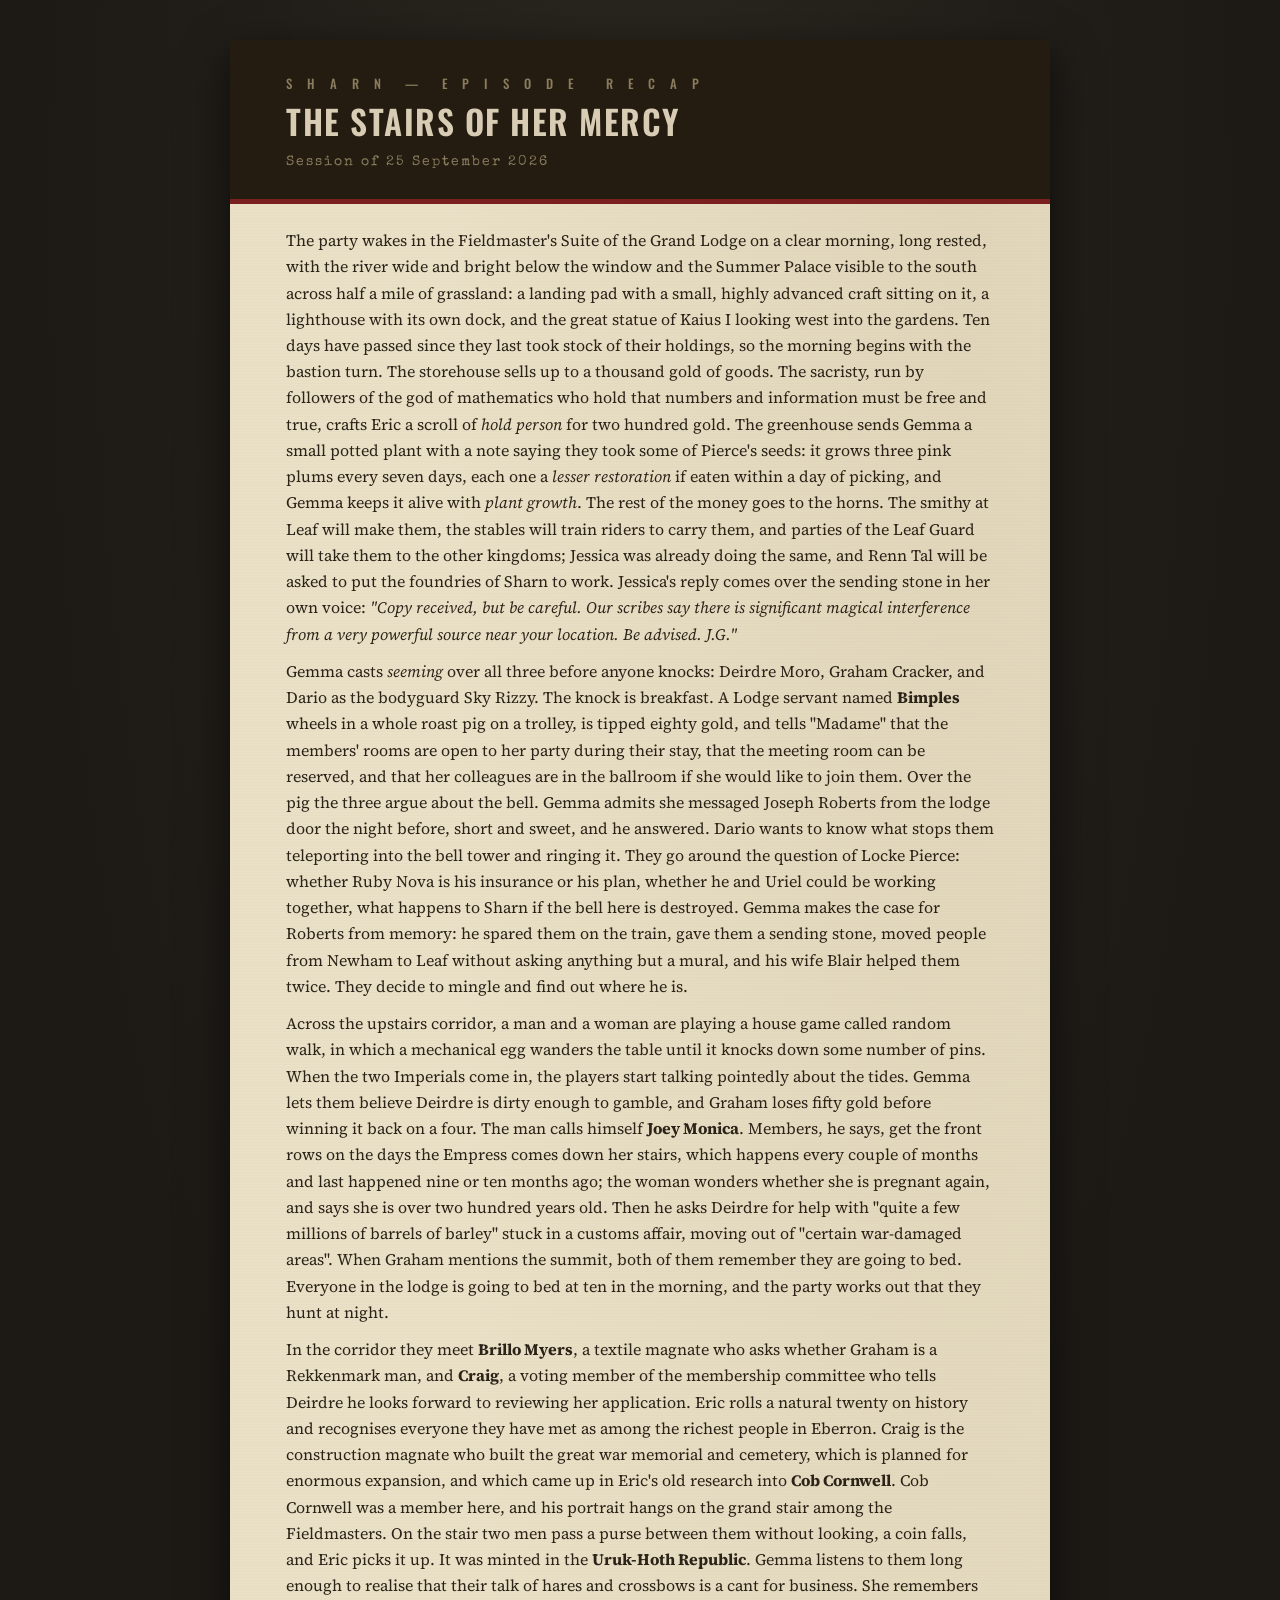
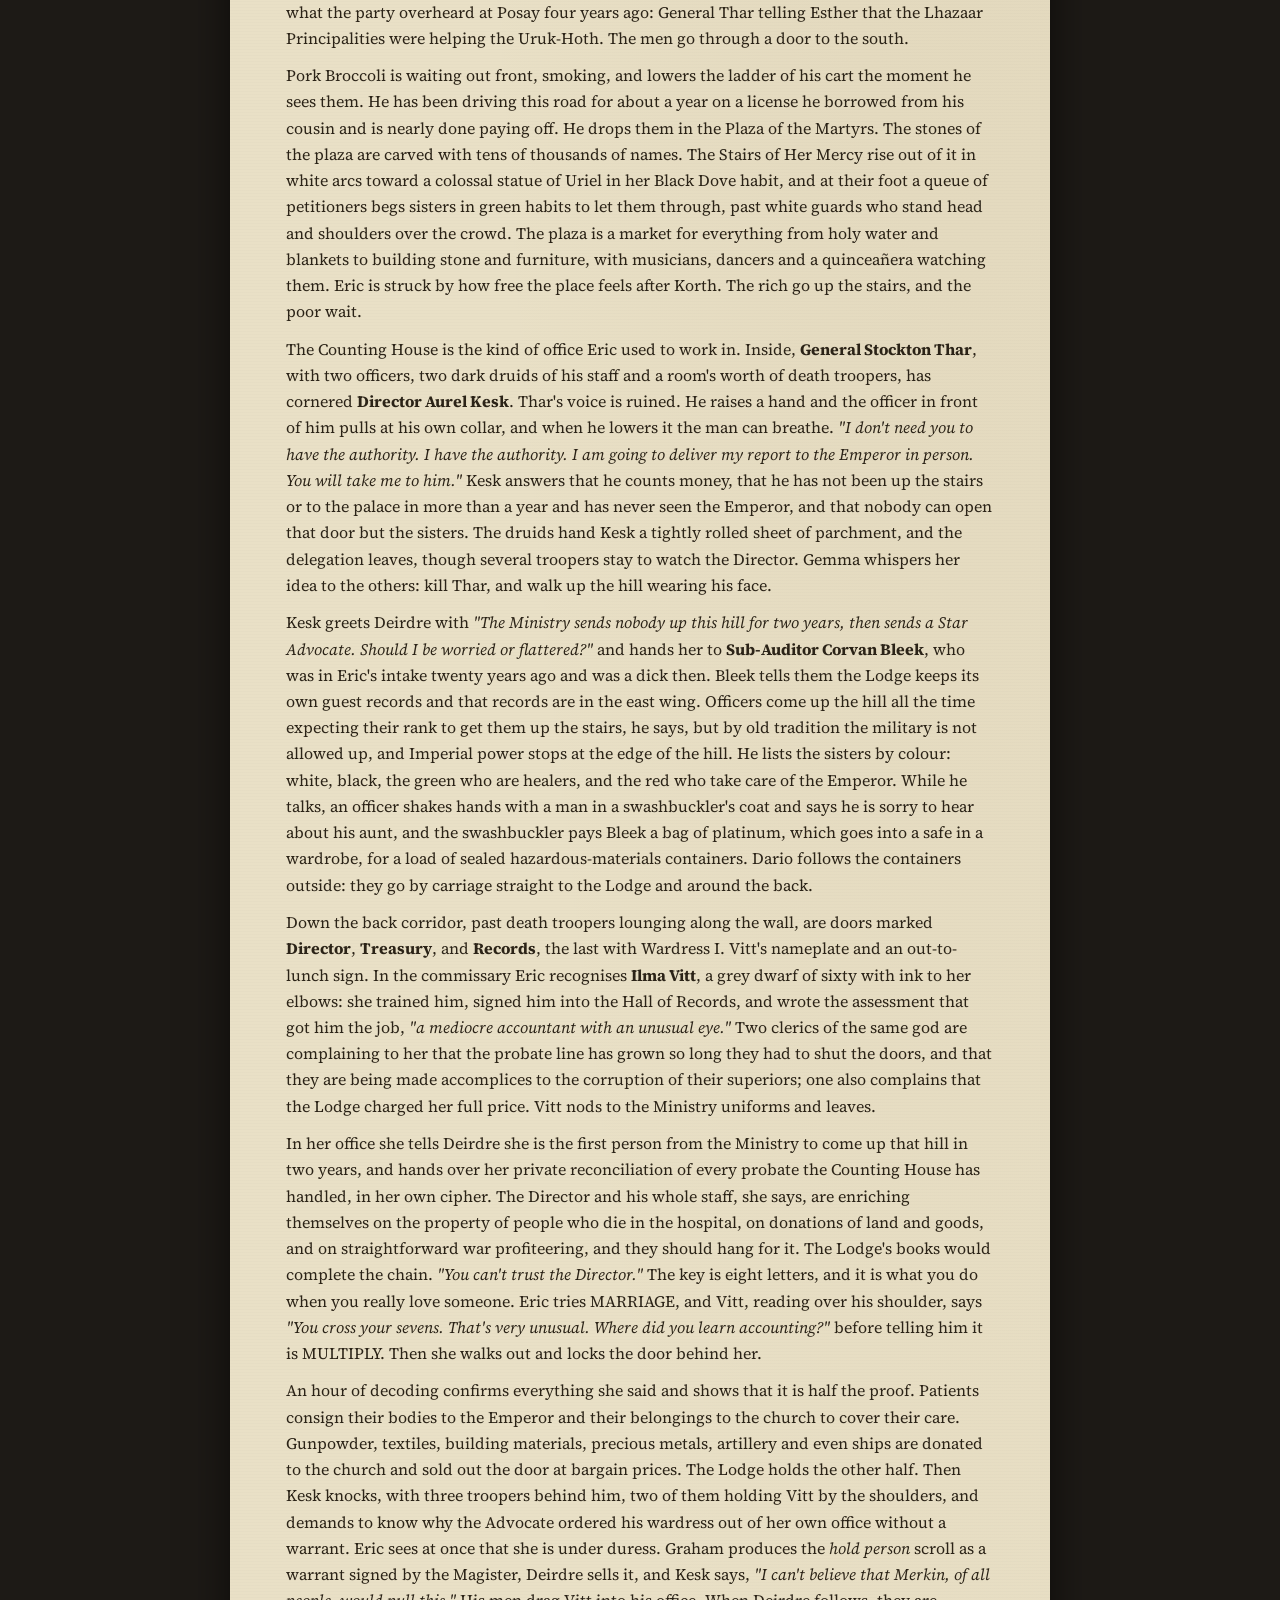
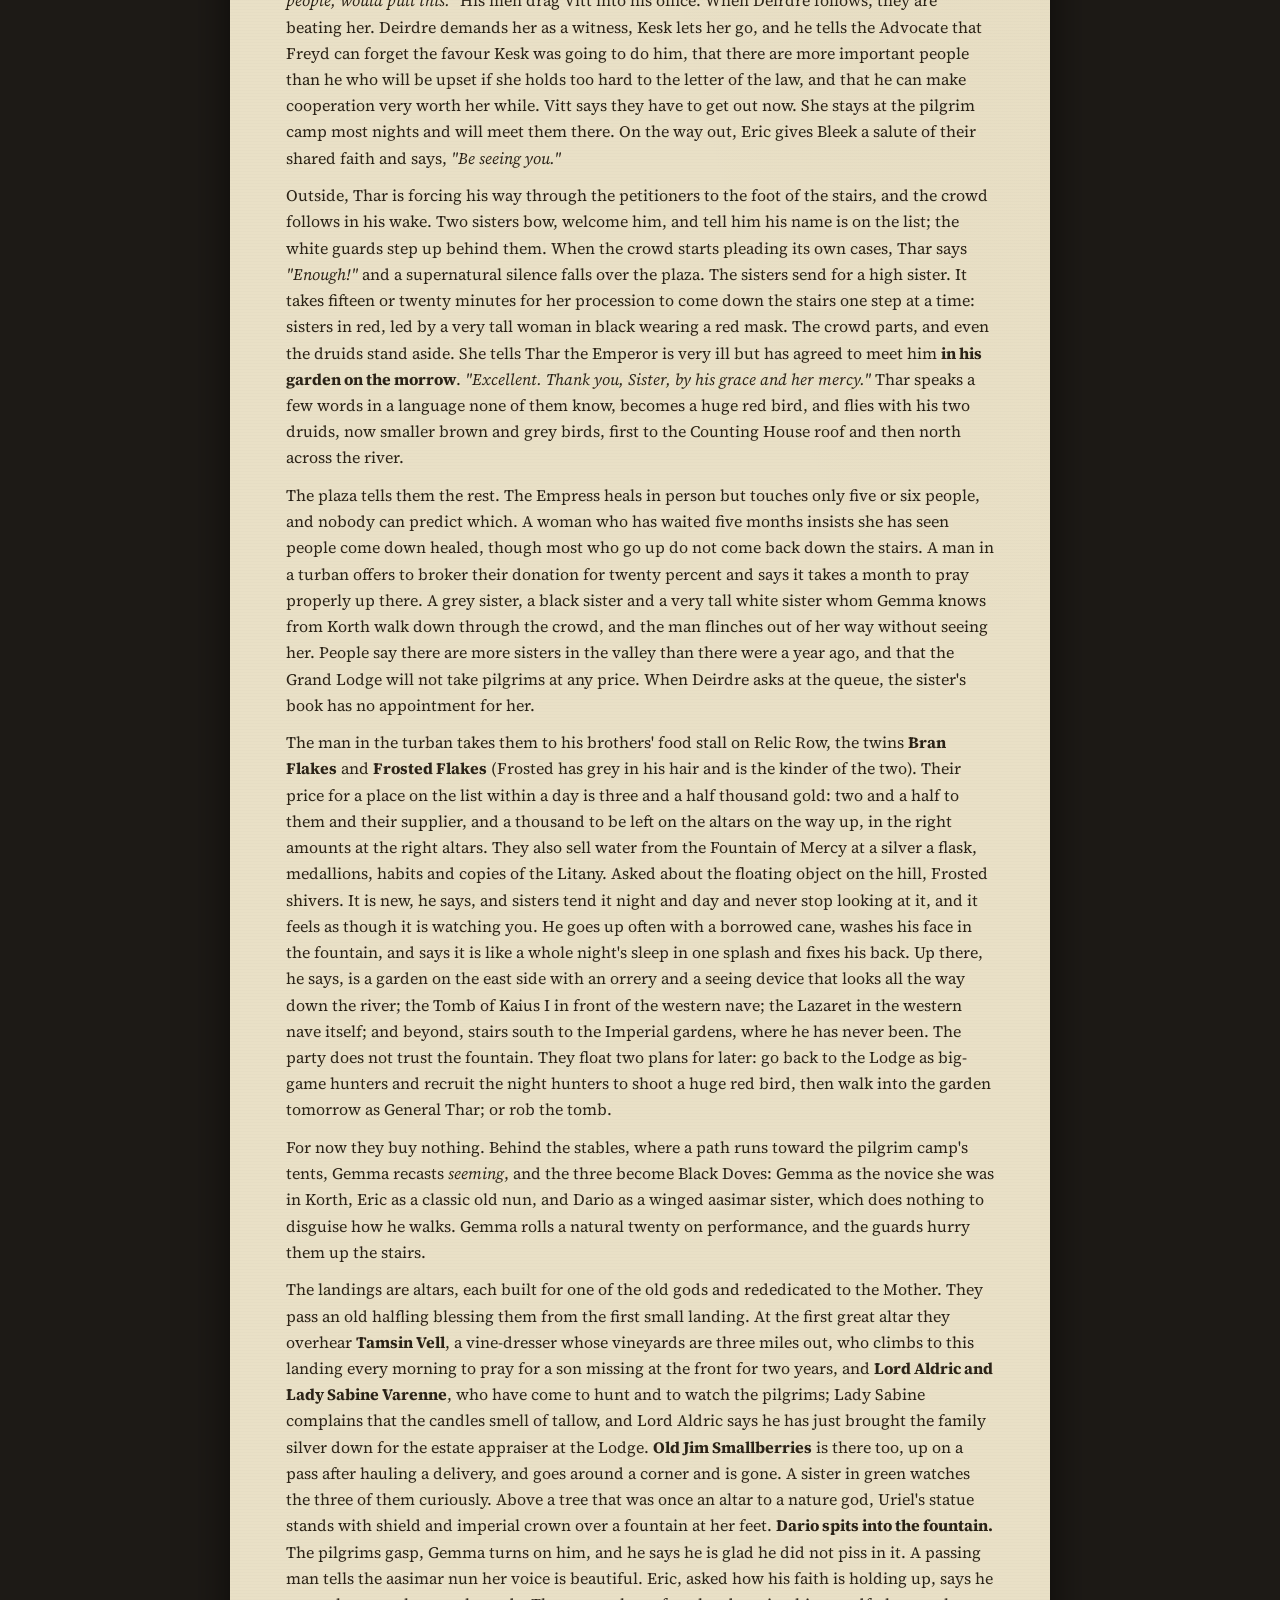
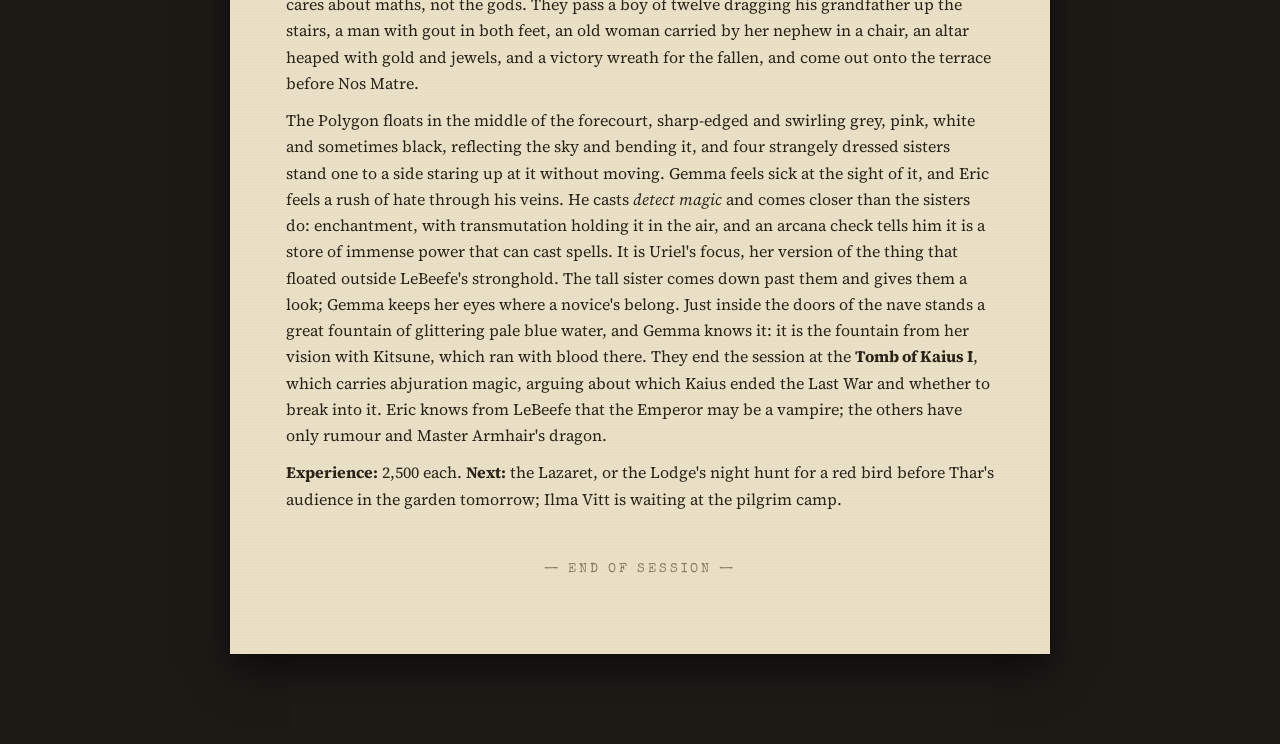
<file: session-2026-09-25-recap.html>
<!DOCTYPE html>
<html><head><meta charset="utf-8">
<meta name="viewport" content="width=device-width, initial-scale=1">
<title>SHARN — The Stairs of Her Mercy</title>
<link rel="preconnect" href="https://fonts.googleapis.com">
<link rel="preconnect" href="https://fonts.gstatic.com" crossorigin>
<link href="https://fonts.googleapis.com/css2?family=Oswald:wght@400;500;600&family=Source+Serif+4:ital,wght@0,400;0,600;1,400&family=Special+Elite&display=swap" rel="stylesheet">
<style>
*{box-sizing:border-box} html,body{margin:0;padding:0}
body{background:#1d1a16;color:#2b2317;font-family:'Source Serif 4',Georgia,serif;
 background-image:radial-gradient(ellipse 80% 50% at 50% 4%, rgba(230,210,160,.06), transparent 60%);
 padding:40px 12px 90px}
.sheet{max-width:820px;margin:0 auto;background:#e9e0c6;box-shadow:0 14px 40px rgba(0,0,0,.6);
 padding:0 0 64px;
 background-image:radial-gradient(ellipse at 90% 4%, rgba(120,90,40,.08), transparent 50%),
 repeating-linear-gradient(0deg, rgba(0,0,0,.01) 0 1px, transparent 1px 3px)}
.masthead{background:#241c10;color:#d8cdb4;padding:34px 56px 26px;
 border-bottom:5px solid #7a1f1f}
.masthead .campaign{font-family:'Oswald',sans-serif;font-weight:500;letter-spacing:6px;
 font-size:.8rem;color:#8a7c5e;margin:0 0 8px}
.masthead h1{font-family:'Oswald',sans-serif;font-weight:600;font-size:2.1rem;letter-spacing:1.5px;
 text-transform:uppercase;line-height:1.12;margin:0}
.masthead .date{font-family:'Special Elite',monospace;font-size:.85rem;color:#8a7c5e;
 letter-spacing:2px;margin:10px 0 0}
.inner{padding:12px 56px 0}
h2{font-family:'Oswald',sans-serif;font-weight:600;font-size:1.35rem;letter-spacing:1.5px;
 text-transform:uppercase;color:#5a1414;margin:2em 0 .5em;border-bottom:2px solid #5a1414;padding-bottom:5px}
h3{font-family:'Oswald',sans-serif;font-weight:500;font-size:1.08rem;letter-spacing:.8px;
 color:#3a2c14;margin:1.7em 0 .4em}
p{font-size:1rem;line-height:1.64;margin:.7em 0}
ul{margin:.6em 0;padding-left:1.4em} li{margin:.45em 0;line-height:1.55}
hr{border:none;border-top:1px solid rgba(90,20,20,.35);margin:2.2em 10%}
blockquote{margin:1.1em 0;padding:12px 20px;background:rgba(36,28,16,.06);
 border-left:4px solid #7a1f1f}
blockquote p{font-size:.98rem;line-height:1.6;margin:.4em 0}
code{font-family:'Special Elite',monospace;font-size:.85em;background:rgba(36,28,16,.08);
 padding:0 4px;border-radius:2px}
.tablewrap{overflow-x:auto;margin:1em 0}
table{border-collapse:collapse;width:100%;font-size:.9rem;line-height:1.45}
th{font-family:'Oswald',sans-serif;font-weight:500;letter-spacing:1px;font-size:.76rem;
 text-transform:uppercase;color:#5a1414;text-align:left;border-bottom:2px solid #5a1414;padding:6px 10px}
td{border-bottom:1px solid rgba(60,45,25,.3);padding:6px 10px;vertical-align:top}
.endmark{text-align:center;font-family:'Special Elite',monospace;font-size:.8rem;
 letter-spacing:3px;color:#8a7c5e;margin-top:48px}
@media (max-width:700px){.masthead{padding:26px 22px 20px} .inner{padding:10px 22px 0}
 .masthead h1{font-size:1.5rem}}
@media print{body{background:#fff;padding:0} .sheet{box-shadow:none;max-width:none}}
</style></head>
<body><div class="sheet">
<div class="masthead">
<p class="campaign">S H A R N &nbsp;—&nbsp; E P I S O D E &nbsp; R E C A P</p>
<h1>The Stairs of Her Mercy</h1>
<p class="date">Session of 25 September 2026</p>
</div>
<div class="inner">
<p>The party wakes in the Fieldmaster's Suite of the Grand Lodge on a clear morning, long rested, with the river wide and bright below the window and the Summer Palace visible to the south across half a mile of grassland: a landing pad with a small, highly advanced craft sitting on it, a lighthouse with its own dock, and the great statue of Kaius I looking west into the gardens. Ten days have passed since they last took stock of their holdings, so the morning begins with the bastion turn. The storehouse sells up to a thousand gold of goods. The sacristy, run by followers of the god of mathematics who hold that numbers and information must be free and true, crafts Eric a scroll of <em>hold person</em> for two hundred gold. The greenhouse sends Gemma a small potted plant with a note saying they took some of Pierce's seeds: it grows three pink plums every seven days, each one a <em>lesser restoration</em> if eaten within a day of picking, and Gemma keeps it alive with <em>plant growth</em>. The rest of the money goes to the horns. The smithy at Leaf will make them, the stables will train riders to carry them, and parties of the Leaf Guard will take them to the other kingdoms; Jessica was already doing the same, and Renn Tal will be asked to put the foundries of Sharn to work. Jessica's reply comes over the sending stone in her own voice: <em>"Copy received, but be careful. Our scribes say there is significant magical interference from a very powerful source near your location. Be advised. J.G."</em></p>
<p>Gemma casts <em>seeming</em> over all three before anyone knocks: Deirdre Moro, Graham Cracker, and Dario as the bodyguard Sky Rizzy. The knock is breakfast. A Lodge servant named <strong>Bimples</strong> wheels in a whole roast pig on a trolley, is tipped eighty gold, and tells "Madame" that the members' rooms are open to her party during their stay, that the meeting room can be reserved, and that her colleagues are in the ballroom if she would like to join them. Over the pig the three argue about the bell. Gemma admits she messaged Joseph Roberts from the lodge door the night before, short and sweet, and he answered. Dario wants to know what stops them teleporting into the bell tower and ringing it. They go around the question of Locke Pierce: whether Ruby Nova is his insurance or his plan, whether he and Uriel could be working together, what happens to Sharn if the bell here is destroyed. Gemma makes the case for Roberts from memory: he spared them on the train, gave them a sending stone, moved people from Newham to Leaf without asking anything but a mural, and his wife Blair helped them twice. They decide to mingle and find out where he is.</p>
<p>Across the upstairs corridor, a man and a woman are playing a house game called random walk, in which a mechanical egg wanders the table until it knocks down some number of pins. When the two Imperials come in, the players start talking pointedly about the tides. Gemma lets them believe Deirdre is dirty enough to gamble, and Graham loses fifty gold before winning it back on a four. The man calls himself <strong>Joey Monica</strong>. Members, he says, get the front rows on the days the Empress comes down her stairs, which happens every couple of months and last happened nine or ten months ago; the woman wonders whether she is pregnant again, and says she is over two hundred years old. Then he asks Deirdre for help with "quite a few millions of barrels of barley" stuck in a customs affair, moving out of "certain war-damaged areas". When Graham mentions the summit, both of them remember they are going to bed. Everyone in the lodge is going to bed at ten in the morning, and the party works out that they hunt at night.</p>
<p>In the corridor they meet <strong>Brillo Myers</strong>, a textile magnate who asks whether Graham is a Rekkenmark man, and <strong>Craig</strong>, a voting member of the membership committee who tells Deirdre he looks forward to reviewing her application. Eric rolls a natural twenty on history and recognises everyone they have met as among the richest people in Eberron. Craig is the construction magnate who built the great war memorial and cemetery, which is planned for enormous expansion, and which came up in Eric's old research into <strong>Cob Cornwell</strong>. Cob Cornwell was a member here, and his portrait hangs on the grand stair among the Fieldmasters. On the stair two men pass a purse between them without looking, a coin falls, and Eric picks it up. It was minted in the <strong>Uruk-Hoth Republic</strong>. Gemma listens to them long enough to realise that their talk of hares and crossbows is a cant for business. She remembers what the party overheard at Posay four years ago: General Thar telling Esther that the Lhazaar Principalities were helping the Uruk-Hoth. The men go through a door to the south.</p>
<p>Pork Broccoli is waiting out front, smoking, and lowers the ladder of his cart the moment he sees them. He has been driving this road for about a year on a license he borrowed from his cousin and is nearly done paying off. He drops them in the Plaza of the Martyrs. The stones of the plaza are carved with tens of thousands of names. The Stairs of Her Mercy rise out of it in white arcs toward a colossal statue of Uriel in her Black Dove habit, and at their foot a queue of petitioners begs sisters in green habits to let them through, past white guards who stand head and shoulders over the crowd. The plaza is a market for everything from holy water and blankets to building stone and furniture, with musicians, dancers and a quinceañera watching them. Eric is struck by how free the place feels after Korth. The rich go up the stairs, and the poor wait.</p>
<p>The Counting House is the kind of office Eric used to work in. Inside, <strong>General Stockton Thar</strong>, with two officers, two dark druids of his staff and a room's worth of death troopers, has cornered <strong>Director Aurel Kesk</strong>. Thar's voice is ruined. He raises a hand and the officer in front of him pulls at his own collar, and when he lowers it the man can breathe. <em>"I don't need you to have the authority. I have the authority. I am going to deliver my report to the Emperor in person. You will take me to him."</em> Kesk answers that he counts money, that he has not been up the stairs or to the palace in more than a year and has never seen the Emperor, and that nobody can open that door but the sisters. The druids hand Kesk a tightly rolled sheet of parchment, and the delegation leaves, though several troopers stay to watch the Director. Gemma whispers her idea to the others: kill Thar, and walk up the hill wearing his face.</p>
<p>Kesk greets Deirdre with <em>"The Ministry sends nobody up this hill for two years, then sends a Star Advocate. Should I be worried or flattered?"</em> and hands her to <strong>Sub-Auditor Corvan Bleek</strong>, who was in Eric's intake twenty years ago and was a dick then. Bleek tells them the Lodge keeps its own guest records and that records are in the east wing. Officers come up the hill all the time expecting their rank to get them up the stairs, he says, but by old tradition the military is not allowed up, and Imperial power stops at the edge of the hill. He lists the sisters by colour: white, black, the green who are healers, and the red who take care of the Emperor. While he talks, an officer shakes hands with a man in a swashbuckler's coat and says he is sorry to hear about his aunt, and the swashbuckler pays Bleek a bag of platinum, which goes into a safe in a wardrobe, for a load of sealed hazardous-materials containers. Dario follows the containers outside: they go by carriage straight to the Lodge and around the back.</p>
<p>Down the back corridor, past death troopers lounging along the wall, are doors marked <strong>Director</strong>, <strong>Treasury</strong>, and <strong>Records</strong>, the last with Wardress I. Vitt's nameplate and an out-to-lunch sign. In the commissary Eric recognises <strong>Ilma Vitt</strong>, a grey dwarf of sixty with ink to her elbows: she trained him, signed him into the Hall of Records, and wrote the assessment that got him the job, <em>"a mediocre accountant with an unusual eye."</em> Two clerics of the same god are complaining to her that the probate line has grown so long they had to shut the doors, and that they are being made accomplices to the corruption of their superiors; one also complains that the Lodge charged her full price. Vitt nods to the Ministry uniforms and leaves.</p>
<p>In her office she tells Deirdre she is the first person from the Ministry to come up that hill in two years, and hands over her private reconciliation of every probate the Counting House has handled, in her own cipher. The Director and his whole staff, she says, are enriching themselves on the property of people who die in the hospital, on donations of land and goods, and on straightforward war profiteering, and they should hang for it. The Lodge's books would complete the chain. <em>"You can't trust the Director."</em> The key is eight letters, and it is what you do when you really love someone. Eric tries MARRIAGE, and Vitt, reading over his shoulder, says <em>"You cross your sevens. That's very unusual. Where did you learn accounting?"</em> before telling him it is MULTIPLY. Then she walks out and locks the door behind her.</p>
<p>An hour of decoding confirms everything she said and shows that it is half the proof. Patients consign their bodies to the Emperor and their belongings to the church to cover their care. Gunpowder, textiles, building materials, precious metals, artillery and even ships are donated to the church and sold out the door at bargain prices. The Lodge holds the other half. Then Kesk knocks, with three troopers behind him, two of them holding Vitt by the shoulders, and demands to know why the Advocate ordered his wardress out of her own office without a warrant. Eric sees at once that she is under duress. Graham produces the <em>hold person</em> scroll as a warrant signed by the Magister, Deirdre sells it, and Kesk says, <em>"I can't believe that Merkin, of all people, would pull this."</em> His men drag Vitt into his office. When Deirdre follows, they are beating her. Deirdre demands her as a witness, Kesk lets her go, and he tells the Advocate that Freyd can forget the favour Kesk was going to do him, that there are more important people than he who will be upset if she holds too hard to the letter of the law, and that he can make cooperation very worth her while. Vitt says they have to get out now. She stays at the pilgrim camp most nights and will meet them there. On the way out, Eric gives Bleek a salute of their shared faith and says, <em>"Be seeing you."</em></p>
<p>Outside, Thar is forcing his way through the petitioners to the foot of the stairs, and the crowd follows in his wake. Two sisters bow, welcome him, and tell him his name is on the list; the white guards step up behind them. When the crowd starts pleading its own cases, Thar says <em>"Enough!"</em> and a supernatural silence falls over the plaza. The sisters send for a high sister. It takes fifteen or twenty minutes for her procession to come down the stairs one step at a time: sisters in red, led by a very tall woman in black wearing a red mask. The crowd parts, and even the druids stand aside. She tells Thar the Emperor is very ill but has agreed to meet him <strong>in his garden on the morrow</strong>. <em>"Excellent. Thank you, Sister, by his grace and her mercy."</em> Thar speaks a few words in a language none of them know, becomes a huge red bird, and flies with his two druids, now smaller brown and grey birds, first to the Counting House roof and then north across the river.</p>
<p>The plaza tells them the rest. The Empress heals in person but touches only five or six people, and nobody can predict which. A woman who has waited five months insists she has seen people come down healed, though most who go up do not come back down the stairs. A man in a turban offers to broker their donation for twenty percent and says it takes a month to pray properly up there. A grey sister, a black sister and a very tall white sister whom Gemma knows from Korth walk down through the crowd, and the man flinches out of her way without seeing her. People say there are more sisters in the valley than there were a year ago, and that the Grand Lodge will not take pilgrims at any price. When Deirdre asks at the queue, the sister's book has no appointment for her.</p>
<p>The man in the turban takes them to his brothers' food stall on Relic Row, the twins <strong>Bran Flakes</strong> and <strong>Frosted Flakes</strong> (Frosted has grey in his hair and is the kinder of the two). Their price for a place on the list within a day is three and a half thousand gold: two and a half to them and their supplier, and a thousand to be left on the altars on the way up, in the right amounts at the right altars. They also sell water from the Fountain of Mercy at a silver a flask, medallions, habits and copies of the Litany. Asked about the floating object on the hill, Frosted shivers. It is new, he says, and sisters tend it night and day and never stop looking at it, and it feels as though it is watching you. He goes up often with a borrowed cane, washes his face in the fountain, and says it is like a whole night's sleep in one splash and fixes his back. Up there, he says, is a garden on the east side with an orrery and a seeing device that looks all the way down the river; the Tomb of Kaius I in front of the western nave; the Lazaret in the western nave itself; and beyond, stairs south to the Imperial gardens, where he has never been. The party does not trust the fountain. They float two plans for later: go back to the Lodge as big-game hunters and recruit the night hunters to shoot a huge red bird, then walk into the garden tomorrow as General Thar; or rob the tomb.</p>
<p>For now they buy nothing. Behind the stables, where a path runs toward the pilgrim camp's tents, Gemma recasts <em>seeming</em>, and the three become Black Doves: Gemma as the novice she was in Korth, Eric as a classic old nun, and Dario as a winged aasimar sister, which does nothing to disguise how he walks. Gemma rolls a natural twenty on performance, and the guards hurry them up the stairs.</p>
<p>The landings are altars, each built for one of the old gods and rededicated to the Mother. They pass an old halfling blessing them from the first small landing. At the first great altar they overhear <strong>Tamsin Vell</strong>, a vine-dresser whose vineyards are three miles out, who climbs to this landing every morning to pray for a son missing at the front for two years, and <strong>Lord Aldric and Lady Sabine Varenne</strong>, who have come to hunt and to watch the pilgrims; Lady Sabine complains that the candles smell of tallow, and Lord Aldric says he has just brought the family silver down for the estate appraiser at the Lodge. <strong>Old Jim Smallberries</strong> is there too, up on a pass after hauling a delivery, and goes around a corner and is gone. A sister in green watches the three of them curiously. Above a tree that was once an altar to a nature god, Uriel's statue stands with shield and imperial crown over a fountain at her feet. <strong>Dario spits into the fountain.</strong> The pilgrims gasp, Gemma turns on him, and he says he is glad he did not piss in it. A passing man tells the aasimar nun her voice is beautiful. Eric, asked how his faith is holding up, says he cares about maths, not the gods. They pass a boy of twelve dragging his grandfather up the stairs, a man with gout in both feet, an old woman carried by her nephew in a chair, an altar heaped with gold and jewels, and a victory wreath for the fallen, and come out onto the terrace before Nos Matre.</p>
<p>The Polygon floats in the middle of the forecourt, sharp-edged and swirling grey, pink, white and sometimes black, reflecting the sky and bending it, and four strangely dressed sisters stand one to a side staring up at it without moving. Gemma feels sick at the sight of it, and Eric feels a rush of hate through his veins. He casts <em>detect magic</em> and comes closer than the sisters do: enchantment, with transmutation holding it in the air, and an arcana check tells him it is a store of immense power that can cast spells. It is Uriel's focus, her version of the thing that floated outside LeBeefe's stronghold. The tall sister comes down past them and gives them a look; Gemma keeps her eyes where a novice's belong. Just inside the doors of the nave stands a great fountain of glittering pale blue water, and Gemma knows it: it is the fountain from her vision with Kitsune, which ran with blood there. They end the session at the <strong>Tomb of Kaius I</strong>, which carries abjuration magic, arguing about which Kaius ended the Last War and whether to break into it. Eric knows from LeBeefe that the Emperor may be a vampire; the others have only rumour and Master Armhair's dragon.</p>
<p><strong>Experience:</strong> 2,500 each. <strong>Next:</strong> the Lazaret, or the Lodge's night hunt for a red bird before Thar's audience in the garden tomorrow; Ilma Vitt is waiting at the pilgrim camp.</p>
<p class="endmark">— END OF SESSION —</p>
</div>
</div></body></html>
</file>
